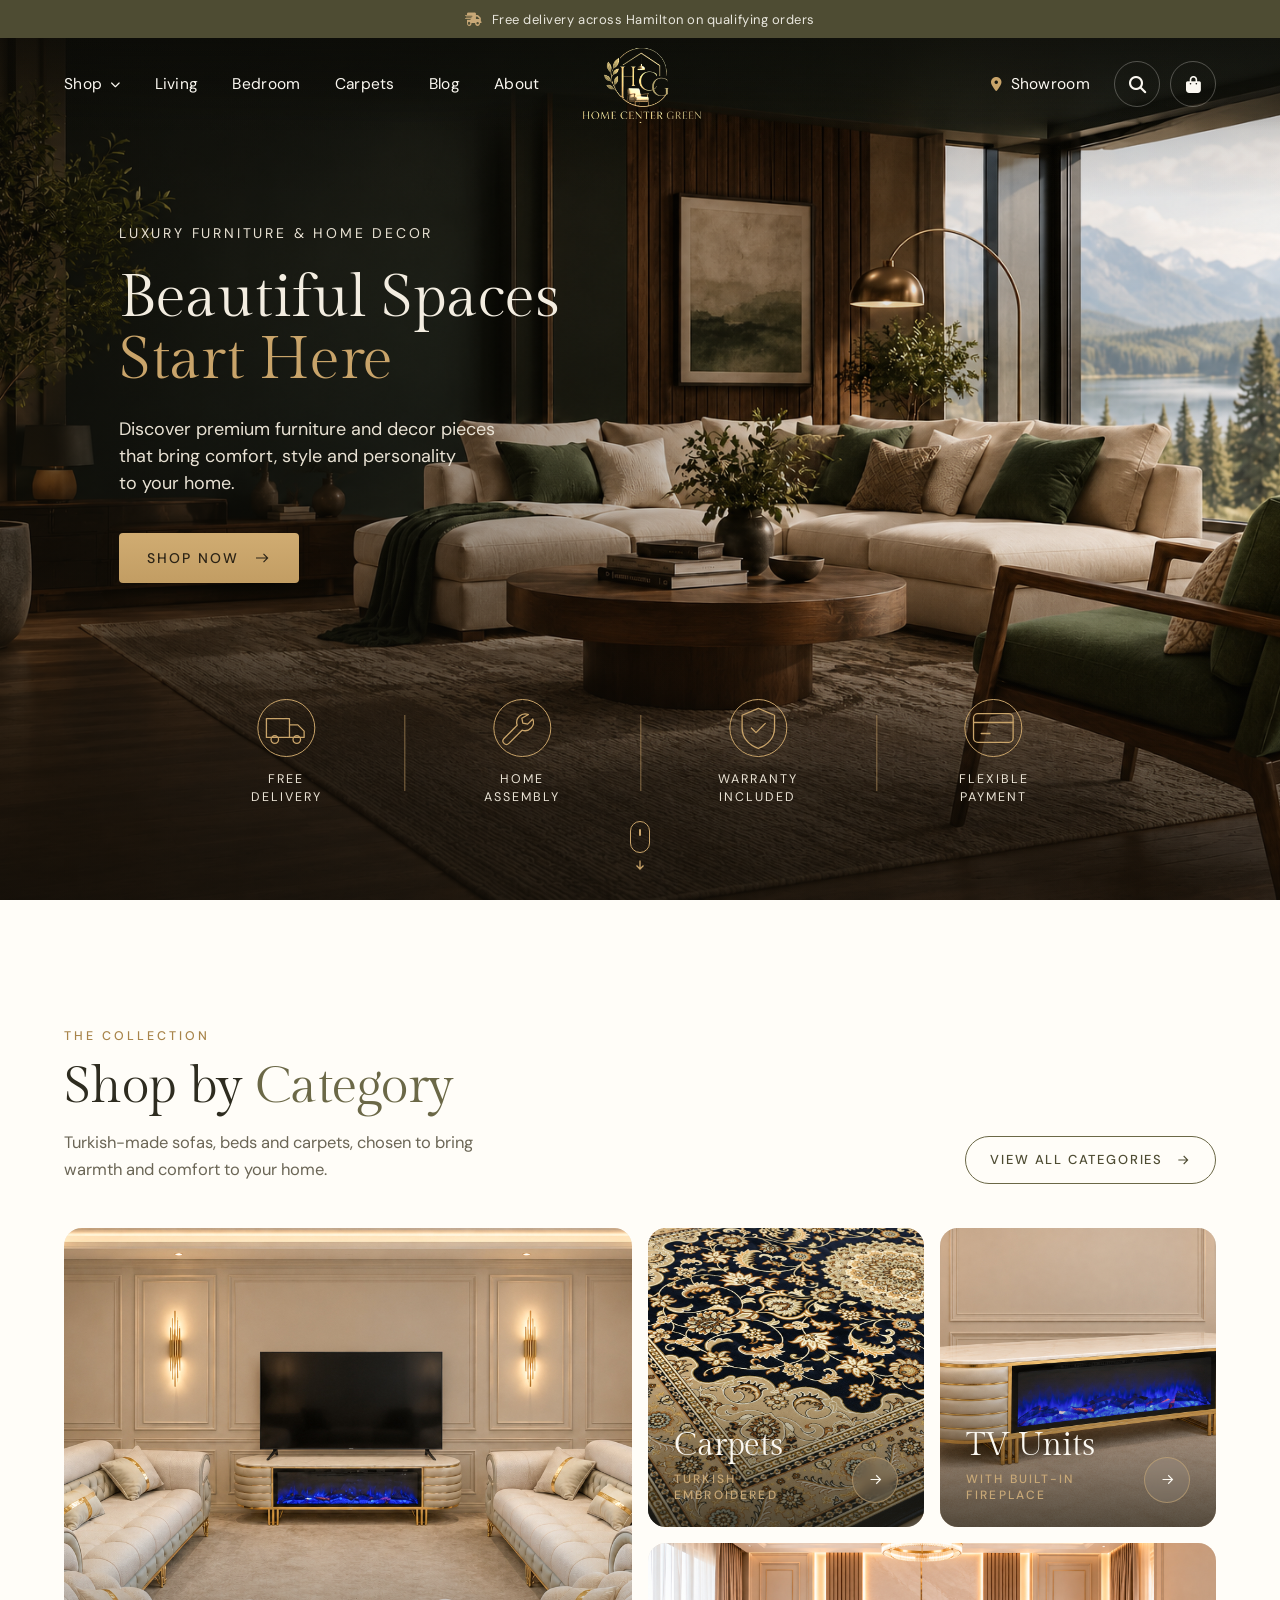
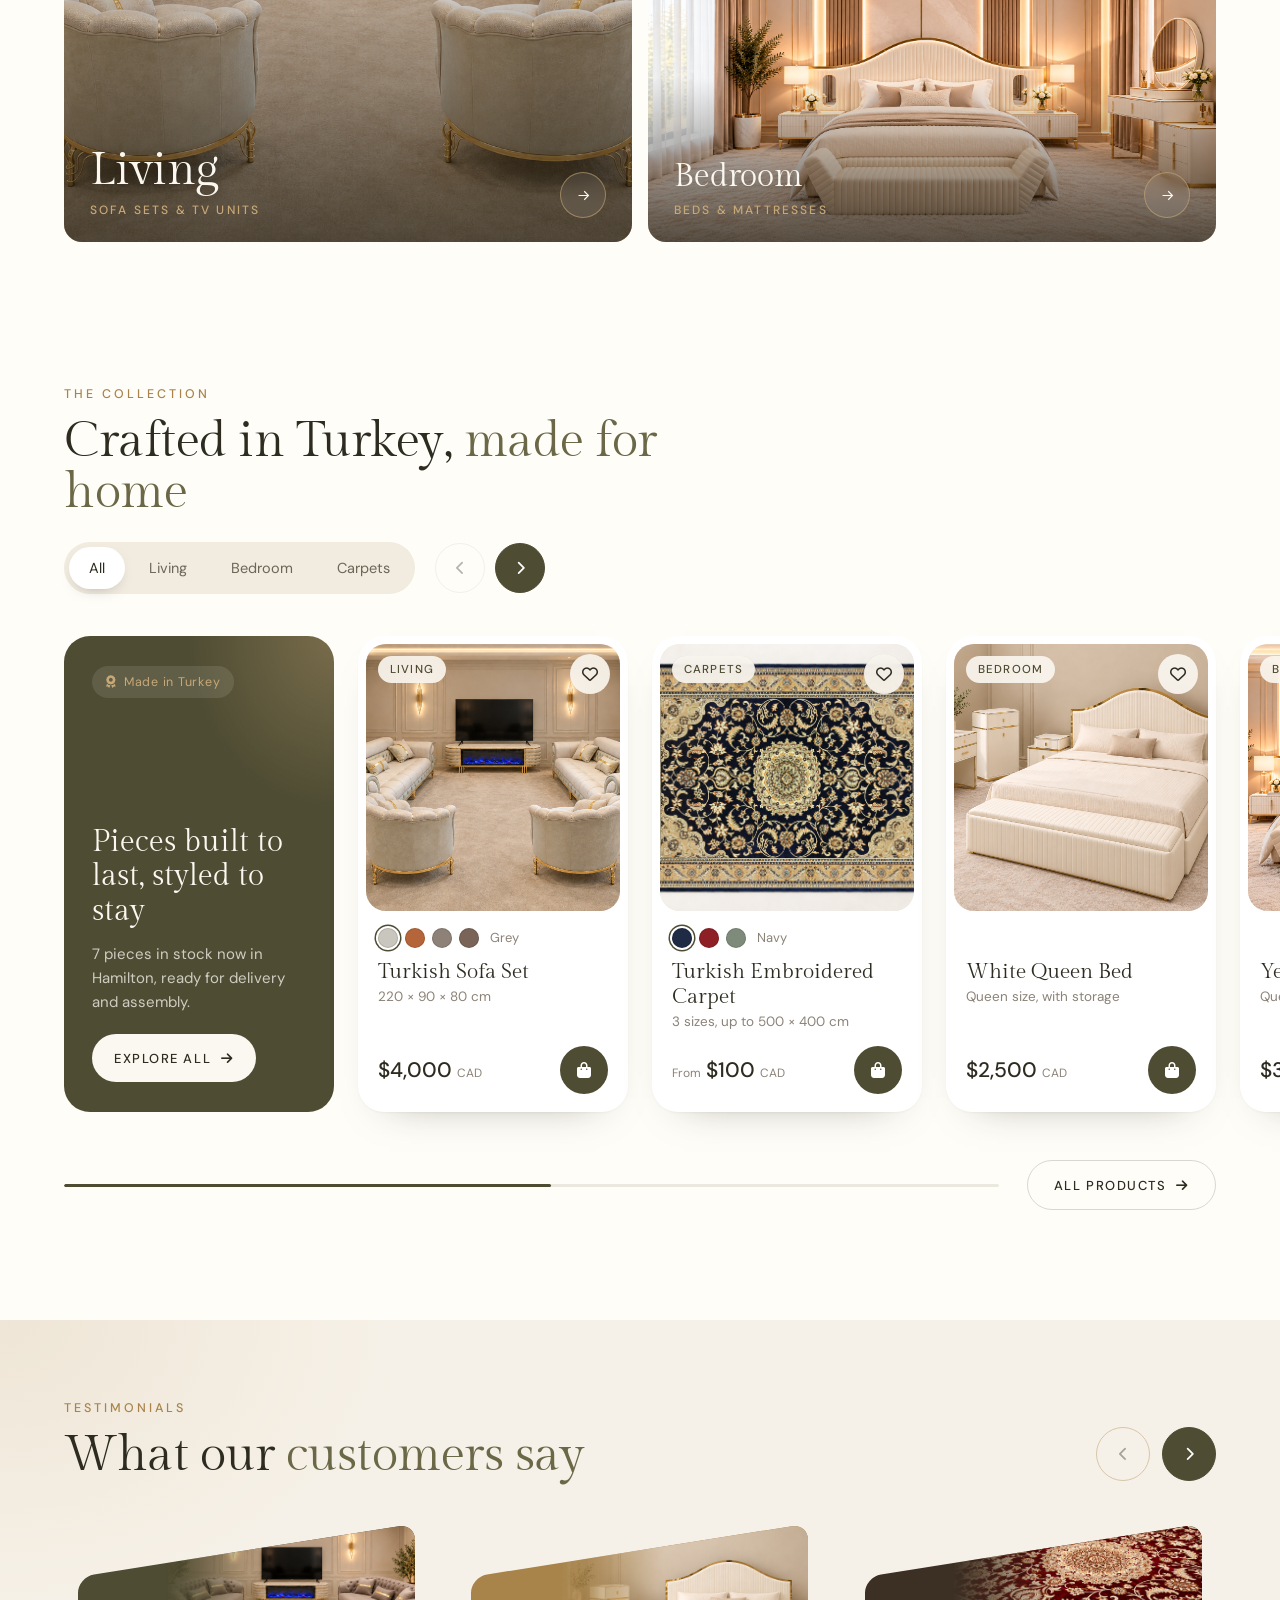
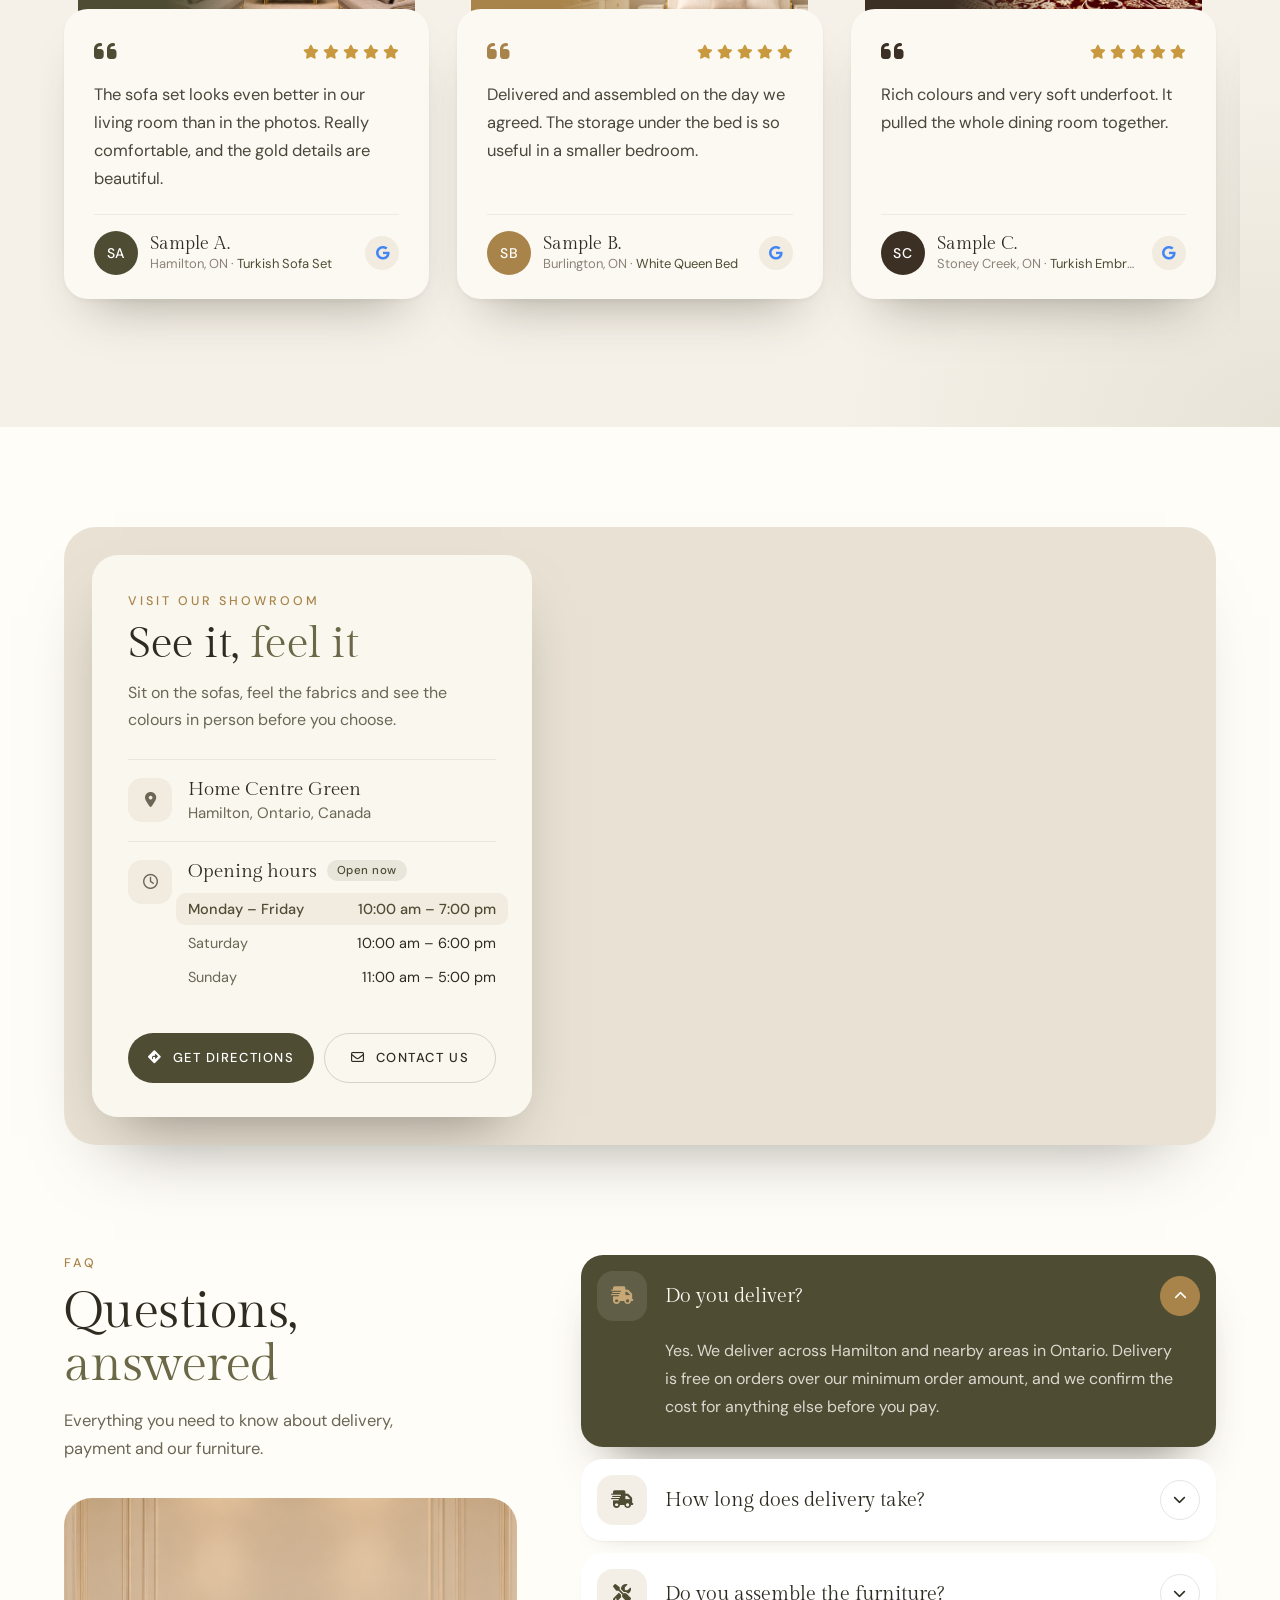
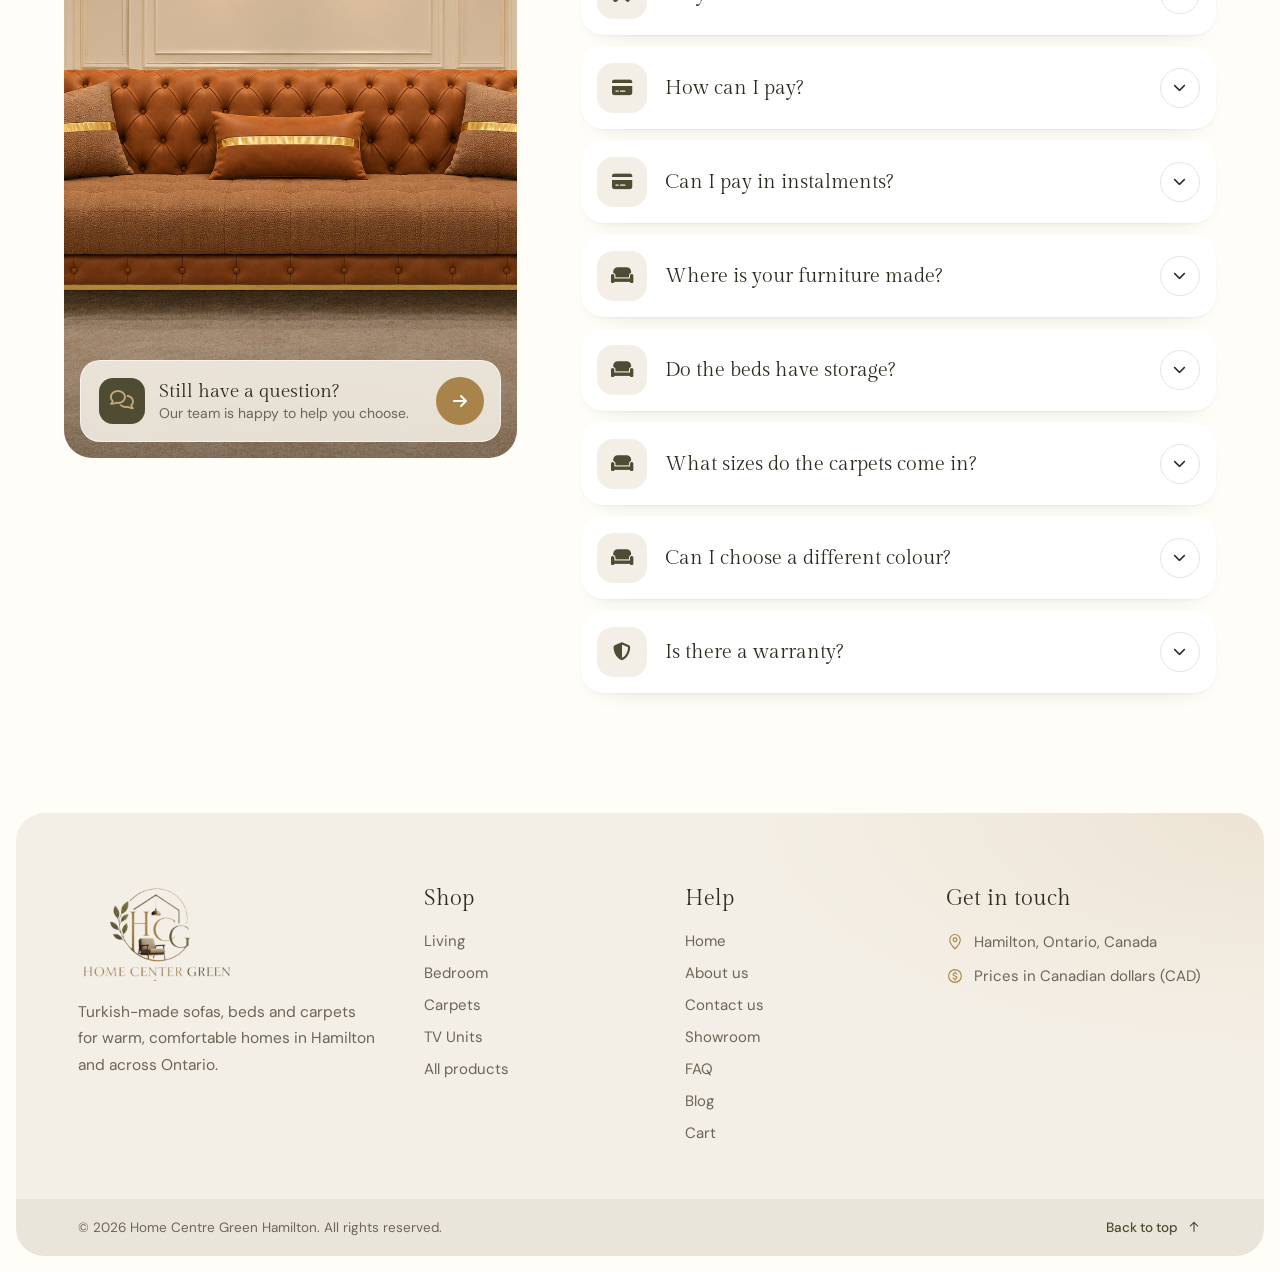
<file: index.html>
<!DOCTYPE html>
<html lang="en">

<head>
    <meta charset="UTF-8">
    <meta name="viewport" content="width=device-width, initial-scale=1.0">
    <title>Home Centre Green Hamilton</title>
    <link rel="icon" type="image/x-icon" href="assets/imgs/fav.png">

    <link rel="preconnect" href="https://fonts.googleapis.com">
    <link rel="preconnect" href="https://fonts.gstatic.com" crossorigin>
    <link
        href="https://fonts.googleapis.com/css2?family=Marcellus&family=Montserrat:wght@400;500;600&family=Roboto+Slab:wght@400&family=Roboto:wght@300&family=Epilogue:wght@300;400;500&family=Tenor+Sans&family=Inter:wght@400;500;600&family=Gilda+Display&family=DM+Sans:wght@400;500&family=Cormorant+Garamond:ital,wght@1,500;1,600&display=swap"
        rel="stylesheet">
    <link rel="stylesheet" href="assets/vendor/fontawesome/css/all.min.css?v=f2a96686">
    <link rel="stylesheet" href="assets/css/master.css?v=1840488e">
</head>

<body>
    <!-- ================= HEADER ================= -->
    <header class="hh-header" id="siteHeader">
        <!-- announcement strip: messages rotate (assets/js/header.js) -->
        <div class="hh-topbar">
            <div class="hh-msgs" aria-live="polite">
                <p class="hh-msg is-active"><i class="fa-solid fa-truck-fast" aria-hidden="true"></i> Free delivery across Hamilton on qualifying orders</p>
                <p class="hh-msg"><i class="fa-solid fa-store" aria-hidden="true"></i> Visit our showroom in Hamilton — <a href="#showroom">get directions</a></p>
                <p class="hh-msg"><i class="fa-regular fa-credit-card" aria-hidden="true"></i> Flexible payment options available</p>
            </div>
        </div>

        <div class="hh-bar">
            <button class="hh-burger" id="menuToggle" aria-label="Open menu" aria-expanded="false" aria-controls="mmenu"><span></span><span></span><span></span></button>

            <nav class="hh-nav hh-nav-left" aria-label="Main">
                <div class="hh-shop">
                    <button type="button" class="hh-link hh-shop-btn" aria-expanded="false" aria-controls="hhMega">Shop <i class="fa-solid fa-chevron-down" aria-hidden="true"></i></button>
                </div>
                <a class="hh-link" href="shop.html?cat=living">Living</a>
                <a class="hh-link" href="shop.html?cat=bedroom">Bedroom</a>
                <a class="hh-link" href="shop.html?cat=carpets">Carpets</a>
                <a class="hh-link" href="blog.html">Blog</a>
                <a class="hh-link" href="about.html">About</a>
            </nav>

            <a href="index.html" class="hh-logo" aria-label="Home Centre Green Hamilton - Home">
                <img src="assets/imgs/logo.png" alt="Home Centre Green Hamilton">
            </a>

            <div class="hh-right">
                <a class="hh-link hh-showroom" href="#showroom"><i class="fa-solid fa-location-dot" aria-hidden="true"></i> Showroom</a>
                <button type="button" class="hh-icon" id="hhSearchBtn" aria-label="Search" aria-expanded="false" aria-controls="hhSearch"><i class="fa-solid fa-magnifying-glass" aria-hidden="true"></i></button>
                <a class="hh-icon hh-cart" href="cart.html" aria-label="Cart"><i class="fa-solid fa-bag-shopping" aria-hidden="true"></i><span class="cart-count" id="cartCount"></span></a>
            </div>
        </div>

        <!-- Shop mega menu -->
        <div class="hh-mega" id="hhMega" hidden>
            <div class="hh-mega-inner">
                <div class="hh-mega-list">
                    <span class="hh-mega-title">Shop by room</span>
                    <a href="shop.html?cat=living"><i class="fa-solid fa-couch" aria-hidden="true"></i> Living</a>
                    <a href="shop.html?cat=bedroom"><i class="fa-solid fa-bed" aria-hidden="true"></i> Bedroom</a>
                    <a href="shop.html?cat=carpets"><i class="fa-solid fa-rug" aria-hidden="true"></i> Carpets</a>
                    <a href="shop.html?cat=tv-units"><i class="fa-solid fa-tv" aria-hidden="true"></i> TV Units</a>
                    <a href="shop.html" class="hh-mega-all">All products <i class="fa-solid fa-arrow-right" aria-hidden="true"></i></a>
                </div>
                <div class="hh-mega-cats">
                    <a href="shop.html?cat=living" class="hh-cat"><img src="assets/imgs/products/sofa-set/grey/1.jpg" alt="" loading="lazy"><span>Living</span></a>
                    <a href="shop.html?cat=bedroom" class="hh-cat"><img src="assets/imgs/products/queen-bed-yellow/1.jpg" alt="" loading="lazy"><span>Bedroom</span></a>
                    <a href="shop.html?cat=carpets" class="hh-cat"><img src="assets/imgs/products/carpet/navy/2.jpg" alt="" loading="lazy"><span>Carpets</span></a>
                    <a href="shop.html?cat=tv-units" class="hh-cat"><img src="assets/imgs/products/tv-fireplace/1.jpg" alt="" loading="lazy"><span>TV Units</span></a>
                </div>
                <a href="product.html?p=D0-0002" class="hh-feature">
                    <img src="assets/imgs/products/sofa-set/rust/2.jpg" alt="" loading="lazy">
                    <span class="hh-feature-body">
                        <small>Featured</small>
                        <strong>Turkish Sofa Set</strong>
                        <span>4 colours · $4,000</span>
                        <em>Shop now <i class="fa-solid fa-arrow-right" aria-hidden="true"></i></em>
                    </span>
                </a>
            </div>
        </div>

        <!-- search panel: live results from the product list -->
        <div class="hh-search" id="hhSearch" hidden>
            <div class="hh-search-inner">
                <label class="hh-search-field">
                    <i class="fa-solid fa-magnifying-glass" aria-hidden="true"></i>
                    <span class="sr-only">Search products</span>
                    <input type="search" id="hhSearchInput" placeholder="Search sofas, beds, carpets…" autocomplete="off">
                    <button type="button" class="hh-search-close" aria-label="Close search"><i class="fa-solid fa-xmark" aria-hidden="true"></i></button>
                </label>
                <div class="hh-search-popular">
                    <span>Popular:</span>
                    <button type="button" data-q="sofa">Sofa set</button>
                    <button type="button" data-q="queen">Queen beds</button>
                    <button type="button" data-q="carpet">Carpets</button>
                    <button type="button" data-q="tv">TV unit</button>
                </div>
                <div class="hh-results" role="list"></div>
            </div>
        </div>
    </header>
    <div class="hh-scrim" id="hhScrim" hidden></div>

    <!-- ================= SIDEBAR (mobile menu) ================= -->
    <div class="mmenu-backdrop" id="menuBackdrop" aria-hidden="true"></div>
    <div class="mmenu" id="mmenu" role="dialog" aria-modal="true" aria-label="Menu" aria-hidden="true">
        <div class="mmenu-top">
            <a href="index.html" class="mmenu-logo"><img src="assets/imgs/logo.png" alt="Home Centre Green Hamilton"></a>
            <button type="button" class="mmenu-close" id="menuClose" aria-label="Close menu"><span></span><span></span></button>
        </div>

        <div class="mmenu-body">
            <!-- page links: the current page gets aria-current from master.js -->
            <nav class="mm-nav" aria-label="Mobile">
                <ol>
                    <li class="mm-in"><a href="index.html" class="mm-link"><span class="mm-ic"><svg viewBox="0 0 24 24" aria-hidden="true"><path d="M4 10.5 12 4l8 6.5V20a1 1 0 0 1-1 1h-4.5v-6h-5v6H5a1 1 0 0 1-1-1z" /></svg></span><span class="mm-name">Home</span><span class="mm-arrow"><svg viewBox="0 0 24 24" aria-hidden="true"><path d="M9 6l6 6-6 6" /></svg></span></a></li>
                    <li class="mm-in"><a href="shop.html" class="mm-link"><span class="mm-ic"><svg viewBox="0 0 24 24" aria-hidden="true"><path d="M5 8h14l-1.2 12H6.2z" /><path d="M9 8V6a3 3 0 0 1 6 0v2" /></svg></span><span class="mm-name">Shop</span><span class="mm-arrow"><svg viewBox="0 0 24 24" aria-hidden="true"><path d="M9 6l6 6-6 6" /></svg></span></a></li>
                    <li class="mm-in"><a href="#showroom" class="mm-link"><span class="mm-ic"><i class="fa-solid fa-location-dot" aria-hidden="true"></i></span><span class="mm-name">Showroom</span><span class="mm-arrow"><svg viewBox="0 0 24 24" aria-hidden="true"><path d="M9 6l6 6-6 6" /></svg></span></a></li>
                    <li class="mm-in"><a href="about.html" class="mm-link"><span class="mm-ic"><i class="fa-solid fa-leaf" aria-hidden="true"></i></span><span class="mm-name">About</span><span class="mm-arrow"><svg viewBox="0 0 24 24" aria-hidden="true"><path d="M9 6l6 6-6 6" /></svg></span></a></li>
                    <li class="mm-in"><a href="#faq" class="mm-link"><span class="mm-ic"><i class="fa-regular fa-circle-question" aria-hidden="true"></i></span><span class="mm-name">FAQ</span><span class="mm-arrow"><svg viewBox="0 0 24 24" aria-hidden="true"><path d="M9 6l6 6-6 6" /></svg></span></a></li>
                    <li class="mm-in"><a href="blog.html" class="mm-link"><span class="mm-ic"><i class="fa-regular fa-newspaper" aria-hidden="true"></i></span><span class="mm-name">Blog</span><span class="mm-arrow"><svg viewBox="0 0 24 24" aria-hidden="true"><path d="M9 6l6 6-6 6" /></svg></span></a></li>
                    <li class="mm-in"><a href="contact.html" class="mm-link"><span class="mm-ic"><svg viewBox="0 0 24 24" aria-hidden="true"><path d="M5 4h4l2 5-2.5 1.5a11 11 0 0 0 5 5L15 13l5 2v4a1 1 0 0 1-1 1A16 16 0 0 1 4 5a1 1 0 0 1 1-1z" /></svg></span><span class="mm-name">Contact</span><span class="mm-arrow"><svg viewBox="0 0 24 24" aria-hidden="true"><path d="M9 6l6 6-6 6" /></svg></span></a></li>
                </ol>
            </nav>

            <!-- featured edit -->
            <a href="shop.html" class="mm-feature mm-in">
                <span class="mm-feature-img" style="background-image:url('assets/imgs/bg.png')"></span>
                <span class="mm-feature-copy">
                    <small>The living edit</small>
                    <strong>Warm woods,<br>soft linens</strong>
                    <span class="mm-feature-cta">Shop the look <svg viewBox="0 0 24 24" aria-hidden="true"><path d="M5 12h14M13 6l6 6-6 6" /></svg></span>
                </span>
            </a>

            <!-- help -->
            <div class="mm-help mm-in">
                <div class="mm-help-text">
                    <strong>Have a question about a piece?</strong>
                    <span>Ask us about sizes, colours or availability.</span>
                </div>
                <a href="contact.html" class="mm-help-btn">Contact us <svg viewBox="0 0 24 24" aria-hidden="true"><path d="M5 12h14M13 6l6 6-6 6" /></svg></a>
            </div>
        </div>
    </div>

    <main>
        <!-- ================= HERO v3 ================= -->
        <section class="hv-hero" id="hvHero" aria-roledescription="carousel" aria-label="Featured">
            <div class="hv-slides">
                <div class="hv-slide is-active">
                    <div class="hv-bg" style="background-image:url('assets/imgs/bg.png')"></div>
                    <div class="hv-content">
                        <p class="hv-eyebrow">Luxury Furniture &amp; Home Decor</p>
                        <h1 class="hv-title"><span>Beautiful Spaces</span><span class="hv-gold">Start Here</span></h1>
                        <p class="hv-desc">Discover premium furniture and decor pieces<br> that bring comfort, style and
                            personality<br> to your home.</p>
                        <a href="shop.html" class="hv-btn">Shop Now <svg viewBox="0 0 24 24" aria-hidden="true">
                                <path d="M4 12h15M14 6.5l5.5 5.5-5.5 5.5" />
                            </svg></a>
                    </div>
                </div>

                <div class="hv-slide hv-light">
                    <div class="hv-bg"
                        style="background-image:url('assets/imgs/products/queen-bed-yellow/1.jpg')">
                    </div>
                    <div class="hv-content">
                        <p class="hv-eyebrow">Turkish Bedroom Collection</p>
                        <h2 class="hv-title"><span>Rest in</span><span class="hv-gold">Pure Comfort</span></h2>
                        <p class="hv-desc">Upholstered queen and single beds<br> with built-in storage.</p>
                        <a href="shop.html?cat=bedroom" class="hv-btn">Shop Bedroom <svg viewBox="0 0 24 24" aria-hidden="true">
                                <path d="M4 12h15M14 6.5l5.5 5.5-5.5 5.5" />
                            </svg></a>
                    </div>
                </div>
            </div>

            <ul class="hv-features">
                <li>
                    <span class="hv-ic"><svg viewBox="1.5 3 21 18" aria-hidden="true">
                            <path d="M2.5 7.5h11v9h-11zM13.5 10.5h4l3 3v3h-7z" /><circle cx="6.5" cy="17.5" r="1.8" /><circle cx="17" cy="17.5" r="1.8" />
                        </svg></span>
                    <span class="hv-label">Free<br>Delivery</span>
                </li>
                <li>
                    <span class="hv-ic"><svg viewBox="3 3 18 18" aria-hidden="true">
                            <path d="M14.5 6.5a3.5 3.5 0 0 0-4.6 4.4L4.5 16.3a1.4 1.4 0 0 0 2 2l5.4-5.4a3.5 3.5 0 0 0 4.4-4.6l-2.1 2.1-2-.4-.4-2z" />
                        </svg></span>
                    <span class="hv-label">Home<br>Assembly</span>
                </li>
                <li>
                    <span class="hv-ic"><svg viewBox="3 2.5 18 19" aria-hidden="true">
                            <path d="M12 3.5l7 3v5.5c0 4.3-2.9 7.4-7 8.8-4.1-1.4-7-4.5-7-8.8V6.5z" /><path d="M9 12l2 2 4-4" />
                        </svg></span>
                    <span class="hv-label">Warranty<br>Included</span>
                </li>
                <li>
                    <span class="hv-ic"><svg viewBox="2 3.5 20 17" aria-hidden="true">
                            <rect x="3" y="5.5" width="18" height="13" rx="2" /><path d="M3 9.5h18M6.5 14.5h4" />
                        </svg></span>
                    <span class="hv-label">Flexible<br>Payment</span>
                </li>
            </ul>

            <a href="#catalog" class="hv-scroll" aria-label="Scroll to content">
                <span class="hv-mouse"></span>
                <svg viewBox="0 0 12 12" aria-hidden="true">
                    <path d="M6 1.5v8M2.5 6.5L6 10l3.5-3.5" />
                </svg>
            </a>
        </section>

        <!-- ================= SHOP BY CATEGORY ================= -->
        <section class="catalog" id="catalog">
            <div class="cat-head">
                <div>
                    <span class="cat-eyebrow">The Collection</span>
                    <h2>Shop by <em>Category</em></h2>
                    <p>Turkish-made sofas, beds and carpets, chosen to bring warmth and comfort to your home.</p>
                </div>
                <a href="shop.html" class="view-all">View all categories <svg viewBox="0 0 24 24" aria-hidden="true">
                        <path d="M5 12h14M13 6l6 6-6 6" />
                    </svg></a>
            </div>
            <div class="bento">
                <a href="shop.html?cat=living" class="tile t-living reveal">
                    <span class="img" style="background-image:url('assets/imgs/products/sofa-set/grey/1.jpg')"></span>
                    <span class="tile-body"><span><span class="tile-name">Living</span><span class="tile-count">Sofa sets &amp; TV units</span></span><span class="tile-go" aria-hidden="true"><svg viewBox="0 0 24 24">
                                <path d="M5 12h14M13 6l6 6-6 6" />
                            </svg></span></span>
                </a>
                <a href="shop.html?cat=carpets" class="tile t-lighting reveal">
                    <span class="img" style="background-image:url('assets/imgs/products/carpet/navy/2.jpg')"></span>
                    <span class="tile-body"><span><span class="tile-name">Carpets</span><span class="tile-count">Turkish embroidered</span></span><span class="tile-go" aria-hidden="true"><svg viewBox="0 0 24 24">
                                <path d="M5 12h14M13 6l6 6-6 6" />
                            </svg></span></span>
                </a>
                <a href="shop.html?cat=tv-units" class="tile t-dining reveal">
                    <span class="img" style="background-image:url('assets/imgs/products/tv-fireplace/1.jpg')"></span>
                    <span class="tile-body"><span><span class="tile-name">TV Units</span><span class="tile-count">With built-in fireplace</span></span><span class="tile-go" aria-hidden="true"><svg viewBox="0 0 24 24">
                                <path d="M5 12h14M13 6l6 6-6 6" />
                            </svg></span></span>
                </a>
                <a href="shop.html?cat=bedroom" class="tile t-bedroom reveal">
                    <span class="img" style="background-image:url('assets/imgs/products/queen-bed-yellow/1.jpg')"></span>
                    <span class="tile-body"><span><span class="tile-name">Bedroom</span><span class="tile-count">Beds &amp; mattresses</span></span><span class="tile-go" aria-hidden="true"><svg viewBox="0 0 24 24">
                                <path d="M5 12h14M13 6l6 6-6 6" />
                            </svg></span></span>
                </a>
            </div>
        </section>

        <!-- ================= PRODUCTS (cards rendered by assets/js/products.js) ================= -->
        <section class="hcg-products" id="featured">
            <div class="pc-head">
                <div>
                    <span class="pc-eyebrow">The Collection</span>
                    <h2>Crafted in Turkey, <em>made for home</em></h2>
                </div>
                <div class="pc-controls">
                    <div class="pc-tabs" role="tablist" aria-label="Filter by room">
                        <button type="button" class="pc-tab" role="tab" aria-selected="true" data-cat="all">All</button>
                        <button type="button" class="pc-tab" role="tab" aria-selected="false" data-cat="living">Living</button>
                        <button type="button" class="pc-tab" role="tab" aria-selected="false" data-cat="bedroom">Bedroom</button>
                        <button type="button" class="pc-tab" role="tab" aria-selected="false" data-cat="carpets">Carpets</button>
                    </div>
                    <div class="pc-arrows">
                        <button type="button" class="pc-prev" aria-label="Previous products"><i class="fa-solid fa-chevron-left" aria-hidden="true"></i></button>
                        <button type="button" class="pc-next" aria-label="Next products"><i class="fa-solid fa-chevron-right" aria-hidden="true"></i></button>
                    </div>
                </div>
            </div>
            <div class="pc-track"></div>
            <div class="pc-bottom">
                <div class="pc-progress" aria-hidden="true"><span></span></div>
                <a href="shop.html" class="pc-all">All products <i class="fa-solid fa-arrow-right" aria-hidden="true"></i></a>
            </div>
        </section>

        <!-- ================= CUSTOMER REVIEWS (filled by assets/js/reviews.js) ================= -->
        <section class="hcg-reviews" id="reviews" hidden>
            <div class="rv-wrap">
                <div class="rv-intro">
                    <div class="rv-titles">
                        <span class="rv-eyebrow">Testimonials</span>
                        <h2>What our <em>customers say</em></h2>
                    </div>
                    <div class="rv-arrows">
                        <button type="button" class="rv-prev" aria-label="Previous reviews"><i class="fa-solid fa-chevron-left" aria-hidden="true"></i></button>
                        <button type="button" class="rv-next" aria-label="Next reviews"><i class="fa-solid fa-chevron-right" aria-hidden="true"></i></button>
                    </div>
                </div>
                <div class="rv-track"></div>
            </div>
        </section>



        <!-- ================= VISIT OUR SHOWROOM ================= -->
        <section class="hcg-visit" id="showroom">
            <div class="vs-map">
                <iframe title="Home Centre Green on Google Maps"
                    src="https://www.google.com/maps/embed?pb=!1m18!1m12!1m3!1d2908.8583958194868!2d-79.84388882529855!3d43.19148198217321!2m3!1f0!2f0!3f0!3m2!1i1024!2i768!4f13.1!3m3!1m2!1s0x882c9b2ff7a672c5%3A0x1bd0aa5d4c8410de!2sHome%20centre%20green!5e0!3m2!1sen!2seg!4v1792586756932!5m2!1sen!2seg"
                    allowfullscreen loading="lazy" referrerpolicy="strict-origin-when-cross-origin"></iframe>
            </div>

            <div class="vs-card">
                <span class="vs-eyebrow">Visit our showroom</span>
                <h2>See it, <em>feel it</em></h2>
                <p class="vs-lead">Sit on the sofas, feel the fabrics and see the colours in person before you choose.</p>

                <!-- TODO: replace with the showroom's exact address -->
                <div class="vs-row">
                    <span class="vs-ic" aria-hidden="true"><i class="fa-solid fa-location-dot"></i></span>
                    <div><strong>Home Centre Green</strong><span>Hamilton, Ontario, Canada</span></div>
                </div>

                <!-- TODO: demo opening hours; data-days uses 0 = Sunday … 6 = Saturday -->
                <div class="vs-row">
                    <span class="vs-ic" aria-hidden="true"><i class="fa-regular fa-clock"></i></span>
                    <div class="vs-hours-wrap">
                        <strong>Opening hours <b class="vs-status" hidden></b></strong>
                        <ul class="vs-hours">
                            <li data-days="1,2,3,4,5" data-open="10:00" data-close="19:00"><span>Monday – Friday</span><span>10:00 am – 7:00 pm</span></li>
                            <li data-days="6" data-open="10:00" data-close="18:00"><span>Saturday</span><span>10:00 am – 6:00 pm</span></li>
                            <li data-days="0" data-open="11:00" data-close="17:00"><span>Sunday</span><span>11:00 am – 5:00 pm</span></li>
                        </ul>
                    </div>
                </div>

                <div class="vs-actions">
                    <a class="vs-btn vs-btn-main" href="https://www.google.com/maps/dir/?api=1&amp;destination=43.19148198217321,-79.84388882529855" target="_blank" rel="noopener"><i class="fa-solid fa-diamond-turn-right" aria-hidden="true"></i> Get directions</a>
                    <a class="vs-btn vs-btn-alt" href="contact.html"><i class="fa-regular fa-envelope" aria-hidden="true"></i> Contact us</a>
                </div>
            </div>
        </section>

        <!-- ================= FAQ (questions in assets/js/faq.js) ================= -->
        <section class="hcg-faq" id="faq">
            <div class="fq-wrap">
                <div class="fq-intro">
                    <span class="fq-eyebrow">FAQ</span>
                    <h2>Questions, <em>answered</em></h2>
                    <p>Everything you need to know about delivery, payment and our furniture.</p>
                </div>

                <div class="fq-list"></div>

                <aside class="fq-visual">
                    <img src="assets/imgs/products/sofa-set/rust/2.jpg" alt="" loading="lazy">
                    <div class="fq-help">
                        <span class="fq-help-icon" aria-hidden="true"><i class="fa-regular fa-comments"></i></span>
                        <div class="fq-help-text">
                            <strong>Still have a question?</strong>
                            <span>Our team is happy to help you choose.</span>
                        </div>
                        <a href="contact.html" class="fq-help-btn" aria-label="Contact us"><i class="fa-solid fa-arrow-right" aria-hidden="true"></i></a>
                    </div>
                </aside>
            </div>
        </section>
    </main>

    <!-- ================= FOOTER (also the #contact target) ================= -->
    <footer class="hcg-footer" id="contact">
        <div class="ft-top">
            <div class="ft-brand">
                <a href="index.html" class="ft-logo"><img src="assets/imgs/logo.png" alt="Home Centre Green Hamilton" loading="lazy"></a>
                <p>Turkish-made sofas, beds and carpets for warm, comfortable homes in Hamilton and across Ontario.</p>
            </div>

            <nav class="ft-col" aria-label="Shop">
                <h3>Shop</h3>
                <a href="shop.html?cat=living">Living</a>
                <a href="shop.html?cat=bedroom">Bedroom</a>
                <a href="shop.html?cat=carpets">Carpets</a>
                <a href="shop.html?cat=tv-units">TV Units</a>
                <a href="shop.html">All products</a>
            </nav>

            <nav class="ft-col" aria-label="Help">
                <h3>Help</h3>
                <a href="index.html">Home</a>
                <a href="about.html">About us</a>
                <a href="contact.html">Contact us</a>
                <a href="#showroom">Showroom</a>
                <a href="#faq">FAQ</a>
                <a href="blog.html">Blog</a>
                <a href="cart.html">Cart</a>
            </nav>

            <div class="ft-col ft-contact">
                <h3>Get in touch</h3>
                <span class="ft-line"><svg viewBox="0 0 24 24" aria-hidden="true"><path d="M12 21s-7-6.5-7-12a7 7 0 0 1 14 0c0 5.5-7 12-7 12z" /><circle cx="12" cy="9" r="2.5" /></svg>Hamilton, Ontario, Canada</span>
                <!-- TODO: add the store's real details, then uncomment:
                <a class="ft-line" href="tel:+1XXXXXXXXXX"><svg viewBox="0 0 24 24" aria-hidden="true"><path d="M5 4h4l2 5-2.5 1.5a11 11 0 0 0 5 5L15 13l5 2v4a1 1 0 0 1-1 1A16 16 0 0 1 4 5a1 1 0 0 1 1-1z" /></svg>+1 (XXX) XXX-XXXX</a>
                <a class="ft-line" href="mailto:hello@example.com"><svg viewBox="0 0 24 24" aria-hidden="true"><rect x="3" y="5" width="18" height="14" rx="2" /><path d="M3 7l9 6 9-6" /></svg>hello@example.com</a>
                <span class="ft-line"><svg viewBox="0 0 24 24" aria-hidden="true"><circle cx="12" cy="12" r="8.5" /><path d="M12 7.5V12l3 2" /></svg>Mon–Sat, 10am – 7pm</span>
                -->
                <span class="ft-line"><svg viewBox="0 0 24 24" aria-hidden="true"><circle cx="12" cy="12" r="8.5" /><path d="M14.5 9.3c-.5-.8-1.4-1.3-2.5-1.3-1.5 0-2.6.8-2.6 2s1.1 1.6 2.6 2 2.6.8 2.6 2-1.1 2-2.6 2c-1.1 0-2-.5-2.5-1.3M12 6.5V8M12 16v1.5" /></svg>Prices in Canadian dollars (CAD)</span>
            </div>
        </div>

        <div class="ft-bottom">
            <p>© <span id="ftYear"></span> Home Centre Green Hamilton. All rights reserved.</p>
            <a href="#hvHero" class="ft-top-btn">Back to top <svg viewBox="0 0 24 24" aria-hidden="true"><path d="M12 19V5M6 11l6-6 6 6" /></svg></a>
        </div>
    </footer>

    <script src="assets/js/catalog.js?v=321325dc"></script>
    <script src="assets/js/products.js?v=1671e81a"></script>
    <script src="assets/js/header.js?v=48c323ec"></script>
    <script src="assets/js/reviews.js?v=9a02d69d"></script>
    <script src="assets/js/faq.js?v=2452b54e"></script>
    <script src="assets/js/showroom.js?v=95acdeb0"></script>
    <script src="assets/js/master.js?v=8d5bb0e3"></script>
</body>

</html>
</file>
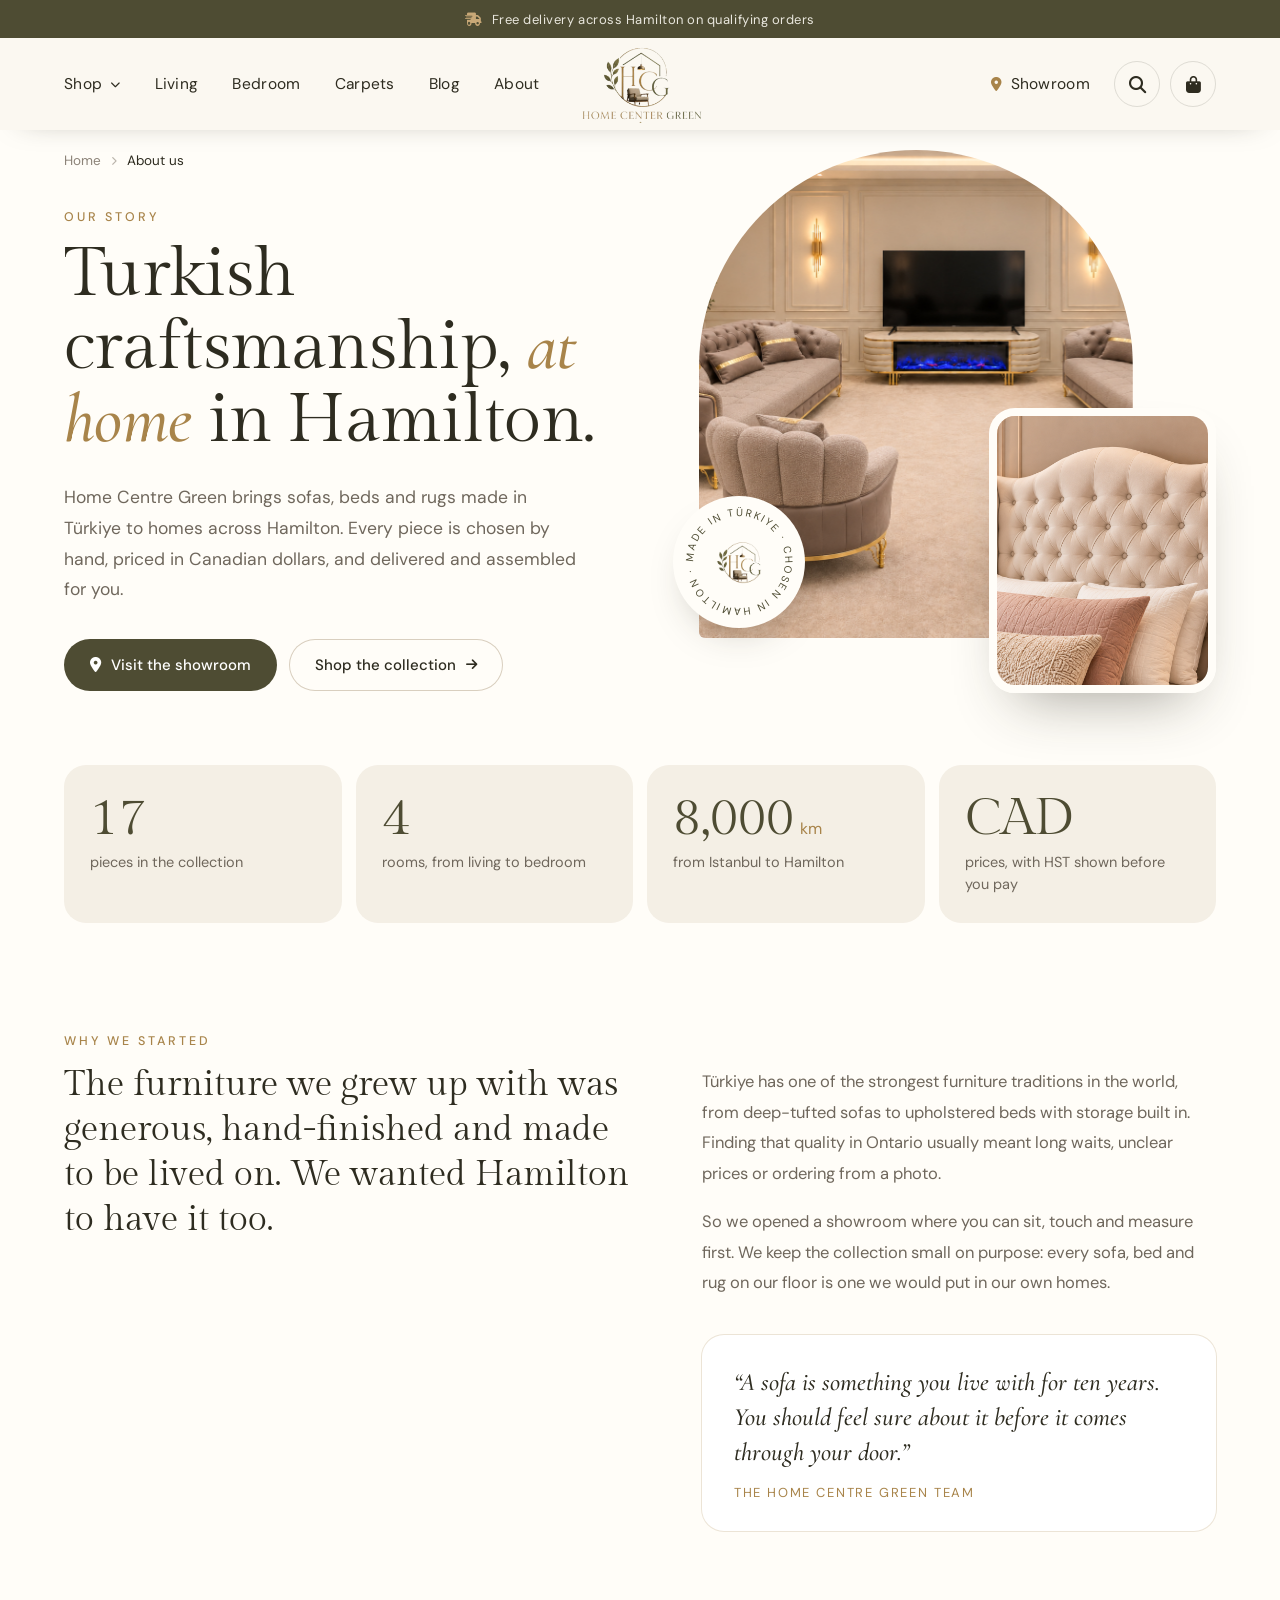
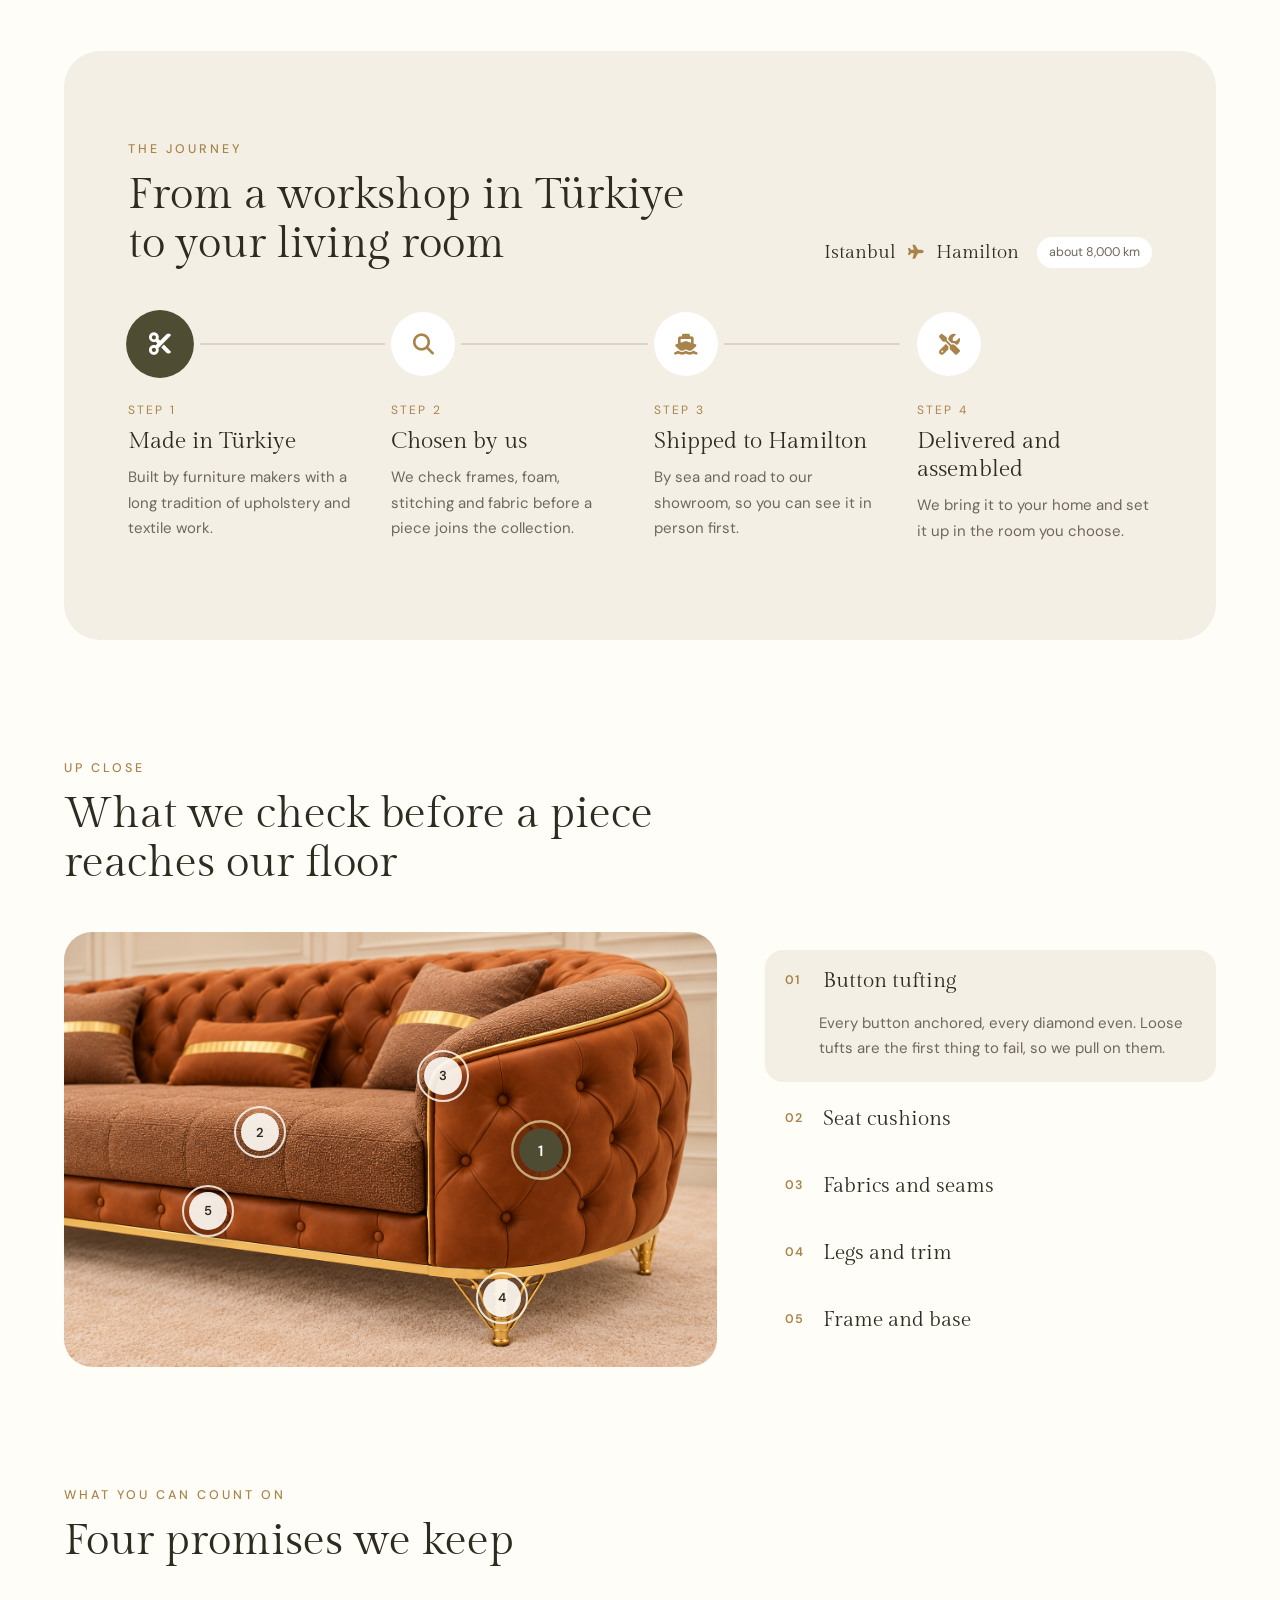
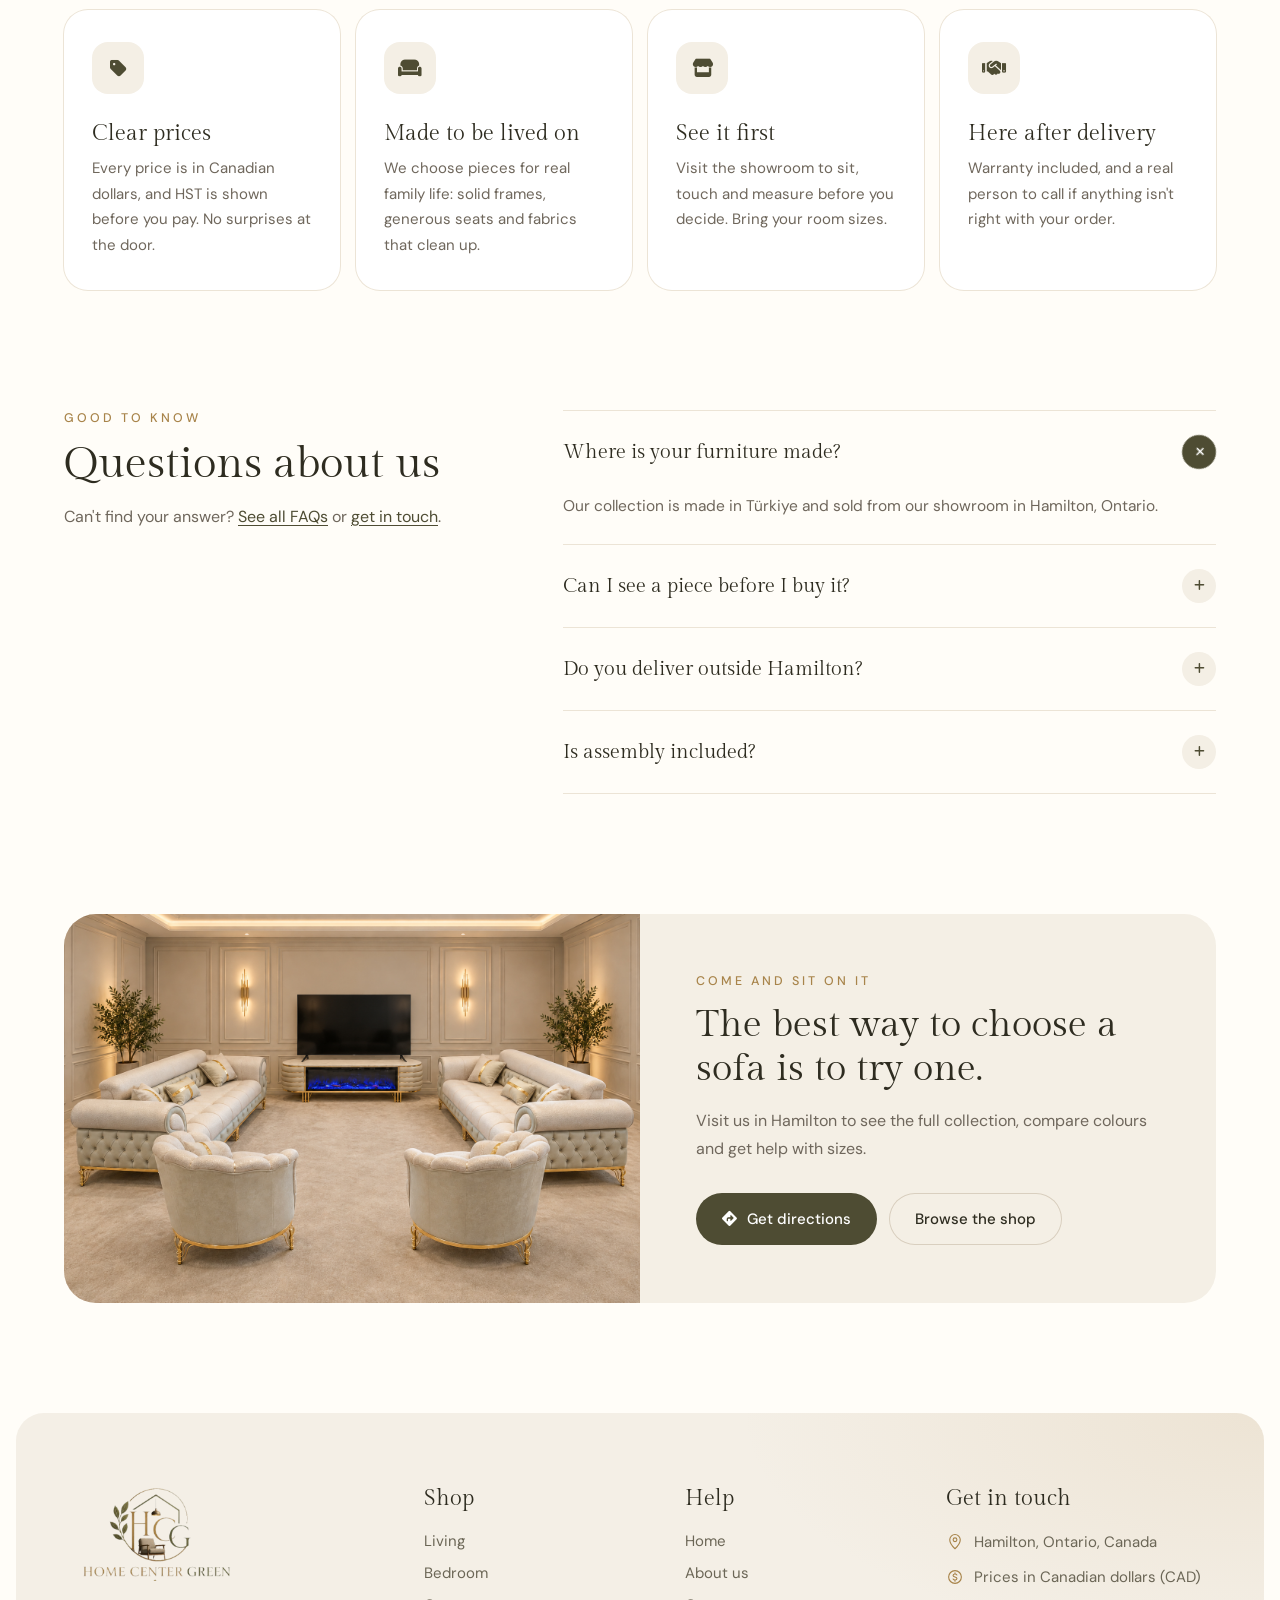
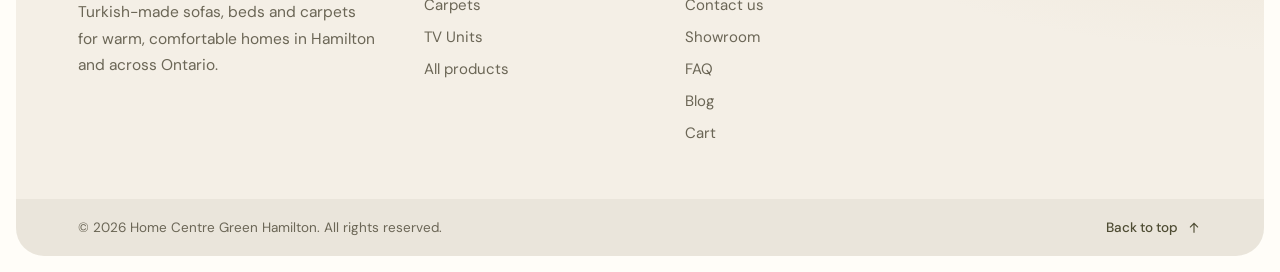
<file: about.html>
<!DOCTYPE html>
<html lang="en">

<head>
    <meta charset="UTF-8">
    <meta name="viewport" content="width=device-width, initial-scale=1.0">
    <title>About Us | Turkish Furniture Store in Hamilton | Home Centre Green</title>
    <meta name="description" content="Meet Home Centre Green, a Turkish furniture store in Hamilton, Ontario. How we choose every sofa, bed and rug, and how delivery and assembly work.">
    <link rel="canonical" href="https://el-mokhtas.github.io/DECOR/about.html">
    <meta property="og:type" content="website">
    <meta property="og:title" content="About Home Centre Green | Turkish Furniture in Hamilton">
    <meta property="og:description" content="Sofas, beds and rugs made in Türkiye, chosen by hand and delivered across Hamilton.">
    <meta property="og:image" content="https://el-mokhtas.github.io/DECOR/assets/imgs/products/sofa-set/taupe/1.jpg">
    <script>document.documentElement.classList.add("js")</script>
    <link rel="icon" type="image/x-icon" href="assets/imgs/fav.png">

    <link rel="preconnect" href="https://fonts.googleapis.com">
    <link rel="preconnect" href="https://fonts.gstatic.com" crossorigin>
    <link
        href="https://fonts.googleapis.com/css2?family=Marcellus&family=Montserrat:wght@400;500;600&family=Roboto+Slab:wght@400&family=Roboto:wght@300&family=Epilogue:wght@300;400;500&family=Tenor+Sans&family=Inter:wght@400;500;600&family=Gilda+Display&family=DM+Sans:wght@400;500&family=Cormorant+Garamond:ital,wght@1,500;1,600&display=swap"
        rel="stylesheet">
    <link rel="stylesheet" href="assets/vendor/fontawesome/css/all.min.css?v=f2a96686">
    <link rel="stylesheet" href="assets/css/master.css?v=1840488e">
    <link rel="stylesheet" href="assets/css/shop.css?v=4e4bff23">
    <link rel="stylesheet" href="assets/css/about.css?v=7c29159a">

    <script type="application/ld+json">
    {
        "@context": "https://schema.org",
        "@graph": [
            {
                "@type": "FurnitureStore",
                "@id": "https://el-mokhtas.github.io/DECOR/#store",
                "name": "Home Centre Green Hamilton",
                "url": "https://el-mokhtas.github.io/DECOR/",
                "logo": "https://el-mokhtas.github.io/DECOR/assets/imgs/logo.png",
                "image": "https://el-mokhtas.github.io/DECOR/assets/imgs/products/sofa-set/taupe/1.jpg",
                "description": "Turkish-made sofas, beds and rugs, sold from a showroom in Hamilton, Ontario, with delivery and assembly.",
                "address": { "@type": "PostalAddress", "addressLocality": "Hamilton", "addressRegion": "ON", "addressCountry": "CA" },
                "areaServed": "Hamilton, Ontario",
                "currenciesAccepted": "CAD"
            },
            {
                "@type": "AboutPage",
                "@id": "https://el-mokhtas.github.io/DECOR/about.html",
                "url": "https://el-mokhtas.github.io/DECOR/about.html",
                "name": "About Home Centre Green",
                "about": { "@id": "https://el-mokhtas.github.io/DECOR/#store" },
                "breadcrumb": {
                    "@type": "BreadcrumbList",
                    "itemListElement": [
                        { "@type": "ListItem", "position": 1, "name": "Home", "item": "https://el-mokhtas.github.io/DECOR/" },
                        { "@type": "ListItem", "position": 2, "name": "About us", "item": "https://el-mokhtas.github.io/DECOR/about.html" }
                    ]
                }
            },
            {
                "@type": "FAQPage",
                "mainEntity": [
                    { "@type": "Question", "name": "Where is your furniture made?", "acceptedAnswer": { "@type": "Answer", "text": "Our collection is made in Türkiye and sold from our showroom in Hamilton, Ontario." } },
                    { "@type": "Question", "name": "Can I see a piece before I buy it?", "acceptedAnswer": { "@type": "Answer", "text": "Yes. Visit the showroom to sit on the sofas, try the mattresses and see the fabrics and colours in person." } },
                    { "@type": "Question", "name": "Do you deliver outside Hamilton?", "acceptedAnswer": { "@type": "Answer", "text": "We deliver across Hamilton and nearby areas. Tell us your address and we will confirm the delivery day and cost." } },
                    { "@type": "Question", "name": "Is assembly included?", "acceptedAnswer": { "@type": "Answer", "text": "Yes. When we deliver, we assemble the piece in the room you choose. Pickup orders are not assembled." } }
                ]
            }
        ]
    }
    </script>
</head>

<body>
    <header class="hh-header is-solid" id="siteHeader">
        <!-- announcement strip: messages rotate (assets/js/header.js) -->
        <div class="hh-topbar">
            <div class="hh-msgs" aria-live="polite">
                <p class="hh-msg is-active"><i class="fa-solid fa-truck-fast" aria-hidden="true"></i> Free delivery across Hamilton on qualifying orders</p>
                <p class="hh-msg"><i class="fa-solid fa-store" aria-hidden="true"></i> Visit our showroom in Hamilton — <a href="index.html#showroom">get directions</a></p>
                <p class="hh-msg"><i class="fa-regular fa-credit-card" aria-hidden="true"></i> Flexible payment options available</p>
            </div>
        </div>

        <div class="hh-bar">
            <button class="hh-burger" id="menuToggle" aria-label="Open menu" aria-expanded="false" aria-controls="mmenu"><span></span><span></span><span></span></button>

            <nav class="hh-nav hh-nav-left" aria-label="Main">
                <div class="hh-shop">
                    <button type="button" class="hh-link hh-shop-btn" aria-expanded="false" aria-controls="hhMega">Shop <i class="fa-solid fa-chevron-down" aria-hidden="true"></i></button>
                </div>
                <a class="hh-link" href="shop.html?cat=living">Living</a>
                <a class="hh-link" href="shop.html?cat=bedroom">Bedroom</a>
                <a class="hh-link" href="shop.html?cat=carpets">Carpets</a>
                <a class="hh-link" href="blog.html">Blog</a>
                <a class="hh-link" href="about.html">About</a>
            </nav>

            <a href="index.html" class="hh-logo" aria-label="Home Centre Green Hamilton - Home">
                <img src="assets/imgs/logo.png" alt="Home Centre Green Hamilton">
            </a>

            <div class="hh-right">
                <a class="hh-link hh-showroom" href="index.html#showroom"><i class="fa-solid fa-location-dot" aria-hidden="true"></i> Showroom</a>
                <button type="button" class="hh-icon" id="hhSearchBtn" aria-label="Search" aria-expanded="false" aria-controls="hhSearch"><i class="fa-solid fa-magnifying-glass" aria-hidden="true"></i></button>
                <a class="hh-icon hh-cart" href="cart.html" aria-label="Cart"><i class="fa-solid fa-bag-shopping" aria-hidden="true"></i><span class="cart-count" id="cartCount"></span></a>
            </div>
        </div>

        <!-- Shop mega menu -->
        <div class="hh-mega" id="hhMega" hidden>
            <div class="hh-mega-inner">
                <div class="hh-mega-list">
                    <span class="hh-mega-title">Shop by room</span>
                    <a href="shop.html?cat=living"><i class="fa-solid fa-couch" aria-hidden="true"></i> Living</a>
                    <a href="shop.html?cat=bedroom"><i class="fa-solid fa-bed" aria-hidden="true"></i> Bedroom</a>
                    <a href="shop.html?cat=carpets"><i class="fa-solid fa-rug" aria-hidden="true"></i> Carpets</a>
                    <a href="shop.html?cat=tv-units"><i class="fa-solid fa-tv" aria-hidden="true"></i> TV Units</a>
                    <a href="shop.html" class="hh-mega-all">All products <i class="fa-solid fa-arrow-right" aria-hidden="true"></i></a>
                </div>
                <div class="hh-mega-cats">
                    <a href="shop.html?cat=living" class="hh-cat"><img src="assets/imgs/products/sofa-set/grey/1.jpg" alt="" loading="lazy"><span>Living</span></a>
                    <a href="shop.html?cat=bedroom" class="hh-cat"><img src="assets/imgs/products/queen-bed-yellow/1.jpg" alt="" loading="lazy"><span>Bedroom</span></a>
                    <a href="shop.html?cat=carpets" class="hh-cat"><img src="assets/imgs/products/carpet/navy/2.jpg" alt="" loading="lazy"><span>Carpets</span></a>
                    <a href="shop.html?cat=tv-units" class="hh-cat"><img src="assets/imgs/products/tv-fireplace/1.jpg" alt="" loading="lazy"><span>TV Units</span></a>
                </div>
                <a href="product.html?p=D0-0002" class="hh-feature">
                    <img src="assets/imgs/products/sofa-set/rust/2.jpg" alt="" loading="lazy">
                    <span class="hh-feature-body">
                        <small>Featured</small>
                        <strong>Turkish Sofa Set</strong>
                        <span>4 colours · $4,000</span>
                        <em>Shop now <i class="fa-solid fa-arrow-right" aria-hidden="true"></i></em>
                    </span>
                </a>
            </div>
        </div>

        <!-- search panel: live results from the product list -->
        <div class="hh-search" id="hhSearch" hidden>
            <div class="hh-search-inner">
                <label class="hh-search-field">
                    <i class="fa-solid fa-magnifying-glass" aria-hidden="true"></i>
                    <span class="sr-only">Search products</span>
                    <input type="search" id="hhSearchInput" placeholder="Search sofas, beds, carpets…" autocomplete="off">
                    <button type="button" class="hh-search-close" aria-label="Close search"><i class="fa-solid fa-xmark" aria-hidden="true"></i></button>
                </label>
                <div class="hh-search-popular">
                    <span>Popular:</span>
                    <button type="button" data-q="sofa">Sofa set</button>
                    <button type="button" data-q="queen">Queen beds</button>
                    <button type="button" data-q="carpet">Carpets</button>
                    <button type="button" data-q="tv">TV unit</button>
                </div>
                <div class="hh-results" role="list"></div>
            </div>
        </div>
    </header>
    <div class="hh-scrim" id="hhScrim" hidden></div>

    <!-- ================= SIDEBAR (mobile menu) ================= -->
    <div class="mmenu-backdrop" id="menuBackdrop" aria-hidden="true"></div>
    <div class="mmenu" id="mmenu" role="dialog" aria-modal="true" aria-label="Menu" aria-hidden="true">
        <div class="mmenu-top">
            <a href="index.html" class="mmenu-logo"><img src="assets/imgs/logo.png" alt="Home Centre Green Hamilton"></a>
            <button type="button" class="mmenu-close" id="menuClose" aria-label="Close menu"><span></span><span></span></button>
        </div>

        <div class="mmenu-body">
            <!-- page links: the current page gets aria-current from master.js -->
            <nav class="mm-nav" aria-label="Mobile">
                <ol>
                    <li class="mm-in"><a href="index.html" class="mm-link"><span class="mm-ic"><svg viewBox="0 0 24 24" aria-hidden="true"><path d="M4 10.5 12 4l8 6.5V20a1 1 0 0 1-1 1h-4.5v-6h-5v6H5a1 1 0 0 1-1-1z" /></svg></span><span class="mm-name">Home</span><span class="mm-arrow"><svg viewBox="0 0 24 24" aria-hidden="true"><path d="M9 6l6 6-6 6" /></svg></span></a></li>
                    <li class="mm-in"><a href="shop.html" class="mm-link"><span class="mm-ic"><svg viewBox="0 0 24 24" aria-hidden="true"><path d="M5 8h14l-1.2 12H6.2z" /><path d="M9 8V6a3 3 0 0 1 6 0v2" /></svg></span><span class="mm-name">Shop</span><span class="mm-arrow"><svg viewBox="0 0 24 24" aria-hidden="true"><path d="M9 6l6 6-6 6" /></svg></span></a></li>
                    <li class="mm-in"><a href="index.html#showroom" class="mm-link"><span class="mm-ic"><i class="fa-solid fa-location-dot" aria-hidden="true"></i></span><span class="mm-name">Showroom</span><span class="mm-arrow"><svg viewBox="0 0 24 24" aria-hidden="true"><path d="M9 6l6 6-6 6" /></svg></span></a></li>
                    <li class="mm-in"><a href="about.html" class="mm-link"><span class="mm-ic"><i class="fa-solid fa-leaf" aria-hidden="true"></i></span><span class="mm-name">About</span><span class="mm-arrow"><svg viewBox="0 0 24 24" aria-hidden="true"><path d="M9 6l6 6-6 6" /></svg></span></a></li>
                    <li class="mm-in"><a href="index.html#faq" class="mm-link"><span class="mm-ic"><i class="fa-regular fa-circle-question" aria-hidden="true"></i></span><span class="mm-name">FAQ</span><span class="mm-arrow"><svg viewBox="0 0 24 24" aria-hidden="true"><path d="M9 6l6 6-6 6" /></svg></span></a></li>
                    <li class="mm-in"><a href="blog.html" class="mm-link"><span class="mm-ic"><i class="fa-regular fa-newspaper" aria-hidden="true"></i></span><span class="mm-name">Blog</span><span class="mm-arrow"><svg viewBox="0 0 24 24" aria-hidden="true"><path d="M9 6l6 6-6 6" /></svg></span></a></li>
                    <li class="mm-in"><a href="contact.html" class="mm-link"><span class="mm-ic"><svg viewBox="0 0 24 24" aria-hidden="true"><path d="M5 4h4l2 5-2.5 1.5a11 11 0 0 0 5 5L15 13l5 2v4a1 1 0 0 1-1 1A16 16 0 0 1 4 5a1 1 0 0 1 1-1z" /></svg></span><span class="mm-name">Contact</span><span class="mm-arrow"><svg viewBox="0 0 24 24" aria-hidden="true"><path d="M9 6l6 6-6 6" /></svg></span></a></li>
                </ol>
            </nav>

            <!-- featured edit -->
            <a href="shop.html" class="mm-feature mm-in">
                <span class="mm-feature-img" style="background-image:url('assets/imgs/bg.png')"></span>
                <span class="mm-feature-copy">
                    <small>The living edit</small>
                    <strong>Warm woods,<br>soft linens</strong>
                    <span class="mm-feature-cta">Shop the look <svg viewBox="0 0 24 24" aria-hidden="true"><path d="M5 12h14M13 6l6 6-6 6" /></svg></span>
                </span>
            </a>

            <!-- help -->
            <div class="mm-help mm-in">
                <div class="mm-help-text">
                    <strong>Have a question about a piece?</strong>
                    <span>Ask us about sizes, colours or availability.</span>
                </div>
                <a href="contact.html" class="mm-help-btn">Contact us <svg viewBox="0 0 24 24" aria-hidden="true"><path d="M5 12h14M13 6l6 6-6 6" /></svg></a>
            </div>
        </div>
    </div>

    <!-- TODO: the story, quote and facts below are demo copy; swap in the store's real story before launch -->
    <main class="ab-page" id="top">

        <!-- ================= HERO ================= -->
        <section class="ab-hero">
            <div class="ab-hero-text">
                <nav class="ab-crumbs" aria-label="Breadcrumb">
                    <a href="index.html">Home</a><i class="fa-solid fa-chevron-right" aria-hidden="true"></i><span aria-current="page">About us</span>
                </nav>
                <span class="ab-eyebrow ab-rv">Our story</span>
                <h1 class="ab-rv">Turkish craftsmanship, <em>at home</em> in Hamilton.</h1>
                <p class="ab-lead ab-rv">Home Centre Green brings sofas, beds and rugs made in Türkiye to homes across Hamilton. Every piece is chosen by hand, priced in Canadian dollars, and delivered and assembled for you.</p>
                <div class="ab-ctas ab-rv">
                    <a href="index.html#showroom" class="ab-btn"><i class="fa-solid fa-location-dot" aria-hidden="true"></i> Visit the showroom</a>
                    <a href="shop.html" class="ab-btn ab-btn-ghost">Shop the collection <i class="fa-solid fa-arrow-right" aria-hidden="true"></i></a>
                </div>
            </div>

            <div class="ab-visual" aria-hidden="true">
                <div class="ab-arch"><img src="assets/imgs/products/sofa-set/taupe/1.jpg" alt=""></div>
                <div class="ab-small"><img src="assets/imgs/products/single-bed/cream/1.jpg" alt=""></div>
                <div class="ab-seal">
                    <svg viewBox="0 0 120 120">
                        <defs><path id="abSealPath" d="M60 60m-46 0a46 46 0 1 1 92 0a46 46 0 1 1-92 0" /></defs>
                        <text><textPath href="#abSealPath">Made in Türkiye · Chosen in Hamilton · </textPath></text>
                    </svg>
                    <img src="assets/imgs/fav.png" alt="">
                </div>
            </div>
        </section>

        <!-- ================= FACTS ================= -->
        <section class="ab-facts" aria-label="At a glance">
            <div class="ab-fact ab-rv"><strong><span data-count="17">17</span></strong><span>pieces in the collection</span></div>
            <div class="ab-fact ab-rv"><strong><span data-count="4">4</span></strong><span>rooms, from living to bedroom</span></div>
            <div class="ab-fact ab-rv"><strong><span data-count="8000">8,000</span><small>km</small></strong><span>from Istanbul to Hamilton</span></div>
            <div class="ab-fact ab-rv"><strong>CAD</strong><span>prices, with HST shown before you pay</span></div>
        </section>

        <!-- ================= STORY ================= -->
        <section class="ab-story">
            <div class="ab-story-head ab-rv">
                <span class="ab-eyebrow">Why we started</span>
                <p class="ab-big">The furniture we grew up with was generous, hand-finished and made to be lived on. We wanted Hamilton to have it too.</p>
            </div>
            <div class="ab-story-body ab-rv">
                <p>Türkiye has one of the strongest furniture traditions in the world, from deep-tufted sofas to upholstered beds with storage built in. Finding that quality in Ontario usually meant long waits, unclear prices or ordering from a photo.</p>
                <p>So we opened a showroom where you can sit, touch and measure first. We keep the collection small on purpose: every sofa, bed and rug on our floor is one we would put in our own homes.</p>
                <blockquote class="ab-quote">
                    <p>“A sofa is something you live with for ten years. You should feel sure about it before it comes through your door.”</p>
                    <cite>The Home Centre Green team</cite>
                </blockquote>
            </div>
        </section>

        <!-- ================= JOURNEY ================= -->
        <section class="ab-journey" id="abJourney">
            <div class="ab-sec-head ab-rv">
                <span class="ab-eyebrow">The journey</span>
                <h2>From a workshop in Türkiye to your living room</h2>
                <p class="ab-route"><span>Istanbul</span><i class="fa-solid fa-plane" aria-hidden="true"></i><span>Hamilton</span><small>about 8,000 km</small></p>
            </div>
            <ol class="ab-steps">
                <li class="ab-step">
                    <span class="ab-step-ic"><i class="fa-solid fa-scissors" aria-hidden="true"></i></span>
                    <small>Step 1</small>
                    <h3>Made in Türkiye</h3>
                    <p>Built by furniture makers with a long tradition of upholstery and textile work.</p>
                </li>
                <li class="ab-step">
                    <span class="ab-step-ic"><i class="fa-solid fa-magnifying-glass" aria-hidden="true"></i></span>
                    <small>Step 2</small>
                    <h3>Chosen by us</h3>
                    <p>We check frames, foam, stitching and fabric before a piece joins the collection.</p>
                </li>
                <li class="ab-step">
                    <span class="ab-step-ic"><i class="fa-solid fa-ship" aria-hidden="true"></i></span>
                    <small>Step 3</small>
                    <h3>Shipped to Hamilton</h3>
                    <p>By sea and road to our showroom, so you can see it in person first.</p>
                </li>
                <li class="ab-step">
                    <span class="ab-step-ic"><i class="fa-solid fa-screwdriver-wrench" aria-hidden="true"></i></span>
                    <small>Step 4</small>
                    <h3>Delivered and assembled</h3>
                    <p>We bring it to your home and set it up in the room you choose.</p>
                </li>
            </ol>
        </section>

        <!-- ================= QUALITY HOTSPOTS ================= -->
        <section class="ab-detail">
            <div class="ab-sec-head ab-rv">
                <span class="ab-eyebrow">Up close</span>
                <h2>What we check before a piece reaches our floor</h2>
            </div>
            <div class="ab-detail-grid">
                <div class="ab-spots ab-rv">
                    <img src="assets/imgs/products/sofa-set/rust/4.jpg" alt="Close-up of the rust sofa: button tufting, textured seat and gold legs" loading="lazy">
                    <button type="button" class="ab-dot" data-i="0" style="left:73%;top:50%" aria-label="Button tufting"><span>1</span></button>
                    <button type="button" class="ab-dot" data-i="1" style="left:30%;top:46%" aria-label="Seat cushions"><span>2</span></button>
                    <button type="button" class="ab-dot" data-i="2" style="left:58%;top:33%" aria-label="Fabrics and seams"><span>3</span></button>
                    <button type="button" class="ab-dot" data-i="3" style="left:67%;top:84%" aria-label="Legs and trim"><span>4</span></button>
                    <button type="button" class="ab-dot" data-i="4" style="left:22%;top:64%" aria-label="Frame and base"><span>5</span></button>
                </div>
                <ol class="ab-checks">
                    <li><button type="button" data-i="0" aria-expanded="true"><b>01</b>Button tufting</button><p>Every button anchored, every diamond even. Loose tufts are the first thing to fail, so we pull on them.</p></li>
                    <li><button type="button" data-i="1" aria-expanded="false"><b>02</b>Seat cushions</button><p>We sit on every model. The foam should spring back and keep its shape, not sink after a few minutes.</p></li>
                    <li><button type="button" data-i="2" aria-expanded="false"><b>03</b>Fabrics and seams</button><p>Textured fabric against smooth upholstery, with seams that run straight and edges that are finished.</p></li>
                    <li><button type="button" data-i="3" aria-expanded="false"><b>04</b>Legs and trim</button><p>Metal legs and trim should be level, firm and finished on every edge, with no sharp corners.</p></li>
                    <li><button type="button" data-i="4" aria-expanded="false"><b>05</b>Frame and base</button><p>No creaks and no wobble. Joints should feel solid when you lean on an arm or sit on the edge.</p></li>
                </ol>
            </div>
        </section>

        <!-- ================= VALUES ================= -->
        <section class="ab-values">
            <div class="ab-sec-head ab-rv">
                <span class="ab-eyebrow">What you can count on</span>
                <h2>Four promises we keep</h2>
            </div>
            <div class="ab-value-grid">
                <article class="ab-value ab-rv">
                    <span class="ab-value-ic"><i class="fa-solid fa-tag" aria-hidden="true"></i></span>
                    <h3>Clear prices</h3>
                    <p>Every price is in Canadian dollars, and HST is shown before you pay. No surprises at the door.</p>
                </article>
                <article class="ab-value ab-rv">
                    <span class="ab-value-ic"><i class="fa-solid fa-couch" aria-hidden="true"></i></span>
                    <h3>Made to be lived on</h3>
                    <p>We choose pieces for real family life: solid frames, generous seats and fabrics that clean up.</p>
                </article>
                <article class="ab-value ab-rv">
                    <span class="ab-value-ic"><i class="fa-solid fa-store" aria-hidden="true"></i></span>
                    <h3>See it first</h3>
                    <p>Visit the showroom to sit, touch and measure before you decide. Bring your room sizes.</p>
                </article>
                <article class="ab-value ab-rv">
                    <span class="ab-value-ic"><i class="fa-solid fa-handshake" aria-hidden="true"></i></span>
                    <h3>Here after delivery</h3>
                    <p>Warranty included, and a real person to call if anything isn't right with your order.</p>
                </article>
            </div>
        </section>

        <!-- ================= FAQ ================= -->
        <section class="ab-faq">
            <div class="ab-sec-head ab-rv">
                <span class="ab-eyebrow">Good to know</span>
                <h2>Questions about us</h2>
                <p>Can't find your answer? <a href="index.html#faq">See all FAQs</a> or <a href="contact.html">get in touch</a>.</p>
            </div>
            <div class="ab-faq-list ab-rv">
                <details open>
                    <summary>Where is your furniture made?<i class="fa-solid fa-plus" aria-hidden="true"></i></summary>
                    <p>Our collection is made in Türkiye and sold from our showroom in Hamilton, Ontario.</p>
                </details>
                <details>
                    <summary>Can I see a piece before I buy it?<i class="fa-solid fa-plus" aria-hidden="true"></i></summary>
                    <p>Yes. Visit the showroom to sit on the sofas, try the mattresses and see the fabrics and colours in person.</p>
                </details>
                <details>
                    <summary>Do you deliver outside Hamilton?<i class="fa-solid fa-plus" aria-hidden="true"></i></summary>
                    <p>We deliver across Hamilton and nearby areas. Tell us your address and we will confirm the delivery day and cost.</p>
                </details>
                <details>
                    <summary>Is assembly included?<i class="fa-solid fa-plus" aria-hidden="true"></i></summary>
                    <p>Yes. When we deliver, we assemble the piece in the room you choose. Pickup orders are not assembled.</p>
                </details>
            </div>
        </section>

        <!-- ================= CTA ================= -->
        <section class="ab-cta ab-rv">
            <div class="ab-cta-img"><img src="assets/imgs/products/sofa-set/grey/1.jpg" alt="The grey sofa set in a bright living room" loading="lazy"></div>
            <div class="ab-cta-text">
                <span class="ab-eyebrow">Come and sit on it</span>
                <h2>The best way to choose a sofa is to try one.</h2>
                <p>Visit us in Hamilton to see the full collection, compare colours and get help with sizes.</p>
                <div class="ab-ctas">
                    <a href="index.html#showroom" class="ab-btn"><i class="fa-solid fa-diamond-turn-right" aria-hidden="true"></i> Get directions</a>
                    <a href="shop.html" class="ab-btn ab-btn-ghost">Browse the shop</a>
                </div>
            </div>
        </section>
    </main>

    <!-- ================= FOOTER (also the #contact target) ================= -->
    <footer class="hcg-footer" id="contact">
        <div class="ft-top">
            <div class="ft-brand">
                <a href="index.html" class="ft-logo"><img src="assets/imgs/logo.png" alt="Home Centre Green Hamilton" loading="lazy"></a>
                <p>Turkish-made sofas, beds and carpets for warm, comfortable homes in Hamilton and across Ontario.</p>
            </div>

            <nav class="ft-col" aria-label="Shop">
                <h3>Shop</h3>
                <a href="shop.html?cat=living">Living</a>
                <a href="shop.html?cat=bedroom">Bedroom</a>
                <a href="shop.html?cat=carpets">Carpets</a>
                <a href="shop.html?cat=tv-units">TV Units</a>
                <a href="shop.html">All products</a>
            </nav>

            <nav class="ft-col" aria-label="Help">
                <h3>Help</h3>
                <a href="index.html">Home</a>
                <a href="about.html">About us</a>
                <a href="contact.html">Contact us</a>
                <a href="index.html#showroom">Showroom</a>
                <a href="index.html#faq">FAQ</a>
                <a href="blog.html">Blog</a>
                <a href="cart.html">Cart</a>
            </nav>

            <div class="ft-col ft-contact">
                <h3>Get in touch</h3>
                <span class="ft-line"><svg viewBox="0 0 24 24" aria-hidden="true"><path d="M12 21s-7-6.5-7-12a7 7 0 0 1 14 0c0 5.5-7 12-7 12z" /><circle cx="12" cy="9" r="2.5" /></svg>Hamilton, Ontario, Canada</span>
                <!-- TODO: add the store's real details, then uncomment:
                <a class="ft-line" href="tel:+1XXXXXXXXXX"><svg viewBox="0 0 24 24" aria-hidden="true"><path d="M5 4h4l2 5-2.5 1.5a11 11 0 0 0 5 5L15 13l5 2v4a1 1 0 0 1-1 1A16 16 0 0 1 4 5a1 1 0 0 1 1-1z" /></svg>+1 (XXX) XXX-XXXX</a>
                <a class="ft-line" href="mailto:hello@example.com"><svg viewBox="0 0 24 24" aria-hidden="true"><rect x="3" y="5" width="18" height="14" rx="2" /><path d="M3 7l9 6 9-6" /></svg>hello@example.com</a>
                <span class="ft-line"><svg viewBox="0 0 24 24" aria-hidden="true"><circle cx="12" cy="12" r="8.5" /><path d="M12 7.5V12l3 2" /></svg>Mon–Sat, 10am – 7pm</span>
                -->
                <span class="ft-line"><svg viewBox="0 0 24 24" aria-hidden="true"><circle cx="12" cy="12" r="8.5" /><path d="M14.5 9.3c-.5-.8-1.4-1.3-2.5-1.3-1.5 0-2.6.8-2.6 2s1.1 1.6 2.6 2 2.6.8 2.6 2-1.1 2-2.6 2c-1.1 0-2-.5-2.5-1.3M12 6.5V8M12 16v1.5" /></svg>Prices in Canadian dollars (CAD)</span>
            </div>
        </div>

        <div class="ft-bottom">
            <p>© <span id="ftYear"></span> Home Centre Green Hamilton. All rights reserved.</p>
            <a href="#top" class="ft-top-btn">Back to top <svg viewBox="0 0 24 24" aria-hidden="true"><path d="M12 19V5M6 11l6-6 6 6" /></svg></a>
        </div>
    </footer>

    <script src="assets/js/catalog.js?v=321325dc"></script>
    <script src="assets/js/header.js?v=48c323ec"></script>
    <script src="assets/js/about.js?v=f07ac259"></script>
    <script src="assets/js/master.js?v=8d5bb0e3"></script>
</body>

</html>
</file>
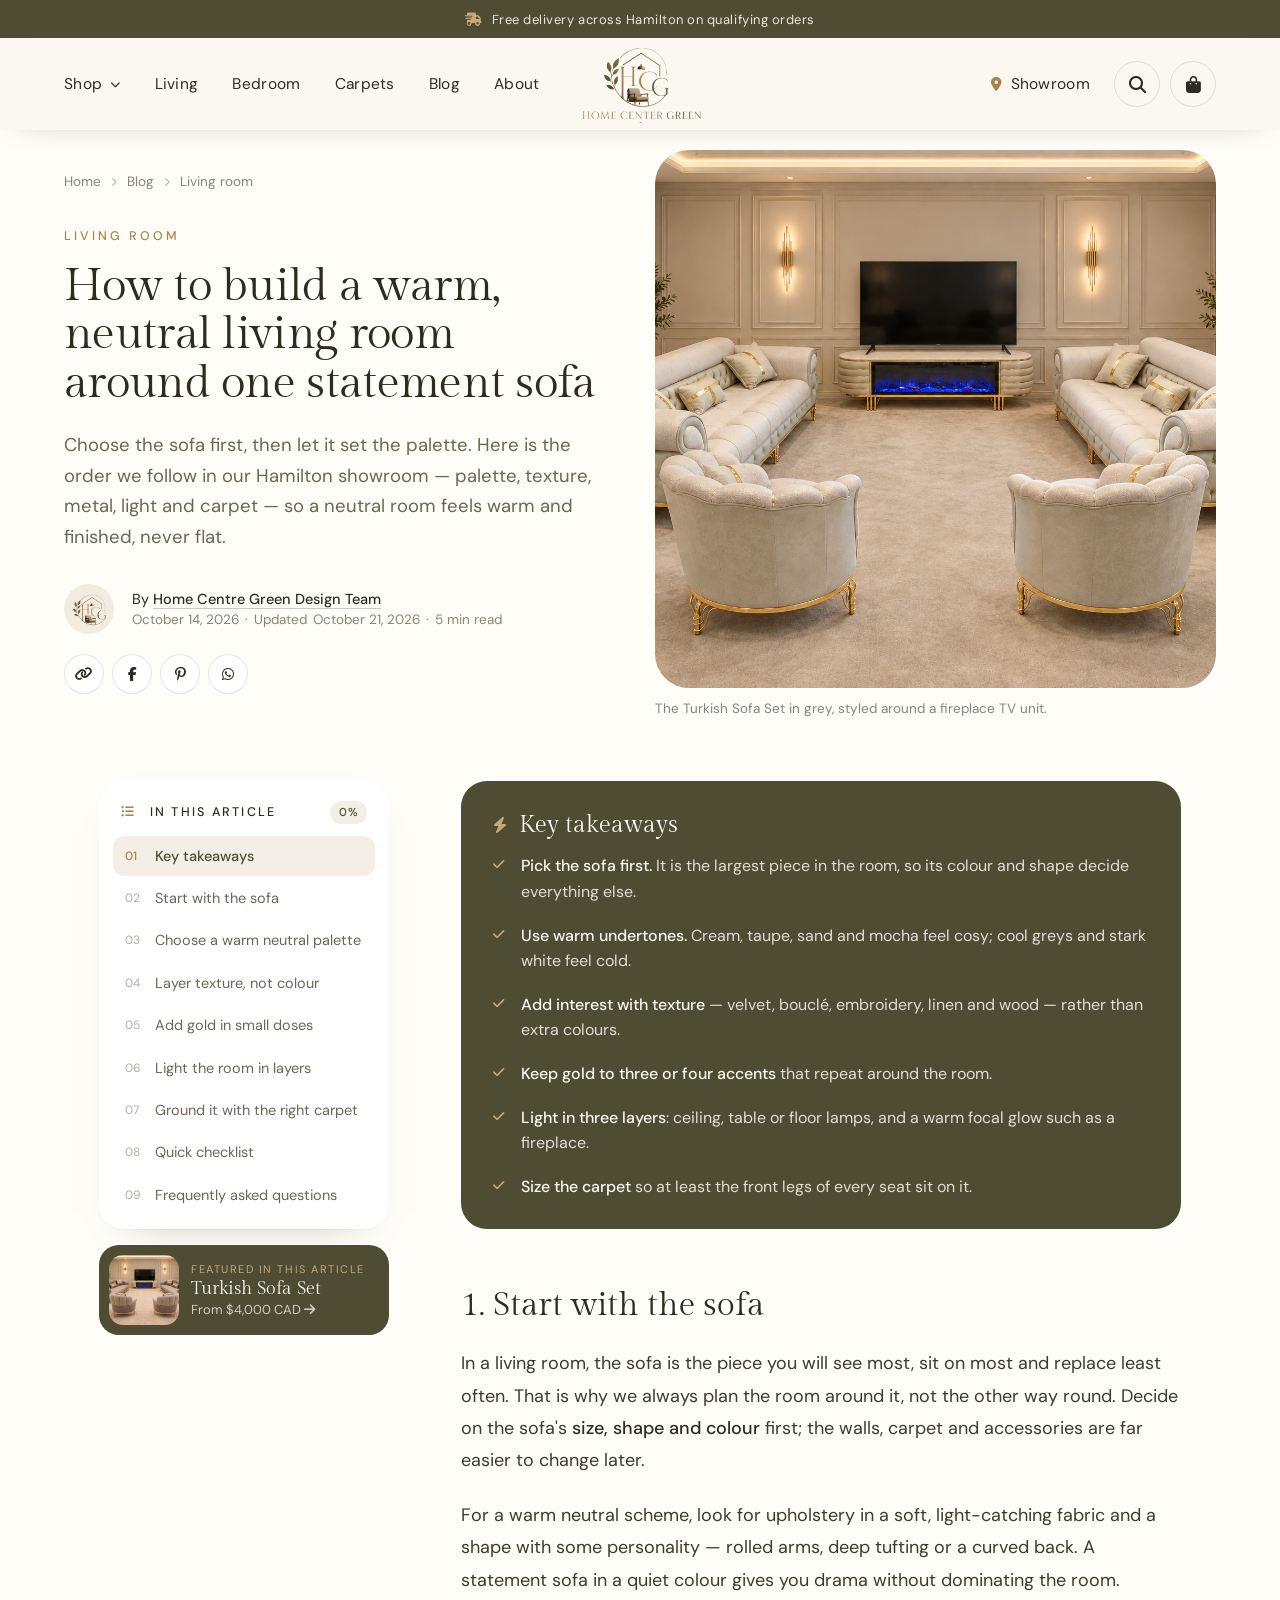
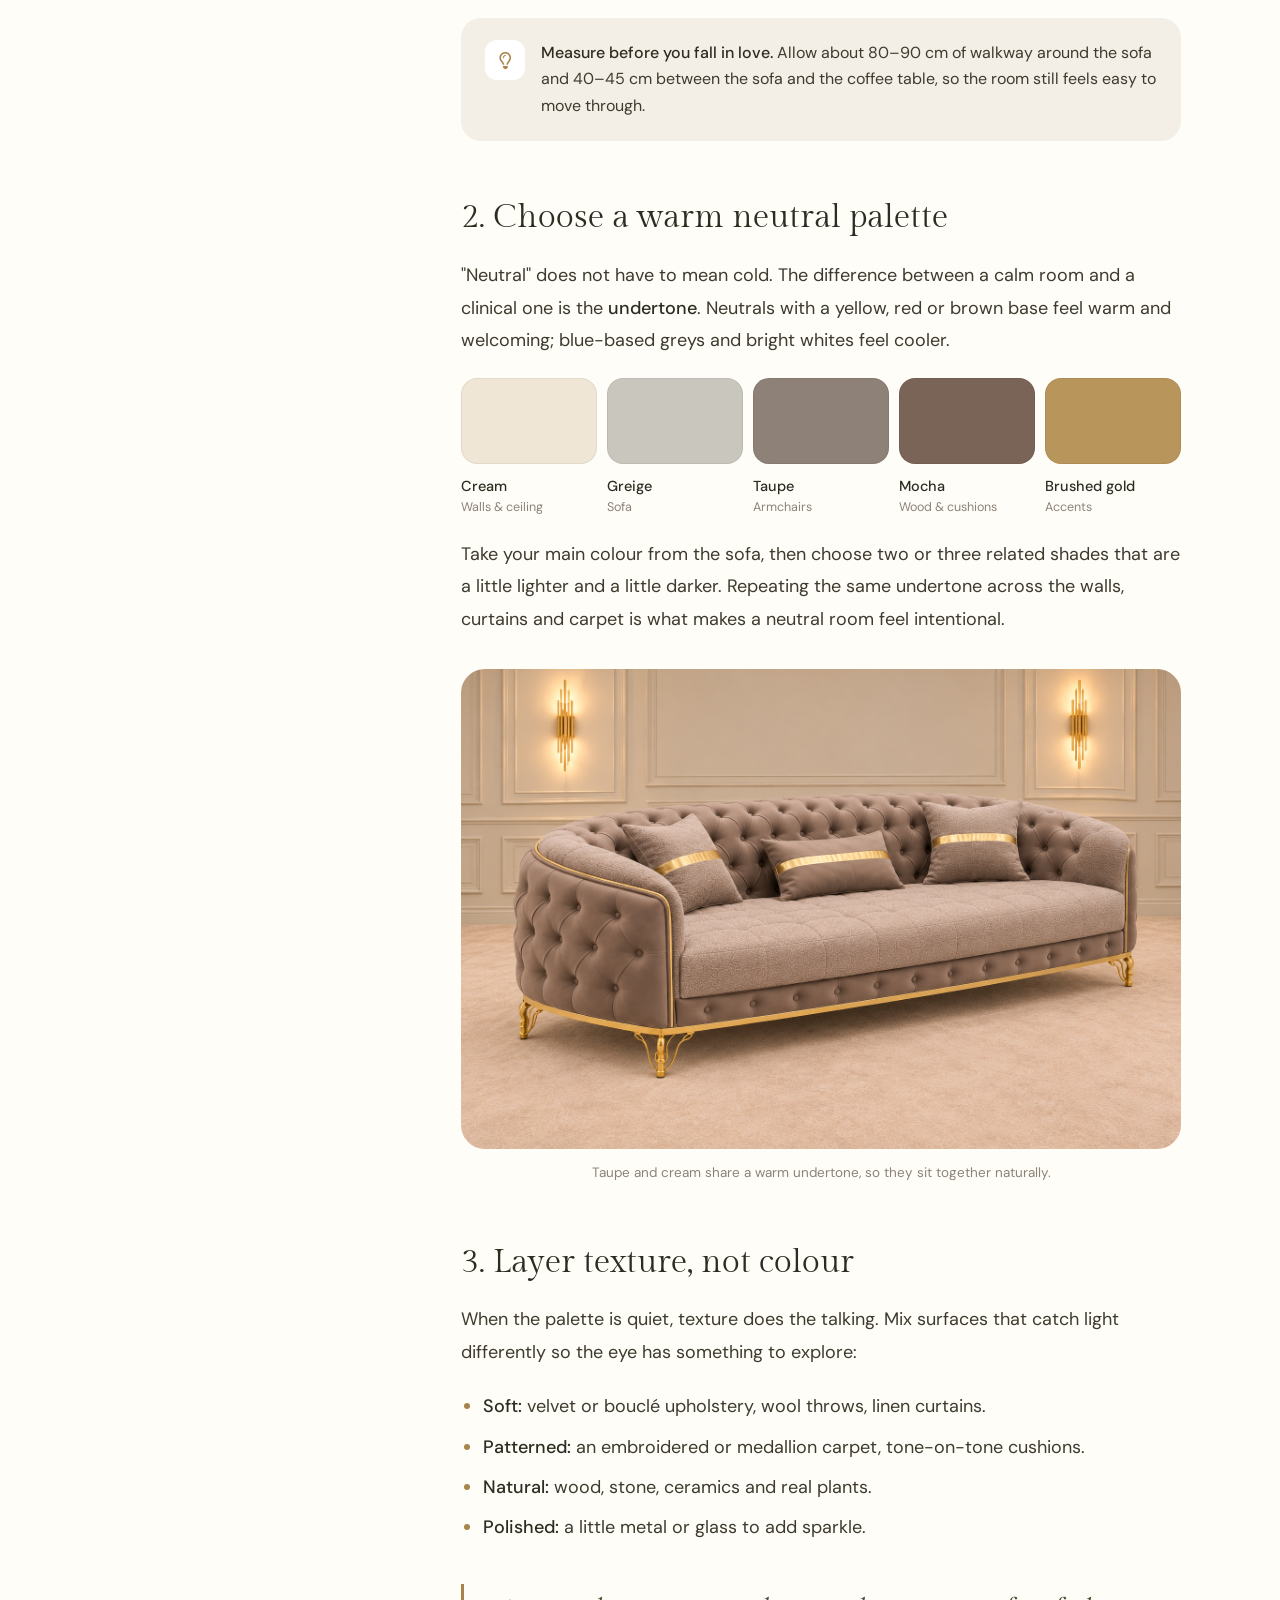
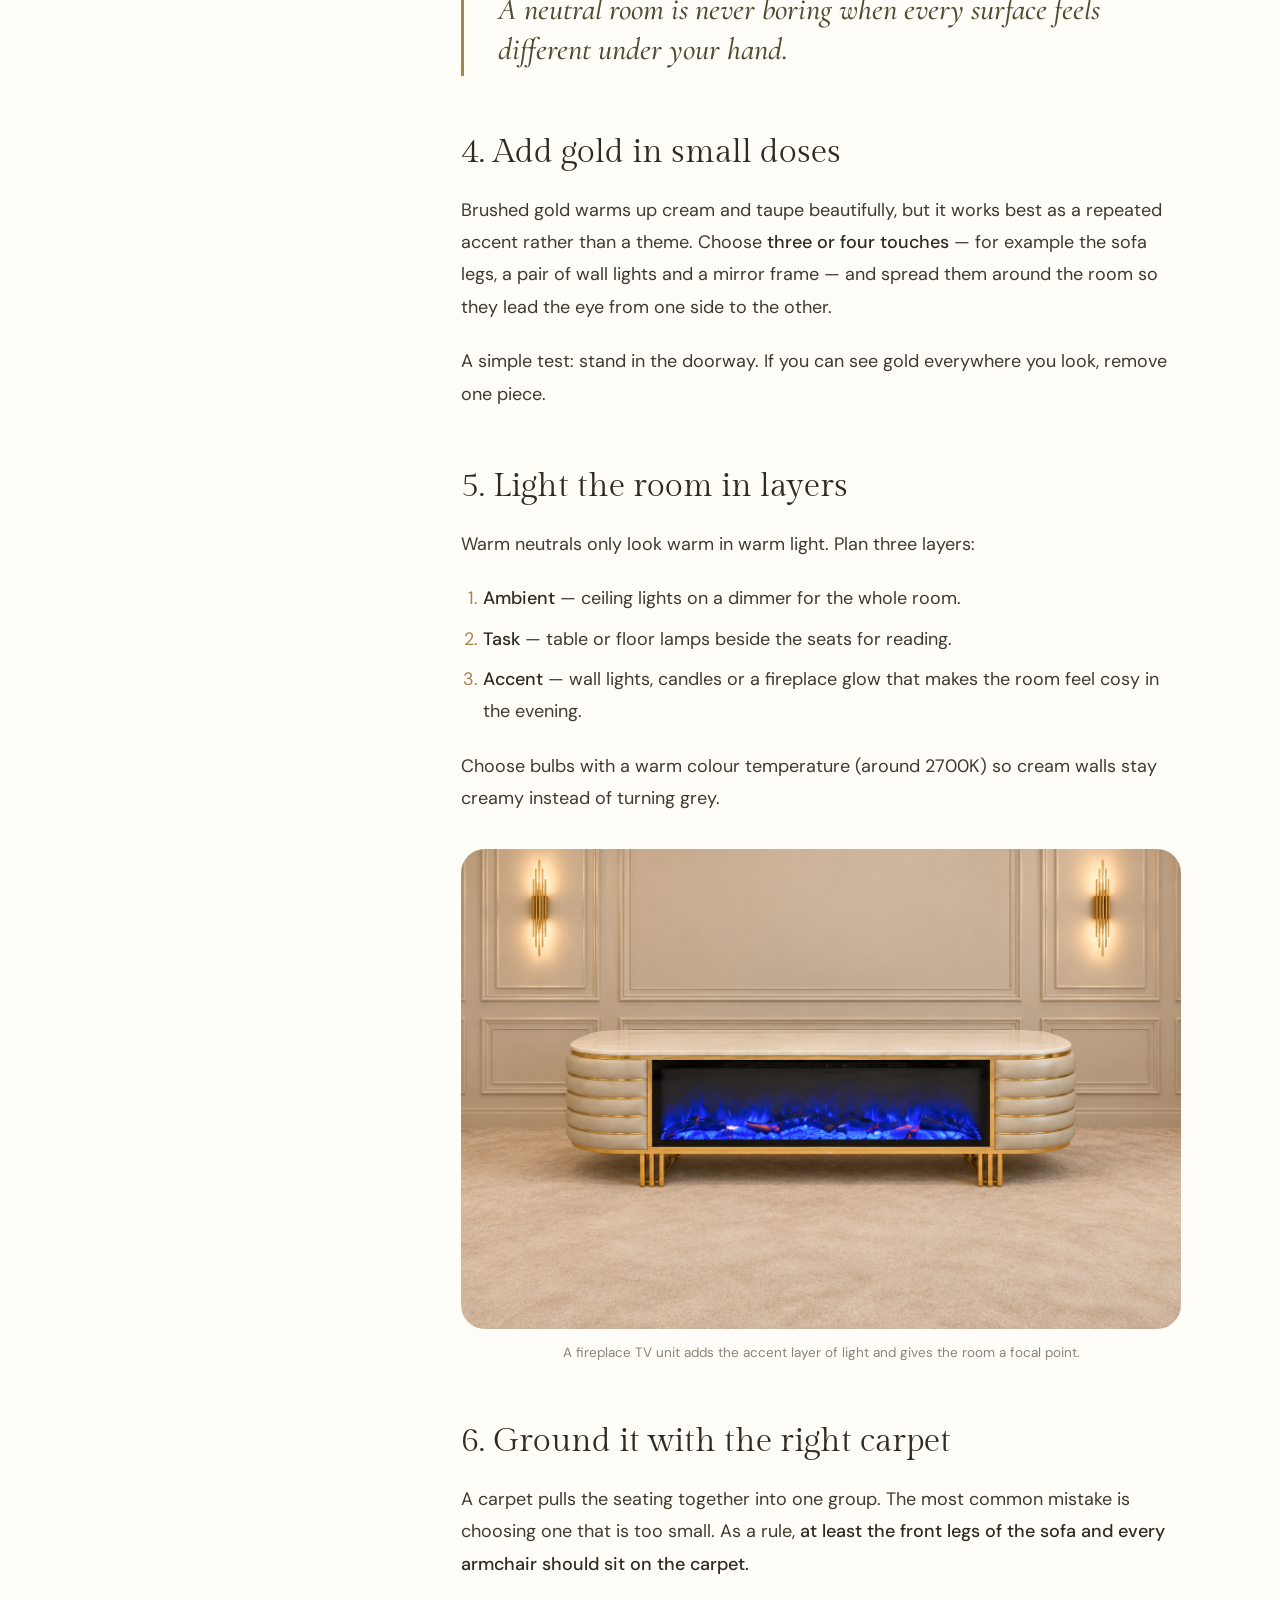
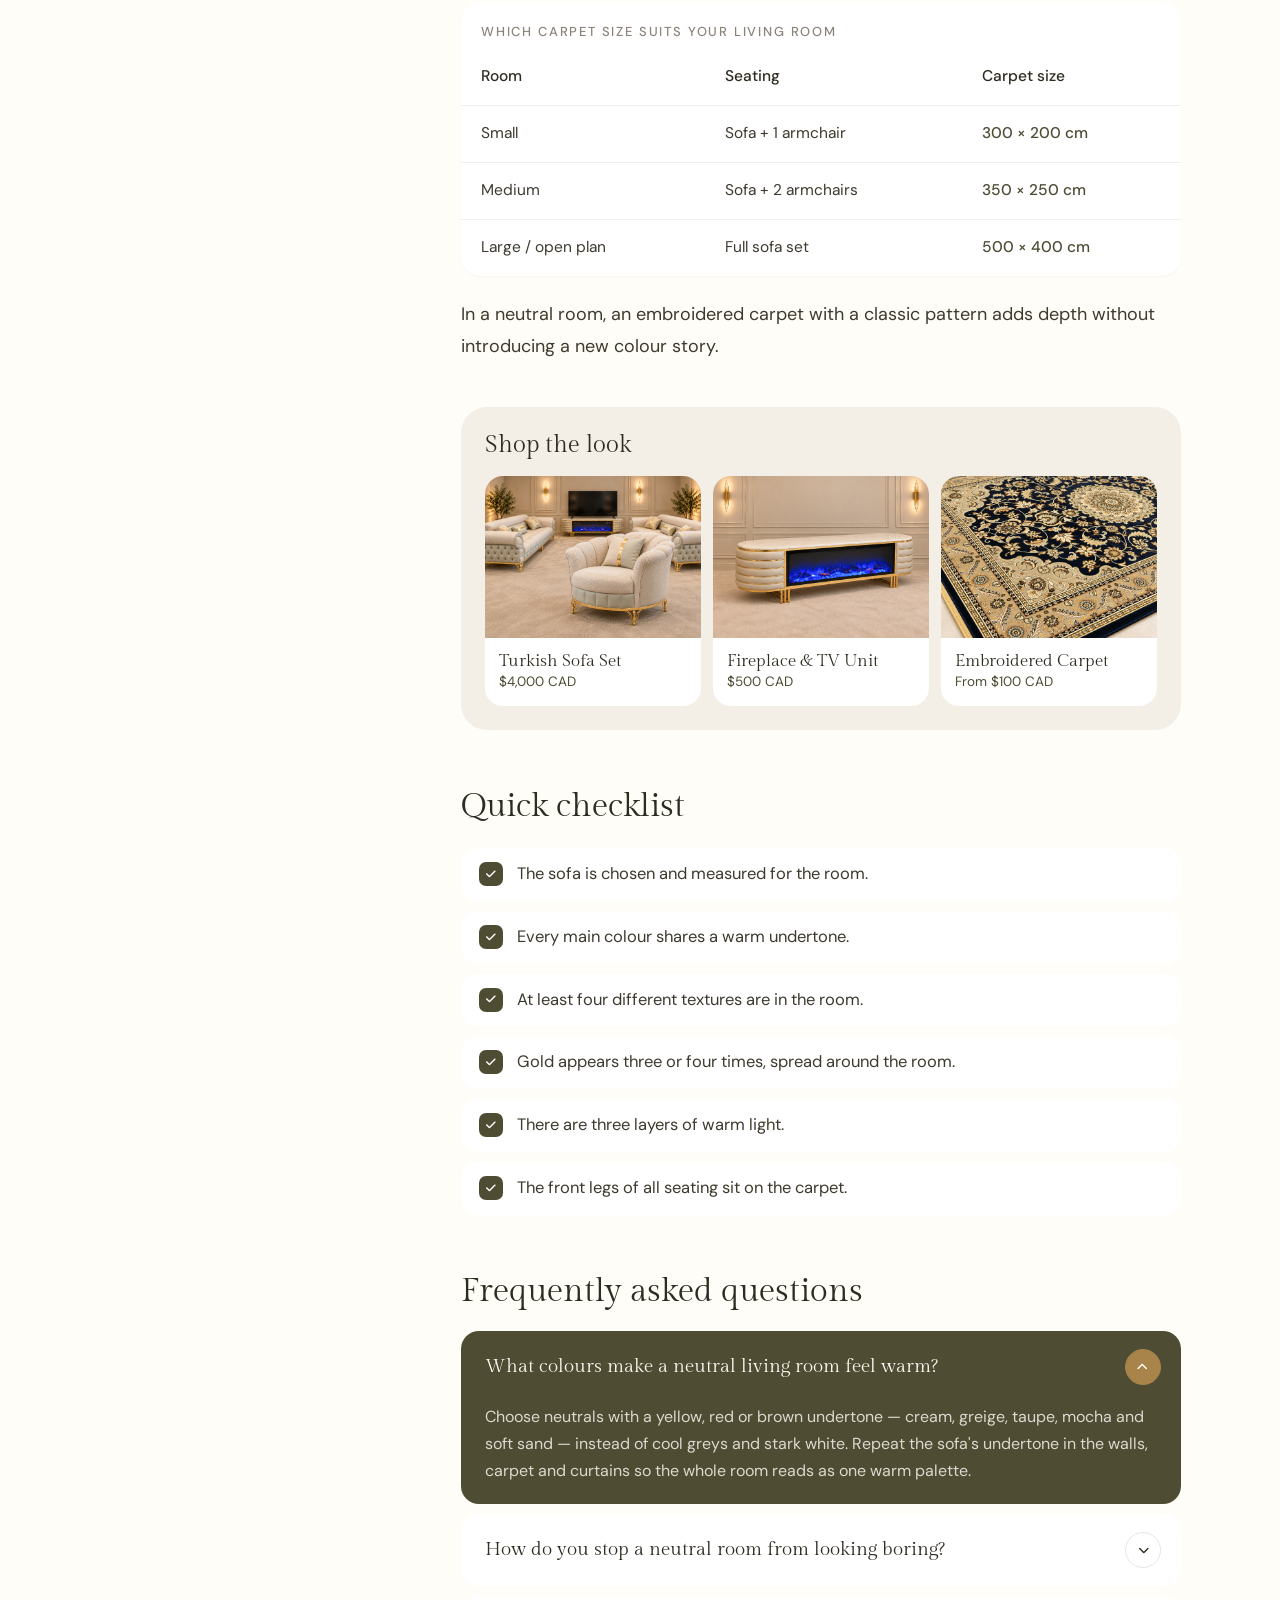
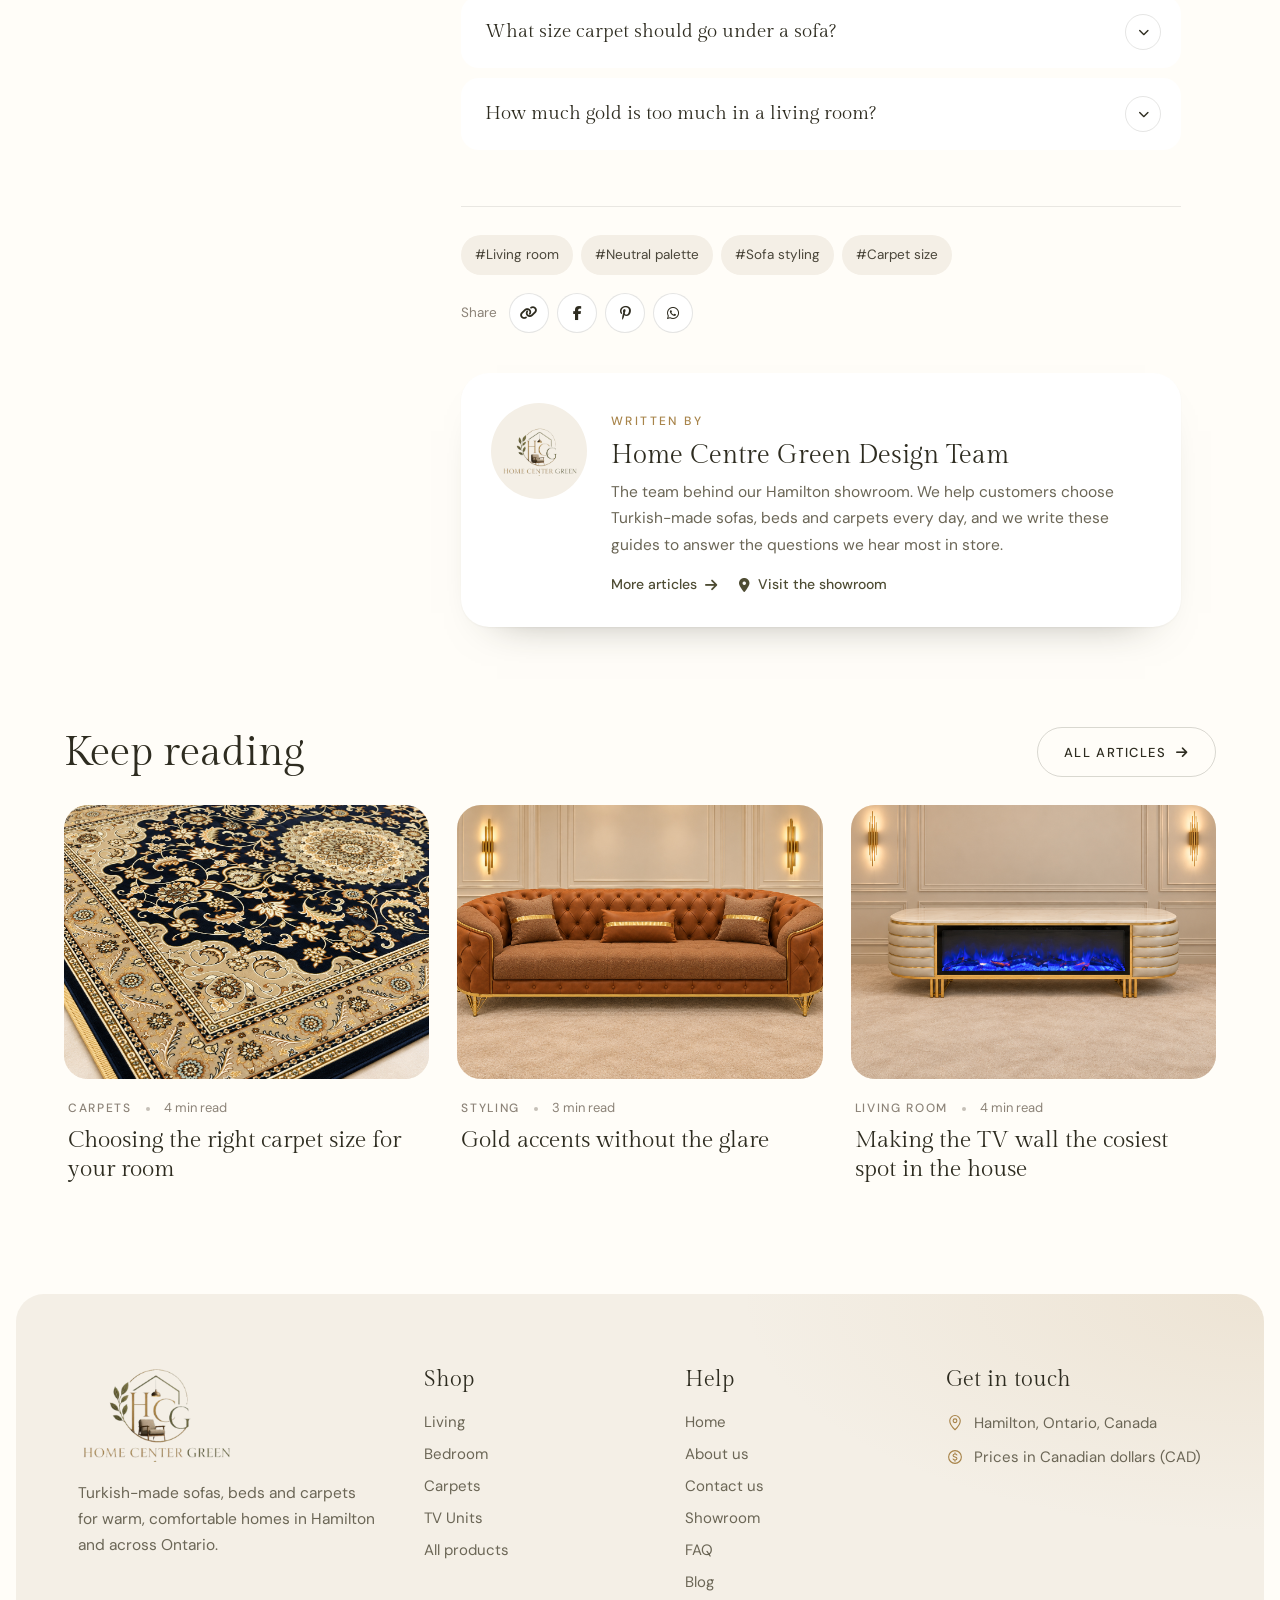
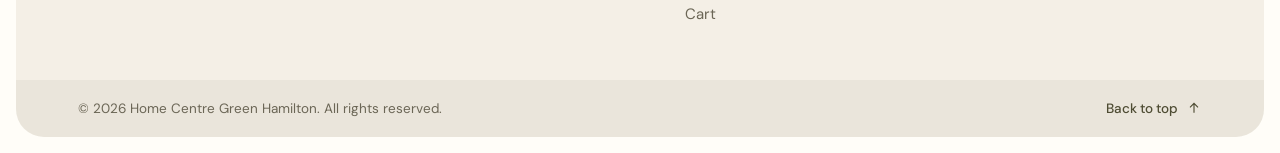
<file: article.html>
<!DOCTYPE html>
<html lang="en-CA">

<head>
    <meta charset="UTF-8">
    <meta name="viewport" content="width=device-width, initial-scale=1.0">

    <!-- ===== SEO ===== -->
    <title>How to Build a Warm, Neutral Living Room Around One Statement Sofa | Home Centre Green</title>
    <meta name="description" content="A step-by-step guide to designing a warm, neutral living room around a statement sofa: choosing a palette, layering texture, using gold accents, lighting and the right carpet size.">
    <meta name="robots" content="index, follow, max-image-preview:large, max-snippet:-1">
    <meta name="author" content="Home Centre Green Design Team">
    <link rel="canonical" href="https://el-mokhtas.github.io/DECOR/article.html">
    <link rel="icon" type="image/x-icon" href="assets/imgs/fav.png">

    <!-- ===== Open Graph / social previews ===== -->
    <meta property="og:type" content="article">
    <meta property="og:site_name" content="Home Centre Green">
    <meta property="og:locale" content="en_CA">
    <meta property="og:title" content="How to Build a Warm, Neutral Living Room Around One Statement Sofa">
    <meta property="og:description" content="Choose the sofa first, then build a warm neutral palette, layer texture, add gold in small doses and finish with layered light and the right carpet.">
    <meta property="og:url" content="https://el-mokhtas.github.io/DECOR/article.html">
    <meta property="og:image" content="https://el-mokhtas.github.io/DECOR/assets/imgs/products/sofa-set/grey/1.jpg">
    <meta property="og:image:alt" content="A cream tufted sofa set with gold legs arranged around a fireplace TV unit">
    <meta property="article:published_time" content="2026-10-14T09:00:00-04:00">
    <meta property="article:modified_time" content="2026-10-21T09:00:00-04:00">
    <meta property="article:section" content="Living room">
    <meta property="article:tag" content="Living room design">
    <meta property="article:tag" content="Neutral palette">
    <meta property="article:tag" content="Sofa styling">
    <meta name="twitter:card" content="summary_large_image">
    <meta name="twitter:title" content="How to Build a Warm, Neutral Living Room Around One Statement Sofa">
    <meta name="twitter:description" content="A step-by-step guide: palette, texture, gold accents, lighting and carpet size.">
    <meta name="twitter:image" content="https://el-mokhtas.github.io/DECOR/assets/imgs/products/sofa-set/grey/1.jpg">

    <!-- ===== Structured data (Google rich results + AI answer engines) ===== -->
    <script type="application/ld+json">
    {
        "@context": "https://schema.org",
        "@graph": [
            {
                "@type": "Organization",
                "@id": "https://el-mokhtas.github.io/DECOR/#organization",
                "name": "Home Centre Green",
                "url": "https://el-mokhtas.github.io/DECOR/",
                "logo": {
                    "@type": "ImageObject",
                    "url": "https://el-mokhtas.github.io/DECOR/assets/imgs/logo.png"
                },
                "address": {
                    "@type": "PostalAddress",
                    "addressLocality": "Hamilton",
                    "addressRegion": "ON",
                    "addressCountry": "CA"
                }
            },
            {
                "@type": "BlogPosting",
                "@id": "https://el-mokhtas.github.io/DECOR/article.html#article",
                "mainEntityOfPage": "https://el-mokhtas.github.io/DECOR/article.html",
                "headline": "How to Build a Warm, Neutral Living Room Around One Statement Sofa",
                "description": "A step-by-step guide to designing a warm, neutral living room around a statement sofa: choosing a palette, layering texture, using gold accents, lighting and the right carpet size.",
                "image": [
                    "https://el-mokhtas.github.io/DECOR/assets/imgs/products/sofa-set/grey/1.jpg",
                    "https://el-mokhtas.github.io/DECOR/assets/imgs/products/sofa-set/grey/2.jpg"
                ],
                "datePublished": "2026-10-14T09:00:00-04:00",
                "dateModified": "2026-10-21T09:00:00-04:00",
                "author": {
                    "@type": "Organization",
                    "name": "Home Centre Green Design Team",
                    "url": "https://el-mokhtas.github.io/DECOR/blog.html"
                },
                "publisher": { "@id": "https://el-mokhtas.github.io/DECOR/#organization" },
                "articleSection": "Living room",
                "keywords": ["living room design", "neutral living room", "statement sofa", "warm neutral palette", "gold accents", "carpet size"],
                "inLanguage": "en-CA",
                "wordCount": 985,
                "timeRequired": "PT5M",
                "speakable": {
                    "@type": "SpeakableSpecification",
                    "cssSelector": ["#summary", ".ar-faq"]
                }
            },
            {
                "@type": "BreadcrumbList",
                "itemListElement": [
                    { "@type": "ListItem", "position": 1, "name": "Home", "item": "https://el-mokhtas.github.io/DECOR/" },
                    { "@type": "ListItem", "position": 2, "name": "Blog", "item": "https://el-mokhtas.github.io/DECOR/blog.html" },
                    { "@type": "ListItem", "position": 3, "name": "Living room", "item": "https://el-mokhtas.github.io/DECOR/blog.html?topic=living" },
                    { "@type": "ListItem", "position": 4, "name": "How to build a warm, neutral living room" }
                ]
            },
            {
                "@type": "FAQPage",
                "mainEntity": [
                    {
                        "@type": "Question",
                        "name": "What colours make a neutral living room feel warm?",
                        "acceptedAnswer": { "@type": "Answer", "text": "Choose neutrals with a yellow, red or brown undertone — cream, greige, taupe, mocha and soft sand — instead of cool greys and stark white. Repeat the sofa's undertone in the walls, carpet and curtains so the whole room reads as one warm palette." }
                    },
                    {
                        "@type": "Question",
                        "name": "How do you stop a neutral room from looking boring?",
                        "acceptedAnswer": { "@type": "Answer", "text": "Use texture instead of colour: mix velvet or bouclé upholstery, a patterned or embroidered carpet, linen curtains and a little metal. Add plants and layered lighting so the room changes through the day." }
                    },
                    {
                        "@type": "Question",
                        "name": "What size carpet should go under a sofa?",
                        "acceptedAnswer": { "@type": "Answer", "text": "The carpet should be wide enough for at least the front legs of the sofa and armchairs to sit on it. In most living rooms that means a carpet slightly wider than the sofa; a 300 × 200 cm carpet suits many medium rooms, and larger seating groups need something bigger." }
                    },
                    {
                        "@type": "Question",
                        "name": "How much gold is too much in a living room?",
                        "acceptedAnswer": { "@type": "Answer", "text": "Keep gold to a few repeated accents — for example sofa legs, a lamp and a mirror or wall light. If you can see gold everywhere you look, remove one piece." }
                    }
                ]
            }
        ]
    }
    </script>

    <link rel="preconnect" href="https://fonts.googleapis.com">
    <link rel="preconnect" href="https://fonts.gstatic.com" crossorigin>
    <link
        href="https://fonts.googleapis.com/css2?family=Marcellus&family=Montserrat:wght@400;500;600&family=Inter:wght@400;500;600&family=Gilda+Display&family=DM+Sans:wght@400;500&family=Cormorant+Garamond:ital,wght@1,500;1,600&display=swap"
        rel="stylesheet">
    <link rel="preload" as="image" href="assets/imgs/products/sofa-set/grey/1.jpg">
    <link rel="stylesheet" href="assets/vendor/fontawesome/css/all.min.css?v=f2a96686">
    <link rel="stylesheet" href="assets/css/master.css?v=1840488e">
    <link rel="stylesheet" href="assets/css/shop.css?v=4e4bff23">
    <link rel="stylesheet" href="assets/css/blog.css?v=a45a9859">
    <link rel="stylesheet" href="assets/css/article.css?v=86667bf9">
</head>

<body>
    <header class="hh-header is-solid" id="siteHeader">
        <!-- announcement strip: messages rotate (assets/js/header.js) -->
        <div class="hh-topbar">
            <div class="hh-msgs" aria-live="polite">
                <p class="hh-msg is-active"><i class="fa-solid fa-truck-fast" aria-hidden="true"></i> Free delivery across Hamilton on qualifying orders</p>
                <p class="hh-msg"><i class="fa-solid fa-store" aria-hidden="true"></i> Visit our showroom in Hamilton — <a href="index.html#showroom">get directions</a></p>
                <p class="hh-msg"><i class="fa-regular fa-credit-card" aria-hidden="true"></i> Flexible payment options available</p>
            </div>
        </div>

        <div class="hh-bar">
            <button class="hh-burger" id="menuToggle" aria-label="Open menu" aria-expanded="false" aria-controls="mmenu"><span></span><span></span><span></span></button>

            <nav class="hh-nav hh-nav-left" aria-label="Main">
                <div class="hh-shop">
                    <button type="button" class="hh-link hh-shop-btn" aria-expanded="false" aria-controls="hhMega">Shop <i class="fa-solid fa-chevron-down" aria-hidden="true"></i></button>
                </div>
                <a class="hh-link" href="shop.html?cat=living">Living</a>
                <a class="hh-link" href="shop.html?cat=bedroom">Bedroom</a>
                <a class="hh-link" href="shop.html?cat=carpets">Carpets</a>
                <a class="hh-link" href="blog.html">Blog</a>
                <a class="hh-link" href="about.html">About</a>
            </nav>

            <a href="index.html" class="hh-logo" aria-label="Home Centre Green Hamilton - Home">
                <img src="assets/imgs/logo.png" alt="Home Centre Green Hamilton">
            </a>

            <div class="hh-right">
                <a class="hh-link hh-showroom" href="index.html#showroom"><i class="fa-solid fa-location-dot" aria-hidden="true"></i> Showroom</a>
                <button type="button" class="hh-icon" id="hhSearchBtn" aria-label="Search" aria-expanded="false" aria-controls="hhSearch"><i class="fa-solid fa-magnifying-glass" aria-hidden="true"></i></button>
                <a class="hh-icon hh-cart" href="cart.html" aria-label="Cart"><i class="fa-solid fa-bag-shopping" aria-hidden="true"></i><span class="cart-count" id="cartCount"></span></a>
            </div>
        </div>

        <!-- Shop mega menu -->
        <div class="hh-mega" id="hhMega" hidden>
            <div class="hh-mega-inner">
                <div class="hh-mega-list">
                    <span class="hh-mega-title">Shop by room</span>
                    <a href="shop.html?cat=living"><i class="fa-solid fa-couch" aria-hidden="true"></i> Living</a>
                    <a href="shop.html?cat=bedroom"><i class="fa-solid fa-bed" aria-hidden="true"></i> Bedroom</a>
                    <a href="shop.html?cat=carpets"><i class="fa-solid fa-rug" aria-hidden="true"></i> Carpets</a>
                    <a href="shop.html?cat=tv-units"><i class="fa-solid fa-tv" aria-hidden="true"></i> TV Units</a>
                    <a href="shop.html" class="hh-mega-all">All products <i class="fa-solid fa-arrow-right" aria-hidden="true"></i></a>
                </div>
                <div class="hh-mega-cats">
                    <a href="shop.html?cat=living" class="hh-cat"><img src="assets/imgs/products/sofa-set/grey/1.jpg" alt="" loading="lazy"><span>Living</span></a>
                    <a href="shop.html?cat=bedroom" class="hh-cat"><img src="assets/imgs/products/queen-bed-yellow/1.jpg" alt="" loading="lazy"><span>Bedroom</span></a>
                    <a href="shop.html?cat=carpets" class="hh-cat"><img src="assets/imgs/products/carpet/navy/2.jpg" alt="" loading="lazy"><span>Carpets</span></a>
                    <a href="shop.html?cat=tv-units" class="hh-cat"><img src="assets/imgs/products/tv-fireplace/1.jpg" alt="" loading="lazy"><span>TV Units</span></a>
                </div>
                <a href="product.html?p=D0-0002" class="hh-feature">
                    <img src="assets/imgs/products/sofa-set/rust/2.jpg" alt="" loading="lazy">
                    <span class="hh-feature-body">
                        <small>Featured</small>
                        <strong>Turkish Sofa Set</strong>
                        <span>4 colours · $4,000</span>
                        <em>Shop now <i class="fa-solid fa-arrow-right" aria-hidden="true"></i></em>
                    </span>
                </a>
            </div>
        </div>

        <!-- search panel: live results from the product list -->
        <div class="hh-search" id="hhSearch" hidden>
            <div class="hh-search-inner">
                <label class="hh-search-field">
                    <i class="fa-solid fa-magnifying-glass" aria-hidden="true"></i>
                    <span class="sr-only">Search products</span>
                    <input type="search" id="hhSearchInput" placeholder="Search sofas, beds, carpets…" autocomplete="off">
                    <button type="button" class="hh-search-close" aria-label="Close search"><i class="fa-solid fa-xmark" aria-hidden="true"></i></button>
                </label>
                <div class="hh-search-popular">
                    <span>Popular:</span>
                    <button type="button" data-q="sofa">Sofa set</button>
                    <button type="button" data-q="queen">Queen beds</button>
                    <button type="button" data-q="carpet">Carpets</button>
                    <button type="button" data-q="tv">TV unit</button>
                </div>
                <div class="hh-results" role="list"></div>
            </div>
        </div>
    </header>
    <div class="hh-scrim" id="hhScrim" hidden></div>

    <!-- ================= SIDEBAR (mobile menu) ================= -->
    <div class="mmenu-backdrop" id="menuBackdrop" aria-hidden="true"></div>
    <div class="mmenu" id="mmenu" role="dialog" aria-modal="true" aria-label="Menu" aria-hidden="true">
        <div class="mmenu-top">
            <a href="index.html" class="mmenu-logo"><img src="assets/imgs/logo.png" alt="Home Centre Green Hamilton"></a>
            <button type="button" class="mmenu-close" id="menuClose" aria-label="Close menu"><span></span><span></span></button>
        </div>

        <div class="mmenu-body">
            <!-- page links: the current page gets aria-current from master.js -->
            <nav class="mm-nav" aria-label="Mobile">
                <ol>
                    <li class="mm-in"><a href="index.html" class="mm-link"><span class="mm-ic"><svg viewBox="0 0 24 24" aria-hidden="true"><path d="M4 10.5 12 4l8 6.5V20a1 1 0 0 1-1 1h-4.5v-6h-5v6H5a1 1 0 0 1-1-1z" /></svg></span><span class="mm-name">Home</span><span class="mm-arrow"><svg viewBox="0 0 24 24" aria-hidden="true"><path d="M9 6l6 6-6 6" /></svg></span></a></li>
                    <li class="mm-in"><a href="shop.html" class="mm-link"><span class="mm-ic"><svg viewBox="0 0 24 24" aria-hidden="true"><path d="M5 8h14l-1.2 12H6.2z" /><path d="M9 8V6a3 3 0 0 1 6 0v2" /></svg></span><span class="mm-name">Shop</span><span class="mm-arrow"><svg viewBox="0 0 24 24" aria-hidden="true"><path d="M9 6l6 6-6 6" /></svg></span></a></li>
                    <li class="mm-in"><a href="index.html#showroom" class="mm-link"><span class="mm-ic"><i class="fa-solid fa-location-dot" aria-hidden="true"></i></span><span class="mm-name">Showroom</span><span class="mm-arrow"><svg viewBox="0 0 24 24" aria-hidden="true"><path d="M9 6l6 6-6 6" /></svg></span></a></li>
                    <li class="mm-in"><a href="about.html" class="mm-link"><span class="mm-ic"><i class="fa-solid fa-leaf" aria-hidden="true"></i></span><span class="mm-name">About</span><span class="mm-arrow"><svg viewBox="0 0 24 24" aria-hidden="true"><path d="M9 6l6 6-6 6" /></svg></span></a></li>
                    <li class="mm-in"><a href="index.html#faq" class="mm-link"><span class="mm-ic"><i class="fa-regular fa-circle-question" aria-hidden="true"></i></span><span class="mm-name">FAQ</span><span class="mm-arrow"><svg viewBox="0 0 24 24" aria-hidden="true"><path d="M9 6l6 6-6 6" /></svg></span></a></li>
                    <li class="mm-in"><a href="blog.html" class="mm-link"><span class="mm-ic"><i class="fa-regular fa-newspaper" aria-hidden="true"></i></span><span class="mm-name">Blog</span><span class="mm-arrow"><svg viewBox="0 0 24 24" aria-hidden="true"><path d="M9 6l6 6-6 6" /></svg></span></a></li>
                    <li class="mm-in"><a href="contact.html" class="mm-link"><span class="mm-ic"><svg viewBox="0 0 24 24" aria-hidden="true"><path d="M5 4h4l2 5-2.5 1.5a11 11 0 0 0 5 5L15 13l5 2v4a1 1 0 0 1-1 1A16 16 0 0 1 4 5a1 1 0 0 1 1-1z" /></svg></span><span class="mm-name">Contact</span><span class="mm-arrow"><svg viewBox="0 0 24 24" aria-hidden="true"><path d="M9 6l6 6-6 6" /></svg></span></a></li>
                </ol>
            </nav>

            <!-- featured edit -->
            <a href="shop.html" class="mm-feature mm-in">
                <span class="mm-feature-img" style="background-image:url('assets/imgs/bg.png')"></span>
                <span class="mm-feature-copy">
                    <small>The living edit</small>
                    <strong>Warm woods,<br>soft linens</strong>
                    <span class="mm-feature-cta">Shop the look <svg viewBox="0 0 24 24" aria-hidden="true"><path d="M5 12h14M13 6l6 6-6 6" /></svg></span>
                </span>
            </a>

            <!-- help -->
            <div class="mm-help mm-in">
                <div class="mm-help-text">
                    <strong>Have a question about a piece?</strong>
                    <span>Ask us about sizes, colours or availability.</span>
                </div>
                <a href="contact.html" class="mm-help-btn">Contact us <svg viewBox="0 0 24 24" aria-hidden="true"><path d="M5 12h14M13 6l6 6-6 6" /></svg></a>
            </div>
        </div>
    </div>

    <div class="ar-progress" aria-hidden="true"><span id="arProgress"></span></div>

    <main class="ar-page" id="top">
        <article class="ar">
            <div class="ar-top">
            <!-- ===== article header ===== -->
            <header class="ar-head">
                <nav class="pd-crumbs" aria-label="Breadcrumb">
                    <a href="index.html">Home</a><i class="fa-solid fa-chevron-right" aria-hidden="true"></i>
                    <a href="blog.html">Blog</a><i class="fa-solid fa-chevron-right" aria-hidden="true"></i>
                    <a href="blog.html?topic=living">Living room</a>
                </nav>

                <a class="ar-topic" href="blog.html?topic=living">Living room</a>
                <h1>How to build a warm, neutral living room around one statement sofa</h1>
                <p class="ar-dek">Choose the sofa first, then let it set the palette. Here is the order we follow in our Hamilton showroom — palette, texture, metal, light and carpet — so a neutral room feels warm and finished, never flat.</p>

                <div class="ar-byline">
                    <span class="ar-avatar" aria-hidden="true"><img src="assets/imgs/fav.png" alt=""></span>
                    <div class="ar-by">
                        <span>By <a href="#author"><span>Home Centre Green Design Team</span></a></span>
                        <span class="ar-dates">
                            <time datetime="2026-10-14">October 14, 2026</time>
                            <span aria-hidden="true">·</span>
                            Updated <time datetime="2026-10-21">October 21, 2026</time>
                            <span aria-hidden="true">·</span>
                            <span>5 min read</span>
                        </span>
                    </div>
                    <div class="ar-share" aria-label="Share this article">
                        <button type="button" data-share="copy" aria-label="Copy link"><i class="fa-solid fa-link" aria-hidden="true"></i></button>
                        <a data-share="facebook" href="#" target="_blank" rel="noopener" aria-label="Share on Facebook"><i class="fa-brands fa-facebook-f" aria-hidden="true"></i></a>
                        <a data-share="pinterest" href="#" target="_blank" rel="noopener" aria-label="Save to Pinterest"><i class="fa-brands fa-pinterest-p" aria-hidden="true"></i></a>
                        <a data-share="whatsapp" href="#" target="_blank" rel="noopener" aria-label="Share on WhatsApp"><i class="fa-brands fa-whatsapp" aria-hidden="true"></i></a>
                    </div>
                </div>
            </header>

            <figure class="ar-hero">
                <img src="assets/imgs/products/sofa-set/grey/1.jpg" width="1536" height="1024"
                    alt="A cream tufted sofa set with gold legs arranged facing a fireplace TV unit in a panelled living room">
                <figcaption>The Turkish Sofa Set in grey, styled around a fireplace TV unit.</figcaption>
            </figure>
            </div>

            <div class="ar-layout">
                <!-- ===== table of contents ===== -->
                <aside class="ar-aside">
                    <nav class="ar-toc" id="arToc" aria-labelledby="arTocTitle">
                        <details open>
                            <summary>
                                <span id="arTocTitle"><i class="fa-solid fa-list-ul" aria-hidden="true"></i> In this article</span>
                                <span class="ar-toc-pct" id="arTocPct">0%</span>
                            </summary>
                            <ol>
                                <li><a href="#summary">Key takeaways</a></li>
                                <li><a href="#start-with-the-sofa">Start with the sofa</a></li>
                                <li><a href="#choose-a-warm-palette">Choose a warm neutral palette</a></li>
                                <li><a href="#layer-texture">Layer texture, not colour</a></li>
                                <li><a href="#gold-accents">Add gold in small doses</a></li>
                                <li><a href="#light-in-layers">Light the room in layers</a></li>
                                <li><a href="#ground-it-with-a-carpet">Ground it with the right carpet</a></li>
                                <li><a href="#checklist">Quick checklist</a></li>
                                <li><a href="#faq">Frequently asked questions</a></li>
                            </ol>
                        </details>
                    </nav>
                    <a class="ar-aside-card" href="product.html?p=D0-0002">
                        <img src="assets/imgs/products/sofa-set/taupe/1.jpg" alt="" loading="lazy">
                        <span><small>Featured in this article</small><b>Turkish Sofa Set</b><em>From $4,000 CAD <i class="fa-solid fa-arrow-right" aria-hidden="true"></i></em></span>
                    </a>
                </aside>

                <!-- ===== article body ===== -->
                <div class="ar-body">
                    <section class="ar-summary" id="summary" aria-labelledby="summaryTitle">
                        <h2 id="summaryTitle"><i class="fa-solid fa-bolt" aria-hidden="true"></i> Key takeaways</h2>
                        <ul>
                            <li><b>Pick the sofa first.</b> It is the largest piece in the room, so its colour and shape decide everything else.</li>
                            <li><b>Use warm undertones.</b> Cream, taupe, sand and mocha feel cosy; cool greys and stark white feel cold.</li>
                            <li><b>Add interest with texture</b> — velvet, bouclé, embroidery, linen and wood — rather than extra colours.</li>
                            <li><b>Keep gold to three or four accents</b> that repeat around the room.</li>
                            <li><b>Light in three layers</b>: ceiling, table or floor lamps, and a warm focal glow such as a fireplace.</li>
                            <li><b>Size the carpet</b> so at least the front legs of every seat sit on it.</li>
                        </ul>
                    </section>

                    <h2 id="start-with-the-sofa">1. Start with the sofa</h2>
                    <p>In a living room, the sofa is the piece you will see most, sit on most and replace least often. That is why we always plan the room around it, not the other way round. Decide on the sofa's <strong>size, shape and colour</strong> first; the walls, carpet and accessories are far easier to change later.</p>
                    <p>For a warm neutral scheme, look for upholstery in a soft, light-catching fabric and a shape with some personality — rolled arms, deep tufting or a curved back. A statement sofa in a quiet colour gives you drama without dominating the room.</p>

                    <aside class="ar-tip">
                        <i class="fa-regular fa-lightbulb" aria-hidden="true"></i>
                        <p><b>Measure before you fall in love.</b> Allow about 80–90 cm of walkway around the sofa and 40–45 cm between the sofa and the coffee table, so the room still feels easy to move through.</p>
                    </aside>

                    <h2 id="choose-a-warm-palette">2. Choose a warm neutral palette</h2>
                    <p>"Neutral" does not have to mean cold. The difference between a calm room and a clinical one is the <strong>undertone</strong>. Neutrals with a yellow, red or brown base feel warm and welcoming; blue-based greys and bright whites feel cooler.</p>

                    <div class="ar-palette" role="list" aria-label="A warm neutral palette">
                        <span role="listitem" style="--c:#EFE6D6"><b>Cream</b>Walls &amp; ceiling</span>
                        <span role="listitem" style="--c:#C9C6BE"><b>Greige</b>Sofa</span>
                        <span role="listitem" style="--c:#8E8178"><b>Taupe</b>Armchairs</span>
                        <span role="listitem" style="--c:#7A6458"><b>Mocha</b>Wood &amp; cushions</span>
                        <span role="listitem" style="--c:#B8955A"><b>Brushed gold</b>Accents</span>
                    </div>

                    <p>Take your main colour from the sofa, then choose two or three related shades that are a little lighter and a little darker. Repeating the same undertone across the walls, curtains and carpet is what makes a neutral room feel intentional.</p>

                    <figure class="ar-figure">
                        <img src="assets/imgs/products/sofa-set/taupe/2.jpg" alt="A taupe tufted sofa with gold trim and textured cushions against a cream panelled wall" loading="lazy" width="1536" height="1024">
                        <figcaption>Taupe and cream share a warm undertone, so they sit together naturally.</figcaption>
                    </figure>

                    <h2 id="layer-texture">3. Layer texture, not colour</h2>
                    <p>When the palette is quiet, texture does the talking. Mix surfaces that catch light differently so the eye has something to explore:</p>
                    <ul>
                        <li><strong>Soft:</strong> velvet or bouclé upholstery, wool throws, linen curtains.</li>
                        <li><strong>Patterned:</strong> an embroidered or medallion carpet, tone-on-tone cushions.</li>
                        <li><strong>Natural:</strong> wood, stone, ceramics and real plants.</li>
                        <li><strong>Polished:</strong> a little metal or glass to add sparkle.</li>
                    </ul>

                    <blockquote class="ar-quote">
                        <p>A neutral room is never boring when every surface feels different under your hand.</p>
                    </blockquote>

                    <h2 id="gold-accents">4. Add gold in small doses</h2>
                    <p>Brushed gold warms up cream and taupe beautifully, but it works best as a repeated accent rather than a theme. Choose <strong>three or four touches</strong> — for example the sofa legs, a pair of wall lights and a mirror frame — and spread them around the room so they lead the eye from one side to the other.</p>
                    <p>A simple test: stand in the doorway. If you can see gold everywhere you look, remove one piece.</p>

                    <h2 id="light-in-layers">5. Light the room in layers</h2>
                    <p>Warm neutrals only look warm in warm light. Plan three layers:</p>
                    <ol>
                        <li><strong>Ambient</strong> — ceiling lights on a dimmer for the whole room.</li>
                        <li><strong>Task</strong> — table or floor lamps beside the seats for reading.</li>
                        <li><strong>Accent</strong> — wall lights, candles or a fireplace glow that makes the room feel cosy in the evening.</li>
                    </ol>
                    <p>Choose bulbs with a warm colour temperature (around 2700K) so cream walls stay creamy instead of turning grey.</p>

                    <figure class="ar-figure">
                        <img src="assets/imgs/products/tv-fireplace/2.jpg" alt="A cream TV unit with a built-in electric fireplace and gold details" loading="lazy" width="1536" height="1024">
                        <figcaption>A fireplace TV unit adds the accent layer of light and gives the room a focal point.</figcaption>
                    </figure>

                    <h2 id="ground-it-with-a-carpet">6. Ground it with the right carpet</h2>
                    <p>A carpet pulls the seating together into one group. The most common mistake is choosing one that is too small. As a rule, <strong>at least the front legs of the sofa and every armchair should sit on the carpet.</strong></p>

                    <div class="ar-table-wrap">
                        <table class="ar-table">
                            <caption>Which carpet size suits your living room</caption>
                            <thead>
                                <tr><th scope="col">Room</th><th scope="col">Seating</th><th scope="col">Carpet size</th></tr>
                            </thead>
                            <tbody>
                                <tr><td>Small</td><td>Sofa + 1 armchair</td><td>300 × 200 cm</td></tr>
                                <tr><td>Medium</td><td>Sofa + 2 armchairs</td><td>350 × 250 cm</td></tr>
                                <tr><td>Large / open plan</td><td>Full sofa set</td><td>500 × 400 cm</td></tr>
                            </tbody>
                        </table>
                    </div>
                    <p>In a neutral room, an embroidered carpet with a classic pattern adds depth without introducing a new colour story.</p>

                    <!-- shop the look -->
                    <section class="ar-shop" aria-labelledby="shopTitle">
                        <h2 id="shopTitle" class="ar-shop-title">Shop the look</h2>
                        <div class="ar-shop-grid">
                            <a href="product.html?p=D0-0002"><img src="assets/imgs/products/sofa-set/grey/5.jpg" alt="" loading="lazy"><span><b>Turkish Sofa Set</b>$4,000 CAD</span></a>
                            <a href="product.html?p=D0-0004"><img src="assets/imgs/products/tv-fireplace/1.jpg" alt="" loading="lazy"><span><b>Fireplace &amp; TV Unit</b>$500 CAD</span></a>
                            <a href="product.html?p=DB-0001"><img src="assets/imgs/products/carpet/navy/2.jpg" alt="" loading="lazy"><span><b>Embroidered Carpet</b>From $100 CAD</span></a>
                        </div>
                    </section>

                    <h2 id="checklist">Quick checklist</h2>
                    <ul class="ar-check">
                        <li>The sofa is chosen and measured for the room.</li>
                        <li>Every main colour shares a warm undertone.</li>
                        <li>At least four different textures are in the room.</li>
                        <li>Gold appears three or four times, spread around the room.</li>
                        <li>There are three layers of warm light.</li>
                        <li>The front legs of all seating sit on the carpet.</li>
                    </ul>

                    <section class="ar-faq" id="faq" aria-labelledby="faqTitle">
                        <h2 id="faqTitle">Frequently asked questions</h2>
                        <details open>
                            <summary>What colours make a neutral living room feel warm?</summary>
                            <p>Choose neutrals with a yellow, red or brown undertone — cream, greige, taupe, mocha and soft sand — instead of cool greys and stark white. Repeat the sofa's undertone in the walls, carpet and curtains so the whole room reads as one warm palette.</p>
                        </details>
                        <details>
                            <summary>How do you stop a neutral room from looking boring?</summary>
                            <p>Use texture instead of colour: mix velvet or bouclé upholstery, a patterned or embroidered carpet, linen curtains and a little metal. Add plants and layered lighting so the room changes through the day.</p>
                        </details>
                        <details>
                            <summary>What size carpet should go under a sofa?</summary>
                            <p>The carpet should be wide enough for at least the front legs of the sofa and armchairs to sit on it. In most living rooms that means a carpet slightly wider than the sofa; a 300 × 200 cm carpet suits many medium rooms, and larger seating groups need something bigger.</p>
                        </details>
                        <details>
                            <summary>How much gold is too much in a living room?</summary>
                            <p>Keep gold to a few repeated accents — for example sofa legs, a lamp and a mirror or wall light. If you can see gold everywhere you look, remove one piece.</p>
                        </details>
                    </section>

                    <footer class="ar-foot">
                        <div class="ar-tags" aria-label="Tags">
                            <a href="blog.html?topic=living">#Living room</a>
                            <a href="blog.html?topic=styling">#Neutral palette</a>
                            <a href="blog.html?topic=styling">#Sofa styling</a>
                            <a href="blog.html?topic=carpets">#Carpet size</a>
                        </div>
                        <div class="ar-share ar-share-end">
                            <span>Share</span>
                            <button type="button" data-share="copy" aria-label="Copy link"><i class="fa-solid fa-link" aria-hidden="true"></i></button>
                            <a data-share="facebook" href="#" target="_blank" rel="noopener" aria-label="Share on Facebook"><i class="fa-brands fa-facebook-f" aria-hidden="true"></i></a>
                            <a data-share="pinterest" href="#" target="_blank" rel="noopener" aria-label="Save to Pinterest"><i class="fa-brands fa-pinterest-p" aria-hidden="true"></i></a>
                            <a data-share="whatsapp" href="#" target="_blank" rel="noopener" aria-label="Share on WhatsApp"><i class="fa-brands fa-whatsapp" aria-hidden="true"></i></a>
                        </div>
                    </footer>

                    <!-- ===== author ===== -->
                    <section class="ar-author" id="author" aria-label="About the author">
                        <span class="ar-author-img"><img src="assets/imgs/logo.png" alt="Home Centre Green logo" loading="lazy"></span>
                        <div>
                            <span class="ar-author-label">Written by</span>
                            <h2 class="ar-author-name">Home Centre Green Design Team</h2>
                            <p>The team behind our Hamilton showroom. We help customers choose Turkish-made sofas, beds and carpets every day, and we write these guides to answer the questions we hear most in store.</p>
                            <div class="ar-author-links">
                                <a href="blog.html">More articles <i class="fa-solid fa-arrow-right" aria-hidden="true"></i></a>
                                <a href="index.html#showroom"><i class="fa-solid fa-location-dot" aria-hidden="true"></i> Visit the showroom</a>
                            </div>
                        </div>
                    </section>
                </div>
            </div>
        </article>

        <!-- ===== keep reading ===== -->
        <section class="ar-more" aria-labelledby="moreTitle">
            <div class="ar-more-head">
                <h2 id="moreTitle">Keep reading</h2>
                <a href="blog.html" class="pc-all">All articles <i class="fa-solid fa-arrow-right" aria-hidden="true"></i></a>
            </div>
            <div class="bl-grid ar-more-grid">
                <article class="bl-card">
                    <a href="blog.html?topic=carpets" class="bl-card-media"><img src="assets/imgs/products/carpet/navy/2.jpg" alt="" loading="lazy"></a>
                    <div class="bl-card-body"><span class="bl-meta"><b>Carpets</b><span>4 min read</span></span>
                        <h3 class="ar-more-title"><a href="blog.html?topic=carpets">Choosing the right carpet size for your room</a></h3></div>
                </article>
                <article class="bl-card">
                    <a href="blog.html?topic=styling" class="bl-card-media"><img src="assets/imgs/products/sofa-set/rust/2.jpg" alt="" loading="lazy"></a>
                    <div class="bl-card-body"><span class="bl-meta"><b>Styling</b><span>3 min read</span></span>
                        <h3 class="ar-more-title"><a href="blog.html?topic=styling">Gold accents without the glare</a></h3></div>
                </article>
                <article class="bl-card">
                    <a href="blog.html?topic=living" class="bl-card-media"><img src="assets/imgs/products/tv-fireplace/2.jpg" alt="" loading="lazy"></a>
                    <div class="bl-card-body"><span class="bl-meta"><b>Living room</b><span>4 min read</span></span>
                        <h3 class="ar-more-title"><a href="blog.html?topic=living">Making the TV wall the cosiest spot in the house</a></h3></div>
                </article>
            </div>
        </section>
    </main>

    <div class="pd-toast" id="arToast" role="status" aria-live="polite"></div>

    <!-- ================= FOOTER (also the #contact target) ================= -->
    <footer class="hcg-footer" id="contact">
        <div class="ft-top">
            <div class="ft-brand">
                <a href="index.html" class="ft-logo"><img src="assets/imgs/logo.png" alt="Home Centre Green Hamilton" loading="lazy"></a>
                <p>Turkish-made sofas, beds and carpets for warm, comfortable homes in Hamilton and across Ontario.</p>
            </div>

            <nav class="ft-col" aria-label="Shop">
                <h3>Shop</h3>
                <a href="shop.html?cat=living">Living</a>
                <a href="shop.html?cat=bedroom">Bedroom</a>
                <a href="shop.html?cat=carpets">Carpets</a>
                <a href="shop.html?cat=tv-units">TV Units</a>
                <a href="shop.html">All products</a>
            </nav>

            <nav class="ft-col" aria-label="Help">
                <h3>Help</h3>
                <a href="index.html">Home</a>
                <a href="about.html">About us</a>
                <a href="contact.html">Contact us</a>
                <a href="index.html#showroom">Showroom</a>
                <a href="index.html#faq">FAQ</a>
                <a href="blog.html">Blog</a>
                <a href="cart.html">Cart</a>
            </nav>

            <div class="ft-col ft-contact">
                <h3>Get in touch</h3>
                <span class="ft-line"><svg viewBox="0 0 24 24" aria-hidden="true"><path d="M12 21s-7-6.5-7-12a7 7 0 0 1 14 0c0 5.5-7 12-7 12z" /><circle cx="12" cy="9" r="2.5" /></svg>Hamilton, Ontario, Canada</span>
                <!-- TODO: add the store's real details, then uncomment:
                <a class="ft-line" href="tel:+1XXXXXXXXXX"><svg viewBox="0 0 24 24" aria-hidden="true"><path d="M5 4h4l2 5-2.5 1.5a11 11 0 0 0 5 5L15 13l5 2v4a1 1 0 0 1-1 1A16 16 0 0 1 4 5a1 1 0 0 1 1-1z" /></svg>+1 (XXX) XXX-XXXX</a>
                <a class="ft-line" href="mailto:hello@example.com"><svg viewBox="0 0 24 24" aria-hidden="true"><rect x="3" y="5" width="18" height="14" rx="2" /><path d="M3 7l9 6 9-6" /></svg>hello@example.com</a>
                <span class="ft-line"><svg viewBox="0 0 24 24" aria-hidden="true"><circle cx="12" cy="12" r="8.5" /><path d="M12 7.5V12l3 2" /></svg>Mon–Sat, 10am – 7pm</span>
                -->
                <span class="ft-line"><svg viewBox="0 0 24 24" aria-hidden="true"><circle cx="12" cy="12" r="8.5" /><path d="M14.5 9.3c-.5-.8-1.4-1.3-2.5-1.3-1.5 0-2.6.8-2.6 2s1.1 1.6 2.6 2 2.6.8 2.6 2-1.1 2-2.6 2c-1.1 0-2-.5-2.5-1.3M12 6.5V8M12 16v1.5" /></svg>Prices in Canadian dollars (CAD)</span>
            </div>
        </div>

        <div class="ft-bottom">
            <p>© <span id="ftYear"></span> Home Centre Green Hamilton. All rights reserved.</p>
            <a href="#top" class="ft-top-btn">Back to top <svg viewBox="0 0 24 24" aria-hidden="true"><path d="M12 19V5M6 11l6-6 6 6" /></svg></a>
        </div>
    </footer>

    <script src="assets/js/catalog.js?v=321325dc"></script>
    <script src="assets/js/header.js?v=48c323ec"></script>
    <script src="assets/js/article.js?v=0f10d9a6"></script>
    <script src="assets/js/master.js?v=8d5bb0e3"></script>
</body>

</html>
</file>
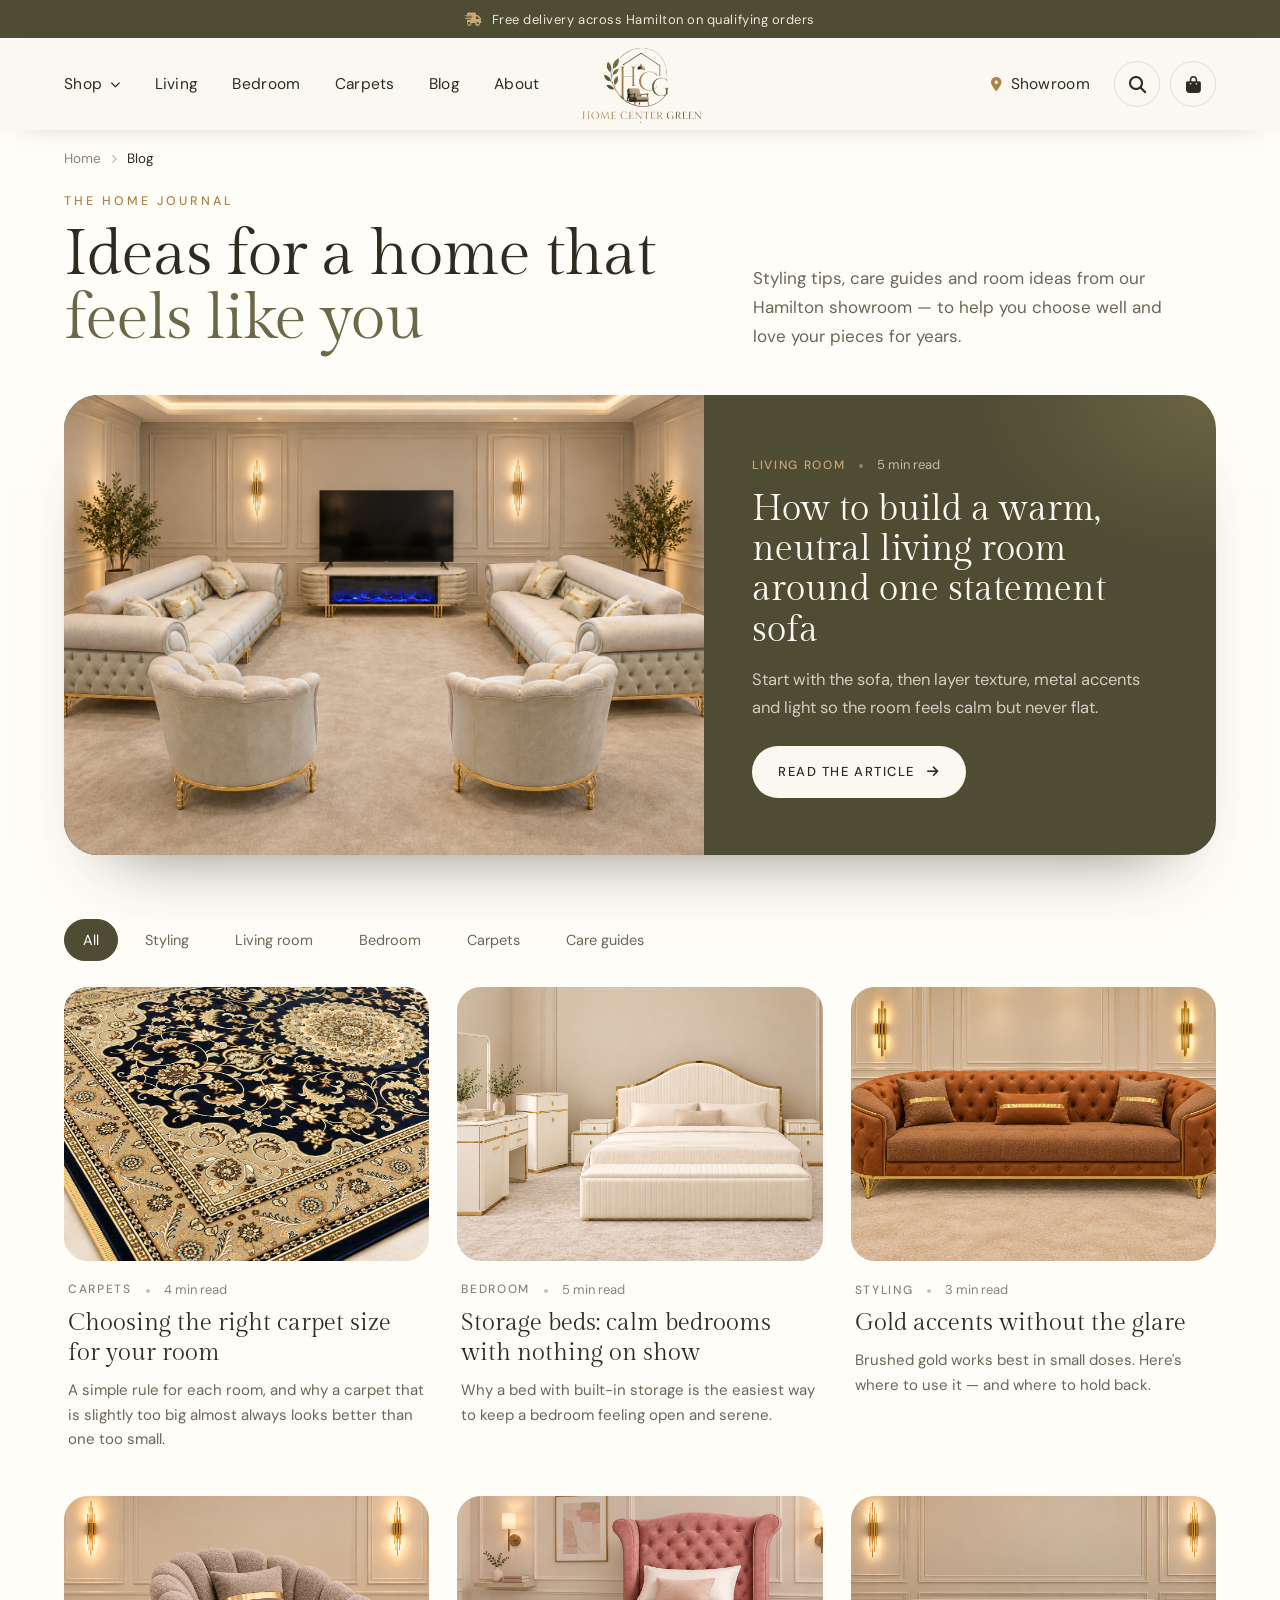
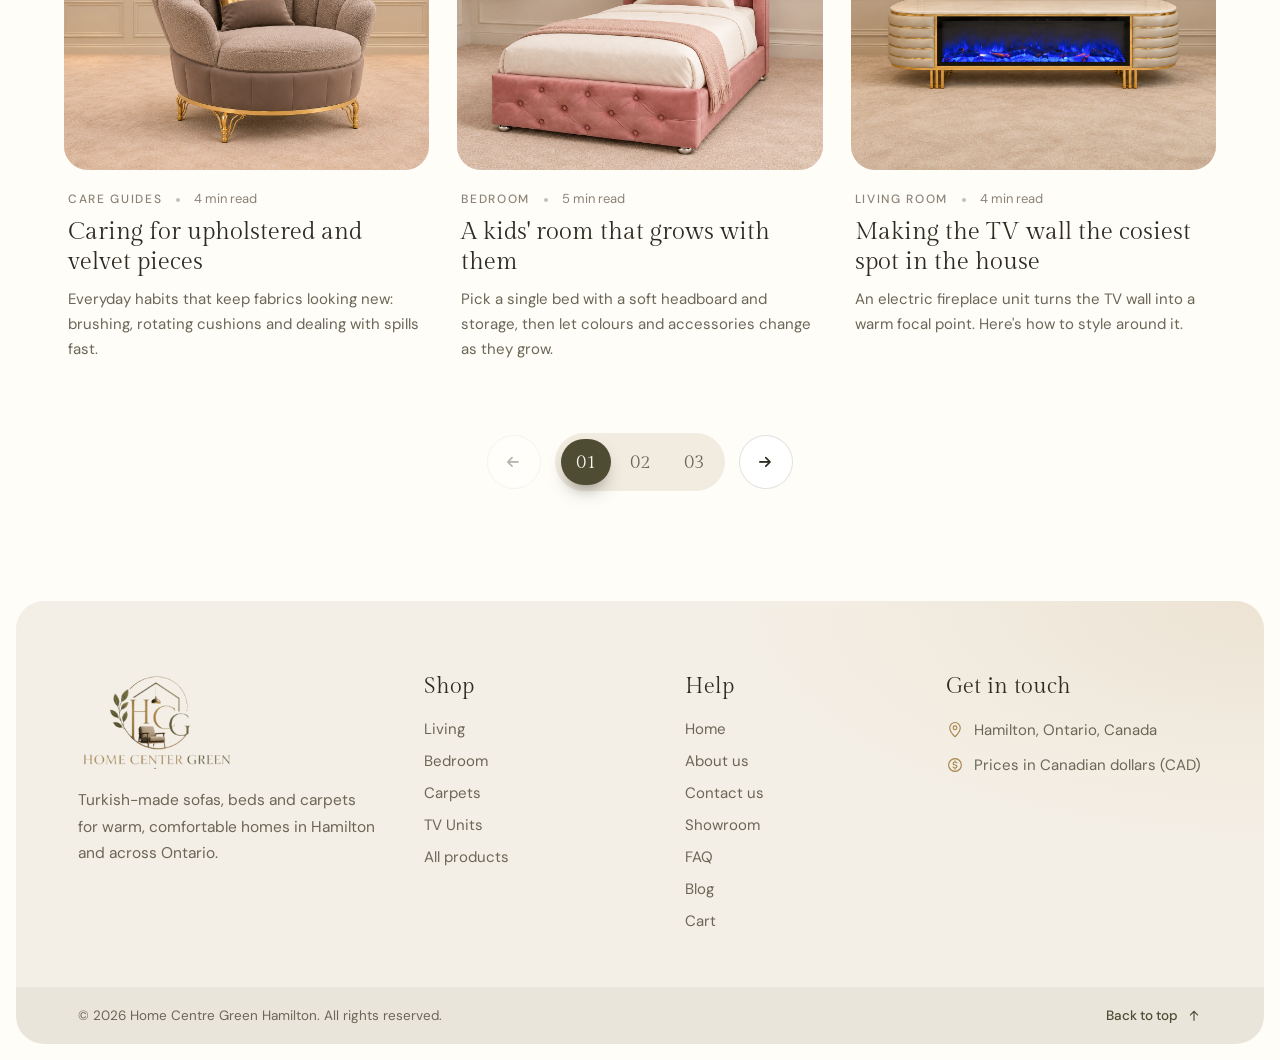
<file: blog.html>
<!DOCTYPE html>
<html lang="en">

<head>
    <meta charset="UTF-8">
    <meta name="viewport" content="width=device-width, initial-scale=1.0">
    <title>Blog | Home Centre Green Hamilton</title>
    <meta name="description" content="Styling ideas, care guides and home inspiration from Home Centre Green in Hamilton, Ontario.">
    <link rel="icon" type="image/x-icon" href="assets/imgs/fav.png">

    <link rel="preconnect" href="https://fonts.googleapis.com">
    <link rel="preconnect" href="https://fonts.gstatic.com" crossorigin>
    <link
        href="https://fonts.googleapis.com/css2?family=Marcellus&family=Montserrat:wght@400;500;600&family=Roboto+Slab:wght@400&family=Roboto:wght@300&family=Epilogue:wght@300;400;500&family=Tenor+Sans&family=Inter:wght@400;500;600&family=Gilda+Display&family=DM+Sans:wght@400;500&family=Cormorant+Garamond:ital,wght@1,500;1,600&display=swap"
        rel="stylesheet">
    <link rel="stylesheet" href="assets/vendor/fontawesome/css/all.min.css?v=f2a96686">
    <link rel="stylesheet" href="assets/css/master.css?v=1840488e">
    <link rel="stylesheet" href="assets/css/shop.css?v=4e4bff23">
    <link rel="stylesheet" href="assets/css/blog.css?v=a45a9859">
</head>

<body>
    <header class="hh-header is-solid" id="siteHeader">
        <!-- announcement strip: messages rotate (assets/js/header.js) -->
        <div class="hh-topbar">
            <div class="hh-msgs" aria-live="polite">
                <p class="hh-msg is-active"><i class="fa-solid fa-truck-fast" aria-hidden="true"></i> Free delivery across Hamilton on qualifying orders</p>
                <p class="hh-msg"><i class="fa-solid fa-store" aria-hidden="true"></i> Visit our showroom in Hamilton — <a href="index.html#showroom">get directions</a></p>
                <p class="hh-msg"><i class="fa-regular fa-credit-card" aria-hidden="true"></i> Flexible payment options available</p>
            </div>
        </div>

        <div class="hh-bar">
            <button class="hh-burger" id="menuToggle" aria-label="Open menu" aria-expanded="false" aria-controls="mmenu"><span></span><span></span><span></span></button>

            <nav class="hh-nav hh-nav-left" aria-label="Main">
                <div class="hh-shop">
                    <button type="button" class="hh-link hh-shop-btn" aria-expanded="false" aria-controls="hhMega">Shop <i class="fa-solid fa-chevron-down" aria-hidden="true"></i></button>
                </div>
                <a class="hh-link" href="shop.html?cat=living">Living</a>
                <a class="hh-link" href="shop.html?cat=bedroom">Bedroom</a>
                <a class="hh-link" href="shop.html?cat=carpets">Carpets</a>
                <a class="hh-link" href="blog.html">Blog</a>
                <a class="hh-link" href="about.html">About</a>
            </nav>

            <a href="index.html" class="hh-logo" aria-label="Home Centre Green Hamilton - Home">
                <img src="assets/imgs/logo.png" alt="Home Centre Green Hamilton">
            </a>

            <div class="hh-right">
                <a class="hh-link hh-showroom" href="index.html#showroom"><i class="fa-solid fa-location-dot" aria-hidden="true"></i> Showroom</a>
                <button type="button" class="hh-icon" id="hhSearchBtn" aria-label="Search" aria-expanded="false" aria-controls="hhSearch"><i class="fa-solid fa-magnifying-glass" aria-hidden="true"></i></button>
                <a class="hh-icon hh-cart" href="cart.html" aria-label="Cart"><i class="fa-solid fa-bag-shopping" aria-hidden="true"></i><span class="cart-count" id="cartCount"></span></a>
            </div>
        </div>

        <!-- Shop mega menu -->
        <div class="hh-mega" id="hhMega" hidden>
            <div class="hh-mega-inner">
                <div class="hh-mega-list">
                    <span class="hh-mega-title">Shop by room</span>
                    <a href="shop.html?cat=living"><i class="fa-solid fa-couch" aria-hidden="true"></i> Living</a>
                    <a href="shop.html?cat=bedroom"><i class="fa-solid fa-bed" aria-hidden="true"></i> Bedroom</a>
                    <a href="shop.html?cat=carpets"><i class="fa-solid fa-rug" aria-hidden="true"></i> Carpets</a>
                    <a href="shop.html?cat=tv-units"><i class="fa-solid fa-tv" aria-hidden="true"></i> TV Units</a>
                    <a href="shop.html" class="hh-mega-all">All products <i class="fa-solid fa-arrow-right" aria-hidden="true"></i></a>
                </div>
                <div class="hh-mega-cats">
                    <a href="shop.html?cat=living" class="hh-cat"><img src="assets/imgs/products/sofa-set/grey/1.jpg" alt="" loading="lazy"><span>Living</span></a>
                    <a href="shop.html?cat=bedroom" class="hh-cat"><img src="assets/imgs/products/queen-bed-yellow/1.jpg" alt="" loading="lazy"><span>Bedroom</span></a>
                    <a href="shop.html?cat=carpets" class="hh-cat"><img src="assets/imgs/products/carpet/navy/2.jpg" alt="" loading="lazy"><span>Carpets</span></a>
                    <a href="shop.html?cat=tv-units" class="hh-cat"><img src="assets/imgs/products/tv-fireplace/1.jpg" alt="" loading="lazy"><span>TV Units</span></a>
                </div>
                <a href="product.html?p=D0-0002" class="hh-feature">
                    <img src="assets/imgs/products/sofa-set/rust/2.jpg" alt="" loading="lazy">
                    <span class="hh-feature-body">
                        <small>Featured</small>
                        <strong>Turkish Sofa Set</strong>
                        <span>4 colours · $4,000</span>
                        <em>Shop now <i class="fa-solid fa-arrow-right" aria-hidden="true"></i></em>
                    </span>
                </a>
            </div>
        </div>

        <!-- search panel: live results from the product list -->
        <div class="hh-search" id="hhSearch" hidden>
            <div class="hh-search-inner">
                <label class="hh-search-field">
                    <i class="fa-solid fa-magnifying-glass" aria-hidden="true"></i>
                    <span class="sr-only">Search products</span>
                    <input type="search" id="hhSearchInput" placeholder="Search sofas, beds, carpets…" autocomplete="off">
                    <button type="button" class="hh-search-close" aria-label="Close search"><i class="fa-solid fa-xmark" aria-hidden="true"></i></button>
                </label>
                <div class="hh-search-popular">
                    <span>Popular:</span>
                    <button type="button" data-q="sofa">Sofa set</button>
                    <button type="button" data-q="queen">Queen beds</button>
                    <button type="button" data-q="carpet">Carpets</button>
                    <button type="button" data-q="tv">TV unit</button>
                </div>
                <div class="hh-results" role="list"></div>
            </div>
        </div>
    </header>
    <div class="hh-scrim" id="hhScrim" hidden></div>

    <!-- ================= SIDEBAR (mobile menu) ================= -->
    <div class="mmenu-backdrop" id="menuBackdrop" aria-hidden="true"></div>
    <div class="mmenu" id="mmenu" role="dialog" aria-modal="true" aria-label="Menu" aria-hidden="true">
        <div class="mmenu-top">
            <a href="index.html" class="mmenu-logo"><img src="assets/imgs/logo.png" alt="Home Centre Green Hamilton"></a>
            <button type="button" class="mmenu-close" id="menuClose" aria-label="Close menu"><span></span><span></span></button>
        </div>

        <div class="mmenu-body">
            <!-- page links: the current page gets aria-current from master.js -->
            <nav class="mm-nav" aria-label="Mobile">
                <ol>
                    <li class="mm-in"><a href="index.html" class="mm-link"><span class="mm-ic"><svg viewBox="0 0 24 24" aria-hidden="true"><path d="M4 10.5 12 4l8 6.5V20a1 1 0 0 1-1 1h-4.5v-6h-5v6H5a1 1 0 0 1-1-1z" /></svg></span><span class="mm-name">Home</span><span class="mm-arrow"><svg viewBox="0 0 24 24" aria-hidden="true"><path d="M9 6l6 6-6 6" /></svg></span></a></li>
                    <li class="mm-in"><a href="shop.html" class="mm-link"><span class="mm-ic"><svg viewBox="0 0 24 24" aria-hidden="true"><path d="M5 8h14l-1.2 12H6.2z" /><path d="M9 8V6a3 3 0 0 1 6 0v2" /></svg></span><span class="mm-name">Shop</span><span class="mm-arrow"><svg viewBox="0 0 24 24" aria-hidden="true"><path d="M9 6l6 6-6 6" /></svg></span></a></li>
                    <li class="mm-in"><a href="index.html#showroom" class="mm-link"><span class="mm-ic"><i class="fa-solid fa-location-dot" aria-hidden="true"></i></span><span class="mm-name">Showroom</span><span class="mm-arrow"><svg viewBox="0 0 24 24" aria-hidden="true"><path d="M9 6l6 6-6 6" /></svg></span></a></li>
                    <li class="mm-in"><a href="about.html" class="mm-link"><span class="mm-ic"><i class="fa-solid fa-leaf" aria-hidden="true"></i></span><span class="mm-name">About</span><span class="mm-arrow"><svg viewBox="0 0 24 24" aria-hidden="true"><path d="M9 6l6 6-6 6" /></svg></span></a></li>
                    <li class="mm-in"><a href="index.html#faq" class="mm-link"><span class="mm-ic"><i class="fa-regular fa-circle-question" aria-hidden="true"></i></span><span class="mm-name">FAQ</span><span class="mm-arrow"><svg viewBox="0 0 24 24" aria-hidden="true"><path d="M9 6l6 6-6 6" /></svg></span></a></li>
                    <li class="mm-in"><a href="blog.html" class="mm-link"><span class="mm-ic"><i class="fa-regular fa-newspaper" aria-hidden="true"></i></span><span class="mm-name">Blog</span><span class="mm-arrow"><svg viewBox="0 0 24 24" aria-hidden="true"><path d="M9 6l6 6-6 6" /></svg></span></a></li>
                    <li class="mm-in"><a href="contact.html" class="mm-link"><span class="mm-ic"><svg viewBox="0 0 24 24" aria-hidden="true"><path d="M5 4h4l2 5-2.5 1.5a11 11 0 0 0 5 5L15 13l5 2v4a1 1 0 0 1-1 1A16 16 0 0 1 4 5a1 1 0 0 1 1-1z" /></svg></span><span class="mm-name">Contact</span><span class="mm-arrow"><svg viewBox="0 0 24 24" aria-hidden="true"><path d="M9 6l6 6-6 6" /></svg></span></a></li>
                </ol>
            </nav>

            <!-- featured edit -->
            <a href="shop.html" class="mm-feature mm-in">
                <span class="mm-feature-img" style="background-image:url('assets/imgs/bg.png')"></span>
                <span class="mm-feature-copy">
                    <small>The living edit</small>
                    <strong>Warm woods,<br>soft linens</strong>
                    <span class="mm-feature-cta">Shop the look <svg viewBox="0 0 24 24" aria-hidden="true"><path d="M5 12h14M13 6l6 6-6 6" /></svg></span>
                </span>
            </a>

            <!-- help -->
            <div class="mm-help mm-in">
                <div class="mm-help-text">
                    <strong>Have a question about a piece?</strong>
                    <span>Ask us about sizes, colours or availability.</span>
                </div>
                <a href="contact.html" class="mm-help-btn">Contact us <svg viewBox="0 0 24 24" aria-hidden="true"><path d="M5 12h14M13 6l6 6-6 6" /></svg></a>
            </div>
        </div>
    </div>

    <main class="bl-page" id="top">
        <!-- ===== intro ===== -->
        <header class="bl-intro">
            <nav class="pd-crumbs bl-crumbs" aria-label="Breadcrumb">
                <a href="index.html">Home</a><i class="fa-solid fa-chevron-right" aria-hidden="true"></i><span aria-current="page">Blog</span>
            </nav>
            <div class="bl-intro-row">
                <div>
                    <span class="bl-eyebrow">The Home Journal</span>
                    <h1>Ideas for a home that <em>feels like you</em></h1>
                </div>
                <p>Styling tips, care guides and room ideas from our Hamilton showroom — to help you choose well and love your pieces for years.</p>
            </div>
        </header>

        <!-- ===== featured article ===== -->
        <section class="bl-featured" id="blFeatured" aria-label="Featured article"></section>

        <!-- ===== topics ===== -->
        <div class="bl-bar">
            <div class="bl-topics" id="blTopics" role="tablist" aria-label="Topics"></div>
        </div>

        <!-- ===== articles ===== -->
        <section class="bl-grid" id="blGrid" aria-live="polite"></section>

        <!-- ===== pagination ===== -->
        <nav class="bl-pager" id="blPager" aria-label="Blog pages"></nav>
    </main>

    <!-- ================= FOOTER (also the #contact target) ================= -->
    <footer class="hcg-footer" id="contact">
        <div class="ft-top">
            <div class="ft-brand">
                <a href="index.html" class="ft-logo"><img src="assets/imgs/logo.png" alt="Home Centre Green Hamilton" loading="lazy"></a>
                <p>Turkish-made sofas, beds and carpets for warm, comfortable homes in Hamilton and across Ontario.</p>
            </div>

            <nav class="ft-col" aria-label="Shop">
                <h3>Shop</h3>
                <a href="shop.html?cat=living">Living</a>
                <a href="shop.html?cat=bedroom">Bedroom</a>
                <a href="shop.html?cat=carpets">Carpets</a>
                <a href="shop.html?cat=tv-units">TV Units</a>
                <a href="shop.html">All products</a>
            </nav>

            <nav class="ft-col" aria-label="Help">
                <h3>Help</h3>
                <a href="index.html">Home</a>
                <a href="about.html">About us</a>
                <a href="contact.html">Contact us</a>
                <a href="index.html#showroom">Showroom</a>
                <a href="index.html#faq">FAQ</a>
                <a href="blog.html">Blog</a>
                <a href="cart.html">Cart</a>
            </nav>

            <div class="ft-col ft-contact">
                <h3>Get in touch</h3>
                <span class="ft-line"><svg viewBox="0 0 24 24" aria-hidden="true"><path d="M12 21s-7-6.5-7-12a7 7 0 0 1 14 0c0 5.5-7 12-7 12z" /><circle cx="12" cy="9" r="2.5" /></svg>Hamilton, Ontario, Canada</span>
                <!-- TODO: add the store's real details, then uncomment:
                <a class="ft-line" href="tel:+1XXXXXXXXXX"><svg viewBox="0 0 24 24" aria-hidden="true"><path d="M5 4h4l2 5-2.5 1.5a11 11 0 0 0 5 5L15 13l5 2v4a1 1 0 0 1-1 1A16 16 0 0 1 4 5a1 1 0 0 1 1-1z" /></svg>+1 (XXX) XXX-XXXX</a>
                <a class="ft-line" href="mailto:hello@example.com"><svg viewBox="0 0 24 24" aria-hidden="true"><rect x="3" y="5" width="18" height="14" rx="2" /><path d="M3 7l9 6 9-6" /></svg>hello@example.com</a>
                <span class="ft-line"><svg viewBox="0 0 24 24" aria-hidden="true"><circle cx="12" cy="12" r="8.5" /><path d="M12 7.5V12l3 2" /></svg>Mon–Sat, 10am – 7pm</span>
                -->
                <span class="ft-line"><svg viewBox="0 0 24 24" aria-hidden="true"><circle cx="12" cy="12" r="8.5" /><path d="M14.5 9.3c-.5-.8-1.4-1.3-2.5-1.3-1.5 0-2.6.8-2.6 2s1.1 1.6 2.6 2 2.6.8 2.6 2-1.1 2-2.6 2c-1.1 0-2-.5-2.5-1.3M12 6.5V8M12 16v1.5" /></svg>Prices in Canadian dollars (CAD)</span>
            </div>
        </div>

        <div class="ft-bottom">
            <p>© <span id="ftYear"></span> Home Centre Green Hamilton. All rights reserved.</p>
            <a href="#top" class="ft-top-btn">Back to top <svg viewBox="0 0 24 24" aria-hidden="true"><path d="M12 19V5M6 11l6-6 6 6" /></svg></a>
        </div>
    </footer>

    <script src="assets/js/catalog.js?v=321325dc"></script>
    <script src="assets/js/header.js?v=48c323ec"></script>
    <script src="assets/js/blog.js?v=7a42e614"></script>
    <script src="assets/js/master.js?v=8d5bb0e3"></script>
</body>

</html>
</file>
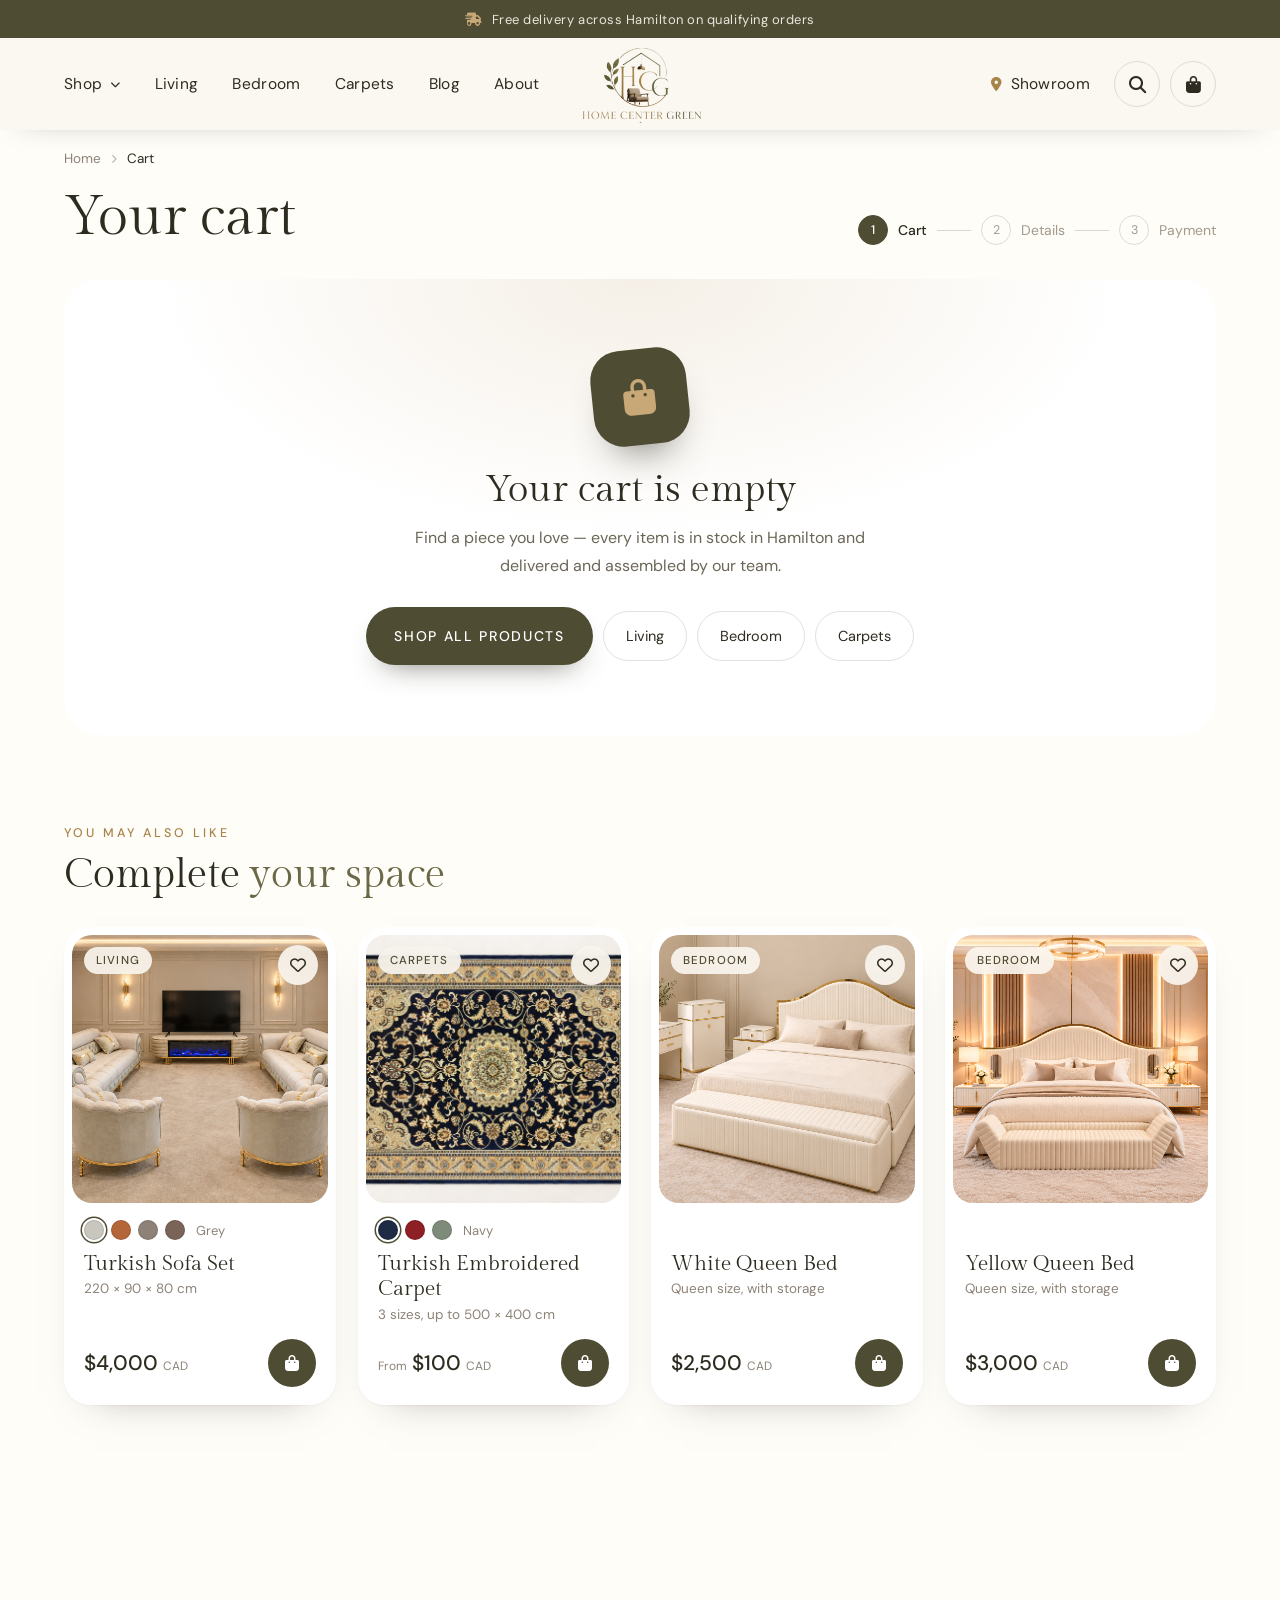
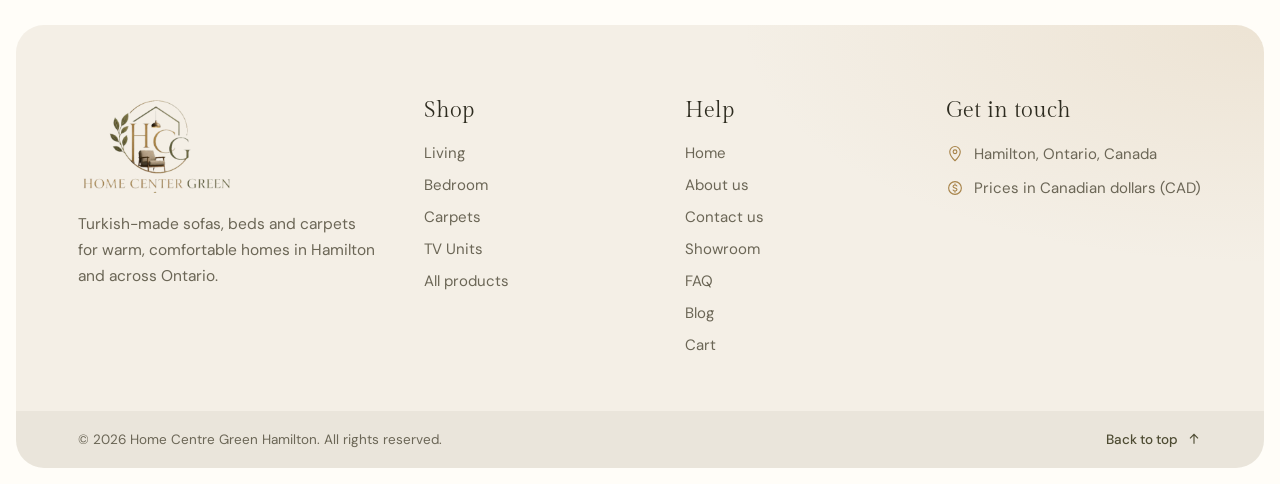
<file: cart.html>
<!DOCTYPE html>
<html lang="en">

<head>
    <meta charset="UTF-8">
    <meta name="viewport" content="width=device-width, initial-scale=1.0">
    <title>Your cart | Home Centre Green Hamilton</title>
    <meta name="description" content="Review the furniture in your cart at Home Centre Green, Hamilton.">
    <meta name="robots" content="noindex, follow">
    <link rel="icon" type="image/x-icon" href="assets/imgs/fav.png">

    <link rel="preconnect" href="https://fonts.googleapis.com">
    <link rel="preconnect" href="https://fonts.gstatic.com" crossorigin>
    <link
        href="https://fonts.googleapis.com/css2?family=Marcellus&family=Montserrat:wght@400;500;600&family=Roboto+Slab:wght@400&family=Roboto:wght@300&family=Epilogue:wght@300;400;500&family=Tenor+Sans&family=Inter:wght@400;500;600&family=Gilda+Display&family=DM+Sans:wght@400;500&family=Cormorant+Garamond:ital,wght@1,500;1,600&display=swap"
        rel="stylesheet">
    <link rel="stylesheet" href="assets/vendor/fontawesome/css/all.min.css?v=f2a96686">
    <link rel="stylesheet" href="assets/css/master.css?v=1840488e">
    <link rel="stylesheet" href="assets/css/shop.css?v=4e4bff23">
    <link rel="stylesheet" href="assets/css/product.css?v=a13a7b62">
    <link rel="stylesheet" href="assets/css/cart.css?v=87eb7d10">
</head>

<body>
    <header class="hh-header is-solid" id="siteHeader">
        <!-- announcement strip: messages rotate (assets/js/header.js) -->
        <div class="hh-topbar">
            <div class="hh-msgs" aria-live="polite">
                <p class="hh-msg is-active"><i class="fa-solid fa-truck-fast" aria-hidden="true"></i> Free delivery across Hamilton on qualifying orders</p>
                <p class="hh-msg"><i class="fa-solid fa-store" aria-hidden="true"></i> Visit our showroom in Hamilton — <a href="index.html#showroom">get directions</a></p>
                <p class="hh-msg"><i class="fa-regular fa-credit-card" aria-hidden="true"></i> Flexible payment options available</p>
            </div>
        </div>

        <div class="hh-bar">
            <button class="hh-burger" id="menuToggle" aria-label="Open menu" aria-expanded="false" aria-controls="mmenu"><span></span><span></span><span></span></button>

            <nav class="hh-nav hh-nav-left" aria-label="Main">
                <div class="hh-shop">
                    <button type="button" class="hh-link hh-shop-btn" aria-expanded="false" aria-controls="hhMega">Shop <i class="fa-solid fa-chevron-down" aria-hidden="true"></i></button>
                </div>
                <a class="hh-link" href="shop.html?cat=living">Living</a>
                <a class="hh-link" href="shop.html?cat=bedroom">Bedroom</a>
                <a class="hh-link" href="shop.html?cat=carpets">Carpets</a>
                <a class="hh-link" href="blog.html">Blog</a>
                <a class="hh-link" href="about.html">About</a>
            </nav>

            <a href="index.html" class="hh-logo" aria-label="Home Centre Green Hamilton - Home">
                <img src="assets/imgs/logo.png" alt="Home Centre Green Hamilton">
            </a>

            <div class="hh-right">
                <a class="hh-link hh-showroom" href="index.html#showroom"><i class="fa-solid fa-location-dot" aria-hidden="true"></i> Showroom</a>
                <button type="button" class="hh-icon" id="hhSearchBtn" aria-label="Search" aria-expanded="false" aria-controls="hhSearch"><i class="fa-solid fa-magnifying-glass" aria-hidden="true"></i></button>
                <a class="hh-icon hh-cart" href="cart.html" aria-label="Cart"><i class="fa-solid fa-bag-shopping" aria-hidden="true"></i><span class="cart-count" id="cartCount"></span></a>
            </div>
        </div>

        <!-- Shop mega menu -->
        <div class="hh-mega" id="hhMega" hidden>
            <div class="hh-mega-inner">
                <div class="hh-mega-list">
                    <span class="hh-mega-title">Shop by room</span>
                    <a href="shop.html?cat=living"><i class="fa-solid fa-couch" aria-hidden="true"></i> Living</a>
                    <a href="shop.html?cat=bedroom"><i class="fa-solid fa-bed" aria-hidden="true"></i> Bedroom</a>
                    <a href="shop.html?cat=carpets"><i class="fa-solid fa-rug" aria-hidden="true"></i> Carpets</a>
                    <a href="shop.html?cat=tv-units"><i class="fa-solid fa-tv" aria-hidden="true"></i> TV Units</a>
                    <a href="shop.html" class="hh-mega-all">All products <i class="fa-solid fa-arrow-right" aria-hidden="true"></i></a>
                </div>
                <div class="hh-mega-cats">
                    <a href="shop.html?cat=living" class="hh-cat"><img src="assets/imgs/products/sofa-set/grey/1.jpg" alt="" loading="lazy"><span>Living</span></a>
                    <a href="shop.html?cat=bedroom" class="hh-cat"><img src="assets/imgs/products/queen-bed-yellow/1.jpg" alt="" loading="lazy"><span>Bedroom</span></a>
                    <a href="shop.html?cat=carpets" class="hh-cat"><img src="assets/imgs/products/carpet/navy/2.jpg" alt="" loading="lazy"><span>Carpets</span></a>
                    <a href="shop.html?cat=tv-units" class="hh-cat"><img src="assets/imgs/products/tv-fireplace/1.jpg" alt="" loading="lazy"><span>TV Units</span></a>
                </div>
                <a href="product.html?p=D0-0002" class="hh-feature">
                    <img src="assets/imgs/products/sofa-set/rust/2.jpg" alt="" loading="lazy">
                    <span class="hh-feature-body">
                        <small>Featured</small>
                        <strong>Turkish Sofa Set</strong>
                        <span>4 colours · $4,000</span>
                        <em>Shop now <i class="fa-solid fa-arrow-right" aria-hidden="true"></i></em>
                    </span>
                </a>
            </div>
        </div>

        <!-- search panel: live results from the product list -->
        <div class="hh-search" id="hhSearch" hidden>
            <div class="hh-search-inner">
                <label class="hh-search-field">
                    <i class="fa-solid fa-magnifying-glass" aria-hidden="true"></i>
                    <span class="sr-only">Search products</span>
                    <input type="search" id="hhSearchInput" placeholder="Search sofas, beds, carpets…" autocomplete="off">
                    <button type="button" class="hh-search-close" aria-label="Close search"><i class="fa-solid fa-xmark" aria-hidden="true"></i></button>
                </label>
                <div class="hh-search-popular">
                    <span>Popular:</span>
                    <button type="button" data-q="sofa">Sofa set</button>
                    <button type="button" data-q="queen">Queen beds</button>
                    <button type="button" data-q="carpet">Carpets</button>
                    <button type="button" data-q="tv">TV unit</button>
                </div>
                <div class="hh-results" role="list"></div>
            </div>
        </div>
    </header>
    <div class="hh-scrim" id="hhScrim" hidden></div>

    <!-- ================= SIDEBAR (mobile menu) ================= -->
    <div class="mmenu-backdrop" id="menuBackdrop" aria-hidden="true"></div>
    <div class="mmenu" id="mmenu" role="dialog" aria-modal="true" aria-label="Menu" aria-hidden="true">
        <div class="mmenu-top">
            <a href="index.html" class="mmenu-logo"><img src="assets/imgs/logo.png" alt="Home Centre Green Hamilton"></a>
            <button type="button" class="mmenu-close" id="menuClose" aria-label="Close menu"><span></span><span></span></button>
        </div>

        <div class="mmenu-body">
            <!-- page links: the current page gets aria-current from master.js -->
            <nav class="mm-nav" aria-label="Mobile">
                <ol>
                    <li class="mm-in"><a href="index.html" class="mm-link"><span class="mm-ic"><svg viewBox="0 0 24 24" aria-hidden="true"><path d="M4 10.5 12 4l8 6.5V20a1 1 0 0 1-1 1h-4.5v-6h-5v6H5a1 1 0 0 1-1-1z" /></svg></span><span class="mm-name">Home</span><span class="mm-arrow"><svg viewBox="0 0 24 24" aria-hidden="true"><path d="M9 6l6 6-6 6" /></svg></span></a></li>
                    <li class="mm-in"><a href="shop.html" class="mm-link"><span class="mm-ic"><svg viewBox="0 0 24 24" aria-hidden="true"><path d="M5 8h14l-1.2 12H6.2z" /><path d="M9 8V6a3 3 0 0 1 6 0v2" /></svg></span><span class="mm-name">Shop</span><span class="mm-arrow"><svg viewBox="0 0 24 24" aria-hidden="true"><path d="M9 6l6 6-6 6" /></svg></span></a></li>
                    <li class="mm-in"><a href="index.html#showroom" class="mm-link"><span class="mm-ic"><i class="fa-solid fa-location-dot" aria-hidden="true"></i></span><span class="mm-name">Showroom</span><span class="mm-arrow"><svg viewBox="0 0 24 24" aria-hidden="true"><path d="M9 6l6 6-6 6" /></svg></span></a></li>
                    <li class="mm-in"><a href="about.html" class="mm-link"><span class="mm-ic"><i class="fa-solid fa-leaf" aria-hidden="true"></i></span><span class="mm-name">About</span><span class="mm-arrow"><svg viewBox="0 0 24 24" aria-hidden="true"><path d="M9 6l6 6-6 6" /></svg></span></a></li>
                    <li class="mm-in"><a href="index.html#faq" class="mm-link"><span class="mm-ic"><i class="fa-regular fa-circle-question" aria-hidden="true"></i></span><span class="mm-name">FAQ</span><span class="mm-arrow"><svg viewBox="0 0 24 24" aria-hidden="true"><path d="M9 6l6 6-6 6" /></svg></span></a></li>
                    <li class="mm-in"><a href="blog.html" class="mm-link"><span class="mm-ic"><i class="fa-regular fa-newspaper" aria-hidden="true"></i></span><span class="mm-name">Blog</span><span class="mm-arrow"><svg viewBox="0 0 24 24" aria-hidden="true"><path d="M9 6l6 6-6 6" /></svg></span></a></li>
                    <li class="mm-in"><a href="contact.html" class="mm-link"><span class="mm-ic"><svg viewBox="0 0 24 24" aria-hidden="true"><path d="M5 4h4l2 5-2.5 1.5a11 11 0 0 0 5 5L15 13l5 2v4a1 1 0 0 1-1 1A16 16 0 0 1 4 5a1 1 0 0 1 1-1z" /></svg></span><span class="mm-name">Contact</span><span class="mm-arrow"><svg viewBox="0 0 24 24" aria-hidden="true"><path d="M9 6l6 6-6 6" /></svg></span></a></li>
                </ol>
            </nav>

            <!-- featured edit -->
            <a href="shop.html" class="mm-feature mm-in">
                <span class="mm-feature-img" style="background-image:url('assets/imgs/bg.png')"></span>
                <span class="mm-feature-copy">
                    <small>The living edit</small>
                    <strong>Warm woods,<br>soft linens</strong>
                    <span class="mm-feature-cta">Shop the look <svg viewBox="0 0 24 24" aria-hidden="true"><path d="M5 12h14M13 6l6 6-6 6" /></svg></span>
                </span>
            </a>

            <!-- help -->
            <div class="mm-help mm-in">
                <div class="mm-help-text">
                    <strong>Have a question about a piece?</strong>
                    <span>Ask us about sizes, colours or availability.</span>
                </div>
                <a href="contact.html" class="mm-help-btn">Contact us <svg viewBox="0 0 24 24" aria-hidden="true"><path d="M5 12h14M13 6l6 6-6 6" /></svg></a>
            </div>
        </div>
    </div>

    <main class="ct-page" id="top">
        <div class="ct-head">
            <nav class="pd-crumbs" aria-label="Breadcrumb">
                <a href="index.html">Home</a><i class="fa-solid fa-chevron-right" aria-hidden="true"></i><span aria-current="page">Cart</span>
            </nav>
            <div class="ct-title-row">
                <h1>Your cart <span id="ctCount"></span></h1>
                <ol class="ct-steps" aria-label="Checkout steps">
                    <li class="is-current" aria-current="step"><span>1</span>Cart</li>
                    <li><span>2</span>Details</li>
                    <li><span>3</span>Payment</li>
                </ol>
            </div>
        </div>

        <!-- filled cart -->
        <div class="ct-layout" id="ctFull" hidden>
            <section class="ct-main" aria-label="Items in your cart">
                <!-- TODO: set the real free-delivery minimum in assets/js/cart.js -->
                <div class="ct-free" id="ctFree">
                    <div class="ct-free-text"><i class="fa-solid fa-truck-fast" aria-hidden="true"></i> <span id="ctFreeText"></span></div>
                    <div class="ct-free-bar" aria-hidden="true"><span id="ctFreeBar"></span></div>
                </div>
                <ul class="ct-list" id="ctList"></ul>
                <div class="ct-actions">
                    <a href="shop.html" class="ct-back"><i class="fa-solid fa-arrow-left" aria-hidden="true"></i> Continue shopping</a>
                    <button type="button" class="ct-clear" id="ctClear"><i class="fa-regular fa-trash-can" aria-hidden="true"></i> Empty cart</button>
                </div>
            </section>

            <aside class="ct-summary" aria-labelledby="ctSumTitle">
                <h2 id="ctSumTitle">Order summary</h2>
                <dl class="ct-lines">
                    <div><dt>Subtotal</dt><dd id="ctSub"></dd></div>
                    <div><dt>Delivery</dt><dd id="ctShip"></dd></div>
                    <div><dt>Assembly</dt><dd class="ct-free-tag">Included</dd></div>
                    <div><dt>Estimated HST (13%)</dt><dd id="ctTax"></dd></div>
                    <div class="ct-discount" id="ctDiscRow" hidden><dt id="ctDiscLabel"></dt><dd id="ctDisc"></dd></div>
                </dl>
                <form class="ct-promo" id="ctPromo">
                    <label class="sr-only" for="ctCode">Promo code</label>
                    <i class="fa-solid fa-tag" aria-hidden="true"></i>
                    <input id="ctCode" type="text" placeholder="Promo code" autocomplete="off">
                    <button type="submit">Apply</button>
                </form>
                <p class="ct-promo-msg" id="ctPromoMsg" role="status"></p>
                <div class="ct-total"><span>Total <small>CAD</small></span><strong id="ctTotal"></strong></div>
                <button type="button" class="ct-checkout" id="ctCheckout"><i class="fa-solid fa-lock" aria-hidden="true"></i> Proceed to checkout</button>
                <div class="ct-pay" aria-label="Payment methods we accept">
                    <i class="fa-brands fa-cc-visa" aria-hidden="true"></i>
                    <i class="fa-brands fa-cc-mastercard" aria-hidden="true"></i>
                    <i class="fa-brands fa-cc-amex" aria-hidden="true"></i>
                    <i class="fa-brands fa-cc-apple-pay" aria-hidden="true"></i>
                    <i class="fa-brands fa-google-pay" aria-hidden="true"></i>
                </div>
                <ul class="ct-perks">
                    <li><i class="fa-solid fa-shield-halved" aria-hidden="true"></i> Secure checkout</li>
                    <li><i class="fa-solid fa-screwdriver-wrench" aria-hidden="true"></i> Delivered &amp; assembled by our team</li>
                    <li><i class="fa-regular fa-credit-card" aria-hidden="true"></i> Flexible payment options</li>
                </ul>
            </aside>
        </div>

        <!-- empty cart -->
        <section class="ct-empty" id="ctEmpty" hidden>
            <span class="ct-empty-icon" aria-hidden="true"><i class="fa-solid fa-bag-shopping"></i></span>
            <h2>Your cart is empty</h2>
            <p>Find a piece you love — every item is in stock in Hamilton and delivered and assembled by our team.</p>
            <div class="ct-empty-links">
                <a href="shop.html" class="ct-checkout">Shop all products</a>
                <a href="shop.html?cat=living">Living</a>
                <a href="shop.html?cat=bedroom">Bedroom</a>
                <a href="shop.html?cat=carpets">Carpets</a>
            </div>
        </section>

        <!-- suggestions -->
        <section class="pd-more ct-more">
            <div class="pd-more-head">
                <div>
                    <span class="pd-eyebrow">You may also like</span>
                    <h2>Complete <em>your space</em></h2>
                </div>
            </div>
            <div class="pd-grid" id="ctSuggest"></div>
        </section>
    </main>

    <!-- mobile: total + checkout always in reach -->
    <div class="ct-bar" id="ctBar" hidden>
        <div><small>Total</small><b id="ctBarTotal"></b></div>
        <button type="button" class="ct-checkout" data-checkout><i class="fa-solid fa-lock" aria-hidden="true"></i> Checkout</button>
    </div>

    <div class="pd-toast ct-toast" id="ctToast" role="status" aria-live="polite"><span id="ctToastText"></span><button type="button" id="ctUndo" hidden>Undo</button></div>

    <!-- ================= FOOTER (also the #contact target) ================= -->
    <footer class="hcg-footer" id="contact">
        <div class="ft-top">
            <div class="ft-brand">
                <a href="index.html" class="ft-logo"><img src="assets/imgs/logo.png" alt="Home Centre Green Hamilton" loading="lazy"></a>
                <p>Turkish-made sofas, beds and carpets for warm, comfortable homes in Hamilton and across Ontario.</p>
            </div>

            <nav class="ft-col" aria-label="Shop">
                <h3>Shop</h3>
                <a href="shop.html?cat=living">Living</a>
                <a href="shop.html?cat=bedroom">Bedroom</a>
                <a href="shop.html?cat=carpets">Carpets</a>
                <a href="shop.html?cat=tv-units">TV Units</a>
                <a href="shop.html">All products</a>
            </nav>

            <nav class="ft-col" aria-label="Help">
                <h3>Help</h3>
                <a href="index.html">Home</a>
                <a href="about.html">About us</a>
                <a href="contact.html">Contact us</a>
                <a href="index.html#showroom">Showroom</a>
                <a href="index.html#faq">FAQ</a>
                <a href="blog.html">Blog</a>
                <a href="cart.html">Cart</a>
            </nav>

            <div class="ft-col ft-contact">
                <h3>Get in touch</h3>
                <span class="ft-line"><svg viewBox="0 0 24 24" aria-hidden="true"><path d="M12 21s-7-6.5-7-12a7 7 0 0 1 14 0c0 5.5-7 12-7 12z" /><circle cx="12" cy="9" r="2.5" /></svg>Hamilton, Ontario, Canada</span>
                <!-- TODO: add the store's real details, then uncomment:
                <a class="ft-line" href="tel:+1XXXXXXXXXX"><svg viewBox="0 0 24 24" aria-hidden="true"><path d="M5 4h4l2 5-2.5 1.5a11 11 0 0 0 5 5L15 13l5 2v4a1 1 0 0 1-1 1A16 16 0 0 1 4 5a1 1 0 0 1 1-1z" /></svg>+1 (XXX) XXX-XXXX</a>
                <a class="ft-line" href="mailto:hello@example.com"><svg viewBox="0 0 24 24" aria-hidden="true"><rect x="3" y="5" width="18" height="14" rx="2" /><path d="M3 7l9 6 9-6" /></svg>hello@example.com</a>
                <span class="ft-line"><svg viewBox="0 0 24 24" aria-hidden="true"><circle cx="12" cy="12" r="8.5" /><path d="M12 7.5V12l3 2" /></svg>Mon–Sat, 10am – 7pm</span>
                -->
                <span class="ft-line"><svg viewBox="0 0 24 24" aria-hidden="true"><circle cx="12" cy="12" r="8.5" /><path d="M14.5 9.3c-.5-.8-1.4-1.3-2.5-1.3-1.5 0-2.6.8-2.6 2s1.1 1.6 2.6 2 2.6.8 2.6 2-1.1 2-2.6 2c-1.1 0-2-.5-2.5-1.3M12 6.5V8M12 16v1.5" /></svg>Prices in Canadian dollars (CAD)</span>
            </div>
        </div>

        <div class="ft-bottom">
            <p>© <span id="ftYear"></span> Home Centre Green Hamilton. All rights reserved.</p>
            <a href="#top" class="ft-top-btn">Back to top <svg viewBox="0 0 24 24" aria-hidden="true"><path d="M12 19V5M6 11l6-6 6 6" /></svg></a>
        </div>
    </footer>

    <script src="assets/js/catalog.js?v=321325dc"></script>
    <script src="assets/js/header.js?v=48c323ec"></script>
    <script src="assets/js/cart.js?v=5863cb39"></script>
    <script src="assets/js/master.js?v=8d5bb0e3"></script>
</body>

</html>
</file>
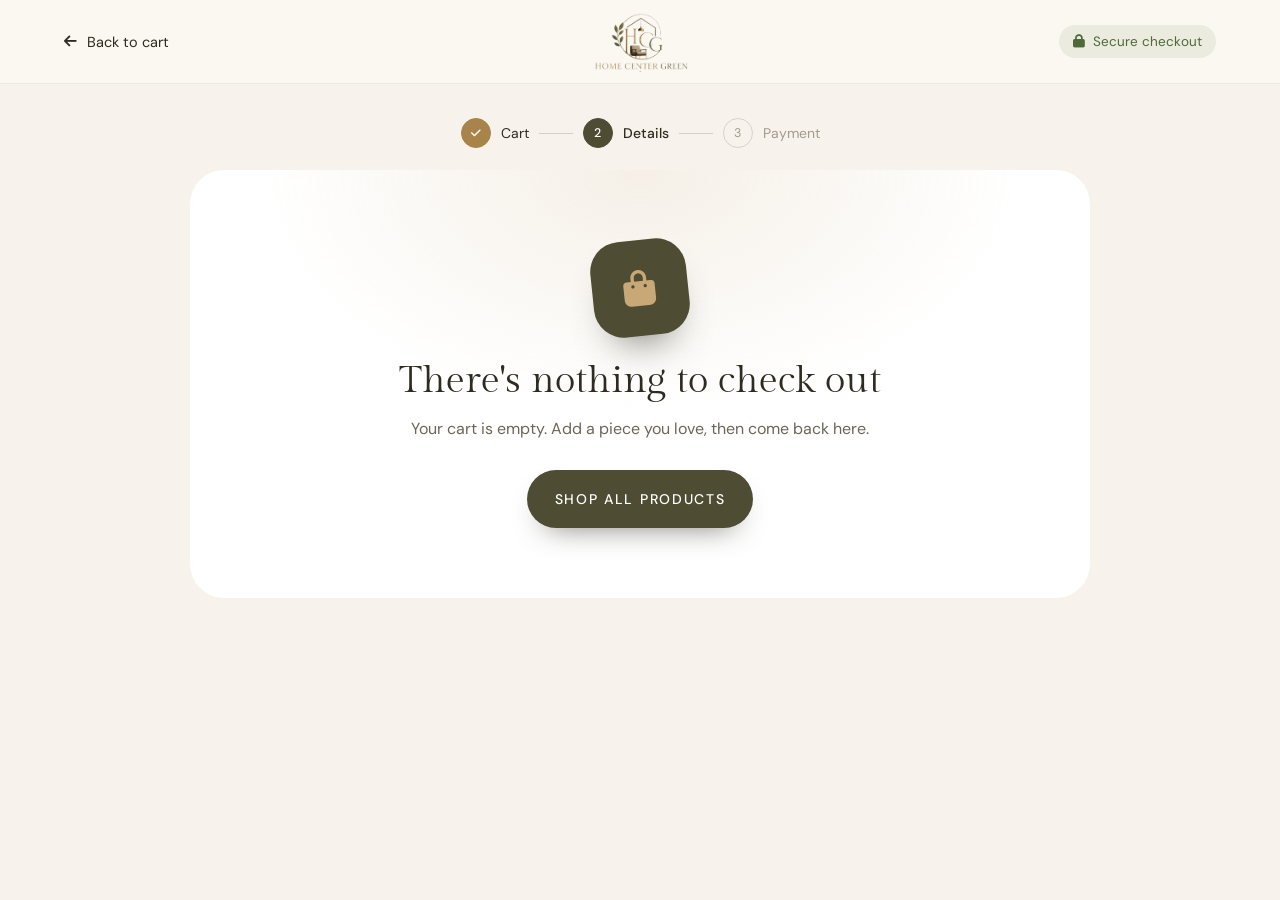
<file: checkout.html>
<!DOCTYPE html>
<html lang="en-CA">

<head>
    <meta charset="UTF-8">
    <meta name="viewport" content="width=device-width, initial-scale=1.0">
    <title>Checkout | Home Centre Green Hamilton</title>
    <meta name="description" content="Secure checkout for Home Centre Green, Hamilton.">
    <meta name="robots" content="noindex, nofollow">
    <link rel="icon" type="image/x-icon" href="assets/imgs/fav.png">

    <link rel="preconnect" href="https://fonts.googleapis.com">
    <link rel="preconnect" href="https://fonts.gstatic.com" crossorigin>
    <link href="https://fonts.googleapis.com/css2?family=Gilda+Display&family=DM+Sans:wght@400;500&display=swap" rel="stylesheet">
    <link rel="stylesheet" href="assets/vendor/fontawesome/css/all.min.css?v=f2a96686">
    <link rel="stylesheet" href="assets/css/master.css?v=1840488e">
    <link rel="stylesheet" href="assets/css/shop.css?v=4e4bff23">
    <link rel="stylesheet" href="assets/css/cart.css?v=87eb7d10">
    <link rel="stylesheet" href="assets/css/checkout.css?v=c5fc6f73">
</head>

<body class="co-body">
    <!-- slim checkout header: fewer distractions while paying -->
    <header class="co-header">
        <a href="cart.html" class="co-back"><i class="fa-solid fa-arrow-left" aria-hidden="true"></i><span>Back to cart</span></a>
        <a href="index.html" class="co-logo" aria-label="Home Centre Green Hamilton - Home"><img src="assets/imgs/logo.png" alt="Home Centre Green Hamilton"></a>
        <span class="co-secure"><i class="fa-solid fa-lock" aria-hidden="true"></i><span>Secure checkout</span></span>
    </header>

    <main class="co-page">
        <ol class="ct-steps co-steps" aria-label="Checkout steps">
            <li class="is-done"><span><i class="fa-solid fa-check" aria-hidden="true"></i></span><a href="cart.html">Cart</a></li>
            <li class="is-current" aria-current="step" id="coStepDetails"><span>2</span>Details</li>
            <li id="coStepPay"><span>3</span>Payment</li>
        </ol>

        <div class="co-demo" role="note"><i class="fa-solid fa-circle-info" aria-hidden="true"></i> Demo checkout — no payment is taken and nothing you type is saved or sent.</div>

        <div class="co-layout" id="coForm">
            <form class="co-main" id="coCheckout" novalidate>
                <!-- 1. contact -->
                <section class="co-card" aria-labelledby="coH1">
                    <h2 id="coH1"><span class="co-num">1</span> Contact</h2>
                    <div class="co-grid">
                        <div class="co-field co-full">
                            <label for="coEmail">Email</label>
                            <input id="coEmail" name="email" type="email" autocomplete="email" required placeholder="you@example.com">
                            <p class="co-err" aria-live="polite"></p>
                        </div>
                        <div class="co-field co-full">
                            <label for="coPhone">Phone <small>— so our delivery team can reach you</small></label>
                            <input id="coPhone" name="phone" type="tel" autocomplete="tel" required placeholder="(905) 555-0123">
                            <p class="co-err" aria-live="polite"></p>
                        </div>
                    </div>
                </section>

                <!-- 2. delivery -->
                <section class="co-card" aria-labelledby="coH2">
                    <h2 id="coH2"><span class="co-num">2</span> Delivery</h2>

                    <div class="co-options" role="radiogroup" aria-label="Delivery method">
                        <label class="co-option">
                            <input type="radio" name="method" value="delivery" checked>
                            <span class="co-option-ic"><i class="fa-solid fa-truck-fast" aria-hidden="true"></i></span>
                            <span class="co-option-text"><b>Delivery &amp; assembly</b><small>Delivered and set up in your home</small></span>
                            <span class="co-option-price" id="coShipLabel"></span>
                        </label>
                        <label class="co-option">
                            <input type="radio" name="method" value="pickup">
                            <span class="co-option-ic"><i class="fa-solid fa-store" aria-hidden="true"></i></span>
                            <span class="co-option-text"><b>Pick up at the showroom</b><small>Hamilton, Ontario</small></span>
                            <span class="co-option-price">Free</span>
                        </label>
                    </div>

                    <div id="coAddress">
                        <div class="co-grid">
                            <div class="co-field">
                                <label for="coFirst">First name</label>
                                <input id="coFirst" name="first" autocomplete="given-name" required>
                                <p class="co-err" aria-live="polite"></p>
                            </div>
                            <div class="co-field">
                                <label for="coLast">Last name</label>
                                <input id="coLast" name="last" autocomplete="family-name" required>
                                <p class="co-err" aria-live="polite"></p>
                            </div>
                            <div class="co-field co-full">
                                <label for="coStreet">Street address</label>
                                <input id="coStreet" name="street" autocomplete="address-line1" required placeholder="123 Main Street East">
                                <p class="co-err" aria-live="polite"></p>
                            </div>
                            <div class="co-field co-full">
                                <label for="coUnit">Apartment, unit, buzzer <small>(optional)</small></label>
                                <input id="coUnit" name="unit" autocomplete="address-line2">
                            </div>
                            <div class="co-field">
                                <label for="coCity">City</label>
                                <input id="coCity" name="city" autocomplete="address-level2" required value="Hamilton">
                                <p class="co-err" aria-live="polite"></p>
                            </div>
                            <div class="co-field co-half">
                                <label for="coProv">Province</label>
                                <select id="coProv" name="province" autocomplete="address-level1">
                                    <option value="ON" selected>Ontario</option>
                                </select>
                            </div>
                            <div class="co-field co-half">
                                <label for="coPostal">Postal code</label>
                                <input id="coPostal" name="postal" autocomplete="postal-code" required placeholder="L8P 1A1" maxlength="7">
                                <p class="co-err" aria-live="polite"></p>
                            </div>
                        </div>

                        <fieldset class="co-days">
                            <legend>Preferred delivery day <small>— we'll call to confirm a time</small></legend>
                            <div class="co-day-list" id="coDays"></div>
                        </fieldset>

                        <div class="co-field co-full">
                            <label for="coNotes">Delivery notes <small>(optional)</small></label>
                            <textarea id="coNotes" name="notes" rows="3" placeholder="Stairs, narrow doorways, parking…"></textarea>
                        </div>
                    </div>
                </section>

                <!-- 3. payment -->
                <section class="co-card" aria-labelledby="coH3" id="coPaySection">
                    <h2 id="coH3"><span class="co-num">3</span> Payment</h2>

                    <div class="co-tabs" role="tablist" aria-label="Payment method">
                        <button type="button" role="tab" aria-selected="true" data-pay="card"><i class="fa-regular fa-credit-card" aria-hidden="true"></i> Card</button>
                        <button type="button" role="tab" aria-selected="false" data-pay="wallet"><i class="fa-brands fa-apple-pay" aria-hidden="true"></i> / <i class="fa-brands fa-google-pay" aria-hidden="true"></i></button>
                        <button type="button" role="tab" aria-selected="false" data-pay="plan"><i class="fa-regular fa-calendar-check" aria-hidden="true"></i> Payment plan</button>
                    </div>

                    <!-- card -->
                    <div class="co-pay" data-panel="card">
                        <div class="co-cardwrap">
                            <div class="co-cc" id="coCC" aria-hidden="true">
                                <div class="co-cc-front">
                                    <div class="co-cc-top"><span class="co-cc-chip"></span><i id="coBrand" class="fa-solid fa-credit-card"></i></div>
                                    <div class="co-cc-num" id="coCCNum">•••• •••• •••• ••••</div>
                                    <div class="co-cc-bottom">
                                        <div><small>Card holder</small><span id="coCCName">YOUR NAME</span></div>
                                        <div><small>Expires</small><span id="coCCExp">MM/YY</span></div>
                                    </div>
                                </div>
                                <div class="co-cc-back">
                                    <span class="co-cc-strip"></span>
                                    <div class="co-cc-cvc"><small>CVC</small><span id="coCCCvc">•••</span></div>
                                </div>
                            </div>

                            <div class="co-grid">
                                <div class="co-field co-full">
                                    <label for="coCardNum">Card number</label>
                                    <div class="co-input-ic"><input id="coCardNum" inputmode="numeric" autocomplete="off" placeholder="1234 5678 9012 3456" maxlength="23"><i class="fa-solid fa-lock" aria-hidden="true"></i></div>
                                    <p class="co-err" aria-live="polite"></p>
                                </div>
                                <div class="co-field co-full">
                                    <label for="coCardName">Name on card</label>
                                    <input id="coCardName" autocomplete="off">
                                    <p class="co-err" aria-live="polite"></p>
                                </div>
                                <div class="co-field">
                                    <label for="coExp">Expiry</label>
                                    <input id="coExp" inputmode="numeric" autocomplete="off" placeholder="MM/YY" maxlength="5">
                                    <p class="co-err" aria-live="polite"></p>
                                </div>
                                <div class="co-field">
                                    <label for="coCvc">CVC</label>
                                    <input id="coCvc" inputmode="numeric" autocomplete="off" placeholder="123" maxlength="4">
                                    <p class="co-err" aria-live="polite"></p>
                                </div>
                            </div>
                        </div>
                        <label class="co-check"><input type="checkbox" id="coSameBilling" checked><span class="sp-box" aria-hidden="true"><i class="fa-solid fa-check"></i></span> Billing address is the same as delivery</label>
                    </div>

                    <div class="co-pay" data-panel="wallet" hidden>
                        <div class="co-info"><i class="fa-solid fa-mobile-screen" aria-hidden="true"></i><p>You'll confirm the payment with Apple Pay or Google Pay on your device after you place the order.</p></div>
                    </div>
                    <div class="co-pay" data-panel="plan" hidden>
                        <div class="co-info"><i class="fa-regular fa-handshake" aria-hidden="true"></i><p>Place your order and our team will call you within one business day to set up a payment plan that suits you. Nothing is charged today.</p></div>
                    </div>
                </section>

                <label class="co-check co-terms"><input type="checkbox" id="coTerms" required><span class="sp-box" aria-hidden="true"><i class="fa-solid fa-check"></i></span> I agree to the terms of sale and delivery.</label>
                <p class="co-err co-terms-err" id="coTermsErr" aria-live="polite"></p>
            </form>

            <!-- summary -->
            <aside class="co-summary" aria-labelledby="coSumTitle">
                <button type="button" class="co-sum-toggle" id="coSumToggle" aria-expanded="false" aria-controls="coSumBody">
                    <span><i class="fa-solid fa-bag-shopping" aria-hidden="true"></i> <span id="coSumLabel">Show order summary</span> <i class="fa-solid fa-chevron-down" aria-hidden="true"></i></span>
                    <b id="coSumTotalTop"></b>
                </button>
                <div class="co-sum-body" id="coSumBody">
                    <h2 id="coSumTitle">Your order</h2>
                    <ul class="co-items" id="coItems"></ul>
                    <dl class="ct-lines">
                        <div><dt>Subtotal</dt><dd id="coSub"></dd></div>
                        <div><dt>Delivery</dt><dd id="coShip"></dd></div>
                        <div><dt>Assembly</dt><dd class="ct-free-tag" id="coAssembly">Included</dd></div>
                        <div><dt>HST (13%)</dt><dd id="coTax"></dd></div>
                    </dl>
                    <div class="ct-total"><span>Total <small>CAD</small></span><strong id="coTotal"></strong></div>
                </div>
                <button type="submit" form="coCheckout" class="ct-checkout co-place" id="coPlace"><i class="fa-solid fa-lock" aria-hidden="true"></i> <span>Place order</span></button>
                <ul class="ct-perks">
                    <li><i class="fa-solid fa-shield-halved" aria-hidden="true"></i> Encrypted, secure payment</li>
                    <li><i class="fa-solid fa-phone" aria-hidden="true"></i> We call before every delivery</li>
                    <li><i class="fa-solid fa-award" aria-hidden="true"></i> Warranty included</li>
                </ul>
            </aside>
        </div>

        <!-- empty cart -->
        <section class="ct-empty co-empty" id="coEmpty" hidden>
            <span class="ct-empty-icon" aria-hidden="true"><i class="fa-solid fa-bag-shopping"></i></span>
            <h2>There's nothing to check out</h2>
            <p>Your cart is empty. Add a piece you love, then come back here.</p>
            <div class="ct-empty-links"><a href="shop.html" class="ct-checkout">Shop all products</a></div>
        </section>

        <!-- confirmation -->
        <section class="co-done" id="coDone" hidden tabindex="-1" aria-labelledby="coDoneTitle">
            <div class="co-done-icon" aria-hidden="true"><i class="fa-solid fa-check"></i></div>
            <span class="co-done-eyebrow">Order placed · Demo</span>
            <h1 id="coDoneTitle">Thank you, <span id="coDoneName"></span></h1>
            <p>Your order <b id="coDoneNum"></b> is confirmed. We'll email <b id="coDoneEmail"></b> and call you to arrange <span id="coDoneWhen"></span>.</p>
            <div class="co-done-steps">
                <div><i class="fa-regular fa-envelope" aria-hidden="true"></i><b>Confirmation email</b><span>Sent in a few minutes</span></div>
                <div><i class="fa-solid fa-phone" aria-hidden="true"></i><b>We call you</b><span>To confirm the time</span></div>
                <div><i class="fa-solid fa-house-chimney" aria-hidden="true"></i><b>Delivered &amp; assembled</b><span>By our own team</span></div>
            </div>
            <div class="ct-empty-links">
                <a href="index.html" class="ct-checkout">Back to home</a>
                <a href="shop.html">Keep shopping</a>
            </div>
        </section>
    </main>

    <script src="assets/js/catalog.js?v=321325dc"></script>
    <script src="assets/js/checkout.js?v=c5446fce"></script>
</body>

</html>
</file>
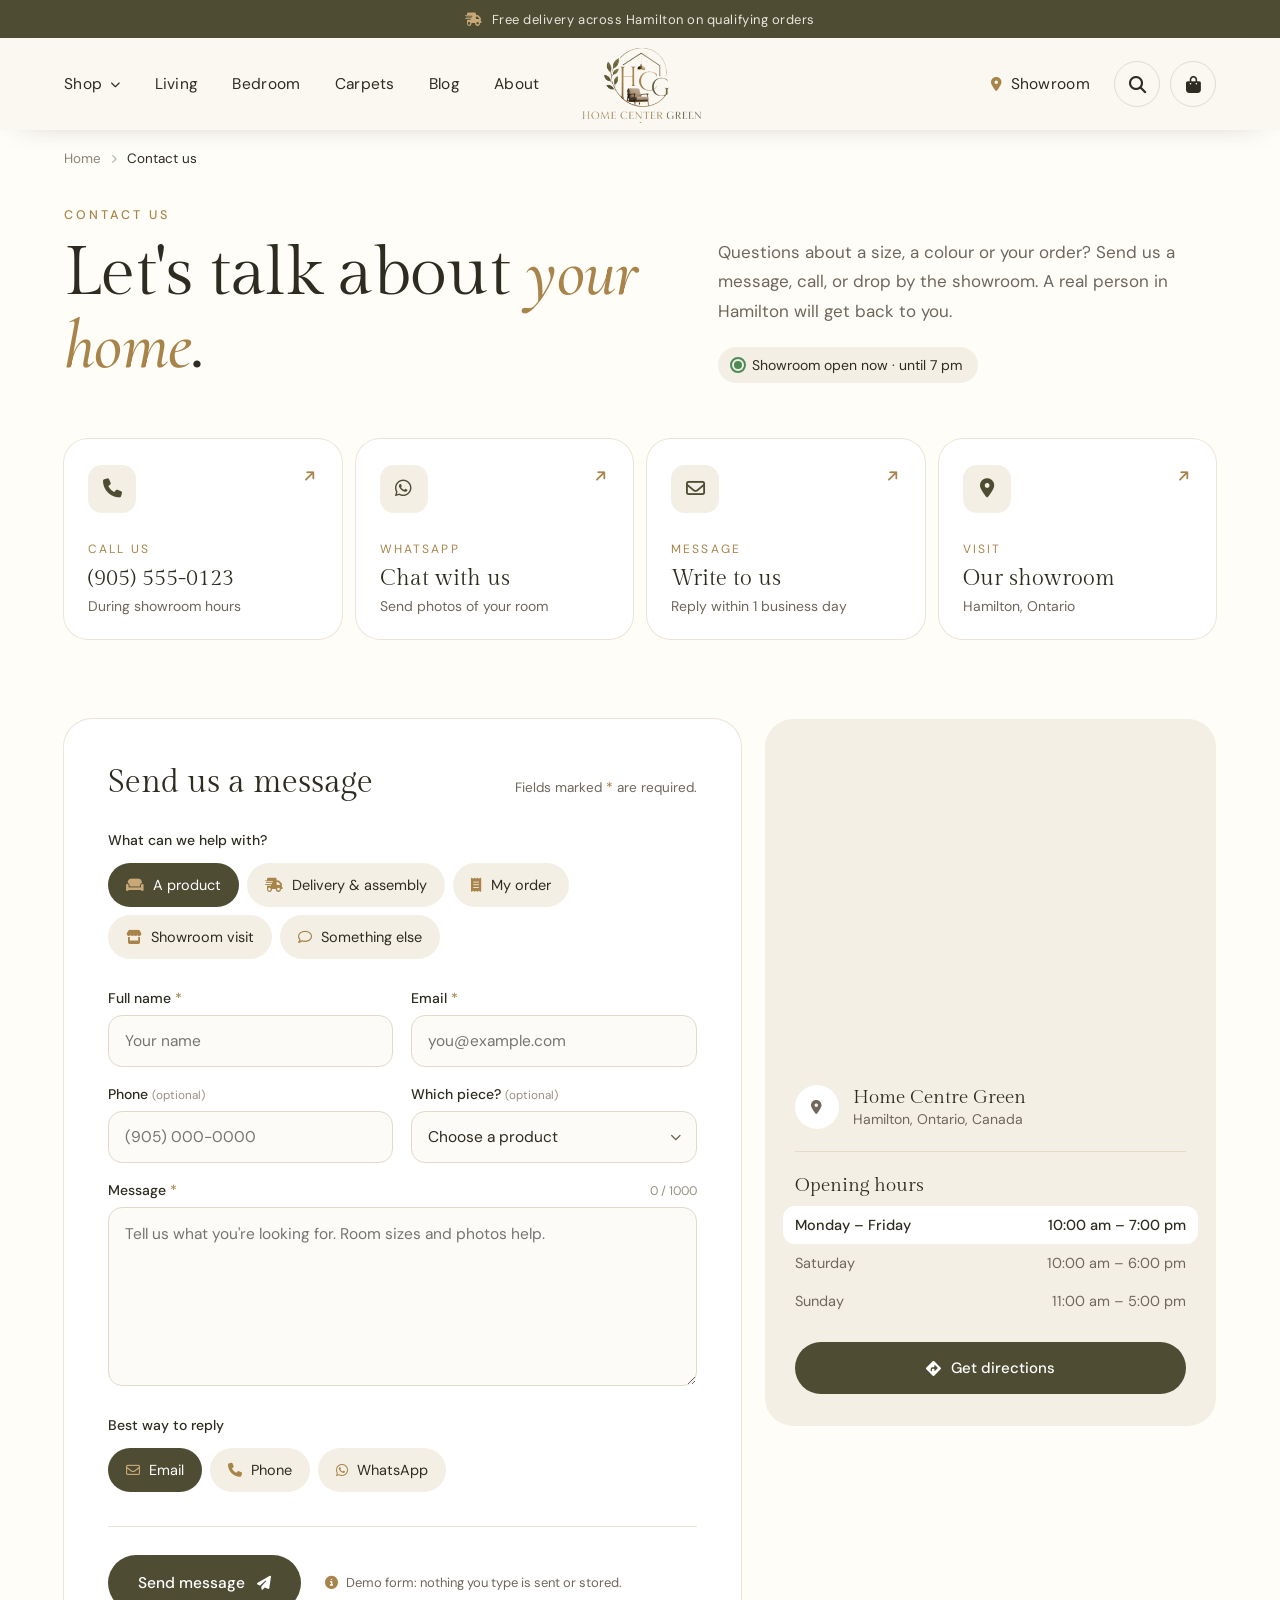
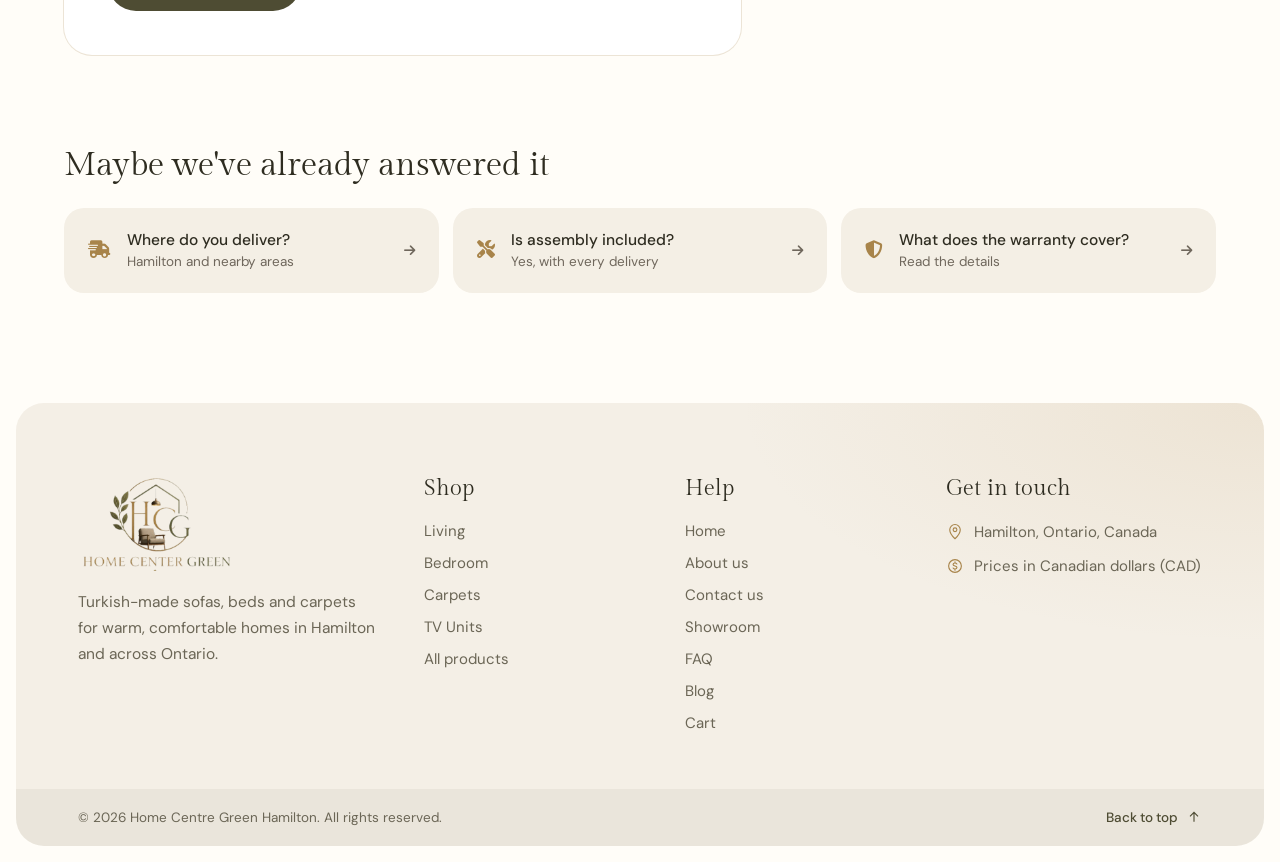
<file: contact.html>
<!DOCTYPE html>
<html lang="en">

<head>
    <meta charset="UTF-8">
    <meta name="viewport" content="width=device-width, initial-scale=1.0">
    <title>Contact Us | Home Centre Green Hamilton Furniture Store</title>
    <meta name="description" content="Contact Home Centre Green in Hamilton, Ontario. Call, WhatsApp or message us about a product, delivery or your order, or visit our furniture showroom.">
    <link rel="canonical" href="https://el-mokhtas.github.io/DECOR/contact.html">
    <meta property="og:type" content="website">
    <meta property="og:title" content="Contact Home Centre Green | Hamilton Furniture Showroom">
    <meta property="og:description" content="Questions about a size, a colour or your order? Message us or visit the showroom in Hamilton.">
    <meta property="og:image" content="https://el-mokhtas.github.io/DECOR/assets/imgs/products/sofa-set/taupe/1.jpg">
        <link rel="icon" type="image/x-icon" href="assets/imgs/fav.png">

    <link rel="preconnect" href="https://fonts.googleapis.com">
    <link rel="preconnect" href="https://fonts.gstatic.com" crossorigin>
    <link
        href="https://fonts.googleapis.com/css2?family=Marcellus&family=Montserrat:wght@400;500;600&family=Roboto+Slab:wght@400&family=Roboto:wght@300&family=Epilogue:wght@300;400;500&family=Tenor+Sans&family=Inter:wght@400;500;600&family=Gilda+Display&family=DM+Sans:wght@400;500&family=Cormorant+Garamond:ital,wght@1,500;1,600&display=swap"
        rel="stylesheet">
    <link rel="stylesheet" href="assets/vendor/fontawesome/css/all.min.css?v=f2a96686">
    <link rel="stylesheet" href="assets/css/master.css?v=1840488e">
    <link rel="stylesheet" href="assets/css/shop.css?v=4e4bff23">
    <link rel="stylesheet" href="assets/css/contact.css?v=3b9c1057">

    <script type="application/ld+json">
    {
        "@context": "https://schema.org",
        "@graph": [
            {
                "@type": "FurnitureStore",
                "@id": "https://el-mokhtas.github.io/DECOR/#store",
                "name": "Home Centre Green Hamilton",
                "url": "https://el-mokhtas.github.io/DECOR/",
                "logo": "https://el-mokhtas.github.io/DECOR/assets/imgs/logo.png",
                "address": { "@type": "PostalAddress", "addressLocality": "Hamilton", "addressRegion": "ON", "addressCountry": "CA" },
                "geo": { "@type": "GeoCoordinates", "latitude": 43.19148198217321, "longitude": -79.84388882529855 },
                "openingHoursSpecification": [
                    { "@type": "OpeningHoursSpecification", "dayOfWeek": ["Monday", "Tuesday", "Wednesday", "Thursday", "Friday"], "opens": "10:00", "closes": "19:00" },
                    { "@type": "OpeningHoursSpecification", "dayOfWeek": "Saturday", "opens": "10:00", "closes": "18:00" },
                    { "@type": "OpeningHoursSpecification", "dayOfWeek": "Sunday", "opens": "11:00", "closes": "17:00" }
                ]
            },
            {
                "@type": "ContactPage",
                "@id": "https://el-mokhtas.github.io/DECOR/contact.html",
                "url": "https://el-mokhtas.github.io/DECOR/contact.html",
                "name": "Contact Home Centre Green",
                "about": { "@id": "https://el-mokhtas.github.io/DECOR/#store" },
                "breadcrumb": {
                    "@type": "BreadcrumbList",
                    "itemListElement": [
                        { "@type": "ListItem", "position": 1, "name": "Home", "item": "https://el-mokhtas.github.io/DECOR/" },
                        { "@type": "ListItem", "position": 2, "name": "Contact us", "item": "https://el-mokhtas.github.io/DECOR/contact.html" }
                    ]
                }
            }
        ]
    }
    </script>
</head>

<body>
    <header class="hh-header is-solid" id="siteHeader">
        <!-- announcement strip: messages rotate (assets/js/header.js) -->
        <div class="hh-topbar">
            <div class="hh-msgs" aria-live="polite">
                <p class="hh-msg is-active"><i class="fa-solid fa-truck-fast" aria-hidden="true"></i> Free delivery across Hamilton on qualifying orders</p>
                <p class="hh-msg"><i class="fa-solid fa-store" aria-hidden="true"></i> Visit our showroom in Hamilton — <a href="index.html#showroom">get directions</a></p>
                <p class="hh-msg"><i class="fa-regular fa-credit-card" aria-hidden="true"></i> Flexible payment options available</p>
            </div>
        </div>

        <div class="hh-bar">
            <button class="hh-burger" id="menuToggle" aria-label="Open menu" aria-expanded="false" aria-controls="mmenu"><span></span><span></span><span></span></button>

            <nav class="hh-nav hh-nav-left" aria-label="Main">
                <div class="hh-shop">
                    <button type="button" class="hh-link hh-shop-btn" aria-expanded="false" aria-controls="hhMega">Shop <i class="fa-solid fa-chevron-down" aria-hidden="true"></i></button>
                </div>
                <a class="hh-link" href="shop.html?cat=living">Living</a>
                <a class="hh-link" href="shop.html?cat=bedroom">Bedroom</a>
                <a class="hh-link" href="shop.html?cat=carpets">Carpets</a>
                <a class="hh-link" href="blog.html">Blog</a>
                <a class="hh-link" href="about.html">About</a>
            </nav>

            <a href="index.html" class="hh-logo" aria-label="Home Centre Green Hamilton - Home">
                <img src="assets/imgs/logo.png" alt="Home Centre Green Hamilton">
            </a>

            <div class="hh-right">
                <a class="hh-link hh-showroom" href="index.html#showroom"><i class="fa-solid fa-location-dot" aria-hidden="true"></i> Showroom</a>
                <button type="button" class="hh-icon" id="hhSearchBtn" aria-label="Search" aria-expanded="false" aria-controls="hhSearch"><i class="fa-solid fa-magnifying-glass" aria-hidden="true"></i></button>
                <a class="hh-icon hh-cart" href="cart.html" aria-label="Cart"><i class="fa-solid fa-bag-shopping" aria-hidden="true"></i><span class="cart-count" id="cartCount"></span></a>
            </div>
        </div>

        <!-- Shop mega menu -->
        <div class="hh-mega" id="hhMega" hidden>
            <div class="hh-mega-inner">
                <div class="hh-mega-list">
                    <span class="hh-mega-title">Shop by room</span>
                    <a href="shop.html?cat=living"><i class="fa-solid fa-couch" aria-hidden="true"></i> Living</a>
                    <a href="shop.html?cat=bedroom"><i class="fa-solid fa-bed" aria-hidden="true"></i> Bedroom</a>
                    <a href="shop.html?cat=carpets"><i class="fa-solid fa-rug" aria-hidden="true"></i> Carpets</a>
                    <a href="shop.html?cat=tv-units"><i class="fa-solid fa-tv" aria-hidden="true"></i> TV Units</a>
                    <a href="shop.html" class="hh-mega-all">All products <i class="fa-solid fa-arrow-right" aria-hidden="true"></i></a>
                </div>
                <div class="hh-mega-cats">
                    <a href="shop.html?cat=living" class="hh-cat"><img src="assets/imgs/products/sofa-set/grey/1.jpg" alt="" loading="lazy"><span>Living</span></a>
                    <a href="shop.html?cat=bedroom" class="hh-cat"><img src="assets/imgs/products/queen-bed-yellow/1.jpg" alt="" loading="lazy"><span>Bedroom</span></a>
                    <a href="shop.html?cat=carpets" class="hh-cat"><img src="assets/imgs/products/carpet/navy/2.jpg" alt="" loading="lazy"><span>Carpets</span></a>
                    <a href="shop.html?cat=tv-units" class="hh-cat"><img src="assets/imgs/products/tv-fireplace/1.jpg" alt="" loading="lazy"><span>TV Units</span></a>
                </div>
                <a href="product.html?p=D0-0002" class="hh-feature">
                    <img src="assets/imgs/products/sofa-set/rust/2.jpg" alt="" loading="lazy">
                    <span class="hh-feature-body">
                        <small>Featured</small>
                        <strong>Turkish Sofa Set</strong>
                        <span>4 colours · $4,000</span>
                        <em>Shop now <i class="fa-solid fa-arrow-right" aria-hidden="true"></i></em>
                    </span>
                </a>
            </div>
        </div>

        <!-- search panel: live results from the product list -->
        <div class="hh-search" id="hhSearch" hidden>
            <div class="hh-search-inner">
                <label class="hh-search-field">
                    <i class="fa-solid fa-magnifying-glass" aria-hidden="true"></i>
                    <span class="sr-only">Search products</span>
                    <input type="search" id="hhSearchInput" placeholder="Search sofas, beds, carpets…" autocomplete="off">
                    <button type="button" class="hh-search-close" aria-label="Close search"><i class="fa-solid fa-xmark" aria-hidden="true"></i></button>
                </label>
                <div class="hh-search-popular">
                    <span>Popular:</span>
                    <button type="button" data-q="sofa">Sofa set</button>
                    <button type="button" data-q="queen">Queen beds</button>
                    <button type="button" data-q="carpet">Carpets</button>
                    <button type="button" data-q="tv">TV unit</button>
                </div>
                <div class="hh-results" role="list"></div>
            </div>
        </div>
    </header>
    <div class="hh-scrim" id="hhScrim" hidden></div>

    <!-- ================= SIDEBAR (mobile menu) ================= -->
    <div class="mmenu-backdrop" id="menuBackdrop" aria-hidden="true"></div>
    <div class="mmenu" id="mmenu" role="dialog" aria-modal="true" aria-label="Menu" aria-hidden="true">
        <div class="mmenu-top">
            <a href="index.html" class="mmenu-logo"><img src="assets/imgs/logo.png" alt="Home Centre Green Hamilton"></a>
            <button type="button" class="mmenu-close" id="menuClose" aria-label="Close menu"><span></span><span></span></button>
        </div>

        <div class="mmenu-body">
            <!-- page links: the current page gets aria-current from master.js -->
            <nav class="mm-nav" aria-label="Mobile">
                <ol>
                    <li class="mm-in"><a href="index.html" class="mm-link"><span class="mm-ic"><svg viewBox="0 0 24 24" aria-hidden="true"><path d="M4 10.5 12 4l8 6.5V20a1 1 0 0 1-1 1h-4.5v-6h-5v6H5a1 1 0 0 1-1-1z" /></svg></span><span class="mm-name">Home</span><span class="mm-arrow"><svg viewBox="0 0 24 24" aria-hidden="true"><path d="M9 6l6 6-6 6" /></svg></span></a></li>
                    <li class="mm-in"><a href="shop.html" class="mm-link"><span class="mm-ic"><svg viewBox="0 0 24 24" aria-hidden="true"><path d="M5 8h14l-1.2 12H6.2z" /><path d="M9 8V6a3 3 0 0 1 6 0v2" /></svg></span><span class="mm-name">Shop</span><span class="mm-arrow"><svg viewBox="0 0 24 24" aria-hidden="true"><path d="M9 6l6 6-6 6" /></svg></span></a></li>
                    <li class="mm-in"><a href="index.html#showroom" class="mm-link"><span class="mm-ic"><i class="fa-solid fa-location-dot" aria-hidden="true"></i></span><span class="mm-name">Showroom</span><span class="mm-arrow"><svg viewBox="0 0 24 24" aria-hidden="true"><path d="M9 6l6 6-6 6" /></svg></span></a></li>
                    <li class="mm-in"><a href="about.html" class="mm-link"><span class="mm-ic"><i class="fa-solid fa-leaf" aria-hidden="true"></i></span><span class="mm-name">About</span><span class="mm-arrow"><svg viewBox="0 0 24 24" aria-hidden="true"><path d="M9 6l6 6-6 6" /></svg></span></a></li>
                    <li class="mm-in"><a href="index.html#faq" class="mm-link"><span class="mm-ic"><i class="fa-regular fa-circle-question" aria-hidden="true"></i></span><span class="mm-name">FAQ</span><span class="mm-arrow"><svg viewBox="0 0 24 24" aria-hidden="true"><path d="M9 6l6 6-6 6" /></svg></span></a></li>
                    <li class="mm-in"><a href="blog.html" class="mm-link"><span class="mm-ic"><i class="fa-regular fa-newspaper" aria-hidden="true"></i></span><span class="mm-name">Blog</span><span class="mm-arrow"><svg viewBox="0 0 24 24" aria-hidden="true"><path d="M9 6l6 6-6 6" /></svg></span></a></li>
                    <li class="mm-in"><a href="contact.html" class="mm-link"><span class="mm-ic"><svg viewBox="0 0 24 24" aria-hidden="true"><path d="M5 4h4l2 5-2.5 1.5a11 11 0 0 0 5 5L15 13l5 2v4a1 1 0 0 1-1 1A16 16 0 0 1 4 5a1 1 0 0 1 1-1z" /></svg></span><span class="mm-name">Contact</span><span class="mm-arrow"><svg viewBox="0 0 24 24" aria-hidden="true"><path d="M9 6l6 6-6 6" /></svg></span></a></li>
                </ol>
            </nav>

            <!-- featured edit -->
            <a href="shop.html" class="mm-feature mm-in">
                <span class="mm-feature-img" style="background-image:url('assets/imgs/bg.png')"></span>
                <span class="mm-feature-copy">
                    <small>The living edit</small>
                    <strong>Warm woods,<br>soft linens</strong>
                    <span class="mm-feature-cta">Shop the look <svg viewBox="0 0 24 24" aria-hidden="true"><path d="M5 12h14M13 6l6 6-6 6" /></svg></span>
                </span>
            </a>

            <!-- help -->
            <div class="mm-help mm-in">
                <div class="mm-help-text">
                    <strong>Have a question about a piece?</strong>
                    <span>Ask us about sizes, colours or availability.</span>
                </div>
                <a href="contact.html" class="mm-help-btn">Contact us <svg viewBox="0 0 24 24" aria-hidden="true"><path d="M5 12h14M13 6l6 6-6 6" /></svg></a>
            </div>
        </div>
    </div>

    <!-- TODO: (905) 555-0123 is a placeholder number; swap in the store's real phone and WhatsApp before launch -->
    <main class="cu-page" id="top">

        <!-- ================= HERO ================= -->
        <section class="cu-hero">
            <nav class="cu-crumbs" aria-label="Breadcrumb">
                <a href="index.html">Home</a><i class="fa-solid fa-chevron-right" aria-hidden="true"></i><span aria-current="page">Contact us</span>
            </nav>
            <div class="cu-hero-row">
                <div>
                    <span class="cu-eyebrow">Contact us</span>
                    <h1>Let's talk about <em>your home</em>.</h1>
                </div>
                <div class="cu-hero-side">
                    <p>Questions about a size, a colour or your order? Send us a message, call, or drop by the showroom. A real person in Hamilton will get back to you.</p>
                    <span class="cu-status" id="cuStatus" hidden><i aria-hidden="true"></i><span></span></span>
                </div>
            </div>

            <div class="cu-ways">
                <a class="cu-way" href="tel:+19055550123">
                    <span class="cu-way-ic"><i class="fa-solid fa-phone" aria-hidden="true"></i></span>
                    <small>Call us</small>
                    <strong>(905) 555-0123</strong>
                    <span>During showroom hours</span>
                    <i class="fa-solid fa-arrow-right cu-way-go" aria-hidden="true"></i>
                </a>
                <a class="cu-way" href="https://wa.me/19055550123" target="_blank" rel="noopener">
                    <span class="cu-way-ic"><i class="fa-brands fa-whatsapp" aria-hidden="true"></i></span>
                    <small>WhatsApp</small>
                    <strong>Chat with us</strong>
                    <span>Send photos of your room</span>
                    <i class="fa-solid fa-arrow-right cu-way-go" aria-hidden="true"></i>
                </a>
                <a class="cu-way" href="#cuForm">
                    <span class="cu-way-ic"><i class="fa-regular fa-envelope" aria-hidden="true"></i></span>
                    <small>Message</small>
                    <strong>Write to us</strong>
                    <span>Reply within 1 business day</span>
                    <i class="fa-solid fa-arrow-right cu-way-go" aria-hidden="true"></i>
                </a>
                <a class="cu-way" href="https://www.google.com/maps/dir/?api=1&amp;destination=43.19148198217321,-79.84388882529855" target="_blank" rel="noopener">
                    <span class="cu-way-ic"><i class="fa-solid fa-location-dot" aria-hidden="true"></i></span>
                    <small>Visit</small>
                    <strong>Our showroom</strong>
                    <span>Hamilton, Ontario</span>
                    <i class="fa-solid fa-arrow-right cu-way-go" aria-hidden="true"></i>
                </a>
            </div>
        </section>

        <!-- ================= FORM + SHOWROOM ================= -->
        <section class="cu-main">
            <div class="cu-card" id="cuForm">
                <!-- demo only: the form checks the fields and shows a thank-you; nothing is sent or stored -->
                <form class="cu-form" id="cuSend" novalidate>
                    <div class="cu-form-head">
                        <h2>Send us a message</h2>
                        <p>Fields marked <b>*</b> are required.</p>
                    </div>

                    <fieldset class="cu-topics">
                        <legend>What can we help with?</legend>
                        <label><input type="radio" name="topic" value="product" checked><span><i class="fa-solid fa-couch" aria-hidden="true"></i> A product</span></label>
                        <label><input type="radio" name="topic" value="delivery"><span><i class="fa-solid fa-truck-fast" aria-hidden="true"></i> Delivery &amp; assembly</span></label>
                        <label><input type="radio" name="topic" value="order"><span><i class="fa-solid fa-receipt" aria-hidden="true"></i> My order</span></label>
                        <label><input type="radio" name="topic" value="visit"><span><i class="fa-solid fa-store" aria-hidden="true"></i> Showroom visit</span></label>
                        <label><input type="radio" name="topic" value="other"><span><i class="fa-regular fa-comment" aria-hidden="true"></i> Something else</span></label>
                    </fieldset>

                    <div class="cu-grid">
                        <div class="cu-field">
                            <label for="cuName">Full name <b>*</b></label>
                            <input id="cuName" type="text" autocomplete="name" placeholder="Your name">
                            <span class="cu-err" aria-live="polite"></span>
                        </div>
                        <div class="cu-field">
                            <label for="cuEmail">Email <b>*</b></label>
                            <input id="cuEmail" type="email" autocomplete="email" placeholder="you@example.com">
                            <span class="cu-err" aria-live="polite"></span>
                        </div>
                        <div class="cu-field">
                            <label for="cuPhone">Phone <small>(optional)</small></label>
                            <input id="cuPhone" type="tel" autocomplete="tel" placeholder="(905) 000-0000">
                            <span class="cu-err" aria-live="polite"></span>
                        </div>

                        <!-- the extra field changes with the topic -->
                        <div class="cu-field" data-for="product">
                            <label for="cuProduct">Which piece? <small>(optional)</small></label>
                            <div class="cu-select"><select id="cuProduct"><option value="">Choose a product</option></select><i class="fa-solid fa-chevron-down" aria-hidden="true"></i></div>
                            <span class="cu-err"></span>
                        </div>
                        <div class="cu-field" data-for="order" hidden>
                            <label for="cuOrder">Order number <b>*</b></label>
                            <input id="cuOrder" type="text" placeholder="#HCG-123456">
                            <span class="cu-err" aria-live="polite"></span>
                        </div>
                        <div class="cu-field" data-for="visit" hidden>
                            <label for="cuDay">Preferred day <small>(optional)</small></label>
                            <div class="cu-select"><select id="cuDay"></select><i class="fa-solid fa-chevron-down" aria-hidden="true"></i></div>
                            <span class="cu-err"></span>
                        </div>
                        <div class="cu-field" data-for="delivery" hidden>
                            <label for="cuPostal">Postal code <small>(optional)</small></label>
                            <input id="cuPostal" type="text" autocomplete="postal-code" placeholder="L8P 1A1">
                            <span class="cu-err" aria-live="polite"></span>
                        </div>
                        <div class="cu-field" data-for="other" hidden>
                            <label for="cuSubject">Subject <small>(optional)</small></label>
                            <input id="cuSubject" type="text" placeholder="What's it about?">
                            <span class="cu-err"></span>
                        </div>

                        <div class="cu-field cu-wide">
                            <label for="cuMsg">Message <b>*</b></label>
                            <textarea id="cuMsg" rows="6" maxlength="1000" placeholder="Tell us what you're looking for. Room sizes and photos help."></textarea>
                            <span class="cu-err" aria-live="polite"></span>
                            <span class="cu-count" id="cuCount">0 / 1000</span>
                        </div>
                    </div>

                    <fieldset class="cu-reply">
                        <legend>Best way to reply</legend>
                        <label><input type="radio" name="reply" value="email" checked><span><i class="fa-regular fa-envelope" aria-hidden="true"></i> Email</span></label>
                        <label><input type="radio" name="reply" value="phone"><span><i class="fa-solid fa-phone" aria-hidden="true"></i> Phone</span></label>
                        <label><input type="radio" name="reply" value="whatsapp"><span><i class="fa-brands fa-whatsapp" aria-hidden="true"></i> WhatsApp</span></label>
                    </fieldset>

                    <div class="cu-send-row">
                        <button type="submit" class="cu-send" id="cuSubmit"><span>Send message</span><i class="fa-solid fa-paper-plane" aria-hidden="true"></i></button>
                        <p class="cu-note"><i class="fa-solid fa-circle-info" aria-hidden="true"></i> Demo form: nothing you type is sent or stored.</p>
                    </div>
                </form>

                <!-- thank-you state -->
                <div class="cu-done" id="cuDone" hidden tabindex="-1">
                    <span class="cu-done-ic"><i class="fa-solid fa-check" aria-hidden="true"></i></span>
                    <h2>Thanks, <span id="cuDoneName"></span>. Your message is in.</h2>
                    <p>Reference <b id="cuDoneRef"></b>. We usually reply within one business day by <b id="cuDoneBy"></b>.</p>
                    <div class="cu-done-actions">
                        <button type="button" class="cu-send" id="cuAgain"><span>Send another message</span></button>
                        <a href="shop.html" class="cu-ghost">Keep browsing</a>
                    </div>
                </div>
            </div>

            <aside class="cu-side">
                <div class="cu-map">
                    <iframe title="Home Centre Green on Google Maps"
                        src="https://www.google.com/maps/embed?pb=!1m18!1m12!1m3!1d2908.8583958194868!2d-79.84388882529855!3d43.19148198217321!2m3!1f0!2f0!3f0!3m2!1i1024!2i768!4f13.1!3m3!1m2!1s0x882c9b2ff7a672c5%3A0x1bd0aa5d4c8410de!2sHome%20centre%20green!5e0!3m2!1sen!2seg!4v1792586756932!5m2!1sen!2seg"
                        allowfullscreen loading="lazy" referrerpolicy="strict-origin-when-cross-origin"></iframe>
                </div>
                <div class="cu-side-body">
                    <!-- TODO: replace with the showroom's exact address -->
                    <div class="cu-addr">
                        <span class="cu-side-ic"><i class="fa-solid fa-location-dot" aria-hidden="true"></i></span>
                        <div><strong>Home Centre Green</strong><span>Hamilton, Ontario, Canada</span></div>
                    </div>
                    <!-- TODO: demo opening hours (same as the homepage); data-days uses 0 = Sunday … 6 = Saturday -->
                    <h3>Opening hours</h3>
                    <ul class="cu-hours" id="cuHours">
                        <li data-days="1,2,3,4,5" data-open="10:00" data-close="19:00"><span>Monday – Friday</span><span>10:00 am – 7:00 pm</span></li>
                        <li data-days="6" data-open="10:00" data-close="18:00"><span>Saturday</span><span>10:00 am – 6:00 pm</span></li>
                        <li data-days="0" data-open="11:00" data-close="17:00"><span>Sunday</span><span>11:00 am – 5:00 pm</span></li>
                    </ul>
                    <a class="cu-dir" href="https://www.google.com/maps/dir/?api=1&amp;destination=43.19148198217321,-79.84388882529855" target="_blank" rel="noopener"><i class="fa-solid fa-diamond-turn-right" aria-hidden="true"></i> Get directions</a>
                </div>
            </aside>
        </section>

        <!-- ================= QUICK ANSWERS ================= -->
        <section class="cu-quick">
            <h2>Maybe we've already answered it</h2>
            <div class="cu-quick-row">
                <a href="index.html#faq"><i class="fa-solid fa-truck-fast" aria-hidden="true"></i><span><strong>Where do you deliver?</strong><small>Hamilton and nearby areas</small></span><i class="fa-solid fa-arrow-right" aria-hidden="true"></i></a>
                <a href="index.html#faq"><i class="fa-solid fa-screwdriver-wrench" aria-hidden="true"></i><span><strong>Is assembly included?</strong><small>Yes, with every delivery</small></span><i class="fa-solid fa-arrow-right" aria-hidden="true"></i></a>
                <a href="index.html#faq"><i class="fa-solid fa-shield-halved" aria-hidden="true"></i><span><strong>What does the warranty cover?</strong><small>Read the details</small></span><i class="fa-solid fa-arrow-right" aria-hidden="true"></i></a>
            </div>
        </section>
    </main>

    <!-- ================= FOOTER (also the #contact target) ================= -->
    <footer class="hcg-footer" id="contact">
        <div class="ft-top">
            <div class="ft-brand">
                <a href="index.html" class="ft-logo"><img src="assets/imgs/logo.png" alt="Home Centre Green Hamilton" loading="lazy"></a>
                <p>Turkish-made sofas, beds and carpets for warm, comfortable homes in Hamilton and across Ontario.</p>
            </div>

            <nav class="ft-col" aria-label="Shop">
                <h3>Shop</h3>
                <a href="shop.html?cat=living">Living</a>
                <a href="shop.html?cat=bedroom">Bedroom</a>
                <a href="shop.html?cat=carpets">Carpets</a>
                <a href="shop.html?cat=tv-units">TV Units</a>
                <a href="shop.html">All products</a>
            </nav>

            <nav class="ft-col" aria-label="Help">
                <h3>Help</h3>
                <a href="index.html">Home</a>
                <a href="about.html">About us</a>
                <a href="contact.html">Contact us</a>
                <a href="index.html#showroom">Showroom</a>
                <a href="index.html#faq">FAQ</a>
                <a href="blog.html">Blog</a>
                <a href="cart.html">Cart</a>
            </nav>

            <div class="ft-col ft-contact">
                <h3>Get in touch</h3>
                <span class="ft-line"><svg viewBox="0 0 24 24" aria-hidden="true"><path d="M12 21s-7-6.5-7-12a7 7 0 0 1 14 0c0 5.5-7 12-7 12z" /><circle cx="12" cy="9" r="2.5" /></svg>Hamilton, Ontario, Canada</span>
                <!-- TODO: add the store's real details, then uncomment:
                <a class="ft-line" href="tel:+1XXXXXXXXXX"><svg viewBox="0 0 24 24" aria-hidden="true"><path d="M5 4h4l2 5-2.5 1.5a11 11 0 0 0 5 5L15 13l5 2v4a1 1 0 0 1-1 1A16 16 0 0 1 4 5a1 1 0 0 1 1-1z" /></svg>+1 (XXX) XXX-XXXX</a>
                <a class="ft-line" href="mailto:hello@example.com"><svg viewBox="0 0 24 24" aria-hidden="true"><rect x="3" y="5" width="18" height="14" rx="2" /><path d="M3 7l9 6 9-6" /></svg>hello@example.com</a>
                <span class="ft-line"><svg viewBox="0 0 24 24" aria-hidden="true"><circle cx="12" cy="12" r="8.5" /><path d="M12 7.5V12l3 2" /></svg>Mon–Sat, 10am – 7pm</span>
                -->
                <span class="ft-line"><svg viewBox="0 0 24 24" aria-hidden="true"><circle cx="12" cy="12" r="8.5" /><path d="M14.5 9.3c-.5-.8-1.4-1.3-2.5-1.3-1.5 0-2.6.8-2.6 2s1.1 1.6 2.6 2 2.6.8 2.6 2-1.1 2-2.6 2c-1.1 0-2-.5-2.5-1.3M12 6.5V8M12 16v1.5" /></svg>Prices in Canadian dollars (CAD)</span>
            </div>
        </div>

        <div class="ft-bottom">
            <p>© <span id="ftYear"></span> Home Centre Green Hamilton. All rights reserved.</p>
            <a href="#top" class="ft-top-btn">Back to top <svg viewBox="0 0 24 24" aria-hidden="true"><path d="M12 19V5M6 11l6-6 6 6" /></svg></a>
        </div>
    </footer>

    <script src="assets/js/catalog.js?v=321325dc"></script>
    <script src="assets/js/header.js?v=48c323ec"></script>
    <script src="assets/js/contact.js?v=b35f057e"></script>
    <script src="assets/js/master.js?v=8d5bb0e3"></script>
</body>

</html>
</file>
<file: assets/css/master.css>
:root {
    --header-bg: #222222;
    --gold: #C0AD91;
    --cream: #FFFDF8;
    --white: #ffffff;
    --dropdown-bg: #ffffff;
    --dropdown-text: #33373D;

    /* ===== Brand palette (from logo.png) ===== */
    --brand-olive: #6B6847;      /* "G" + GREEN + leaves */
    --brand-olive-d: #4E4C33;    /* hover / deep olive */
    --brand-gold: #A8844A;       /* "H", house line, lamp */
    --brand-gold-l: #C8A877;     /* gold for text on dark images */
    --brand-sand: #B49C84;       /* chair / soft taupe */
    --brand-brown: #3C3024;      /* chair legs — darkest ink */
    --brand-ink: #2E2C20;        /* body text on light */
    --brand-cream: #FBF8F1;      /* header / light surfaces */
}

* {
    margin: 0;
    padding: 0;
    box-sizing: border-box
}

body {
    background: var(--cream);
    font-family: -apple-system, BlinkMacSystemFont, "Segoe UI", Roboto, "Helvetica Neue", Arial, sans-serif;
    color: #333
}

a {
    text-decoration: none;
    color: inherit
}

:root {
    --ease: cubic-bezier(.22, .61, .36, 1);
    --hdr-h: 96px;
    --hdr-h-s: 72px
}

/* ================= HEADER — announcement strip + centred logo bar ================= */
.hh-header {
    --hh-ink: var(--brand-cream);
    --hh-accent: #C9A46A;
    position: fixed;
    top: 0;
    left: 0;
    right: 0;
    z-index: 95;
    font-family: "DM Sans", "Montserrat", sans-serif;
    transition: transform .5s var(--ease)
}

.hh-header.hide:not(.has-panel) {
    transform: translateY(-100%)
}

/* announcement strip */
.hh-topbar {
    height: 38px;
    overflow: hidden;
    background: var(--brand-olive-d);
    color: rgba(251, 248, 241, .9);
    transition: height .45s var(--ease)
}

.hh-msgs {
    position: relative;
    height: 38px
}

.hh-msg {
    position: absolute;
    inset: 0;
    display: flex;
    align-items: center;
    justify-content: center;
    gap: 10px;
    padding: 0 16px;
    font-size: 13px;
    letter-spacing: .04em;
    white-space: nowrap;
    opacity: 0;
    transform: translateY(8px);
    transition: opacity .5s var(--ease), transform .5s var(--ease)
}

.hh-msg.is-active {
    opacity: 1;
    transform: none
}

.hh-msg i {
    color: var(--brand-gold-l)
}

.hh-msg a {
    color: var(--brand-gold-l);
    text-decoration: underline;
    text-underline-offset: 3px
}

/* main bar: nav left, logo centre, actions right */
.hh-bar {
    position: relative;
    display: grid;
    grid-template-columns: 1fr auto 1fr;
    align-items: center;
    gap: 24px;
    height: 92px;
    padding: 0 5%;
    background: linear-gradient(180deg, rgba(10, 10, 6, .5) 0%, rgba(10, 10, 6, 0) 100%);
    transition: height .45s var(--ease), background .45s var(--ease), box-shadow .45s var(--ease)
}

.hh-nav {
    display: flex;
    align-items: center;
    gap: 34px
}

.hh-link {
    position: relative;
    display: inline-flex;
    align-items: center;
    gap: 8px;
    padding: 8px 0;
    border: 0;
    background: none;
    font: inherit;
    font-size: 15.5px;
    letter-spacing: .02em;
    color: var(--hh-ink);
    cursor: pointer;
    transition: color .3s
}

.hh-link::after {
    content: "";
    position: absolute;
    left: 50%;
    right: 50%;
    bottom: 0;
    height: 1.5px;
    background: var(--hh-accent);
    transition: left .35s var(--ease), right .35s var(--ease)
}

.hh-link:hover,
.hh-shop-btn[aria-expanded="true"] {
    color: var(--hh-accent)
}

.hh-link:hover::after,
.hh-shop-btn[aria-expanded="true"]::after {
    left: 0;
    right: 0
}

.hh-shop-btn i {
    font-size: 10px;
    transition: transform .35s var(--ease)
}

.hh-shop-btn[aria-expanded="true"] i {
    transform: rotate(180deg)
}

.hh-logo {
    display: block;
    justify-self: center
}

.hh-logo img {
    display: block;
    height: 78px;
    width: auto;
    filter: sepia(.55) saturate(1.25) brightness(1.55);
    transition: height .45s var(--ease), filter .45s var(--ease)
}

.hh-right {
    justify-self: end;
    display: flex;
    align-items: center;
    gap: 10px
}

.hh-showroom {
    margin-right: 14px
}

.hh-showroom i {
    font-size: 14px;
    color: var(--hh-accent)
}

.hh-icon {
    position: relative;
    width: 46px;
    height: 46px;
    border-radius: 50%;
    border: 1px solid rgba(251, 248, 241, .28);
    background: transparent;
    display: grid;
    place-items: center;
    color: var(--hh-ink);
    font-size: 17px;
    cursor: pointer;
    transition: background .3s, color .3s, border-color .3s
}

.hh-icon:hover,
.hh-icon[aria-expanded="true"] {
    background: var(--hh-accent);
    border-color: var(--hh-accent);
    color: #1E1A10
}

.hh-cart .cart-count {
    position: absolute;
    top: -3px;
    right: -3px;
    min-width: 20px;
    height: 20px;
    padding: 0 5px;
    border-radius: 999px;
    background: var(--hh-accent);
    color: #1E1A10;
    font-size: 11px;
    font-weight: 600;
    line-height: 20px;
    text-align: center
}

.hh-cart .cart-count:empty {
    display: none
}

.hh-burger {
    display: none;
    width: 46px;
    height: 46px;
    padding: 0 12px;
    border: 0;
    background: none;
    cursor: pointer;
    flex-direction: column;
    justify-content: center;
    gap: 5px
}

.hh-burger span {
    display: block;
    height: 1.6px;
    border-radius: 2px;
    background: var(--hh-ink);
    transition: width .3s var(--ease), background .3s
}

.hh-burger span:nth-child(2) {
    width: 70%
}

.hh-burger:hover span:nth-child(2) {
    width: 100%
}

/* solid state: after scrolling, or while a panel is open */
.hh-header.scrolled,
.hh-header.has-panel {
    --hh-ink: var(--brand-ink);
    --hh-accent: var(--brand-gold)
}

.hh-header.scrolled .hh-topbar {
    height: 0
}

.hh-header.scrolled .hh-bar,
.hh-header.has-panel .hh-bar {
    background: rgba(251, 248, 241, .94);
    -webkit-backdrop-filter: blur(14px);
    backdrop-filter: blur(14px);
    box-shadow: 0 10px 30px -22px rgba(46, 44, 32, .5)
}

.hh-header.has-panel .hh-bar {
    background: var(--brand-cream);
    box-shadow: none
}

.hh-header.scrolled .hh-bar {
    height: 74px
}

.hh-header.scrolled .hh-logo img,
.hh-header.has-panel .hh-logo img {
    filter: none
}

.hh-header.scrolled .hh-logo img {
    height: 60px
}

.hh-header.scrolled .hh-icon,
.hh-header.has-panel .hh-icon {
    border-color: rgba(46, 44, 32, .14)
}

.hh-header.scrolled .hh-icon:hover,
.hh-header.has-panel .hh-icon:hover,
.hh-header.has-panel .hh-icon[aria-expanded="true"] {
    color: #fff
}

.hh-header.scrolled .hh-cart .cart-count,
.hh-header.has-panel .hh-cart .cart-count {
    color: #fff
}

/* dim the page behind an open panel */
.hh-scrim {
    position: fixed;
    inset: 0;
    z-index: 90;
    background: rgba(30, 28, 20, .35);
    -webkit-backdrop-filter: blur(2px);
    backdrop-filter: blur(2px);
    animation: hhFade .3s var(--ease)
}

.hh-scrim[hidden] {
    display: none
}

@keyframes hhFade {
    from {
        opacity: 0
    }
}

@keyframes hhDrop {
    from {
        opacity: 0;
        transform: translateY(-10px)
    }
}

/* ---- Shop mega menu ---- */
.hh-mega,
.hh-search {
    position: absolute;
    left: 0;
    right: 0;
    top: 100%;
    background: var(--brand-cream);
    border-radius: 0 0 30px 30px;
    box-shadow: 0 40px 60px -40px rgba(46, 44, 32, .55);
    animation: hhDrop .35s var(--ease)
}

.hh-mega[hidden],
.hh-search[hidden] {
    display: none
}

.hh-mega-inner {
    display: grid;
    grid-template-columns: 220px minmax(0, 1fr) 300px;
    gap: 36px;
    padding: 34px 5% 40px
}

.hh-mega-list {
    display: flex;
    flex-direction: column;
    gap: 4px
}

.hh-mega-title {
    margin-bottom: 10px;
    font-size: 12px;
    font-weight: 500;
    letter-spacing: .22em;
    text-transform: uppercase;
    color: var(--brand-gold)
}

.hh-mega-list a {
    display: flex;
    align-items: center;
    gap: 14px;
    padding: 10px 12px;
    margin: 0 -12px;
    border-radius: 12px;
    font-family: "Gilda Display", "Marcellus", serif;
    font-size: 19px;
    color: var(--brand-ink);
    transition: background .3s, color .3s, padding .3s var(--ease)
}

.hh-mega-list a i {
    width: 22px;
    font-size: 15px;
    color: var(--brand-gold);
    text-align: center
}

.hh-mega-list a:hover {
    background: #F1EBE0;
    padding-left: 18px
}

.hh-mega-list .hh-mega-all {
    margin-top: 10px;
    font-family: "DM Sans", sans-serif;
    font-size: 14px;
    font-weight: 500;
    color: var(--brand-olive-d)
}

.hh-mega-list .hh-mega-all i {
    order: 2;
    width: auto;
    font-size: 12px;
    color: inherit
}

.hh-mega-cats {
    display: grid;
    grid-template-columns: repeat(4, minmax(0, 1fr));
    gap: 14px
}

.hh-cat {
    position: relative;
    display: block;
    aspect-ratio: 3 / 4;
    border-radius: 20px;
    overflow: hidden;
    isolation: isolate
}

.hh-cat img {
    position: absolute;
    inset: 0;
    z-index: -2;
    width: 100%;
    height: 100%;
    object-fit: cover;
    transition: transform 1s var(--ease)
}

.hh-cat::after {
    content: "";
    position: absolute;
    inset: 0;
    z-index: -1;
    background: linear-gradient(180deg, rgba(20, 18, 12, 0) 50%, rgba(20, 18, 12, .6) 100%)
}

.hh-cat:hover img {
    transform: scale(1.07)
}

.hh-cat span {
    position: absolute;
    left: 16px;
    bottom: 14px;
    font-family: "Gilda Display", "Marcellus", serif;
    font-size: 21px;
    color: #fff
}

.hh-feature {
    position: relative;
    display: flex;
    flex-direction: column;
    border-radius: 22px;
    overflow: hidden;
    background: var(--brand-olive-d);
    color: var(--brand-cream)
}

.hh-feature img {
    width: 100%;
    height: 170px;
    object-fit: cover;
    transition: transform 1s var(--ease)
}

.hh-feature:hover img {
    transform: scale(1.05)
}

.hh-feature-body {
    display: flex;
    flex-direction: column;
    gap: 4px;
    padding: 18px 20px 20px
}

.hh-feature small {
    font-size: 11px;
    font-weight: 500;
    letter-spacing: .2em;
    text-transform: uppercase;
    color: var(--brand-gold-l)
}

.hh-feature strong {
    font-family: "Gilda Display", "Marcellus", serif;
    font-weight: 400;
    font-size: 22px
}

.hh-feature-body > span {
    font-size: 14px;
    color: rgba(251, 248, 241, .75)
}

.hh-feature em {
    display: inline-flex;
    align-items: center;
    gap: 8px;
    margin-top: 10px;
    font-style: normal;
    font-size: 13px;
    font-weight: 500;
    letter-spacing: .12em;
    text-transform: uppercase;
    color: var(--brand-gold-l)
}

.hh-feature em i {
    transition: transform .3s var(--ease)
}

.hh-feature:hover em i {
    transform: translateX(4px)
}

/* ---- search panel ---- */
.hh-search-inner {
    max-width: 860px;
    margin: 0 auto;
    padding: 30px 5% 34px
}

.hh-search-field {
    display: flex;
    align-items: center;
    gap: 14px;
    height: 62px;
    padding: 0 10px 0 24px;
    border-radius: 999px;
    background: #fff;
    border: 1px solid rgba(46, 44, 32, .1);
    color: #A39A8E;
    font-size: 17px;
    transition: border-color .3s, box-shadow .3s
}

.hh-search-field:focus-within {
    border-color: var(--brand-gold);
    box-shadow: 0 0 0 4px rgba(168, 132, 74, .12)
}

.hh-search-field input {
    flex: 1;
    min-width: 0;
    border: 0;
    outline: 0;
    background: none;
    font: inherit;
    font-size: 17px;
    color: var(--brand-ink)
}

.hh-search-field input::-webkit-search-cancel-button {
    display: none
}

.hh-search-close {
    width: 44px;
    height: 44px;
    border-radius: 50%;
    border: 0;
    background: #F1EBE0;
    color: var(--brand-ink);
    font-size: 16px;
    cursor: pointer;
    transition: background .3s, color .3s
}

.hh-search-close:hover {
    background: var(--brand-olive-d);
    color: #fff
}

.hh-search-popular {
    display: flex;
    flex-wrap: wrap;
    align-items: center;
    gap: 8px;
    margin-top: 16px;
    font-size: 13.5px;
    color: #8C8378
}

.hh-search-popular button {
    padding: 7px 14px;
    border-radius: 999px;
    border: 1px solid rgba(46, 44, 32, .12);
    background: transparent;
    font: inherit;
    color: var(--brand-ink);
    cursor: pointer;
    transition: background .3s, border-color .3s, color .3s
}

.hh-search-popular button:hover {
    background: var(--brand-olive-d);
    border-color: var(--brand-olive-d);
    color: #fff
}

.hh-results {
    display: grid;
    gap: 8px;
    margin-top: 18px
}

.hh-results:empty {
    display: none
}

.hh-result {
    display: flex;
    align-items: center;
    gap: 16px;
    padding: 10px 18px 10px 10px;
    border-radius: 18px;
    background: #fff;
    transition: transform .3s var(--ease), box-shadow .3s
}

.hh-result:hover {
    transform: translateX(4px);
    box-shadow: 0 12px 26px -20px rgba(46, 44, 32, .5)
}

.hh-result img {
    width: 72px;
    height: 56px;
    border-radius: 12px;
    object-fit: cover
}

.hh-result span {
    flex: 1;
    min-width: 0;
    display: flex;
    flex-direction: column
}

.hh-result strong {
    font-family: "Gilda Display", "Marcellus", serif;
    font-weight: 400;
    font-size: 18px;
    color: var(--brand-ink)
}

.hh-result small {
    font-size: 13px;
    color: #8C8378;
    white-space: nowrap;
    overflow: hidden;
    text-overflow: ellipsis
}

.hh-result em {
    font-style: normal;
    font-weight: 500;
    color: var(--brand-olive-d);
    white-space: nowrap
}

.hh-noresult {
    padding: 18px;
    border-radius: 16px;
    background: #fff;
    text-align: center;
    font-size: 15px;
    color: #8C8378
}

/* hero text sits below the taller header */
.hv-hero .hv-content {
    top: 150px
}

/* ---- tablet & mobile: burger left, logo centre, search + cart right ---- */
@media (max-width:1180px) {
    .hh-nav-left .hh-link:not(.hh-shop-btn) {
        display: none
    }
}

@media (max-width:1024px) {
    .hh-nav,
    .hh-showroom {
        display: none
    }

    .hh-burger {
        display: flex
    }

    .hh-bar {
        grid-template-columns: 1fr auto 1fr;
        height: 78px;
        padding: 0 4%
    }

    .hh-burger {
        justify-self: start
    }

    .hh-logo img {
        height: 62px
    }

    .hh-header.scrolled .hh-bar {
        height: 66px
    }

    .hh-header.scrolled .hh-logo img {
        height: 50px
    }

    .hh-icon {
        width: 42px;
        height: 42px;
        font-size: 16px
    }

    .hh-mega {
        display: none
    }

    .hv-hero .hv-content {
        top: 130px
    }
}

@media (max-width:767px) {
    .hh-topbar,
    .hh-msgs {
        height: 34px
    }

    .hh-msg {
        font-size: 12px;
        gap: 8px
    }

    .hh-bar {
        height: 70px;
        gap: 8px
    }

    .hh-logo img {
        height: 54px
    }

    .hh-right {
        gap: 6px
    }

    .hh-icon {
        width: 40px;
        height: 40px;
        border-color: transparent
    }

    .hh-search {
        border-radius: 0 0 24px 24px
    }

    .hh-search-inner {
        padding: 20px 16px 24px
    }

    .hh-search-field {
        height: 54px;
        padding-left: 18px
    }

    .hv-hero .hv-content {
        top: 112px
    }
}

/* ================= MOBILE MENU — floating light panel that slides in from the left ================= */
body.menu-open {
    overflow: hidden
}

.mmenu-backdrop {
    position: fixed;
    inset: 0;
    z-index: 98;
    background: rgba(46, 44, 32, .32);
    backdrop-filter: blur(4px);
    -webkit-backdrop-filter: blur(4px);
    opacity: 0;
    visibility: hidden;
    transition: opacity .5s var(--ease), visibility 0s linear .5s
}

body.menu-open .mmenu-backdrop {
    opacity: 1;
    visibility: visible;
    transition: opacity .5s var(--ease), visibility 0s
}

.mmenu {
    --ink: var(--brand-ink);
    --muted: #8C8378;
    --line: rgba(107, 104, 71, .13);
    --slide: cubic-bezier(.32, .72, 0, 1);
    position: fixed;
    top: 10px;
    left: 10px;
    bottom: 10px;
    z-index: 99;
    width: min(380px, calc(100% - 64px));
    display: flex;
    flex-direction: column;
    border-radius: 28px;
    background:
        radial-gradient(120% 50% at 100% 0%, rgba(200, 168, 119, .14), transparent 60%),
        var(--brand-cream);
    box-shadow: 0 30px 60px -20px rgba(46, 44, 32, .45), 0 0 0 1px rgba(255, 255, 255, .6) inset;
    color: var(--ink);
    overflow-y: auto;
    overscroll-behavior: contain;
    scrollbar-width: none;
    transform: translateX(calc(-100% - 24px));
    visibility: hidden;
    transition: transform .6s var(--slide), visibility 0s linear .6s;
}

.mmenu::-webkit-scrollbar {
    display: none
}

body.menu-open .mmenu {
    transform: none;
    visibility: visible;
    transition: transform .6s var(--slide), visibility 0s
}

/* top bar */
.mmenu-top {
    position: sticky;
    top: 0;
    z-index: 3;
    display: flex;
    align-items: center;
    justify-content: space-between;
    height: 76px;
    padding: 0 14px 0 20px;
    background: rgba(251, 248, 241, .92);
    backdrop-filter: blur(10px);
    -webkit-backdrop-filter: blur(10px);
    border-bottom: 1px solid var(--line)
}

.mmenu-logo img {
    display: block;
    height: 54px;
    width: auto
}

.mmenu-close {
    position: relative;
    width: 44px;
    height: 44px;
    border-radius: 50%;
    border: 1px solid var(--line);
    background: #fff;
    cursor: pointer;
    transition: transform .5s var(--ease), border-color .3s, background .3s
}

.mmenu-close span {
    position: absolute;
    left: 14px;
    right: 14px;
    top: 21px;
    height: 1.4px;
    background: var(--ink);
    transition: transform .5s var(--ease) .3s
}

body.menu-open .mmenu-close span:nth-child(1) {
    transform: rotate(45deg)
}

body.menu-open .mmenu-close span:nth-child(2) {
    transform: rotate(-45deg)
}

.mmenu-close:hover {
    transform: rotate(90deg);
    border-color: var(--brand-gold)
}

.mmenu-body {
    flex: 1;
    display: flex;
    flex-direction: column;
    gap: 18px;
    padding: 16px 16px 16px;
    font-family: "DM Sans", "Montserrat", sans-serif
}

/* page links: rounded cards with an icon tile, label and chevron */
.mm-nav ol {
    list-style: none;
    display: grid;
    gap: 10px
}

.mm-link {
    position: relative;
    display: flex;
    align-items: center;
    gap: 14px;
    min-height: 56px;
    padding: 9px 14px 9px 10px;
    border-radius: 14px;
    border: 1px solid rgba(46, 44, 32, .08);
    background: #fff;
    color: var(--ink);
    overflow: hidden;
    -webkit-tap-highlight-color: transparent;
    transition: background .3s, border-color .3s, box-shadow .3s, transform .2s
}

.mm-ic {
    flex: none;
    width: 36px;
    height: 36px;
    border-radius: 10px;
    display: grid;
    place-items: center;
    background: #F4EFE7;
    color: #6E6559;
    transition: background .3s, color .3s
}

.mm-ic i {
    font-size: 16px
}

.mm-ic svg {
    width: 18px;
    height: 18px;
    fill: none;
    stroke: currentColor;
    stroke-width: 1.6;
    stroke-linecap: round;
    stroke-linejoin: round
}

.mm-name {
    flex: 1;
    font-family: "Inter", "DM Sans", sans-serif;
    font-size: 15.5px;
    font-weight: 500;
    color: #4A4238;
    transition: color .3s
}

.mm-arrow {
    flex: none;
    display: grid;
    place-items: center;
    color: #A39A8E;
    transition: color .3s, transform .3s var(--ease)
}

.mm-arrow svg {
    width: 15px;
    height: 15px;
    fill: none;
    stroke: currentColor;
    stroke-width: 2;
    stroke-linecap: round;
    stroke-linejoin: round
}

.mm-link:hover {
    border-color: rgba(168, 132, 74, .35);
    box-shadow: 0 6px 16px -10px rgba(46, 44, 32, .3)
}

.mm-link:hover .mm-ic {
    background: #EDE5D7;
    color: var(--brand-olive-d)
}

.mm-link:hover .mm-arrow {
    color: var(--brand-gold);
    transform: translateX(2px)
}

.mm-link:active {
    transform: scale(.985)
}

/* active page: tinted card, gold edge on the left, filled olive icon tile */
.mm-link[aria-current] {
    background: #F1F0EA;
    border-color: transparent;
    box-shadow: 0 2px 6px -2px rgba(46, 44, 32, .12)
}

.mm-link[aria-current]::before {
    content: "";
    position: absolute;
    left: 0;
    top: 0;
    bottom: 0;
    width: 3px;
    background: var(--brand-gold)
}

.mm-link[aria-current] .mm-ic {
    background: var(--brand-olive);
    color: #fff
}

.mm-link[aria-current] .mm-name {
    color: var(--brand-olive-d)
}

.mm-link[aria-current] .mm-arrow {
    color: var(--brand-olive-d)
}


/* featured banner */
.mm-feature {
    position: relative;
    display: block;
    height: 170px;
    border-radius: 22px;
    overflow: hidden;
    isolation: isolate
}

.mm-feature-img {
    position: absolute;
    inset: 0;
    z-index: -2;
    background: center/cover no-repeat;
    transition: transform 1.2s var(--ease)
}

.mm-feature:hover .mm-feature-img {
    transform: scale(1.06)
}

.mm-feature::before {
    content: "";
    position: absolute;
    inset: 0;
    z-index: -1;
    background: linear-gradient(90deg, rgba(251, 248, 241, .96) 0%, rgba(251, 248, 241, .82) 45%, rgba(251, 248, 241, 0) 80%)
}

.mm-feature-copy {
    display: flex;
    flex-direction: column;
    justify-content: center;
    height: 100%;
    padding: 0 22px;
    gap: 6px
}

.mm-feature small {
    font-size: 11px;
    letter-spacing: 2px;
    text-transform: uppercase;
    color: var(--brand-gold)
}

.mm-feature strong {
    font-family: "Gilda Display", "Tenor Sans", serif;
    font-weight: 400;
    font-size: 24px;
    line-height: 1.1;
    color: var(--ink)
}

.mm-feature-cta {
    display: inline-flex;
    align-items: center;
    gap: 6px;
    margin-top: 4px;
    font-size: 13px;
    color: var(--brand-olive-d)
}

.mm-feature-cta svg,
.mm-help-btn svg {
    width: 15px;
    height: 15px;
    fill: none;
    stroke: currentColor;
    stroke-width: 1.6;
    transition: transform .35s var(--ease)
}

.mm-feature:hover .mm-feature-cta svg,
.mm-help-btn:hover svg {
    transform: translateX(4px)
}

/* help card */
.mm-help {
    margin-top: auto;
    display: grid;
    gap: 14px;
    padding: 20px;
    border-radius: 22px;
    background: #fff;
    border: 1px solid rgba(168, 132, 74, .35)
}

.mm-help-text strong {
    display: block;
    font-family: "Gilda Display", "Tenor Sans", serif;
    font-weight: 400;
    font-size: 19px;
    color: var(--ink)
}

.mm-help-text span {
    font-size: 13.5px;
    color: var(--muted)
}

.mm-help-btn {
    display: flex;
    align-items: center;
    justify-content: center;
    gap: 10px;
    height: 50px;
    border-radius: 999px;
    background: var(--brand-olive);
    color: #fff;
    font-size: 12px;
    font-weight: 500;
    letter-spacing: 1.8px;
    text-transform: uppercase;
    transition: background .3s
}

.mm-help-btn:hover {
    background: var(--brand-gold)
}

/* entrance: blocks rise in one after another after the circle opens */
.mm-in {
    opacity: 0;
    transform: translateX(-28px);
    transition: opacity .6s var(--ease), transform .7s var(--ease)
}

body.menu-open .mm-in {
    opacity: 1;
    transform: none
}

body.menu-open .mm-nav li:nth-child(1) { transition-delay: 0.12s }
body.menu-open .mm-nav li:nth-child(2) { transition-delay: 0.16s }
body.menu-open .mm-nav li:nth-child(3) { transition-delay: 0.20s }
body.menu-open .mm-nav li:nth-child(4) { transition-delay: 0.24s }
body.menu-open .mm-nav li:nth-child(5) { transition-delay: 0.28s }
body.menu-open .mm-nav li:nth-child(6) { transition-delay: 0.32s }
body.menu-open .mm-feature.mm-in { transition-delay: .38s }
body.menu-open .mm-help.mm-in { transition-delay: .44s }

@media (prefers-reduced-motion:reduce) {

    .mmenu,
    .mmenu *,
    .mmenu-backdrop {
        transition: none !important
    }
}


/* ================= SHOP BY CATEGORY — bento grid ================= */
.catalog {
    padding: 128px 5% 48px
}

.cat-head {
    display: flex;
    align-items: flex-end;
    justify-content: space-between;
    gap: 24px;
    margin-bottom: 44px
}

.cat-eyebrow {
    display: block;
    margin-bottom: 16px;
    font-family: "DM Sans", "Montserrat", sans-serif;
    font-size: 12.5px;
    font-weight: 500;
    letter-spacing: .24em;
    text-transform: uppercase;
    color: var(--brand-gold)
}

.cat-head h2 {
    font-family: "Gilda Display", "Marcellus", serif;
    font-weight: 400;
    font-size: clamp(38px, 4vw, 58px);
    line-height: 1.04;
    letter-spacing: -.01em;
    color: var(--brand-ink)
}

.cat-head h2 em {
    font-style: normal;
    color: var(--brand-olive)
}

.cat-head p {
    max-width: 460px;
    margin-top: 16px;
    font-family: "DM Sans", "Montserrat", sans-serif;
    font-size: 16.5px;
    line-height: 1.65;
    color: #6B6656
}

.view-all {
    display: inline-flex;
    align-items: center;
    gap: 12px;
    height: 48px;
    padding: 0 24px;
    border: 1px solid var(--brand-olive);
    border-radius: 999px;
    font-family: "DM Sans", "Montserrat", sans-serif;
    font-size: 13px;
    font-weight: 500;
    letter-spacing: .14em;
    text-transform: uppercase;
    color: var(--brand-olive-d);
    transition: background .35s var(--ease), color .35s, border-color .35s
}

.view-all svg {
    width: 16px;
    height: 16px;
    fill: none;
    stroke: currentColor;
    stroke-width: 1.6;
    transition: transform .4s var(--ease)
}

.view-all:hover {
    background: var(--brand-olive);
    border-color: var(--brand-olive);
    color: #fff
}

.view-all:hover svg {
    transform: translateX(4px)
}

.bento {
    display: grid;
    grid-template-columns: repeat(4, minmax(0, 1fr));
    grid-template-rows: repeat(2, minmax(0, 1fr));
    gap: 16px;
    height: clamp(560px, 48vw, 720px)
}

.tile {
    position: relative;
    display: block;
    overflow: hidden;
    border-radius: 18px;
    background: #EDE6DA;
    isolation: isolate;
    color: #fff
}

.tile.t-living {
    grid-column: 1/3;
    grid-row: 1/3
}

.tile.t-lighting {
    grid-column: 3/4;
    grid-row: 1/2
}

.tile.t-dining {
    grid-column: 4/5;
    grid-row: 1/2
}

.tile.t-bedroom {
    grid-column: 3/5;
    grid-row: 2/3
}

.tile .img {
    position: absolute;
    inset: 0;
    z-index: -2;
    background-size: cover;
    background-position: center;
    transform: scale(1.02);
    transition: transform 1.2s var(--ease)
}

.tile::after {
    content: "";
    position: absolute;
    inset: 0;
    z-index: -1;
    background: linear-gradient(180deg, rgba(34, 31, 21, 0) 45%, rgba(34, 31, 21, .72) 100%);
    transition: background .5s var(--ease)
}

.tile:hover .img {
    transform: scale(1.08)
}

.tile:hover::after {
    background: linear-gradient(180deg, rgba(34, 31, 21, .12) 20%, rgba(34, 31, 21, .78) 100%)
}

.tile-body {
    position: absolute;
    left: 26px;
    right: 26px;
    bottom: 24px;
    display: flex;
    align-items: flex-end;
    justify-content: space-between;
    gap: 16px
}

.tile-name {
    font-family: "Gilda Display", "Marcellus", serif;
    color: var(--brand-cream);
    font-size: 32px;
    line-height: 1.05;
    letter-spacing: -.005em;
    text-shadow: 0 2px 18px rgba(0, 0, 0, .25)
}

.t-living .tile-name {
    font-size: clamp(40px, 3.6vw, 58px)
}

.tile-count {
    display: block;
    margin-top: 8px;
    font-family: "DM Sans", "Montserrat", sans-serif;
    font-size: 12px;
    font-weight: 500;
    letter-spacing: .18em;
    text-transform: uppercase;
    color: var(--brand-gold-l)
}

.tile-go {
    flex: none;
    width: 46px;
    height: 46px;
    border-radius: 50%;
    border: 1px solid rgba(200, 168, 119, .6);
    color: var(--brand-cream);
    display: flex;
    align-items: center;
    justify-content: center;
    -webkit-backdrop-filter: blur(6px);
    backdrop-filter: blur(6px);
    background: rgba(255, 255, 255, .08);
    transition: background .4s var(--ease), border-color .4s, color .4s, transform .5s var(--ease)
}

.tile-go svg {
    width: 17px;
    height: 17px;
    fill: none;
    stroke: currentColor;
    stroke-width: 1.6;
    transition: transform .5s var(--ease)
}

.tile:hover .tile-go {
    background: var(--brand-gold-l);
    border-color: var(--brand-gold-l);
    color: var(--brand-ink)
}

.tile:hover .tile-go svg {
    transform: rotate(-45deg)
}

.bento .reveal:nth-child(2) {
    transition-delay: .1s
}

.bento .reveal:nth-child(3) {
    transition-delay: .2s
}

.bento .reveal:nth-child(4) {
    transition-delay: .3s
}

/* ================= PRODUCTS — collection slider ================= */
.hcg-products {
    padding: 96px 0 110px
}

.pc-head {
    display: flex;
    align-items: flex-end;
    justify-content: space-between;
    gap: 24px 40px;
    flex-wrap: wrap;
    padding: 0 5%;
    margin-bottom: 36px
}

.pc-eyebrow {
    display: block;
    margin-bottom: 14px;
    font-family: "DM Sans", "Montserrat", sans-serif;
    font-size: 12.5px;
    font-weight: 500;
    letter-spacing: .24em;
    text-transform: uppercase;
    color: var(--brand-gold)
}

.pc-head h2 {
    max-width: 640px;
    font-family: "Gilda Display", "Marcellus", serif;
    font-weight: 400;
    font-size: clamp(36px, 3.8vw, 56px);
    line-height: 1.05;
    letter-spacing: -.01em;
    color: var(--brand-ink)
}

.pc-head h2 em {
    font-style: normal;
    color: var(--brand-olive)
}

.pc-controls {
    display: flex;
    align-items: center;
    gap: 20px
}

/* room tabs: segmented pill */
.pc-tabs {
    display: flex;
    gap: 4px;
    padding: 5px;
    border-radius: 999px;
    background: #F1EBE0
}

.pc-tab {
    height: 42px;
    padding: 0 20px;
    border: 0;
    border-radius: 999px;
    background: transparent;
    font-family: "DM Sans", "Montserrat", sans-serif;
    font-size: 14.5px;
    color: #6B6656;
    cursor: pointer;
    transition: background .35s var(--ease), color .35s, box-shadow .35s
}

.pc-tab:hover {
    color: var(--brand-ink)
}

.pc-tab[aria-selected="true"] {
    background: #fff;
    color: var(--brand-ink);
    box-shadow: 0 6px 16px -10px rgba(46, 44, 32, .5)
}

.pc-arrows {
    display: flex;
    gap: 10px
}

.pc-arrows button {
    width: 50px;
    height: 50px;
    border-radius: 50%;
    display: grid;
    place-items: center;
    font-size: 14px;
    cursor: pointer;
    transition: background .3s, color .3s, border-color .3s, opacity .3s
}

.pc-prev {
    border: 1.5px solid rgba(46, 44, 32, .18);
    background: transparent;
    color: var(--brand-ink)
}

.pc-next {
    border: 1.5px solid var(--brand-olive-d);
    background: var(--brand-olive-d);
    color: #fff
}

.pc-arrows button:hover:not(:disabled) {
    background: var(--brand-gold);
    border-color: var(--brand-gold);
    color: #fff
}

.pc-arrows button:disabled {
    opacity: .35;
    cursor: default
}

/* track */
.pc-track {
    display: grid;
    grid-auto-flow: column;
    grid-auto-columns: calc((90vw - 72px) / 4);
    gap: 24px;
    padding: 6px 5% 40px;
    margin-bottom: -28px;
    scroll-padding-inline: 5%;
    overflow-x: auto;
    scroll-snap-type: x mandatory;
    scrollbar-width: none
}

.pc-track::-webkit-scrollbar {
    display: none
}

.pc-track > [hidden] {
    display: none
}

/* editorial first card */
.pc-intro {
    scroll-snap-align: start;
    display: flex;
    flex-direction: column;
    justify-content: flex-end;
    gap: 14px;
    padding: 30px 28px;
    border-radius: 26px;
    background:
        radial-gradient(90% 60% at 100% 0%, rgba(200, 168, 119, .35), transparent 60%),
        var(--brand-olive-d);
    color: var(--brand-cream);
    font-family: "DM Sans", "Montserrat", sans-serif
}

.pc-intro-tag {
    align-self: flex-start;
    display: inline-flex;
    align-items: center;
    gap: 8px;
    margin-bottom: auto;
    padding: 8px 14px;
    border-radius: 999px;
    background: rgba(251, 248, 241, .1);
    font-size: 12.5px;
    letter-spacing: .06em;
    color: var(--brand-gold-l)
}

.pc-intro h3 {
    font-family: "Gilda Display", "Marcellus", serif;
    font-weight: 400;
    font-size: 30px;
    line-height: 1.15
}

.pc-intro p {
    font-size: 15px;
    line-height: 1.6;
    color: rgba(251, 248, 241, .75)
}

.pc-intro-btn {
    align-self: flex-start;
    display: inline-flex;
    align-items: center;
    gap: 10px;
    margin-top: 6px;
    height: 48px;
    padding: 0 22px;
    border-radius: 999px;
    background: var(--brand-cream);
    color: var(--brand-ink);
    font-size: 13px;
    font-weight: 500;
    letter-spacing: .12em;
    text-transform: uppercase;
    transition: background .3s, color .3s
}

.pc-intro-btn:hover {
    background: var(--brand-gold);
    color: #fff
}

/* product card */
.pc-card {
    scroll-snap-align: start;
    display: flex;
    flex-direction: column;
    border-radius: 26px;
    background: #fff;
    box-shadow: 0 1px 2px rgba(46, 44, 32, .04), 0 18px 40px -32px rgba(46, 44, 32, .5);
    transition: transform .45s var(--ease), box-shadow .45s var(--ease)
}

.pc-card:hover {
    transform: translateY(-6px);
    box-shadow: 0 1px 2px rgba(46, 44, 32, .04), 0 30px 50px -32px rgba(46, 44, 32, .6)
}

.pc-media {
    position: relative;
    margin: 8px 8px 0;
    aspect-ratio: 4 / 4.2;
    border-radius: 20px;
    overflow: hidden;
    background: #F1EBE0
}

.pc-link {
    position: absolute;
    inset: 0
}

.pc-img {
    position: absolute;
    inset: 0;
    width: 100%;
    height: 100%;
    object-fit: cover;
    transition: opacity .6s var(--ease), transform 1.2s var(--ease)
}

.pc-img-alt {
    opacity: 0
}

.pc-card:hover .pc-img {
    transform: scale(1.05)
}

.pc-card:hover .pc-img-alt {
    opacity: 1
}

.pc-tag {
    position: absolute;
    top: 12px;
    left: 12px;
    padding: 6px 12px;
    border-radius: 999px;
    background: rgba(251, 248, 241, .9);
    -webkit-backdrop-filter: blur(8px);
    backdrop-filter: blur(8px);
    font-family: "DM Sans", sans-serif;
    font-size: 11.5px;
    font-weight: 500;
    letter-spacing: .1em;
    text-transform: uppercase;
    color: var(--brand-olive-d);
    pointer-events: none
}

.pc-wish {
    position: absolute;
    top: 10px;
    right: 10px;
    width: 40px;
    height: 40px;
    border: 0;
    border-radius: 50%;
    display: grid;
    place-items: center;
    background: rgba(251, 248, 241, .9);
    -webkit-backdrop-filter: blur(8px);
    backdrop-filter: blur(8px);
    color: var(--brand-ink);
    font-size: 16px;
    cursor: pointer;
    transition: transform .3s var(--ease), color .3s
}

.pc-wish:hover {
    transform: scale(1.1)
}

.pc-wish.is-on {
    color: #B4533A
}

.pc-wish.is-on i {
    animation: pcPop .4s var(--ease)
}

@keyframes pcPop {
    50% {
        transform: scale(1.35)
    }
}

.pc-body {
    flex: 1;
    display: flex;
    flex-direction: column;
    padding: 16px 20px 18px;
    font-family: "DM Sans", "Montserrat", sans-serif
}

.pc-swatches {
    display: flex;
    align-items: center;
    gap: 7px;
    min-height: 22px;
    margin-bottom: 10px
}

.pc-swatch {
    width: 20px;
    height: 20px;
    padding: 0;
    border: 0;
    border-radius: 50%;
    background: var(--c);
    box-shadow: inset 0 0 0 1px rgba(0, 0, 0, .12);
    cursor: pointer;
    transition: transform .25s var(--ease), box-shadow .25s
}

.pc-swatch:hover {
    transform: scale(1.12)
}

.pc-swatch[aria-checked="true"] {
    box-shadow: inset 0 0 0 1px rgba(0, 0, 0, .12), 0 0 0 2px #fff, 0 0 0 3.5px var(--brand-olive-d)
}

.pc-colour-name {
    margin-left: 4px;
    font-size: 13px;
    color: #8C8378
}

.pc-name {
    font-family: "Gilda Display", "Marcellus", serif;
    font-weight: 400;
    font-size: 21px;
    line-height: 1.2;
    color: var(--brand-ink)
}

.pc-name a {
    transition: color .3s
}

.pc-name a:hover {
    color: var(--brand-olive)
}

.pc-meta {
    margin-top: 4px;
    font-size: 13.5px;
    color: #8C8378
}

.pc-foot {
    display: flex;
    align-items: center;
    justify-content: space-between;
    gap: 12px;
    margin-top: auto;
    padding-top: 16px
}

.pc-price {
    display: flex;
    align-items: baseline;
    gap: 5px;
    font-size: 21px;
    font-weight: 500;
    color: var(--brand-ink)
}

.pc-price small {
    font-size: 12px;
    font-weight: 400;
    color: #8C8378
}

.pc-add {
    position: relative;
    flex: none;
    width: 48px;
    height: 48px;
    border: 0;
    border-radius: 50%;
    display: grid;
    place-items: center;
    background: var(--brand-olive-d);
    color: #fff;
    font-size: 16px;
    cursor: pointer;
    transition: background .3s, transform .3s var(--ease)
}

.pc-add i {
    grid-area: 1 / 1;
    transition: opacity .3s, transform .4s var(--ease)
}

.pc-add .fa-check {
    opacity: 0;
    transform: scale(.4)
}

.pc-add:hover {
    background: var(--brand-gold);
    transform: scale(1.06)
}

.pc-add.done {
    background: var(--brand-gold)
}

.pc-add.done .fa-bag-shopping {
    opacity: 0;
    transform: scale(.4)
}

.pc-add.done .fa-check {
    opacity: 1;
    transform: none
}

/* bottom: progress + all products */
.pc-bottom {
    display: flex;
    align-items: center;
    gap: 28px;
    padding: 36px 5% 0
}

.pc-progress {
    flex: 1;
    height: 3px;
    border-radius: 3px;
    background: rgba(107, 104, 71, .14);
    overflow: hidden
}

.pc-progress span {
    display: block;
    height: 100%;
    border-radius: 3px;
    background: var(--brand-olive-d);
    transition: transform .2s linear, width .3s
}

.pc-all {
    display: inline-flex;
    align-items: center;
    gap: 10px;
    height: 50px;
    padding: 0 26px;
    border-radius: 999px;
    border: 1px solid rgba(46, 44, 32, .18);
    font-family: "DM Sans", "Montserrat", sans-serif;
    font-size: 13px;
    font-weight: 500;
    letter-spacing: .12em;
    text-transform: uppercase;
    color: var(--brand-ink);
    transition: background .3s, color .3s, border-color .3s
}

.pc-all:hover {
    background: var(--brand-olive-d);
    border-color: var(--brand-olive-d);
    color: #fff
}

@media (max-width:1180px) {
    .pc-track {
        grid-auto-columns: calc((90vw - 48px) / 3)
    }
}

@media (max-width:860px) {
    .pc-track {
        grid-auto-columns: calc((90vw - 24px) / 2)
    }
}

@media (max-width:767px) {
    .hcg-products {
        padding: 64px 0 80px
    }

    .pc-head {
        flex-direction: column;
        align-items: flex-start;
        margin-bottom: 24px
    }

    .pc-controls {
        width: 100%
    }

    .pc-tabs {
        flex: 1;
        overflow-x: auto;
        scrollbar-width: none
    }

    .pc-tab {
        flex: 1;
        padding: 0 12px;
        font-size: 14px
    }

    .pc-arrows {
        display: none
    }

    .pc-track {
        grid-auto-columns: 78%;
        gap: 14px
    }

    .pc-intro h3 {
        font-size: 26px
    }

    .pc-bottom {
        flex-direction: column;
        align-items: stretch;
        gap: 22px;
        padding-top: 28px
    }

    .pc-all {
        justify-content: center
    }
}

/* header cart count pops when something is added */
#cartCount.bump {
    animation: cartBump .5s var(--ease)
}

@keyframes cartBump {
    40% {
        transform: scale(1.4)
    }
}

/* ================= CUSTOMER REVIEWS ================= */
.sr-only {
    position: absolute;
    width: 1px;
    height: 1px;
    overflow: hidden;
    clip: rect(0 0 0 0);
    white-space: nowrap
}

.hcg-reviews {
    position: relative;
    overflow: hidden;
    padding: 80px 0 110px;
    background:
        radial-gradient(50% 70% at 100% 100%, rgba(107, 104, 71, .10), transparent 70%),
        radial-gradient(45% 60% at 0% 0%, rgba(200, 168, 119, .16), transparent 70%),
        #F6F1E8
}

.hcg-reviews[hidden] {
    display: none
}

.rv-wrap {
    padding: 0 5%
}

/* header row: title left, arrows right */
.rv-intro {
    display: flex;
    align-items: flex-end;
    justify-content: space-between;
    gap: 24px;
    margin-bottom: 28px
}

.rv-eyebrow {
    display: block;
    margin-bottom: 14px;
    font-family: "DM Sans", "Montserrat", sans-serif;
    font-size: 12.5px;
    font-weight: 500;
    letter-spacing: .24em;
    text-transform: uppercase;
    color: var(--brand-gold)
}

.rv-intro h2 {
    font-family: "Gilda Display", "Marcellus", serif;
    font-weight: 400;
    font-size: clamp(36px, 3.8vw, 54px);
    line-height: 1.05;
    letter-spacing: -.01em;
    color: var(--brand-ink)
}

.rv-intro h2 em {
    font-style: normal;
    color: var(--brand-olive)
}

/* arrows: outline gold + filled olive */
.rv-arrows {
    flex: none;
    display: flex;
    gap: 12px
}

.rv-arrows button {
    width: 54px;
    height: 54px;
    border-radius: 50%;
    display: grid;
    place-items: center;
    font-size: 14px;
    cursor: pointer;
    transition: background .3s, color .3s, border-color .3s, opacity .3s, transform .3s var(--ease)
}

.rv-prev {
    border: 1.5px solid var(--brand-gold);
    background: transparent;
    color: var(--brand-ink)
}

.rv-next {
    border: 1.5px solid var(--brand-olive-d);
    background: var(--brand-olive-d);
    color: #fff
}

.rv-arrows button:hover:not(:disabled) {
    transform: scale(1.06)
}

.rv-prev:hover:not(:disabled) {
    background: var(--brand-gold);
    color: #fff
}

.rv-next:hover:not(:disabled) {
    background: var(--brand-gold);
    border-color: var(--brand-gold)
}

.rv-arrows button:disabled {
    opacity: .4;
    cursor: default
}

/* track */
.rv-track {
    display: grid;
    grid-auto-flow: column;
    grid-auto-columns: calc((100% - 56px) / 3);
    gap: 28px;
    padding: 4px 24px 70px;
    margin: 0 -24px -52px;
    scroll-padding-inline: 24px;
    overflow-x: auto;
    scroll-snap-type: x mandatory;
    scrollbar-width: none;
    cursor: grab;
    user-select: none
}

.rv-track::-webkit-scrollbar {
    display: none
}

.rv-track.is-dragging {
    cursor: grabbing;
    scroll-snap-type: none
}

.rv-stars {
    display: inline-flex;
    gap: 4px;
    color: #C9993F
}

.rv-stars i {
    font-size: 14px
}

.rv-stars .fa-regular {
    color: #D9CDB8
}

.rv-card {
    position: relative;
    scroll-snap-align: start;
    display: flex;
    flex-direction: column;
    margin: 0;
    padding-top: 96px
}

/* photo strip: slanted top like a wedge, kept inside the card's width,
   with rounded corners (a skewed rounded box) instead of a sharp point */
.rv-photo {
    position: absolute;
    top: 64px;
    left: 14px;
    right: 14px;
    height: 130px;
    border-radius: 16px;
    background: var(--accent);
    overflow: hidden;
    transform: skewY(-9deg);
    transform-origin: 0 0
}

.rv-photo img {
    position: absolute;
    top: -30%;
    right: 0;
    width: 74%;
    height: 160%;
    object-fit: cover;
    pointer-events: none;
    transform: skewY(9deg);
    -webkit-mask-image: linear-gradient(90deg, transparent 0%, #000 42%);
    mask-image: linear-gradient(90deg, transparent 0%, #000 42%);
    transition: scale 1.2s var(--ease)
}

.rv-card:hover .rv-photo img {
    scale: 1.06
}

.rv-panel {
    position: relative;
    flex: 1;
    display: flex;
    flex-direction: column;
    gap: 14px;
    padding: 30px 30px 24px;
    border-radius: 24px;
    background: #FCF9F3;
    box-shadow: 0 2px 4px rgba(46, 44, 32, .04), 0 30px 50px -28px rgba(46, 44, 32, .4);
    transition: transform .45s var(--ease), box-shadow .45s var(--ease)
}

.rv-card:hover .rv-panel {
    transform: translateY(-4px);
    box-shadow: 0 2px 4px rgba(46, 44, 32, .04), 0 38px 60px -28px rgba(46, 44, 32, .5)
}

.rv-panel-top {
    display: flex;
    align-items: center;
    justify-content: space-between
}

.rv-quote {
    font-size: 26px;
    color: var(--accent)
}

.rv-card blockquote {
    flex: 1;
    margin: 2px 0 6px;
    font-family: "DM Sans", "Montserrat", sans-serif;
    font-size: 16.5px;
    line-height: 1.7;
    color: #4A463A
}

.rv-card figcaption {
    display: flex;
    align-items: center;
    gap: 12px;
    padding-top: 16px;
    border-top: 1px solid rgba(46, 44, 32, .07);
    font-family: "DM Sans", "Montserrat", sans-serif
}

.rv-avatar {
    flex: none;
    width: 44px;
    height: 44px;
    border-radius: 50%;
    display: grid;
    place-items: center;
    background: var(--accent);
    color: #fff;
    font-size: 14px;
    font-weight: 500;
    letter-spacing: .04em
}

.rv-who {
    flex: 1;
    min-width: 0;
    display: flex;
    flex-direction: column;
    gap: 1px
}

.rv-who b {
    font-family: "Gilda Display", "Marcellus", serif;
    font-size: 18px;
    font-weight: 400;
    color: var(--brand-ink)
}

.rv-who small {
    font-size: 13px;
    color: #8C8378;
    white-space: nowrap;
    overflow: hidden;
    text-overflow: ellipsis
}

.rv-who small a {
    color: var(--brand-olive-d);
    transition: color .3s
}

.rv-who small a:hover {
    color: var(--brand-gold)
}

.rv-source {
    flex: none;
    width: 34px;
    height: 34px;
    border-radius: 50%;
    display: grid;
    place-items: center;
    background: #F1EBE0;
    font-size: 14px;
    color: #4285F4
}

@media (max-width:1024px) {
    .rv-track {
        grid-auto-columns: calc((100% - 28px) / 2)
    }
}

@media (max-width:767px) {
    .hcg-reviews {
        padding: 56px 0 72px
    }

    .rv-wrap {
        padding: 0
    }

    .rv-intro {
        padding: 0 5%;
        margin-bottom: 20px
    }

    .rv-arrows {
        display: none
    }

    .rv-track {
        grid-auto-columns: 84%;
        gap: 16px;
        padding: 4px 5% 70px;
        margin: 0 0 -52px;
        scroll-padding-inline: 5%
    }

    .rv-card {
        padding-top: 84px
    }

    .rv-photo {
        top: 54px;
        height: 110px;
        left: 12px;
        right: 12px
    }

    .rv-panel {
        padding: 24px 22px 20px;
        border-radius: 22px
    }

    .rv-card blockquote {
        font-size: 16px
    }
}

/* ================= VISIT OUR SHOWROOM ================= */
.hcg-visit {
    position: relative;
    margin: 100px 5% 0;
    min-height: 600px;
    border-radius: 32px;
    overflow: hidden;
    background: #E9E2D4;
    box-shadow: 0 40px 70px -50px rgba(46, 44, 32, .55)
}

/* map fills the block, softened to sit with the brand colours */
.vs-map {
    position: absolute;
    inset: 0
}

.vs-map iframe {
    width: 100%;
    height: 100%;
    border: 0;
    filter: grayscale(.35) sepia(.18) saturate(.9) contrast(.96);
    transition: filter .6s var(--ease)
}

.hcg-visit:hover .vs-map iframe {
    filter: none
}

/* floating info card */
.vs-card {
    position: relative;
    z-index: 1;
    width: min(440px, 100%);
    margin: 28px;
    padding: 38px 36px 34px;
    border-radius: 26px;
    background: rgba(251, 248, 241, .94);
    -webkit-backdrop-filter: blur(16px);
    backdrop-filter: blur(16px);
    box-shadow: 0 30px 60px -30px rgba(46, 44, 32, .55);
    font-family: "DM Sans", "Montserrat", sans-serif
}

.vs-eyebrow {
    display: block;
    margin-bottom: 12px;
    font-size: 12.5px;
    font-weight: 500;
    letter-spacing: .24em;
    text-transform: uppercase;
    color: var(--brand-gold)
}

.vs-card h2 {
    font-family: "Gilda Display", "Marcellus", serif;
    font-weight: 400;
    font-size: clamp(36px, 3.4vw, 48px);
    line-height: 1.05;
    letter-spacing: -.01em;
    color: var(--brand-ink)
}

.vs-card h2 em {
    font-style: normal;
    color: var(--brand-olive)
}

.vs-lead {
    margin: 14px 0 26px;
    font-size: 16px;
    line-height: 1.65;
    color: #6B6656
}

.vs-row {
    display: flex;
    gap: 16px;
    padding: 18px 0;
    border-top: 1px solid rgba(46, 44, 32, .08)
}

.vs-ic {
    flex: none;
    width: 44px;
    height: 44px;
    border-radius: 14px;
    display: grid;
    place-items: center;
    background: #F1EBE0;
    color: var(--brand-olive-d);
    font-size: 17px
}

.vs-row > div {
    flex: 1;
    min-width: 0;
    display: flex;
    flex-direction: column;
    gap: 3px
}

.vs-row strong {
    display: flex;
    align-items: center;
    gap: 10px;
    font-family: "Gilda Display", "Marcellus", serif;
    font-weight: 400;
    font-size: 19px;
    color: var(--brand-ink)
}

.vs-row span {
    font-size: 15px;
    color: #6B6656
}

.vs-status {
    padding: 3px 10px;
    border-radius: 999px;
    background: rgba(163, 84, 58, .1);
    color: #A3543A;
    font-family: "DM Sans", sans-serif;
    font-size: 11.5px;
    font-weight: 500;
    letter-spacing: .04em
}

.vs-status.is-open {
    background: rgba(78, 76, 51, .1);
    color: var(--brand-olive-d)
}

.vs-status[hidden] {
    display: none
}

.vs-hours {
    list-style: none;
    margin-top: 8px;
    display: grid;
    gap: 2px
}

.vs-hours li {
    display: flex;
    justify-content: space-between;
    gap: 12px;
    padding: 7px 12px;
    margin: 0 -12px;
    border-radius: 10px
}

.vs-hours li span {
    font-size: 14.5px;
    white-space: nowrap
}

.vs-hours li span:last-child {
    color: var(--brand-ink)
}

.vs-hours li.is-today {
    background: #F1EBE0
}

.vs-hours li.is-today span {
    color: var(--brand-olive-d);
    font-weight: 500
}

.vs-actions {
    display: flex;
    flex-wrap: wrap;
    gap: 10px;
    margin-top: 22px
}

.vs-btn {
    flex: 1;
    display: inline-flex;
    align-items: center;
    justify-content: center;
    gap: 10px;
    height: 50px;
    padding: 0 20px;
    border-radius: 999px;
    font-size: 13px;
    font-weight: 500;
    letter-spacing: .12em;
    text-transform: uppercase;
    white-space: nowrap;
    transition: background .3s, color .3s, border-color .3s, transform .3s var(--ease)
}

.vs-btn-main {
    background: var(--brand-olive-d);
    color: #fff
}

.vs-btn-main:hover {
    background: var(--brand-gold);
    transform: translateY(-2px)
}

.vs-btn-alt {
    border: 1px solid rgba(46, 44, 32, .18);
    color: var(--brand-ink)
}

.vs-btn-alt:hover {
    border-color: var(--brand-olive-d);
    background: var(--brand-olive-d);
    color: #fff
}

@media (max-width:767px) {
    .hcg-visit {
        margin: 72px 10px 0;
        min-height: 0;
        border-radius: 24px;
        background: transparent;
        box-shadow: none;
        overflow: visible
    }

    /* map on top, card overlapping its bottom edge */
    .vs-map {
        position: relative;
        height: 300px;
        border-radius: 24px;
        overflow: hidden;
        background: #E9E2D4
    }

    .vs-card {
        width: auto;
        margin: -48px 10px 0;
        padding: 28px 22px 24px;
        background: #FCF9F3
    }

    .vs-actions {
        flex-direction: column
    }

    .vs-btn {
        flex: none;
        width: 100%
    }

    .vs-row {
        gap: 12px
    }

    .vs-ic {
        width: 40px;
        height: 40px
    }

    .vs-hours li {
        padding: 7px 8px;
        margin: 0 -8px
    }

    .vs-hours li span {
        font-size: 13.5px
    }
}

/* ================= FAQ ================= */
.hcg-faq {
    padding: 110px 5% 120px
}

/* desktop: heading + room photo on the left, questions on the right */
.fq-wrap {
    display: grid;
    grid-template-columns: minmax(0, 5fr) minmax(0, 7fr);
    grid-template-areas:
        "intro list"
        "visual list";
    grid-template-rows: auto 1fr;
    gap: 36px 64px
}

.fq-intro {
    grid-area: intro
}

.fq-list {
    grid-area: list
}

.fq-visual {
    grid-area: visual
}

.fq-eyebrow {
    display: block;
    margin-bottom: 14px;
    font-family: "DM Sans", "Montserrat", sans-serif;
    font-size: 12.5px;
    font-weight: 500;
    letter-spacing: .24em;
    text-transform: uppercase;
    color: var(--brand-gold)
}

.fq-intro h2 {
    font-family: "Gilda Display", "Marcellus", serif;
    font-weight: 400;
    font-size: clamp(38px, 4vw, 58px);
    line-height: 1.04;
    letter-spacing: -.01em;
    color: var(--brand-ink)
}

.fq-intro h2 em {
    font-style: normal;
    color: var(--brand-olive)
}

.fq-intro p {
    max-width: 360px;
    margin-top: 16px;
    font-family: "DM Sans", "Montserrat", sans-serif;
    font-size: 16.5px;
    line-height: 1.65;
    color: #6B6656
}

/* room photo with a glass "still have a question" card */
.fq-visual {
    position: sticky;
    top: 110px;
    align-self: start;
    aspect-ratio: 4 / 5;
    max-height: 560px;
    width: 100%;
    border-radius: 28px;
    overflow: hidden;
    isolation: isolate
}

.fq-visual img {
    position: absolute;
    inset: 0;
    z-index: -2;
    width: 100%;
    height: 100%;
    object-fit: cover;
    transition: transform 1.4s var(--ease)
}

.fq-visual:hover img {
    transform: scale(1.04)
}

.fq-visual::after {
    content: "";
    position: absolute;
    inset: 0;
    z-index: -1;
    background: linear-gradient(180deg, rgba(20, 18, 12, 0) 45%, rgba(20, 18, 12, .45) 100%)
}

.fq-help {
    position: absolute;
    left: 16px;
    right: 16px;
    bottom: 16px;
    display: flex;
    align-items: center;
    gap: 14px;
    padding: 16px 16px 16px 18px;
    border-radius: 20px;
    background: rgba(251, 248, 241, .82);
    border: 1px solid rgba(255, 255, 255, .6);
    -webkit-backdrop-filter: blur(14px) saturate(130%);
    backdrop-filter: blur(14px) saturate(130%);
    font-family: "DM Sans", "Montserrat", sans-serif
}

.fq-help-icon {
    flex: none;
    width: 46px;
    height: 46px;
    border-radius: 14px;
    display: grid;
    place-items: center;
    background: var(--brand-olive-d);
    color: var(--brand-gold-l);
    font-size: 19px
}

.fq-help-text {
    flex: 1;
    min-width: 0;
    display: flex;
    flex-direction: column;
    gap: 2px
}

.fq-help-text strong {
    font-family: "Gilda Display", "Marcellus", serif;
    font-weight: 400;
    font-size: 19px;
    color: var(--brand-ink)
}

.fq-help-text span {
    font-size: 14px;
    color: #6B6656
}

.fq-help-btn {
    flex: none;
    width: 48px;
    height: 48px;
    border-radius: 50%;
    display: grid;
    place-items: center;
    background: var(--brand-gold);
    color: #fff;
    font-size: 16px;
    transition: background .3s, transform .35s var(--ease)
}

.fq-help-btn:hover {
    background: var(--brand-olive-d);
    transform: rotate(-45deg)
}

/* accordion */
.fq-list {
    display: flex;
    flex-direction: column;
    gap: 12px
}

.fq-item {
    border-radius: 22px;
    background: #fff;
    box-shadow: 0 1px 2px rgba(46, 44, 32, .04), 0 10px 26px -22px rgba(46, 44, 32, .4);
    transition: background .5s var(--ease), box-shadow .5s var(--ease), transform .35s var(--ease)
}

.fq-item:not(.is-open):hover {
    transform: translateY(-2px);
    box-shadow: 0 1px 2px rgba(46, 44, 32, .04), 0 18px 34px -22px rgba(46, 44, 32, .45)
}

.fq-item h3 {
    margin: 0;
    font: inherit
}

.fq-q {
    width: 100%;
    display: flex;
    align-items: center;
    gap: 18px;
    padding: 16px 16px 16px 16px;
    border: 0;
    background: none;
    text-align: left;
    cursor: pointer;
    -webkit-tap-highlight-color: transparent
}

.fq-ic {
    flex: none;
    width: 50px;
    height: 50px;
    border-radius: 16px;
    display: grid;
    place-items: center;
    background: #F4EFE6;
    color: var(--brand-olive-d);
    font-size: 18px;
    transition: background .5s var(--ease), color .5s var(--ease)
}

.fq-text {
    flex: 1;
    font-family: "Gilda Display", "Marcellus", serif;
    font-size: 20px;
    line-height: 1.3;
    color: var(--brand-ink);
    transition: color .5s var(--ease)
}

.fq-toggle {
    flex: none;
    width: 40px;
    height: 40px;
    border-radius: 50%;
    display: grid;
    place-items: center;
    border: 1px solid rgba(46, 44, 32, .12);
    color: var(--brand-ink);
    font-size: 13px;
    transition: transform .5s var(--ease), background .5s var(--ease), color .5s var(--ease), border-color .5s var(--ease)
}

.fq-a {
    display: grid;
    grid-template-rows: 0fr;
    transition: grid-template-rows .5s var(--ease)
}

.fq-a > div {
    overflow: hidden
}

.fq-a p {
    padding: 0 30px 26px 84px;
    font-family: "DM Sans", "Montserrat", sans-serif;
    font-size: 16px;
    line-height: 1.75;
    color: rgba(251, 248, 241, .82);
    opacity: 0;
    transform: translateY(-6px);
    transition: opacity .4s var(--ease), transform .5s var(--ease)
}

/* open: the card turns deep olive so the answer stands out */
.fq-item.is-open {
    background: var(--brand-olive-d);
    box-shadow: 0 30px 50px -30px rgba(46, 44, 32, .7)
}

.fq-item.is-open .fq-ic {
    background: rgba(251, 248, 241, .1);
    color: var(--brand-gold-l)
}

.fq-item.is-open .fq-text {
    color: var(--brand-cream)
}

.fq-item.is-open .fq-toggle {
    transform: rotate(180deg);
    background: var(--brand-gold);
    border-color: var(--brand-gold);
    color: #fff
}

.fq-item.is-open .fq-a {
    grid-template-rows: 1fr
}

.fq-item.is-open .fq-a p {
    opacity: 1;
    transform: none;
    transition-delay: .1s
}

@media (max-width:1024px) {
    .fq-wrap {
        grid-template-columns: minmax(0, 1fr);
        grid-template-areas:
            "intro"
            "list"
            "visual";
        grid-template-rows: auto;
        gap: 32px
    }

    .fq-visual {
        position: relative;
        top: auto;
        aspect-ratio: 16 / 10;
        max-height: none
    }
}

@media (max-width:767px) {
    .hcg-faq {
        padding: 72px 5% 80px
    }

    .fq-q {
        gap: 14px;
        padding: 12px
    }

    .fq-ic {
        width: 42px;
        height: 42px;
        border-radius: 13px;
        font-size: 16px
    }

    .fq-text {
        font-size: 17.5px
    }

    .fq-toggle {
        width: 36px;
        height: 36px
    }

    .fq-a p {
        padding: 0 20px 20px 68px;
        font-size: 15.5px
    }

    .fq-visual {
        aspect-ratio: 4 / 5;
        border-radius: 24px
    }

    .fq-help {
        left: 12px;
        right: 12px;
        bottom: 12px;
        padding: 14px
    }

    .fq-help-icon {
        display: none
    }
}

/* ================= FOOTER — light ================= */
.hcg-footer {
    scroll-margin-top: 80px;
    margin: 0 16px 16px;
    border-radius: 28px;
    background:
        radial-gradient(70% 90% at 100% 0%, rgba(200, 168, 119, .16), transparent 60%),
        #F4EFE6;
    font-family: "DM Sans", "Montserrat", sans-serif;
    color: #6B6656;
    overflow: hidden
}

.ft-top {
    display: grid;
    grid-template-columns: 1.4fr 1fr 1fr 1.2fr;
    gap: 48px;
    padding: 72px 5% 56px
}

.ft-logo img {
    display: block;
    height: 96px;
    width: auto;
    margin-bottom: 18px
}

.ft-brand p {
    max-width: 320px;
    font-size: 15.5px;
    line-height: 1.7
}

.ft-col {
    display: flex;
    flex-direction: column;
    align-items: flex-start;
    gap: 12px
}

.ft-col h3 {
    margin-bottom: 8px;
    font-family: "Gilda Display", "Marcellus", serif;
    font-weight: 400;
    font-size: 22px;
    color: var(--brand-ink)
}

.ft-col a {
    font-size: 15px;
    color: #6B6656;
    transition: color .3s, transform .35s var(--ease)
}

.ft-col a:hover {
    color: var(--brand-olive-d);
    transform: translateX(4px)
}

.ft-line {
    display: inline-flex;
    align-items: flex-start;
    gap: 10px;
    font-size: 15px;
    line-height: 1.5
}

.ft-line svg {
    flex: none;
    width: 18px;
    height: 18px;
    margin-top: 2px;
    fill: none;
    stroke: var(--brand-gold);
    stroke-width: 1.5;
    stroke-linecap: round;
    stroke-linejoin: round
}

.ft-bottom {
    display: flex;
    align-items: center;
    justify-content: space-between;
    gap: 16px;
    padding: 20px 5%;
    background: rgba(107, 104, 71, .07);
    font-size: 13.5px
}

.ft-top-btn {
    display: inline-flex;
    align-items: center;
    gap: 8px;
    font-weight: 500;
    color: var(--brand-olive-d);
    transition: color .3s
}

.ft-top-btn svg {
    width: 16px;
    height: 16px;
    fill: none;
    stroke: currentColor;
    stroke-width: 1.7;
    transition: transform .35s var(--ease)
}

.ft-top-btn:hover {
    color: var(--brand-gold)
}

.ft-top-btn:hover svg {
    transform: translateY(-3px)
}

@media (max-width:1024px) {
    .ft-top {
        grid-template-columns: 1fr 1fr;
        gap: 40px 32px
    }
}

@media (max-width:767px) {
    .hcg-footer {
        margin: 0 10px 10px;
        border-radius: 22px
    }

    .ft-top {
        grid-template-columns: 1fr 1fr;
        gap: 36px 20px;
        padding: 48px 22px 40px
    }

    .ft-brand,
    .ft-contact {
        grid-column: 1 / -1
    }

    .ft-logo img {
        height: 80px
    }

    .ft-bottom {
        flex-direction: column-reverse;
        align-items: flex-start;
        gap: 12px;
        padding: 18px 22px
    }
}

/* ================= ABOUT — designer's mood board ================= */
.mb {
    --mb-bg: #F6F1E8;
    --mb-ink: #2B2A20;
    --mb-text: #6B6655;
    --mb-gold: #A8844A;
    position: relative;
    overflow: hidden;
    padding: 150px 6% 160px;
    background: var(--mb-bg);
    color: var(--mb-ink)
}

.mb-wrap {
    display: grid;
    grid-template-columns: minmax(0, .82fr) minmax(0, 1.18fr);
    align-items: center;
    gap: clamp(56px, 7vw, 110px);
    max-width: 1320px;
    margin: 0 auto
}

/* ---- copy ---- */
.mb-eyebrow {
    margin-bottom: 22px;
    font-family: "DM Sans", "Montserrat", sans-serif;
    font-size: 13px;
    letter-spacing: .24em;
    text-transform: uppercase;
    color: var(--mb-gold)
}

.mb-title {
    font-family: "Gilda Display", "Marcellus", serif;
    font-weight: 400;
    font-size: clamp(40px, 4.4vw, 66px);
    line-height: 1.06;
    color: var(--mb-ink)
}

.mb-title span {
    display: block;
    color: var(--mb-gold)
}

.mb-lead {
    max-width: 440px;
    margin-top: 26px;
    font-family: "DM Sans", "Montserrat", sans-serif;
    font-size: 17px;
    line-height: 1.75;
    color: var(--mb-text)
}

.mb-steps {
    display: flex;
    flex-wrap: wrap;
    align-items: center;
    gap: 6px 18px;
    margin-top: 34px;
    padding-top: 26px;
    border-top: 1px solid rgba(168, 132, 74, .3);
    max-width: 440px;
    font-family: "Gilda Display", serif;
    font-size: 24px;
    color: var(--mb-ink)
}

.mb-steps span+span::before {
    content: "";
    display: inline-block;
    width: 5px;
    height: 5px;
    margin: 0 18px 0 0;
    border-radius: 50%;
    background: var(--mb-gold);
    vertical-align: middle
}

.mb-ctas {
    display: flex;
    flex-wrap: wrap;
    align-items: center;
    gap: 18px 32px;
    margin-top: 42px
}

.mb-btn {
    display: inline-flex;
    align-items: center;
    gap: 14px;
    height: 50px;
    padding: 0 28px;
    border-radius: 4px;
    background: linear-gradient(180deg, #D0AC72 0%, #C29D63 100%);
    color: #2B2316;
    font-family: "DM Sans", "Montserrat", sans-serif;
    font-size: 14px;
    font-weight: 500;
    letter-spacing: .14em;
    text-transform: uppercase;
    white-space: nowrap;
    transition: background .3s, color .3s, gap .3s var(--ease)
}

.mb-btn svg {
    width: 18px;
    height: 18px;
    fill: none;
    stroke: currentColor;
    stroke-width: 1.5
}

.mb-btn:hover {
    background: var(--mb-ink);
    color: #F6F1E8;
    gap: 20px
}

.mb-link {
    padding: 6px 0;
    border-bottom: 1px solid var(--mb-gold);
    font-family: "DM Sans", "Montserrat", sans-serif;
    font-size: 14px;
    letter-spacing: .14em;
    text-transform: uppercase;
    color: var(--mb-ink);
    transition: color .3s
}

.mb-link:hover {
    color: var(--mb-gold)
}

/* ---- the board ---- */
.mb-board {
    position: relative;
    aspect-ratio: 1 / .9
}

.mb-item {
    position: absolute;
    margin: 0;
    will-change: transform
}

.mb-photo img {
    display: block;
    width: 100%;
    height: 100%;
    object-fit: cover;
    border-radius: 3px;
    background: #E6DECF;
    box-shadow: 0 26px 50px rgba(70, 56, 34, .16)
}

/* masking tape */
.mb-photo.taped::before {
    content: "";
    position: absolute;
    z-index: 2;
    top: -12px;
    left: 50%;
    width: 86px;
    height: 24px;
    margin-left: -43px;
    background: rgba(232, 220, 196, .82);
    box-shadow: 0 1px 2px rgba(0, 0, 0, .06);
    transform: rotate(-3deg)
}

.mb-photo figcaption {
    margin-top: 12px;
    font-family: "DM Sans", "Montserrat", sans-serif;
    font-size: 10.5px;
    letter-spacing: .2em;
    text-transform: uppercase;
    color: var(--mb-text)
}

.mb-room { left: 0; top: 7%; width: 56%; aspect-ratio: 4/5 }
.mb-room img { height: 100% }
.mb-detail { right: 2%; top: 0; width: 40%; aspect-ratio: 4/3 }
.mb-light { right: 8%; top: 41%; width: 27%; aspect-ratio: 3/4 }
.mb-room, .mb-detail, .mb-light { display: flex; flex-direction: column }
.mb-light figcaption { text-align: right }
.mb-room img, .mb-detail img, .mb-light img { flex: 1; min-height: 0 }

/* paint-chip palette card */
.mb-palette {
    left: 47%;
    bottom: 1%;
    width: 158px;
    padding: 10px 10px 12px;
    background: #fff;
    border-radius: 3px;
    box-shadow: 0 22px 44px rgba(70, 56, 34, .18);
    transform: rotate(-5deg)
}

.mb-palette ul {
    list-style: none;
    margin: 0;
    padding: 0
}

.mb-palette li {
    display: flex;
    align-items: flex-end;
    justify-content: space-between;
    height: 46px;
    padding: 6px 8px;
    font-family: "DM Sans", "Montserrat", sans-serif;
    font-size: 10px;
    letter-spacing: .14em;
    text-transform: uppercase
}

.mb-palette li small {
    font-size: 9px;
    letter-spacing: .06em;
    opacity: .75
}

.mb-palette p {
    margin: 10px 2px 0;
    font-family: "Gilda Display", serif;
    font-size: 15px;
    color: var(--mb-ink)
}

/* entrance */
.mb-board .mb-item {
    opacity: 0;
    transition: opacity 1s var(--ease)
}

.mb.is-in .mb-board .mb-item { opacity: 1 }
.mb.is-in .mb-detail { transition-delay: .15s }
.mb.is-in .mb-light { transition-delay: .3s }
.mb.is-in .mb-palette { transition-delay: .45s }

@media (max-width:1024px) {
    .mb { padding: 110px 6% 120px }
    .mb-wrap { grid-template-columns: minmax(0, 1fr); gap: 64px }
    .mb-board { max-width: 640px; width: 100%; justify-self: center }
}

@media (max-width:767px) {
    .mb { padding: 80px 5% 90px }
    .mb-lead { font-size: 15px }
    .mb-steps { font-size: 20px }
    .mb-btn { height: 46px; padding: 0 22px; font-size: 13px }
    .mb-link { font-size: 13px }
    .mb-board { aspect-ratio: 1 / 1.08 }
    .mb-room { width: 60%; top: 4% }
    .mb-detail { width: 44%; right: 0 }
    .mb-light { width: 34%; right: 2%; top: 40% }
    .mb-palette { width: 116px; left: 40%; padding: 7px 7px 9px }
    .mb-palette li { height: 34px; font-size: 8.5px; padding: 4px 6px }
    .mb-palette li small { display: none }
    .mb-palette p { font-size: 12px; margin-top: 7px }
    .mb-photo figcaption { font-size: 9px; margin-top: 8px }
    .mb-photo.taped::before { width: 60px; height: 18px; margin-left: -30px; top: -9px }
}

@media (prefers-reduced-motion:reduce) {
    .mb-board .mb-item { opacity: 1; transition: none }
}

.btn-outline {
    display: inline-block;
    align-self: flex-start;
    font-family: "Epilogue", sans-serif;
    font-size: 16px;
    font-weight: 400;
    line-height: 1.2;
    text-transform: capitalize;
    color: #1B1B1B;
    border: 1px solid #1B1B1B;
    border-radius: 15px;
    padding: 20px 40px;
    white-space: nowrap;
    transition: background .3s, color .3s;
}

.btn-outline:hover {
    background: #1B1B1B;
    color: #F7F4EB
}

/* ================= FULL-SERVICE FURNITURE ================= */
.service {
    display: flex;
    align-items: stretch;
    min-height: 570px;
    margin-top: 12vw;
    padding: 0 3%
}

.service-media {
    flex: 0 1 50%;
    position: relative;
    overflow: hidden
}

.service-media .layer {
    position: absolute;
    inset: 0;
    background-size: cover;
    background-position: center;
    will-change: transform;
    transform: scale(1);
}

.service-text {
    flex: 0 1 50%;
    display: flex;
    flex-direction: column;
    justify-content: center;
    align-items: flex-start;
    gap: 20px;
    padding: 0 8%;
}

.eyebrow {
    display: flex;
    flex-direction: column;
    align-items: center;
    gap: 8px
}

.eyebrow .dot {
    width: 6px;
    height: 6px;
    border-radius: 50%;
    background: #1B1B1B
}

.eyebrow span:last-child {
    font-family: "Epilogue", sans-serif;
    font-size: 18px;
    line-height: 1.3;
    letter-spacing: -0.5px;
    text-transform: capitalize;
    color: #1B1B1B;
}

.service-title {
    font-family: Optima, "Tenor Sans", sans-serif;
    font-weight: 200;
    font-size: 44px;
    line-height: 1.2;
    letter-spacing: -1.5px;
    color: #1B1B1B;
}

.service-text p {
    font-family: "Epilogue", sans-serif;
    font-size: 16px;
    font-weight: 200;
    line-height: 1.5;
    color: #3E3E3E
}

.service-text .btn-outline {
    border-radius: 11px;
    line-height: 1.1
}

/* ================= SERVICES v2 — interactive list + swapping image ================= */
.services {
    display: grid;
    grid-template-columns: minmax(0, 1fr) minmax(0, 1.05fr);
    align-items: start;
    gap: 90px;
    padding: 110px 5% 40px
}

.services-title {
    font-family: Optima, "Tenor Sans", serif;
    font-weight: 400;
    font-size: clamp(36px, 4vw, 58px);
    line-height: 1.05;
    letter-spacing: -.6px;
    color: #1B1B1B
}

.services-sub {
    margin-top: 14px;
    font-family: "Montserrat", sans-serif;
    font-size: 15px;
    color: #6B655E
}

.svc-list {
    margin-top: 36px;
    border-top: 1px solid rgba(27, 27, 27, .12)
}

.svc {
    position: relative;
    display: block;
    width: 100%;
    padding: 24px 64px 24px 0;
    border: 0;
    border-bottom: 1px solid rgba(27, 27, 27, .12);
    background: none;
    text-align: left;
    cursor: pointer;
    isolation: isolate
}

.svc::before {
    content: "";
    position: absolute;
    inset: 0 -18px;
    z-index: -1;
    border-radius: 16px;
    background: #F3EDE3;
    opacity: 0;
    transform: scale(.98);
    transition: opacity .4s var(--ease), transform .4s var(--ease)
}

.svc.is-active::before {
    opacity: 1;
    transform: none
}

.svc h3 {
    font-family: Optima, "Tenor Sans", serif;
    font-weight: 400;
    font-size: 26px;
    line-height: 1.15;
    color: #1B1B1B;
    transition: color .3s
}

.svc p {
    max-height: 0;
    overflow: hidden;
    opacity: 0;
    margin-top: 0;
    max-width: 470px;
    font-family: "Montserrat", sans-serif;
    font-size: 14.5px;
    line-height: 1.75;
    color: #5F5952;
    transition: max-height .5s var(--ease), opacity .4s, margin-top .4s
}

.svc.is-active p {
    max-height: 160px;
    opacity: 1;
    margin-top: 12px
}

.svc .svc-ic {
    position: absolute;
    right: 0;
    top: 22px;
    width: 40px;
    height: 40px;
    border-radius: 12px;
    border: 1px solid rgba(27, 27, 27, .12);
    display: flex;
    align-items: center;
    justify-content: center;
    color: #1B1B1B;
    background: #fff;
    transition: all .35s var(--ease)
}

.svc .svc-ic svg {
    width: 16px;
    height: 16px;
    fill: none;
    stroke: currentColor;
    stroke-width: 1.6;
    transition: transform .45s var(--ease)
}

.svc.is-active .svc-ic {
    background: #1B1B1B;
    border-color: #1B1B1B;
    color: var(--gold)
}

.svc.is-active .svc-ic svg {
    transform: rotate(-45deg)
}

.svc:not(.is-active):hover h3 {
    color: #9C8462
}

.services-media {
    position: sticky;
    top: 110px;
    overflow: hidden;
    border-radius: 22px;
    width: 100%;
    height: min(640px, 78vh);
    background: #E9E3D9
}

.services-media img {
    position: absolute;
    inset: 0;
    width: 100%;
    height: 100%;
    object-fit: cover;
    opacity: 0;
    transform: scale(1.06);
    transition: opacity .8s var(--ease), transform 1.4s var(--ease)
}

.services-media img.is-active {
    opacity: 1;
    transform: scale(1)
}

.svc-tag {
    position: absolute;
    left: 18px;
    bottom: 18px;
    z-index: 2;
    display: inline-flex;
    align-items: center;
    gap: 10px;
    padding: 10px 16px;
    border-radius: 40px;
    background: rgba(255, 255, 255, .88);
    -webkit-backdrop-filter: blur(8px);
    backdrop-filter: blur(8px);
    font-family: "Montserrat", sans-serif;
    font-size: 12.5px;
    font-weight: 500;
    color: #1B1B1B
}

.svc-tag::before {
    content: "";
    width: 7px;
    height: 7px;
    border-radius: 50%;
    background: var(--gold)
}

/* ================= TESTIMONIALS v2 — image + quote slider ================= */
.reviews {
    display: grid;
    grid-template-columns: minmax(0, 1fr) minmax(0, 1fr);
    align-items: center;
    gap: 90px;
    padding: 110px 5% 40px
}

.rev-media {
    position: relative;
    overflow: hidden;
    border-radius: 22px;
    aspect-ratio: 5/6;
    max-height: 720px;
    background: #E9E3D9
}

.rev-media img {
    width: 100%;
    height: 100%;
    object-fit: cover;
    transform: scale(1.03);
    transition: transform 1.4s var(--ease)
}

.reviews:hover .rev-media img {
    transform: scale(1.07)
}

.rev-body {
    max-width: 560px
}

.rev-body h2 {
    font-family: Optima, "Tenor Sans", serif;
    font-weight: 400;
    font-size: clamp(34px, 3.6vw, 52px);
    line-height: 1.06;
    letter-spacing: -.5px;
    color: #1B1B1B
}

.rev-body h2 em {
    font-style: normal;
    color: #9C8462
}

.stars {
    display: flex;
    gap: 4px;
    margin-top: 22px;
    color: var(--gold)
}

.stars svg {
    width: 16px;
    height: 16px;
    fill: currentColor
}

.rev-slider {
    position: relative;
    margin-top: 34px;
    padding-top: 78px;
    border-top: 1px solid rgba(27, 27, 27, .1)
}

.rev-slider::before {
    content: "\201C";
    position: absolute;
    left: -4px;
    top: 22px;
    font-family: Optima, "Tenor Sans", serif;
    font-size: 110px;
    line-height: .8;
    color: rgba(192, 173, 145, .5);
    pointer-events: none
}

.rev-slides {
    display: grid
}

.rev {
    grid-area: 1/1;
    opacity: 0;
    visibility: hidden;
    transform: translateY(14px);
    transition: opacity .7s var(--ease), transform .7s var(--ease), visibility .7s
}

.rev.is-active {
    opacity: 1;
    visibility: visible;
    transform: none
}

.rev blockquote {
    position: relative;
    font-family: Optima, "Tenor Sans", serif;
    font-size: clamp(20px, 1.8vw, 25px);
    line-height: 1.55;
    color: #1B1B1B
}

.rev-person {
    display: flex;
    align-items: center;
    gap: 14px;
    margin-top: 28px
}

.avatar {
    flex: none;
    width: 48px;
    height: 48px;
    border-radius: 50%;
    background: #1B1B1B;
    color: var(--gold);
    display: flex;
    align-items: center;
    justify-content: center;
    font-family: "Montserrat", sans-serif;
    font-weight: 600;
    font-size: 14px;
    letter-spacing: .5px
}

.rev-person cite {
    display: block;
    font-style: normal;
    font-family: "Montserrat", sans-serif;
    font-weight: 500;
    font-size: 15px;
    color: #1B1B1B
}

.rev-person small {
    display: block;
    margin-top: 2px;
    font-family: "Montserrat", sans-serif;
    font-size: 12px;
    color: #8C8378
}

.rev-nav {
    display: flex;
    align-items: center;
    gap: 18px;
    margin-top: 38px
}

.rev-nav .btns {
    display: flex;
    gap: 10px
}

.rev-nav button.arr {
    width: 48px;
    height: 48px;
    border-radius: 14px;
    border: 1px solid rgba(27, 27, 27, .12);
    background: #fff;
    color: #1B1B1B;
    cursor: pointer;
    display: flex;
    align-items: center;
    justify-content: center;
    transition: all .3s
}

.rev-nav button.arr:hover {
    background: #1B1B1B;
    border-color: #1B1B1B;
    color: #fff
}

.rev-nav button.arr svg {
    width: 17px;
    height: 17px;
    fill: none;
    stroke: currentColor;
    stroke-width: 1.6
}

.rev-dots {
    display: flex;
    gap: 8px;
    margin-left: 6px
}

.rev-dots button {
    width: 8px;
    height: 8px;
    border-radius: 8px;
    border: 0;
    padding: 0;
    background: rgba(27, 27, 27, .18);
    cursor: pointer;
    transition: width .35s var(--ease), background .3s
}

.rev-dots button.active {
    width: 28px;
    background: #1B1B1B
}

/* ================= CONTACT v2 ================= */
.contact2 {
    padding: 110px 5% 120px
}

.contact2-wrap {
    display: grid;
    grid-template-columns: minmax(0, .9fr) minmax(0, 1.1fr);
    gap: 70px;
    align-items: start
}

.contact2-title {
    font-family: Optima, "Tenor Sans", serif;
    font-weight: 400;
    font-size: clamp(38px, 4.2vw, 60px);
    line-height: 1.04;
    letter-spacing: -.6px;
    color: #1B1B1B
}

.contact2-title em {
    font-style: normal;
    color: #9C8462
}

.contact2-lead {
    max-width: 430px;
    margin-top: 22px;
    font-family: "Montserrat", sans-serif;
    font-size: 16px;
    line-height: 1.8;
    color: #5F5952
}

.c-list {
    display: grid;
    gap: 12px;
    margin-top: 38px;
    max-width: 430px
}

.c-item {
    display: flex;
    align-items: center;
    gap: 16px;
    padding: 16px 18px;
    border-radius: 16px;
    background: #fff;
    border: 1px solid rgba(27, 27, 27, .07);
    transition: border-color .35s, transform .35s var(--ease), box-shadow .35s
}

a.c-item:hover {
    border-color: rgba(192, 173, 145, .7);
    transform: translateY(-2px);
    box-shadow: 0 12px 26px rgba(27, 27, 27, .06)
}

.c-item .ic {
    flex: none;
    width: 44px;
    height: 44px;
    border-radius: 12px;
    background: #F3EDE3;
    color: #9C8462;
    display: flex;
    align-items: center;
    justify-content: center
}

.c-item .ic svg {
    width: 18px;
    height: 18px;
    fill: none;
    stroke: currentColor;
    stroke-width: 1.6
}

.c-item small {
    display: block;
    margin-bottom: 3px;
    font-family: "Montserrat", sans-serif;
    font-size: 10px;
    font-weight: 500;
    letter-spacing: 2px;
    text-transform: uppercase;
    color: #8C8378
}

.c-item b {
    font-family: "Montserrat", sans-serif;
    font-weight: 500;
    font-size: 15px;
    color: #1B1B1B
}

.c-item .go {
    margin-left: auto;
    color: #B3AA9E;
    transition: transform .35s var(--ease), color .3s
}

.c-item .go svg {
    width: 16px;
    height: 16px;
    fill: none;
    stroke: currentColor;
    stroke-width: 1.6
}

a.c-item:hover .go {
    color: #1B1B1B;
    transform: translateX(3px)
}

/* form card */
.c-card {
    padding: 40px;
    border-radius: 24px;
    background: #fff;
    border: 1px solid rgba(27, 27, 27, .06);
    box-shadow: 0 2px 4px rgba(27, 27, 27, .03), 0 24px 60px rgba(27, 27, 27, .07)
}

.c-card h3 {
    font-family: Optima, "Tenor Sans", serif;
    font-weight: 400;
    font-size: 26px;
    color: #1B1B1B
}

.c-card .sub {
    margin-top: 6px;
    font-family: "Montserrat", sans-serif;
    font-size: 13.5px;
    color: #8C8378
}

.c-form {
    display: grid;
    grid-template-columns: 1fr 1fr;
    gap: 14px;
    margin-top: 28px
}

.c-field {
    position: relative
}

.c-field.full {
    grid-column: 1/-1
}

.c-field input,
.c-field textarea {
    width: 100%;
    padding: 24px 16px 10px;
    border: 1px solid rgba(27, 27, 27, .1);
    border-radius: 14px;
    background: #FAF7F2;
    outline: none;
    font-family: "Montserrat", sans-serif;
    font-size: 15px;
    color: #1B1B1B;
    transition: border-color .3s, background .3s, box-shadow .3s;
}

.c-field textarea {
    min-height: 130px;
    resize: vertical
}

.c-field label {
    position: absolute;
    left: 17px;
    top: 18px;
    font-family: "Montserrat", sans-serif;
    font-size: 14.5px;
    color: #8C8378;
    pointer-events: none;
    transition: all .25s var(--ease)
}

.c-field input:focus,
.c-field textarea:focus {
    background: #fff;
    border-color: var(--gold);
    box-shadow: 0 0 0 4px rgba(192, 173, 145, .18)
}

.c-field input:focus+label,
.c-field input:not(:placeholder-shown)+label,
.c-field textarea:focus+label,
.c-field textarea:not(:placeholder-shown)+label {
    top: 8px;
    font-size: 10.5px;
    letter-spacing: 1.4px;
    text-transform: uppercase;
    color: #9C8462
}

.c-field.invalid input {
    border-color: #C0392B;
    box-shadow: 0 0 0 4px rgba(192, 57, 43, .1)
}

.c-topics {
    grid-column: 1/-1;
    border: 0;
    margin: 4px 0 2px;
    padding: 0
}

.c-topics legend {
    margin-bottom: 10px;
    font-family: "Montserrat", sans-serif;
    font-size: 10.5px;
    font-weight: 500;
    letter-spacing: 1.6px;
    text-transform: uppercase;
    color: #8C8378
}

.chips {
    display: flex;
    flex-wrap: wrap;
    gap: 8px
}

.chip input {
    position: absolute;
    opacity: 0;
    pointer-events: none
}

.chip span {
    display: inline-block;
    padding: 10px 16px;
    border-radius: 40px;
    border: 1px solid rgba(27, 27, 27, .12);
    background: #fff;
    cursor: pointer;
    font-family: "Montserrat", sans-serif;
    font-size: 13px;
    color: #1B1B1B;
    transition: all .25s
}

.chip span:hover {
    border-color: #1B1B1B
}

.chip input:checked+span {
    background: #1B1B1B;
    border-color: #1B1B1B;
    color: #fff
}

.chip input:focus-visible+span {
    box-shadow: 0 0 0 3px rgba(192, 173, 145, .45)
}

.c-submit {
    grid-column: 1/-1;
    display: flex;
    align-items: center;
    justify-content: space-between;
    gap: 14px;
    width: 100%;
    margin-top: 8px;
    padding: 12px 12px 12px 26px;
    border: 0;
    border-radius: 14px;
    background: #1B1B1B;
    color: #fff;
    cursor: pointer;
    font-family: "Montserrat", sans-serif;
    font-size: 12.5px;
    font-weight: 500;
    letter-spacing: 1.8px;
    text-transform: uppercase;
    transition: background .35s, transform .35s var(--ease)
}

.c-submit .ic {
    width: 42px;
    height: 42px;
    border-radius: 10px;
    background: var(--gold);
    color: #1B1B1B;
    display: flex;
    align-items: center;
    justify-content: center;
    transition: transform .4s var(--ease)
}

.c-submit svg {
    width: 16px;
    height: 16px;
    fill: none;
    stroke: currentColor;
    stroke-width: 1.7
}

.c-submit:hover {
    background: #000;
    transform: translateY(-2px)
}

.c-submit:hover .ic {
    transform: translateX(3px)
}

.c-msg {
    grid-column: 1/-1;
    min-height: 1.2em;
    font-family: "Montserrat", sans-serif;
    font-size: 13.5px;
    color: #C0392B
}

.c-msg.ok {
    color: #2E7D4F
}

/* ================= FOOTER v2 ================= */
.site-footer {
    position: relative;
    overflow: hidden;
    margin-top: 60px;
    background: #161616;
    color: #fff;
    border-radius: 28px 28px 0 0;
    font-family: "Montserrat", sans-serif
}

.site-footer a {
    transition: color .3s
}

.btn-gold-r {
    flex: none;
    display: inline-flex;
    align-items: center;
    gap: 14px;
    padding: 12px 12px 12px 26px;
    border-radius: 14px;
    background: var(--gold);
    color: #1B1B1B;
    font-size: 12.5px;
    font-weight: 600;
    letter-spacing: 1.8px;
    text-transform: uppercase;
    transition: background .35s, transform .35s var(--ease);
}

.btn-gold-r .ic {
    width: 40px;
    height: 40px;
    border-radius: 10px;
    background: #1B1B1B;
    color: #fff;
    display: flex;
    align-items: center;
    justify-content: center;
    transition: transform .4s var(--ease)
}

.btn-gold-r svg {
    width: 15px;
    height: 15px;
    fill: none;
    stroke: currentColor;
    stroke-width: 1.7
}

.btn-gold-r:hover {
    background: #fff;
    transform: translateY(-2px)
}

.btn-gold-r:hover .ic {
    transform: translateX(3px)
}

/* columns */
.f-grid {
    display: grid;
    grid-template-columns: 1.7fr 1fr 1fr 1.25fr;
    gap: 56px;
    padding: 80px 5% 64px
}

.f-brand img {
    width: 110px;
    height: 96px;
    object-fit: contain;
    margin: -10px 0 14px -8px
}

.f-title {
    max-width: 420px;
    font-family: Optima, "Tenor Sans", serif;
    font-weight: 400;
    font-size: clamp(28px, 2.6vw, 38px);
    line-height: 1.12;
    letter-spacing: -.3px;
    color: #fff
}

.f-title em {
    font-style: normal;
    color: var(--gold)
}

.f-brand p {
    max-width: 380px;
    margin-top: 16px;
    font-size: 14px;
    line-height: 1.8;
    color: rgba(255, 255, 255, .58)
}

.f-brand .btn-gold-r {
    margin-top: 28px
}

.f-social {
    display: flex;
    gap: 10px;
    margin-top: 26px
}

.f-social a {
    width: 42px;
    height: 42px;
    border-radius: 12px;
    border: 1px solid rgba(255, 255, 255, .14);
    display: flex;
    align-items: center;
    justify-content: center;
    color: #fff;
    transition: all .3s
}

.f-social a:hover {
    background: var(--gold);
    border-color: var(--gold);
    color: #1B1B1B
}

.f-social svg {
    width: 15px;
    height: 15px;
    fill: currentColor
}

.f-col h4 {
    margin-bottom: 20px;
    font-size: 11px;
    font-weight: 600;
    letter-spacing: 2.4px;
    text-transform: uppercase;
    color: var(--gold)
}

.f-col ul {
    list-style: none;
    display: grid;
    gap: 12px
}

.f-col li a {
    position: relative;
    display: inline-block;
    font-size: 15px;
    color: rgba(255, 255, 255, .82)
}

.f-col li a::after {
    content: "";
    position: absolute;
    left: 0;
    bottom: -3px;
    width: 100%;
    height: 1px;
    background: var(--gold);
    transform: scaleX(0);
    transform-origin: right;
    transition: transform .35s var(--ease)
}

.f-col li a:hover {
    color: #fff
}

.f-col li a:hover::after {
    transform: scaleX(1);
    transform-origin: left
}

.f-contact-item {
    display: flex;
    gap: 14px;
    align-items: flex-start;
    margin-bottom: 18px
}

.f-contact-item .ic {
    flex: none;
    width: 36px;
    height: 36px;
    border-radius: 10px;
    background: rgba(255, 255, 255, .06);
    display: flex;
    align-items: center;
    justify-content: center;
    color: var(--gold)
}

.f-contact-item .ic svg {
    width: 15px;
    height: 15px;
    fill: none;
    stroke: currentColor;
    stroke-width: 1.6
}

.f-contact-item small {
    display: block;
    margin-bottom: 3px;
    font-size: 10px;
    letter-spacing: 2px;
    text-transform: uppercase;
    color: rgba(255, 255, 255, .45)
}

.f-contact-item a,
.f-contact-item span {
    font-size: 15px;
    color: rgba(255, 255, 255, .88)
}

.f-contact-item a:hover {
    color: var(--gold)
}

/* bottom bar */
.f-bottom {
    position: relative;
    display: flex;
    align-items: center;
    justify-content: space-between;
    gap: 20px;
    padding: 22px 5%;
    border-top: 1px solid rgba(255, 255, 255, .1);
    background: #161616;
    font-size: 12.5px;
    color: rgba(255, 255, 255, .5)
}

.f-legal {
    display: flex;
    gap: 22px
}

.f-legal a:hover {
    color: #fff
}

.to-top {
    display: inline-flex;
    align-items: center;
    gap: 10px;
    background: none;
    border: 0;
    cursor: pointer;
    color: rgba(255, 255, 255, .75);
    font: 500 11px/1 "Montserrat", sans-serif;
    letter-spacing: 2px;
    text-transform: uppercase
}

.to-top span {
    width: 36px;
    height: 36px;
    border-radius: 50%;
    border: 1px solid rgba(255, 255, 255, .2);
    display: flex;
    align-items: center;
    justify-content: center;
    transition: all .3s
}

.to-top svg {
    width: 14px;
    height: 14px;
    fill: none;
    stroke: currentColor;
    stroke-width: 1.6;
    transition: transform .35s var(--ease)
}

.to-top:hover {
    color: #fff
}

.to-top:hover span {
    background: var(--gold);
    border-color: var(--gold);
    color: #1B1B1B
}

.to-top:hover svg {
    transform: translateY(-2px)
}

/* scroll reveal (like Elementor's entrance animation) */
.reveal-right {
    opacity: 0;
    transform: translateX(60px);
    transition: opacity .9s ease, transform .9s ease
}

.reveal-right.in {
    opacity: 1;
    transform: none
}

.reveal {
    opacity: 0;
    transform: translateY(40px);
    transition: opacity .9s ease, transform .9s ease
}

.reveal.in {
    opacity: 1;
    transform: none
}

/* ================= RESPONSIVE ================= */
@media (max-width:1240px) {
    .main-nav>ul {
        gap: 0 24px
    }

    .header-inner {
        gap: 22px
    }

    .btn-consult {
        padding: 11px 16px;
        letter-spacing: .8px
    }
}

@media (max-width:1024px) {
    :root {
        --hdr-h: 84px;
        --hdr-h-s: 66px
    }

    .catalog {
        padding: 90px 5% 30px
    }

    .bento {
        height: auto;
        grid-template-columns: repeat(2, minmax(0, 1fr));
        grid-template-rows: none;
        grid-auto-rows: 230px
    }

    .tile.t-living {
        grid-column: 1/3;
        grid-row: span 2
    }

    .tile.t-lighting,
    .tile.t-dining {
        grid-column: auto;
        grid-row: auto
    }

    .tile.t-bedroom {
        grid-column: 1/3;
        grid-row: auto
    }

    .main-nav,
    .btn-consult {
        display: none
    }

    .header-actions {
        margin-left: auto
    }

    .menu-toggle {
        display: block
    }

    .logo img {
        height: 64px
    }

    .site-header.scrolled .logo img {
        height: 50px
    }

    .service {
        min-height: 0;
        margin-top: 20%
    }

    .service-text {
        gap: 15px;
        padding: 0 0 0 3%
    }

    .eyebrow span:last-child {
        font-size: 16px
    }

    .service-title {
        font-size: 32px
    }

    .service-text p {
        font-size: 14px
    }

    .services {
        grid-template-columns: minmax(0, 1fr);
        gap: 40px;
        padding: 90px 5% 30px
    }

    .services-media {
        position: relative;
        top: 0;
        order: -1;
        height: auto;
        aspect-ratio: 16/10
    }

    .reviews {
        grid-template-columns: minmax(0, 1fr);
        gap: 48px;
        padding: 90px 5% 30px
    }

    .rev-media {
        aspect-ratio: 16/11
    }

    .rev-body {
        max-width: none
    }

    .contact2 {
        padding: 90px 5% 90px
    }

    .contact2-wrap {
        grid-template-columns: minmax(0, 1fr);
        gap: 44px
    }

    .f-grid {
        grid-template-columns: 1fr 1fr;
        gap: 44px 30px;
        padding: 56px 5% 50px
    }

    .f-brand {
        grid-column: 1/-1
    }
}

@media (max-width:767px) {
    .header-inner {
        padding: 0 4% 0 5%;
        gap: 12px
    }

    .catalog {
        padding: 70px 5% 20px
    }

    .cat-head {
        flex-direction: column;
        align-items: flex-start;
        gap: 20px;
        margin-bottom: 28px
    }

    .cat-eyebrow {
        margin-bottom: 12px;
        font-size: 11.5px
    }

    .cat-head p {
        font-size: 15px
    }

    .view-all {
        height: 44px;
        padding: 0 20px;
        font-size: 12px
    }

    .bento {
        gap: 10px;
        grid-auto-rows: 200px
    }

    .tile {
        border-radius: 14px
    }

    .bento {
        grid-auto-rows: 180px
    }

    .tile-body {
        left: 16px;
        right: 16px;
        bottom: 16px
    }

    .tile-name {
        font-size: 22px
    }

    .t-living .tile-name {
        font-size: 34px
    }

    .tile-count {
        font-size: 10.5px;
        letter-spacing: .14em
    }

    .tile-go {
        width: 38px;
        height: 38px
    }

    :root {
        --hdr-h: 74px;
        --hdr-h-s: 62px
    }

    .logo img {
        height: 56px
    }

    .site-header.scrolled .logo img {
        height: 46px
    }

    .icon-btn.account {
        display: none
    }

    .btn-outline {
        font-size: 14px
    }

    .service {
        flex-direction: column-reverse;
        margin-top: 35%;
        padding: 0 5%
    }

    .service-media {
        flex-basis: auto;
        min-height: 239px;
        margin-top: 10%
    }

    .service-text {
        flex-basis: auto;
        padding: 0
    }

    .eyebrow {
        align-items: flex-start
    }

    .eyebrow .dot {
        display: none
    }

    .eyebrow span:last-child {
        font-size: 14px
    }

    .service-title {
        font-size: 26px
    }

    .services {
        padding: 70px 5% 20px;
        gap: 30px
    }

    .services-media {
        aspect-ratio: 4/3;
        border-radius: 18px
    }

    .svc {
        padding: 20px 56px 20px 0
    }

    .svc::before {
        inset: 0 -10px
    }

    .svc h3 {
        font-size: 21px
    }

    .svc .svc-ic {
        top: 16px;
        width: 36px;
        height: 36px
    }

    .svc p {
        font-size: 14px
    }

    .reviews {
        padding: 70px 5% 20px;
        gap: 36px
    }

    .rev-media {
        aspect-ratio: 4/3;
        border-radius: 18px
    }

    .rev-slider {
        margin-top: 26px;
        padding-top: 66px
    }

    .rev-slider::before {
        font-size: 90px;
        top: 18px
    }

    .contact2 {
        padding: 70px 5% 70px
    }

    .contact2-lead {
        font-size: 14.5px
    }

    .c-card {
        padding: 26px 18px;
        border-radius: 20px
    }

    .c-form {
        grid-template-columns: 1fr
    }

    .site-footer {
        border-radius: 22px 22px 0 0
    }

    .f-title {
        font-size: 28px
    }

    .f-grid {
        padding: 56px 6% 40px;
        gap: 36px 20px
    }

    .f-contacts {
        grid-column: 1/-1
    }

    .f-col li a {
        font-size: 14px
    }

    .f-bottom {
        flex-direction: column-reverse;
        align-items: flex-start;
        gap: 16px;
        padding: 20px 6% 26px
    }

    .f-legal {
        gap: 16px;
        flex-wrap: wrap
    }
}

/* =====================================================================
   HERO v3 — slider (luxury furniture & home decor design)
   reference canvas 1536 × 1024
   ===================================================================== */
.hv-hero {
    --hv-gold: #C9A46A;
    --hv-gold-d: #B8935A;
    --hv-cream: #F3EDE1;
    --hv-text: #E9E2D4;
    position: relative;
    height: 100vh;
    height: 100svh;
    min-height: 790px;
    max-height: 1100px;
    overflow: hidden;
    background: #14150F;
    color: var(--hv-cream)
}

.hv-slides,
.hv-slide {
    position: absolute;
    inset: 0
}

.hv-slide {
    opacity: 0;
    visibility: hidden;
    transition: opacity 1.2s var(--ease), visibility 1.2s
}

.hv-slide.is-active {
    opacity: 1;
    visibility: visible
}

.hv-bg {
    position: absolute;
    inset: 0;
    background-size: cover;
    background-position: center;
    transform: scale(1.08);
    transition: transform 8s linear
}

.hv-slide.is-active .hv-bg {
    transform: scale(1)
}

/* darkening: strong on the left (text side) + top + bottom (features) */
.hv-slide::after {
    content: "";
    position: absolute;
    inset: 0;
    background:
        linear-gradient(90deg, rgba(12, 11, 7, .58) 0%, rgba(12, 11, 7, .42) 30%, rgba(12, 11, 7, .12) 62%, rgba(12, 11, 7, .02) 100%),
        linear-gradient(180deg, rgba(12, 11, 7, .42) 0%, rgba(12, 11, 7, 0) 22%, rgba(12, 11, 7, 0) 60%, rgba(12, 11, 7, .62) 100%)
}

/* brighter photos need a deeper wash behind the text */
.hv-slide.hv-light::after {
    background:
        linear-gradient(90deg, rgba(12, 11, 7, .78) 0%, rgba(12, 11, 7, .6) 32%, rgba(12, 11, 7, .18) 62%, rgba(12, 11, 7, .04) 100%),
        linear-gradient(180deg, rgba(12, 11, 7, .5) 0%, rgba(12, 11, 7, 0) 22%, rgba(12, 11, 7, 0) 58%, rgba(12, 11, 7, .7) 100%)
}

/* ---- text ---- */
.hv-content {
    position: absolute;
    z-index: 2;
    left: 9.3%;
    right: 40%;
    /* always sits between the header and the features row — vertically centred */
    top: 116px;
    bottom: calc(10.4% + 150px);
    display: flex;
    flex-direction: column;
    justify-content: center;
    align-items: flex-start
}

.hv-eyebrow {
    display: flex;
    align-items: center;
    gap: 14px;
    margin-bottom: 26px;
    font-family: "DM Sans", "Montserrat", sans-serif;
    font-size: 14px;
    font-weight: 400;
    letter-spacing: .2em;
    text-transform: uppercase;
    color: var(--hv-text)
}

.hv-title {
    font-family: "Gilda Display", "Marcellus", serif;
    font-weight: 400;
    font-size: clamp(40px, min(4.65vw, 7.4vh), 76px);
    line-height: 1.04;
    letter-spacing: -.005em;
    color: var(--hv-cream);
    margin: 0 0 24px
}

.hv-title span {
    display: block;
    white-space: nowrap
}

.hv-title .hv-gold {
    color: var(--hv-gold)
}

.hv-desc {
    max-width: 440px;
    /* same height on every slide so the button never jumps */
    min-height: 4.56em;
    margin: 0 0 clamp(26px, 3.9vh, 40px);
    font-family: "DM Sans", "Montserrat", sans-serif;
    font-size: 18px;
    font-weight: 400;
    line-height: 1.52;
    color: var(--hv-text)
}

.hv-btn {
    display: inline-flex;
    align-items: center;
    gap: 14px;
    height: 50px;
    padding: 0 28px;
    border-radius: 4px;
    background: linear-gradient(180deg, #D0AC72 0%, #C29D63 100%);
    color: #2B2316;
    font-family: "DM Sans", "Montserrat", sans-serif;
    font-size: 14px;
    font-weight: 500;
    letter-spacing: .14em;
    text-transform: uppercase;
    white-space: nowrap;
    box-shadow: 0 8px 22px rgba(0, 0, 0, .18);
    transition: background .3s, gap .3s var(--ease), transform .3s var(--ease)
}

.hv-btn svg {
    width: 18px;
    height: 18px;
    fill: none;
    stroke: currentColor;
    stroke-width: 1.5
}

.hv-btn:hover {
    background: var(--hv-cream);
    gap: 20px
}

/* text entrance per slide */
.hv-eyebrow,
.hv-title span,
.hv-desc,
.hv-btn {
    opacity: 0;
    transform: translateY(22px);
    transition: opacity .9s var(--ease), transform .9s var(--ease), background .3s, gap .3s var(--ease)
}

.hv-slide.is-active .hv-eyebrow,
.hv-slide.is-active .hv-title span,
.hv-slide.is-active .hv-desc,
.hv-slide.is-active .hv-btn {
    opacity: 1;
    transform: none
}

.hv-slide.is-active .hv-eyebrow { transition-delay: .3s, .3s, 0s, 0s }
.hv-slide.is-active .hv-title span:nth-child(1) { transition-delay: .42s, .42s, 0s, 0s }
.hv-slide.is-active .hv-title span:nth-child(2) { transition-delay: .54s, .54s, 0s, 0s }
.hv-slide.is-active .hv-desc { transition-delay: .68s, .68s, 0s, 0s }
.hv-slide.is-active .hv-btn { transition-delay: .82s, .82s, 0s, 0s }

/* ---- features bar ---- */
.hv-features {
    position: absolute;
    z-index: 3;
    left: 50%;
    bottom: 10.4%;
    transform: translateX(-50%);
    width: min(73.7vw, 1132px);
    display: grid;
    grid-template-columns: repeat(4, minmax(0, 1fr));
    list-style: none;
    margin: 0;
    padding: 0
}

.hv-features li {
    position: relative;
    display: flex;
    flex-direction: column;
    align-items: center;
    text-align: center
}

.hv-features li+li::before {
    content: "";
    position: absolute;
    left: 0;
    top: 50%;
    width: 1px;
    height: 76px;
    transform: translateY(-50%);
    background: rgba(201, 164, 106, .6)
}

.hv-ic {
    display: flex;
    align-items: center;
    justify-content: center;
    width: 58px;
    height: 58px;
    border-radius: 50%;
    border: 1.5px solid var(--hv-gold);
    color: var(--hv-gold)
}

.hv-ic svg {
    width: 44px;
    height: 44px;
    fill: none;
    stroke: currentColor;
    stroke-width: 1.3px;
    stroke-linecap: round;
    stroke-linejoin: round
}

.hv-ic svg * {
    vector-effect: non-scaling-stroke
}

.hv-label {
    margin-top: 14px;
    font-family: "DM Sans", "Montserrat", sans-serif;
    font-size: 12.5px;
    font-weight: 400;
    line-height: 1.4;
    letter-spacing: .16em;
    text-transform: uppercase;
    color: var(--hv-text)
}

/* ---- scroll mouse ---- */
.hv-scroll {
    position: absolute;
    z-index: 3;
    left: 50%;
    bottom: 3.2%;
    transform: translateX(-50%);
    display: flex;
    flex-direction: column;
    align-items: center;
    gap: 6px;
    color: var(--hv-gold)
}

.hv-mouse {
    position: relative;
    width: 20px;
    height: 32px;
    border: 1.5px solid currentColor;
    border-radius: 11px
}

.hv-mouse::after {
    content: "";
    position: absolute;
    left: 50%;
    top: 7px;
    width: 2px;
    height: 7px;
    margin-left: -1px;
    border-radius: 2px;
    background: currentColor;
    animation: hvWheel 1.8s var(--ease) infinite
}

@keyframes hvWheel {
    0% { opacity: 0; transform: translateY(-3px) }
    30% { opacity: 1 }
    100% { opacity: 0; transform: translateY(8px) }
}

.hv-scroll svg {
    width: 12px;
    height: 12px;
    fill: none;
    stroke: currentColor;
    stroke-width: 1.3
}

/* ---- responsive ---- */
@media (max-width:1240px) {
    .hv-content { left: 7%; right: 34% }
    .hv-features { width: 84vw }
}

@media (max-width:1024px) {
    .hv-content { left: 6%; right: 6%; top: 96px; bottom: calc(11% + 140px) }
    .hv-title span { white-space: normal }
    .hv-desc { font-size: 17px }
    .hv-features { width: 92vw; bottom: 11% }
    .hv-ic { width: 52px; height: 52px }
    .hv-ic svg { width: 38px; height: 38px }
    .hv-label { font-size: 11px; letter-spacing: .13em }
}

@media (max-width:767px) {
    .hv-hero { min-height: 720px }
    .hv-slide::after {
        background:
            linear-gradient(90deg, rgba(12, 11, 7, .62) 0%, rgba(12, 11, 7, .38) 100%),
            linear-gradient(180deg, rgba(12, 11, 7, .4) 0%, rgba(12, 11, 7, 0) 25%, rgba(12, 11, 7, 0) 50%, rgba(12, 11, 7, .75) 100%)
    }
    .hv-bg { background-position: 38% center }
    .hv-content { top: 80px; bottom: 200px }
    .hv-eyebrow { font-size: 11px; letter-spacing: .16em; gap: 10px; margin-bottom: 18px }
    .hv-title { font-size: 42px; margin-bottom: 20px }
    .hv-desc { font-size: 15px; margin-bottom: 28px; max-width: 340px; min-height: 0 }
    .hv-desc br { display: none }
    .hv-btn { height: 46px; padding: 0 22px; font-size: 13px }
    .hv-features { width: 94vw; bottom: 84px }
    .hv-features li+li::before { height: 54px }
    .hv-ic { width: 42px; height: 42px; border-width: 1.2px }
    .hv-ic svg { width: 32px; height: 32px }
    .hv-label { margin-top: 10px; font-size: 8.5px; letter-spacing: .1em }
    .hv-scroll { bottom: 18px }
}

@media (prefers-reduced-motion:reduce) {
    .hv-bg, .hv-slide, .hv-eyebrow, .hv-title span, .hv-desc, .hv-btn { transition: none !important }
    .hv-mouse::after { animation: none }
}
</file>
<file: assets/css/shop.css>
/* =========================================================
   Shop page (shop.html) — banner, room cards, filters,
   product grid and quick view. Product cards reuse .pc-* from master.css.
   ========================================================= */

/* header is solid on this page (no dark hero behind it) */
.hh-header.is-solid {
    --hh-ink: var(--brand-ink);
    --hh-accent: var(--brand-gold)
}

.hh-header.is-solid .hh-bar {
    background: rgba(251, 248, 241, .96);
    -webkit-backdrop-filter: blur(14px);
    backdrop-filter: blur(14px);
    box-shadow: 0 10px 30px -24px rgba(46, 44, 32, .5)
}

.hh-header.is-solid .hh-logo img {
    filter: none
}

.hh-header.is-solid .hh-icon {
    border-color: rgba(46, 44, 32, .14)
}

.hh-header.is-solid .hh-icon:hover,
.hh-header.is-solid .hh-cart .cart-count {
    color: #fff
}

body.sp-lock {
    overflow: hidden
}

.shop-page {
    padding-top: 130px;
    font-family: "DM Sans", "Montserrat", sans-serif
}

/* ---------- banner ---------- */
.sp-hero {
    position: relative;
    margin: 0 16px;
    min-height: 300px;
    display: flex;
    align-items: flex-end;
    border-radius: 32px;
    overflow: hidden;
    isolation: isolate
}

.sp-hero-bg {
    position: absolute;
    inset: 0;
    z-index: -2;
    width: 100%;
    height: 100%;
    object-fit: cover;
    object-position: center 60%
}

.sp-hero::after {
    content: "";
    position: absolute;
    inset: 0;
    z-index: -1;
    background:
        linear-gradient(90deg, rgba(20, 18, 12, .72) 0%, rgba(20, 18, 12, .35) 55%, rgba(20, 18, 12, .1) 100%)
}

.sp-hero-inner {
    padding: 48px calc(5% - 16px) 44px;
    color: var(--brand-cream)
}

.sp-crumbs {
    display: flex;
    align-items: center;
    gap: 10px;
    margin-bottom: 16px;
    font-size: 13.5px;
    color: rgba(251, 248, 241, .75)
}

.sp-crumbs a {
    transition: color .3s
}

.sp-crumbs a:hover {
    color: var(--brand-gold-l)
}

.sp-crumbs i {
    font-size: 9px;
    opacity: .7
}

.sp-crumbs #spCrumbCat {
    display: inline-flex;
    align-items: center;
    gap: 10px;
    color: var(--brand-gold-l)
}

.sp-crumbs #spCrumbCat[hidden] {
    display: none
}

.sp-hero h1 {
    font-family: "Gilda Display", "Marcellus", serif;
    font-weight: 400;
    font-size: clamp(42px, 5vw, 72px);
    line-height: 1;
    letter-spacing: -.01em
}

.sp-hero p {
    margin-top: 12px;
    font-size: 17px;
    color: rgba(251, 248, 241, .8)
}

/* ---------- room cards ---------- */
.sp-rooms {
    display: flex;
    gap: 14px;
    padding: 28px 5% 8px;
    overflow-x: auto;
    scrollbar-width: none
}

.sp-rooms::-webkit-scrollbar {
    display: none
}

.sp-room {
    flex: none;
    display: flex;
    align-items: center;
    gap: 14px;
    padding: 8px 22px 8px 8px;
    border: 1px solid rgba(46, 44, 32, .08);
    border-radius: 999px;
    background: #fff;
    font: inherit;
    font-size: 15.5px;
    color: var(--brand-ink);
    text-align: left;
    cursor: pointer;
    transition: border-color .3s, box-shadow .3s, background .3s, color .3s
}

.sp-room > span:last-child {
    display: flex;
    flex-direction: column;
    line-height: 1.2
}

.sp-room small {
    font-size: 12.5px;
    color: #8C8378
}

.sp-room-img {
    width: 52px;
    height: 52px;
    border-radius: 50%;
    overflow: hidden;
    display: grid;
    place-items: center;
    background: #F1EBE0
}

.sp-room-img img {
    width: 100%;
    height: 100%;
    object-fit: cover;
    transition: transform .6s var(--ease)
}

.sp-room-all {
    color: var(--brand-olive-d);
    font-size: 18px
}

.sp-room:hover {
    border-color: var(--brand-gold);
    box-shadow: 0 12px 24px -18px rgba(46, 44, 32, .45)
}

.sp-room:hover img {
    transform: scale(1.1)
}

.sp-room.is-active {
    background: var(--brand-olive-d);
    border-color: var(--brand-olive-d);
    color: var(--brand-cream)
}

.sp-room.is-active small {
    color: rgba(251, 248, 241, .65)
}

/* ---------- layout ---------- */
.sp-layout {
    display: grid;
    grid-template-columns: 270px minmax(0, 1fr);
    gap: 40px;
    padding: 28px 5% 110px;
    align-items: start
}

/* ---------- filters (sidebar) ---------- */
.sp-filters {
    position: sticky;
    top: 104px;
    display: flex;
    flex-direction: column;
    border-radius: 24px;
    background: #fff;
    box-shadow: 0 1px 2px rgba(46, 44, 32, .04), 0 18px 40px -34px rgba(46, 44, 32, .5)
}

.sp-filters-head {
    display: flex;
    align-items: center;
    justify-content: space-between;
    padding: 20px 22px 6px
}

.sp-filters-head strong {
    display: flex;
    align-items: center;
    gap: 10px;
    font-family: "Gilda Display", "Marcellus", serif;
    font-weight: 400;
    font-size: 22px;
    color: var(--brand-ink)
}

.sp-filters-head strong i {
    font-size: 15px;
    color: var(--brand-gold)
}

.sp-filters-close {
    display: none
}

.sp-filters-body {
    padding: 0 22px 8px
}

.sp-group {
    border-bottom: 1px solid rgba(46, 44, 32, .07)
}

.sp-group:last-child {
    border-bottom: 0
}

.sp-group summary {
    display: flex;
    align-items: center;
    justify-content: space-between;
    padding: 18px 0 14px;
    list-style: none;
    cursor: pointer;
    font-size: 13px;
    font-weight: 500;
    letter-spacing: .16em;
    text-transform: uppercase;
    color: var(--brand-ink)
}

.sp-group summary::-webkit-details-marker {
    display: none
}

.sp-group summary i {
    font-size: 11px;
    color: #A39A8E;
    transition: transform .3s var(--ease)
}

.sp-group:not([open]) summary i {
    transform: rotate(-90deg)
}

/* room checkboxes */
.sp-checks {
    display: grid;
    gap: 4px;
    padding-bottom: 16px
}

.sp-check {
    display: flex;
    align-items: center;
    gap: 12px;
    padding: 8px 10px;
    margin: 0 -10px;
    border-radius: 12px;
    font-size: 15px;
    color: #4A463A;
    cursor: pointer;
    transition: background .25s
}

.sp-check:hover {
    background: #F7F3EC
}

.sp-check input {
    position: absolute;
    opacity: 0;
    pointer-events: none
}

.sp-box {
    width: 20px;
    height: 20px;
    border-radius: 6px;
    border: 1.5px solid rgba(46, 44, 32, .25);
    display: grid;
    place-items: center;
    color: transparent;
    font-size: 11px;
    transition: background .25s, border-color .25s, color .25s
}

.sp-check input:checked + .sp-box {
    background: var(--brand-olive-d);
    border-color: var(--brand-olive-d);
    color: #fff
}

.sp-check input:focus-visible + .sp-box {
    outline: 2px solid var(--brand-gold);
    outline-offset: 2px
}

.sp-check-icon {
    width: 18px;
    font-size: 14px;
    color: var(--brand-gold);
    text-align: center
}

.sp-check small {
    margin-left: auto;
    font-size: 12.5px;
    color: #A39A8E
}

/* price range */
.sp-price {
    padding: 6px 0 20px
}

.sp-range {
    --lo: 0%;
    --hi: 100%;
    position: relative;
    height: 22px
}

.sp-range::before,
.sp-range-fill {
    content: "";
    position: absolute;
    top: 50%;
    height: 4px;
    border-radius: 4px;
    transform: translateY(-50%)
}

.sp-range::before {
    left: 0;
    right: 0;
    background: #EDE6DA
}

.sp-range-fill {
    left: var(--lo);
    right: calc(100% - var(--hi));
    background: var(--brand-olive-d)
}

.sp-range input {
    position: absolute;
    inset: 0;
    width: 100%;
    margin: 0;
    background: none;
    pointer-events: none;
    -webkit-appearance: none;
    appearance: none
}

.sp-range input::-webkit-slider-thumb {
    -webkit-appearance: none;
    width: 22px;
    height: 22px;
    border-radius: 50%;
    background: #fff;
    border: 2px solid var(--brand-olive-d);
    box-shadow: 0 4px 10px -4px rgba(46, 44, 32, .5);
    cursor: grab;
    pointer-events: auto
}

.sp-range input::-moz-range-thumb {
    width: 18px;
    height: 18px;
    border-radius: 50%;
    background: #fff;
    border: 2px solid var(--brand-olive-d);
    cursor: grab;
    pointer-events: auto
}

.sp-range input::-moz-range-track {
    background: none
}

.sp-price-vals {
    display: flex;
    justify-content: space-between;
    margin-top: 12px
}

.sp-price-vals span {
    padding: 6px 12px;
    border-radius: 10px;
    background: #F7F3EC;
    font-size: 14px;
    font-weight: 500;
    color: var(--brand-ink)
}

/* colours */
.sp-colours {
    display: flex;
    flex-wrap: wrap;
    gap: 8px;
    padding-bottom: 20px
}

.sp-colour {
    display: inline-flex;
    align-items: center;
    gap: 8px;
    height: 36px;
    padding: 0 12px 0 6px;
    border: 1px solid rgba(46, 44, 32, .1);
    border-radius: 999px;
    background: #fff;
    font: inherit;
    font-size: 13.5px;
    color: #4A463A;
    cursor: pointer;
    transition: border-color .25s, background .25s, color .25s
}

.sp-colour span {
    width: 24px;
    height: 24px;
    border-radius: 50%;
    background: var(--c);
    box-shadow: inset 0 0 0 1px rgba(0, 0, 0, .12)
}

.sp-colour:hover {
    border-color: var(--brand-gold)
}

.sp-colour[aria-pressed="true"] {
    border-color: var(--brand-olive-d);
    background: var(--brand-olive-d);
    color: #fff
}

.sp-filters-foot {
    display: none
}

/* ---------- toolbar ---------- */
.sp-toolbar {
    display: flex;
    align-items: center;
    gap: 16px;
    margin-bottom: 14px
}

.sp-filter-btn {
    display: none
}

.sp-count {
    font-size: 15px;
    color: #6B6656
}

.sp-count b {
    font-family: "Gilda Display", "Marcellus", serif;
    font-size: 22px;
    font-weight: 400;
    color: var(--brand-ink)
}

.sp-tools {
    display: flex;
    align-items: center;
    gap: 10px;
    margin-left: auto
}

.sp-sort {
    position: relative;
    display: flex;
    align-items: center
}

.sp-sort i {
    position: absolute;
    left: 16px;
    font-size: 13px;
    color: var(--brand-gold);
    pointer-events: none
}

.sp-sort select {
    height: 46px;
    padding: 0 40px 0 40px;
    border: 1px solid rgba(46, 44, 32, .12);
    border-radius: 999px;
    background: #fff url("data:image/svg+xml,%3Csvg xmlns='http://www.w3.org/2000/svg' viewBox='0 0 24 24' fill='none' stroke='%232E2C20' stroke-width='2' stroke-linecap='round' stroke-linejoin='round'%3E%3Cpath d='M6 9l6 6 6-6'/%3E%3C/svg%3E") right 16px center / 14px no-repeat;
    font: inherit;
    font-size: 14.5px;
    color: var(--brand-ink);
    cursor: pointer;
    -webkit-appearance: none;
    appearance: none
}

.sp-sort select:focus-visible {
    outline: 2px solid var(--brand-gold);
    outline-offset: 2px
}

.sp-view {
    display: flex;
    padding: 4px;
    border-radius: 999px;
    background: #F1EBE0
}

.sp-view button {
    width: 38px;
    height: 38px;
    border: 0;
    border-radius: 50%;
    background: transparent;
    color: #8C8378;
    font-size: 14px;
    cursor: pointer;
    transition: background .3s, color .3s
}

.sp-view button[aria-pressed="true"] {
    background: #fff;
    color: var(--brand-ink);
    box-shadow: 0 6px 14px -10px rgba(46, 44, 32, .5)
}

/* active filter chips */
.sp-chips {
    display: flex;
    flex-wrap: wrap;
    gap: 8px;
    margin-bottom: 22px
}

.sp-chips:empty {
    display: none
}

.sp-chip {
    display: inline-flex;
    align-items: center;
    gap: 8px;
    height: 36px;
    padding: 0 14px;
    border: 0;
    border-radius: 999px;
    background: #F1EBE0;
    font: inherit;
    font-size: 13.5px;
    color: var(--brand-ink);
    cursor: pointer;
    transition: background .25s, color .25s
}

.sp-chip i {
    font-size: 11px;
    color: #8C8378
}

.sp-chip:hover {
    background: var(--brand-olive-d);
    color: #fff
}

.sp-chip:hover i {
    color: #fff
}

.sp-chip-clear {
    border: 0;
    background: none;
    font: inherit;
    font-size: 13.5px;
    font-weight: 500;
    color: var(--brand-olive-d);
    text-decoration: underline;
    text-underline-offset: 4px;
    cursor: pointer
}

/* ---------- grid ---------- */
.sp-grid {
    display: grid;
    grid-template-columns: repeat(3, minmax(0, 1fr));
    gap: 26px 22px
}

.sp-grid[data-view="2"] {
    grid-template-columns: repeat(2, minmax(0, 1fr))
}

.sp-grid[data-view="2"] .pc-media {
    aspect-ratio: 4 / 3.2
}

.sp-grid .pc-card {
    animation: spIn .5s var(--ease) both
}

.sp-grid .pc-card:nth-child(2) { animation-delay: .05s }
.sp-grid .pc-card:nth-child(3) { animation-delay: .1s }
.sp-grid .pc-card:nth-child(5) { animation-delay: .15s }
.sp-grid .pc-card:nth-child(6) { animation-delay: .2s }
.sp-grid .pc-card:nth-child(7) { animation-delay: .25s }
.sp-grid .pc-card:nth-child(8) { animation-delay: .3s }

@keyframes spIn {
    from {
        opacity: 0;
        transform: translateY(16px)
    }
}

/* quick view pill on the photo */
.sp-quick {
    position: absolute;
    left: 50%;
    bottom: 14px;
    display: inline-flex;
    align-items: center;
    gap: 8px;
    height: 42px;
    padding: 0 20px;
    border: 0;
    border-radius: 999px;
    background: rgba(251, 248, 241, .92);
    -webkit-backdrop-filter: blur(10px);
    backdrop-filter: blur(10px);
    font: inherit;
    font-size: 13.5px;
    font-weight: 500;
    color: var(--brand-ink);
    white-space: nowrap;
    cursor: pointer;
    opacity: 0;
    transform: translate(-50%, 10px);
    transition: opacity .35s var(--ease), transform .35s var(--ease), background .3s, color .3s
}

.pc-card:hover .sp-quick,
.sp-quick:focus-visible {
    opacity: 1;
    transform: translate(-50%, 0)
}

.sp-quick:hover {
    background: var(--brand-olive-d);
    color: #fff
}

@media (hover: none) {
    .sp-quick {
        opacity: 1;
        transform: translate(-50%, 0)
    }
}

/* showroom promo tile inside the grid */
.sp-promo {
    position: relative;
    display: flex;
    align-items: flex-end;
    min-height: 100%;
    border-radius: 26px;
    overflow: hidden;
    isolation: isolate;
    color: var(--brand-cream)
}

.sp-promo img {
    position: absolute;
    inset: 0;
    z-index: -2;
    width: 100%;
    height: 100%;
    object-fit: cover;
    transition: transform 1.2s var(--ease)
}

.sp-promo::after {
    content: "";
    position: absolute;
    inset: 0;
    z-index: -1;
    background: linear-gradient(180deg, rgba(46, 44, 32, .15) 0%, rgba(46, 44, 32, .85) 100%)
}

.sp-promo:hover img {
    transform: scale(1.05)
}

.sp-promo-body {
    display: flex;
    flex-direction: column;
    gap: 8px;
    padding: 26px
}

.sp-promo-tag {
    align-self: flex-start;
    display: inline-flex;
    align-items: center;
    gap: 8px;
    padding: 6px 12px;
    border-radius: 999px;
    background: rgba(251, 248, 241, .16);
    -webkit-backdrop-filter: blur(8px);
    backdrop-filter: blur(8px);
    font-size: 12px;
    letter-spacing: .06em;
    color: var(--brand-gold-l)
}

.sp-promo strong {
    font-family: "Gilda Display", "Marcellus", serif;
    font-weight: 400;
    font-size: 28px;
    line-height: 1.15
}

.sp-promo-body > span:not(.sp-promo-tag) {
    font-size: 15px;
    line-height: 1.55;
    color: rgba(251, 248, 241, .8)
}

.sp-promo em {
    display: inline-flex;
    align-items: center;
    gap: 8px;
    margin-top: 6px;
    font-style: normal;
    font-size: 13px;
    font-weight: 500;
    letter-spacing: .12em;
    text-transform: uppercase;
    color: var(--brand-gold-l)
}

/* empty state */
.sp-empty {
    display: flex;
    flex-direction: column;
    align-items: center;
    gap: 10px;
    padding: 64px 24px;
    border-radius: 26px;
    background: #fff;
    text-align: center
}

.sp-empty[hidden] {
    display: none
}

.sp-empty-icon {
    width: 70px;
    height: 70px;
    border-radius: 22px;
    display: grid;
    place-items: center;
    margin-bottom: 8px;
    background: #F1EBE0;
    color: var(--brand-olive-d);
    font-size: 26px
}

.sp-empty h2 {
    font-family: "Gilda Display", "Marcellus", serif;
    font-weight: 400;
    font-size: 28px;
    color: var(--brand-ink)
}

.sp-empty p {
    color: #8C8378
}

.sp-show {
    margin-top: 10px;
    height: 50px;
    padding: 0 28px;
    border: 0;
    border-radius: 999px;
    background: var(--brand-olive-d);
    font: inherit;
    font-size: 13px;
    font-weight: 500;
    letter-spacing: .12em;
    text-transform: uppercase;
    color: #fff;
    cursor: pointer;
    transition: background .3s
}

.sp-show:hover {
    background: var(--brand-gold)
}

/* ---------- quick view ---------- */
.qv {
    position: fixed;
    inset: 0;
    z-index: 120;
    display: grid;
    grid-template-columns: minmax(0, 1fr);
    place-items: center;
    padding: 24px
}

.qv[hidden] {
    display: none
}

.qv-scrim {
    position: absolute;
    inset: 0;
    background: rgba(30, 28, 20, .5);
    -webkit-backdrop-filter: blur(4px);
    backdrop-filter: blur(4px);
    opacity: 0;
    transition: opacity .3s var(--ease)
}

.qv-panel {
    position: relative;
    display: grid;
    grid-template-columns: minmax(0, 1.15fr) minmax(0, 1fr);
    width: min(1120px, 100%);
    max-height: calc(100vh - 48px);
    border-radius: 30px;
    background: var(--brand-cream);
    overflow: hidden;
    box-shadow: 0 40px 80px -30px rgba(0, 0, 0, .5);
    opacity: 0;
    transform: translateY(24px) scale(.98);
    transition: opacity .35s var(--ease), transform .45s var(--ease)
}

.qv.is-open .qv-scrim,
.qv.is-open .qv-panel {
    opacity: 1
}

.qv.is-open .qv-panel {
    transform: none
}

.qv-close {
    position: absolute;
    top: 16px;
    right: 16px;
    z-index: 3;
    width: 44px;
    height: 44px;
    border: 0;
    border-radius: 50%;
    background: #fff;
    color: var(--brand-ink);
    font-size: 17px;
    cursor: pointer;
    box-shadow: 0 8px 20px -12px rgba(0, 0, 0, .4);
    transition: transform .35s var(--ease), background .3s, color .3s
}

.qv-close:hover {
    transform: rotate(90deg);
    background: var(--brand-olive-d);
    color: #fff
}

.qv-gallery {
    display: flex;
    flex-direction: column;
    gap: 10px;
    padding: 14px;
    min-height: 0
}

.qv-main {
    position: relative;
    flex: 1;
    min-height: 320px;
    border-radius: 22px;
    overflow: hidden;
    background: #EDE6DA
}

.qv-main img {
    position: absolute;
    inset: 0;
    width: 100%;
    height: 100%;
    object-fit: cover;
    animation: hhFade .4s var(--ease)
}

.qv-nav {
    position: absolute;
    top: 50%;
    width: 44px;
    height: 44px;
    border: 0;
    border-radius: 50%;
    background: rgba(251, 248, 241, .9);
    -webkit-backdrop-filter: blur(8px);
    backdrop-filter: blur(8px);
    color: var(--brand-ink);
    font-size: 14px;
    cursor: pointer;
    transform: translateY(-50%);
    transition: background .3s, color .3s
}

.qv-nav:hover {
    background: var(--brand-olive-d);
    color: #fff
}

.qv-nav[hidden] {
    display: none
}

.qv-prev {
    left: 14px
}

.qv-next {
    right: 14px
}

.qv-counter {
    position: absolute;
    left: 14px;
    bottom: 14px;
    padding: 5px 12px;
    border-radius: 999px;
    background: rgba(30, 28, 20, .55);
    color: #fff;
    font-size: 12.5px;
    letter-spacing: .06em
}

.qv-thumbs {
    display: flex;
    gap: 8px;
    overflow-x: auto;
    scrollbar-width: none
}

.qv-thumbs[hidden] {
    display: none
}

.qv-thumbs button {
    flex: none;
    width: 76px;
    height: 58px;
    padding: 0;
    border: 2px solid transparent;
    border-radius: 12px;
    overflow: hidden;
    background: none;
    cursor: pointer;
    opacity: .65;
    transition: opacity .25s, border-color .25s
}

.qv-thumbs button[aria-current="true"] {
    border-color: var(--brand-olive-d);
    opacity: 1
}

.qv-thumbs img {
    width: 100%;
    height: 100%;
    object-fit: cover
}

.qv-info {
    display: flex;
    flex-direction: column;
    gap: 14px;
    padding: 44px 40px 34px 24px;
    overflow-y: auto
}

.qv-cat {
    font-size: 12.5px;
    font-weight: 500;
    letter-spacing: .22em;
    text-transform: uppercase;
    color: var(--brand-gold)
}

.qv-info h2 {
    font-family: "Gilda Display", "Marcellus", serif;
    font-weight: 400;
    font-size: clamp(30px, 3vw, 40px);
    line-height: 1.1;
    color: var(--brand-ink)
}

.qv-price {
    font-size: 26px;
    font-weight: 500;
    color: var(--brand-olive-d)
}

.qv-price small {
    font-size: 13px;
    font-weight: 400;
    color: #8C8378
}

.qv-desc {
    font-size: 15.5px;
    line-height: 1.7;
    color: #6B6656
}

.qv-field {
    display: flex;
    flex-direction: column;
    gap: 10px
}

.qv-field[hidden] {
    display: none
}

.qv-label {
    font-size: 13.5px;
    color: #8C8378
}

.qv-label b {
    font-weight: 500;
    color: var(--brand-ink)
}

.qv-swatches {
    display: flex;
    gap: 10px
}

.qv-swatch {
    width: 34px;
    height: 34px;
    padding: 0;
    border: 0;
    border-radius: 50%;
    background: var(--c);
    box-shadow: inset 0 0 0 1px rgba(0, 0, 0, .12);
    cursor: pointer;
    transition: transform .25s var(--ease), box-shadow .25s
}

.qv-swatch:hover {
    transform: scale(1.08)
}

.qv-swatch[aria-checked="true"] {
    box-shadow: inset 0 0 0 1px rgba(0, 0, 0, .12), 0 0 0 3px var(--brand-cream), 0 0 0 4.5px var(--brand-olive-d)
}

.qv-sizes {
    display: flex;
    flex-wrap: wrap;
    gap: 8px
}

.qv-size {
    display: flex;
    flex-direction: column;
    align-items: flex-start;
    gap: 2px;
    padding: 10px 16px;
    border: 1px solid rgba(46, 44, 32, .14);
    border-radius: 14px;
    background: #fff;
    font: inherit;
    font-size: 14.5px;
    color: var(--brand-ink);
    cursor: pointer;
    transition: border-color .25s, background .25s, color .25s
}

.qv-size small {
    font-size: 12.5px;
    color: #8C8378
}

.qv-size:hover {
    border-color: var(--brand-gold)
}

.qv-size[aria-checked="true"] {
    border-color: var(--brand-olive-d);
    background: var(--brand-olive-d);
    color: #fff
}

.qv-size[aria-checked="true"] small {
    color: rgba(255, 255, 255, .7)
}

.qv-meta {
    display: flex;
    align-items: center;
    gap: 8px;
    font-size: 13.5px;
    color: #8C8378
}

.qv-meta i {
    color: var(--brand-gold)
}

.qv-buy {
    display: flex;
    gap: 10px;
    margin-top: 6px
}

.qv-qty {
    display: flex;
    align-items: center;
    height: 54px;
    padding: 0 6px;
    border: 1px solid rgba(46, 44, 32, .14);
    border-radius: 999px;
    background: #fff
}

.qv-qty button {
    width: 40px;
    height: 40px;
    border: 0;
    border-radius: 50%;
    background: none;
    color: var(--brand-ink);
    font-size: 12px;
    cursor: pointer;
    transition: background .25s
}

.qv-qty button:hover {
    background: #F1EBE0
}

.qv-qty output {
    min-width: 26px;
    text-align: center;
    font-size: 16px;
    font-weight: 500
}

.qv-add {
    flex: 1;
    display: inline-flex;
    align-items: center;
    justify-content: center;
    gap: 10px;
    height: 54px;
    border: 0;
    border-radius: 999px;
    background: var(--brand-olive-d);
    font: inherit;
    font-size: 13.5px;
    font-weight: 500;
    letter-spacing: .12em;
    text-transform: uppercase;
    color: #fff;
    cursor: pointer;
    transition: background .3s
}

.qv-add:hover,
.qv-add.done {
    background: var(--brand-gold)
}

.qv-wish {
    flex: none;
    width: 54px;
    height: 54px;
    border: 1px solid rgba(46, 44, 32, .14);
    border-radius: 50%;
    background: #fff;
    color: var(--brand-ink);
    font-size: 18px;
    cursor: pointer;
    transition: border-color .3s, color .3s
}

.qv-wish:hover {
    border-color: #B4533A
}

.qv-wish.is-on {
    color: #B4533A;
    border-color: #B4533A
}

.qv-perks {
    list-style: none;
    display: grid;
    gap: 10px;
    margin-top: 8px;
    padding: 18px;
    border-radius: 18px;
    background: #F4EFE6
}

.qv-perks li {
    display: flex;
    align-items: center;
    gap: 12px;
    font-size: 14px;
    color: #4A463A
}

.qv-perks i {
    width: 18px;
    color: var(--brand-olive-d);
    text-align: center
}

/* ---------- responsive ---------- */
@media (max-width:1180px) {
    .sp-layout {
        grid-template-columns: 240px minmax(0, 1fr);
        gap: 28px
    }

    .sp-grid {
        grid-template-columns: repeat(2, minmax(0, 1fr))
    }

    .sp-view {
        display: none
    }
}

@media (max-width:1024px) {
    .shop-page {
        padding-top: 120px
    }

    .sp-layout {
        grid-template-columns: minmax(0, 1fr)
    }

    /* filters become a bottom sheet */
    .sp-filters {
        position: fixed;
        top: auto;
        left: 0;
        right: 0;
        bottom: 0;
        z-index: 110;
        max-height: 86vh;
        border-radius: 28px 28px 0 0;
        transform: translateY(105%);
        transition: transform .5s cubic-bezier(.32, .72, 0, 1)
    }

    .sp-filters.is-open {
        transform: none
    }

    .sp-filters-head {
        padding: 22px 22px 8px
    }

    .sp-filters-close {
        display: grid;
        place-items: center;
        width: 42px;
        height: 42px;
        border: 0;
        border-radius: 50%;
        background: #F1EBE0;
        color: var(--brand-ink);
        font-size: 16px;
        cursor: pointer
    }

    .sp-filters-body {
        overflow-y: auto
    }

    .sp-filters-foot {
        display: flex;
        gap: 10px;
        padding: 14px 22px 22px;
        border-top: 1px solid rgba(46, 44, 32, .07)
    }

    .sp-filters-foot .sp-show {
        flex: 1;
        margin: 0
    }

    .sp-clear {
        height: 50px;
        padding: 0 20px;
        border: 1px solid rgba(46, 44, 32, .14);
        border-radius: 999px;
        background: none;
        font: inherit;
        font-size: 14px;
        color: var(--brand-ink);
        cursor: pointer
    }

    .sp-filters-scrim {
        position: fixed;
        inset: 0;
        z-index: 105;
        background: rgba(30, 28, 20, .45);
        animation: hhFade .3s var(--ease)
    }

    .sp-filters-scrim[hidden] {
        display: none
    }

    .sp-filter-btn {
        display: inline-flex;
        align-items: center;
        gap: 10px;
        height: 46px;
        padding: 0 18px;
        border: 1px solid rgba(46, 44, 32, .12);
        border-radius: 999px;
        background: #fff;
        font: inherit;
        font-size: 14.5px;
        color: var(--brand-ink);
        cursor: pointer
    }

    .sp-filter-btn i {
        color: var(--brand-gold)
    }

    .sp-filter-btn b {
        min-width: 20px;
        height: 20px;
        padding: 0 5px;
        border-radius: 999px;
        background: var(--brand-olive-d);
        color: #fff;
        font-size: 11px;
        line-height: 20px;
        text-align: center
    }

    .sp-filter-btn b[hidden] {
        display: none
    }

    .qv-panel {
        grid-template-columns: minmax(0, 1fr);
        overflow-y: auto
    }

    .qv-main {
        flex: none;
        aspect-ratio: 4 / 3;
        min-height: 0
    }

    .qv-info {
        padding: 10px 24px 28px;
        overflow: visible
    }
}

@media (max-width:767px) {
    .shop-page {
        padding-top: 112px
    }

    .sp-hero {
        margin: 0 10px;
        min-height: 230px;
        border-radius: 24px
    }

    .sp-hero-inner {
        padding: 30px 22px
    }

    .sp-hero p {
        font-size: 15.5px
    }

    .sp-rooms {
        gap: 10px;
        padding-top: 20px
    }

    .sp-room {
        padding-right: 16px;
        font-size: 14.5px
    }

    .sp-room-img {
        width: 44px;
        height: 44px
    }

    .sp-layout {
        padding: 18px 5% 80px
    }

    .sp-toolbar {
        flex-wrap: wrap;
        gap: 10px
    }

    .sp-count {
        order: 3;
        width: 100%
    }

    .sp-tools {
        margin-left: auto
    }

    .sp-sort select {
        height: 46px;
        padding: 0 34px 0 36px;
        font-size: 14px
    }

    .sp-grid,
    .sp-grid[data-view="2"] {
        grid-template-columns: minmax(0, 1fr);
        gap: 20px
    }

    .sp-promo {
        min-height: 320px
    }

    .qv {
        padding: 0;
        place-items: end stretch
    }

    .qv-panel {
        max-height: 92vh;
        border-radius: 26px 26px 0 0;
        transform: translateY(60px)
    }

    .qv-gallery {
        padding: 10px 10px 0
    }

    /* keep the close button reachable while the sheet scrolls */
    .qv-close {
        position: fixed;
        top: calc(8vh + 18px);
        right: 18px
    }

    .qv-info {
        padding: 6px 20px 24px
    }

    .qv-buy {
        flex-wrap: wrap
    }

    .qv-add {
        order: 3;
        flex-basis: 100%
    }

    .qv-qty {
        flex: 1;
        justify-content: space-between
    }
}
</file>
<file: assets/css/about.css>
/* =========================================================
   About page (about.html) — builds on master.css
   ========================================================= */
.ab-page {
    --ab-line: #ECE4D6;
    --ab-soft: #F4EFE5;
    --ab-muted: #6F675C;
    padding: 0 0 110px;
    font-family: "DM Sans", "Montserrat", sans-serif;
    color: var(--brand-ink);
    overflow-x: clip
}

.ab-page section {
    max-width: 1320px;
    margin: 0 auto;
    padding-left: 5%;
    padding-right: 5%
}

.ab-eyebrow {
    display: block;
    margin-bottom: 14px;
    font-size: 12.5px;
    font-weight: 500;
    letter-spacing: .24em;
    text-transform: uppercase;
    color: var(--brand-gold)
}

.ab-page h1,
.ab-page h2,
.ab-page h3 {
    font-family: "Gilda Display", serif;
    font-weight: 400;
    color: var(--brand-ink)
}

.ab-sec-head {
    max-width: 640px;
    margin-bottom: 44px
}

.ab-sec-head h2 {
    font-size: clamp(30px, 3.4vw, 44px);
    line-height: 1.12
}

.ab-sec-head p {
    margin-top: 14px;
    color: var(--ab-muted);
    line-height: 1.7
}

.ab-sec-head a {
    color: var(--brand-olive-d);
    text-decoration: underline;
    text-underline-offset: 3px
}

/* scroll reveal (about.js adds .is-in) */
.js .ab-rv {
    opacity: 0;
    transform: translateY(26px);
    transition: opacity .9s var(--ease), transform .9s var(--ease)
}

.js .ab-rv.is-in {
    opacity: 1;
    transform: none
}

/* ---------- buttons ---------- */
.ab-ctas {
    display: flex;
    flex-wrap: wrap;
    gap: 12px
}

.ab-btn {
    display: inline-flex;
    align-items: center;
    gap: 10px;
    height: 52px;
    padding: 0 26px;
    border-radius: 999px;
    background: var(--brand-olive-d);
    color: #fff;
    font-size: 15px;
    font-weight: 500;
    transition: background .3s, color .3s, transform .3s var(--ease)
}

.ab-btn:hover {
    background: var(--brand-ink);
    transform: translateY(-2px)
}

.ab-btn-ghost {
    background: transparent;
    color: var(--brand-ink);
    box-shadow: inset 0 0 0 1px #D9CFBF
}

.ab-btn-ghost:hover {
    background: var(--brand-ink);
    color: #fff
}

.ab-btn-ghost i {
    font-size: 13px;
    transition: transform .3s var(--ease)
}

.ab-btn-ghost:hover i {
    transform: translateX(4px)
}

/* ---------- hero ---------- */
.ab-page .ab-hero {
    display: grid;
    grid-template-columns: minmax(0, 1.05fr) minmax(0, .95fr);
    gap: 64px;
    align-items: center;
    padding-top: 150px;
    padding-bottom: 72px
}

.ab-crumbs {
    display: flex;
    align-items: center;
    gap: 10px;
    margin: 0 0 40px;
    font-size: 13.5px;
    color: #8C8378
}

.ab-crumbs a:hover {
    color: var(--brand-olive-d)
}

.ab-crumbs i {
    font-size: 9px;
    opacity: .6
}

.ab-crumbs span {
    color: var(--brand-ink)
}

.ab-hero h1 {
    font-size: clamp(40px, 5.4vw, 74px);
    line-height: 1.04;
    letter-spacing: -.01em
}

.ab-hero h1 em {
    font-family: "Cormorant Garamond", serif;
    font-style: italic;
    font-weight: 500;
    color: var(--brand-gold)
}

.ab-lead {
    max-width: 520px;
    margin: 26px 0 34px;
    font-size: 17.5px;
    line-height: 1.75;
    color: var(--ab-muted)
}

.ab-hero .ab-rv:nth-child(3) { transition-delay: .08s }
.ab-hero .ab-rv:nth-child(4) { transition-delay: .16s }
.ab-hero .ab-rv:nth-child(5) { transition-delay: .24s }

.ab-visual {
    position: relative;
    aspect-ratio: 1 / 1.05
}

.ab-arch,
.ab-small {
    position: absolute;
    overflow: hidden
}

.ab-arch img,
.ab-small img {
    width: 100%;
    height: 100%;
    object-fit: cover
}

.ab-arch {
    inset: 0 16% 10% 0;
    border-radius: 999px 999px 28px 28px;
    animation: abRise 1.2s var(--ease) both
}

.ab-arch img {
    object-position: 38% 50%;
    animation: abZoom 1.8s var(--ease) both
}

.ab-small {
    right: 0;
    bottom: 0;
    width: 44%;
    aspect-ratio: 4 / 5;
    border: 8px solid var(--cream);
    border-radius: 26px;
    box-shadow: 0 30px 60px -28px rgba(46, 44, 32, .45);
    animation: abRise 1.2s .25s var(--ease) both
}

.ab-seal {
    position: absolute;
    left: -5%;
    bottom: 12%;
    display: grid;
    place-items: center;
    width: 132px;
    height: 132px;
    border-radius: 50%;
    background: var(--cream);
    box-shadow: 0 18px 40px -20px rgba(46, 44, 32, .35);
    animation: abPop .9s .6s var(--ease) both
}

.ab-seal svg {
    position: absolute;
    inset: 6px;
    width: calc(100% - 12px);
    height: calc(100% - 12px);
    animation: abSpin 22s linear infinite
}

.ab-seal text {
    font-size: 10.4px;
    letter-spacing: .2em;
    text-transform: uppercase;
    fill: var(--brand-olive-d);
    font-family: "DM Sans", sans-serif
}

.ab-seal img {
    width: 46px;
    height: 46px;
    object-fit: contain
}

@keyframes abRise {
    from { opacity: 0; transform: translateY(40px) }
}

@keyframes abZoom {
    from { transform: scale(1.15) }
}

@keyframes abPop {
    from { opacity: 0; transform: scale(.6) }
}

@keyframes abSpin {
    to { transform: rotate(360deg) }
}

/* ---------- facts ---------- */
.ab-page .ab-facts {
    display: grid;
    grid-template-columns: repeat(4, minmax(0, 1fr));
    gap: 14px;
    padding-bottom: 110px
}

.ab-fact {
    display: flex;
    flex-direction: column;
    gap: 8px;
    padding: 28px 26px;
    border-radius: 22px;
    background: var(--ab-soft)
}

.ab-fact:nth-child(2) { transition-delay: .08s }
.ab-fact:nth-child(3) { transition-delay: .16s }
.ab-fact:nth-child(4) { transition-delay: .24s }

.ab-fact strong {
    font-family: "Gilda Display", serif;
    font-weight: 400;
    font-size: clamp(38px, 4vw, 54px);
    line-height: 1;
    color: var(--brand-olive-d)
}

.ab-fact small {
    margin-left: 6px;
    font-family: "DM Sans", sans-serif;
    font-size: 16px;
    color: var(--brand-gold)
}

.ab-fact > span {
    font-size: 14.5px;
    line-height: 1.5;
    color: var(--ab-muted)
}

/* ---------- story ---------- */
.ab-page .ab-story {
    display: grid;
    grid-template-columns: minmax(0, 1.1fr) minmax(0, 1fr);
    gap: 72px;
    padding-bottom: 120px
}

.ab-big {
    font-family: "Gilda Display", serif;
    font-size: clamp(26px, 2.7vw, 38px);
    line-height: 1.3;
    color: var(--brand-ink)
}

.ab-story-body {
    padding-top: 34px;
    transition-delay: .12s
}

.ab-story-body > p {
    font-size: 16.5px;
    line-height: 1.85;
    color: var(--ab-muted)
}

.ab-story-body > p + p {
    margin-top: 18px
}

.ab-quote {
    margin-top: 36px;
    padding: 30px 32px;
    border-radius: 22px;
    background: #fff;
    box-shadow: 0 0 0 1px var(--ab-line)
}

.ab-quote p {
    font-family: "Cormorant Garamond", serif;
    font-style: italic;
    font-weight: 500;
    font-size: 25px;
    line-height: 1.4;
    color: var(--brand-ink)
}

.ab-quote cite {
    display: block;
    margin-top: 14px;
    font-style: normal;
    font-size: 13px;
    letter-spacing: .14em;
    text-transform: uppercase;
    color: var(--brand-gold)
}

/* ---------- journey ---------- */
.ab-page .ab-journey {
    position: relative;
    padding-top: 90px;
    padding-bottom: 96px;
    border-radius: 36px;
    background: var(--ab-soft);
    max-width: calc(1320px - 10%);
    width: 90%
}

.ab-journey .ab-sec-head {
    max-width: none;
    display: grid;
    grid-template-columns: minmax(0, 1fr) auto;
    column-gap: 40px;
    align-items: end
}

.ab-journey .ab-sec-head .ab-eyebrow {
    grid-column: 1 / -1
}

.ab-journey .ab-sec-head h2 {
    max-width: 560px
}

.ab-route {
    display: flex;
    align-items: center;
    gap: 12px;
    margin: 0 !important;
    font-family: "Gilda Display", serif;
    font-size: 19px;
    color: var(--brand-ink) !important;
    white-space: nowrap
}

.ab-route i {
    font-size: 14px;
    color: var(--brand-gold)
}

.ab-route small {
    margin-left: 6px;
    padding: 5px 12px;
    border-radius: 999px;
    background: #fff;
    font-family: "DM Sans", sans-serif;
    font-size: 12.5px;
    color: var(--ab-muted)
}

.ab-steps {
    --fill: 0;
    position: relative;
    display: grid;
    grid-template-columns: repeat(4, minmax(0, 1fr));
    gap: 28px;
    list-style: none
}

/* track behind the icons; the gold part grows with scroll */
.ab-steps::before,
.ab-steps::after {
    content: "";
    position: absolute;
    top: 31px;
    left: 32px;
    right: calc(25% - 4px);
    height: 2px;
    border-radius: 2px;
    background: #DDD3C2
}

.ab-steps::after {
    right: auto;
    width: calc((75% - 36px) * var(--fill));
    background: var(--brand-gold)
}

.ab-step {
    position: relative;
    z-index: 1
}

.ab-step-ic {
    display: grid;
    place-items: center;
    width: 64px;
    height: 64px;
    margin-bottom: 22px;
    border-radius: 50%;
    background: #fff;
    color: var(--brand-gold);
    font-size: 21px;
    box-shadow: 0 0 0 6px var(--ab-soft);
    transition: background .5s var(--ease), color .5s var(--ease), transform .5s var(--ease)
}

.ab-step.is-on .ab-step-ic {
    background: var(--brand-olive-d);
    color: #fff;
    transform: scale(1.06)
}

.ab-step small {
    font-size: 12px;
    letter-spacing: .18em;
    text-transform: uppercase;
    color: var(--brand-gold)
}

.ab-step h3 {
    margin: 8px 0 10px;
    font-size: 23px
}

.ab-step p {
    font-size: 15px;
    line-height: 1.7;
    color: var(--ab-muted)
}

/* ---------- quality hotspots ---------- */
.ab-page .ab-detail {
    padding-top: 120px;
    padding-bottom: 120px
}

.ab-detail-grid {
    display: grid;
    grid-template-columns: minmax(0, 1.45fr) minmax(0, 1fr);
    gap: 48px;
    align-items: center
}

.ab-spots {
    position: relative;
    overflow: hidden;
    border-radius: 28px;
    aspect-ratio: 3 / 2
}

.ab-spots img {
    width: 100%;
    height: 100%;
    object-fit: cover
}

.ab-dot {
    position: absolute;
    display: grid;
    place-items: center;
    width: 38px;
    height: 38px;
    margin: -19px 0 0 -19px;
    border: 0;
    border-radius: 50%;
    background: rgba(251, 248, 241, .92);
    color: var(--brand-ink);
    font: 600 13px "DM Sans", sans-serif;
    cursor: pointer;
    box-shadow: 0 6px 18px rgba(0, 0, 0, .25);
    transition: background .3s, color .3s, transform .3s var(--ease)
}

.ab-dot::before {
    content: "";
    position: absolute;
    inset: -7px;
    border-radius: 50%;
    border: 2px solid rgba(251, 248, 241, .85);
    animation: abPulse 2.2s var(--ease) infinite
}

.ab-dot:hover {
    transform: scale(1.1)
}

.ab-dot.is-on {
    background: var(--brand-olive-d);
    color: #fff;
    transform: scale(1.15)
}

.ab-dot.is-on::before {
    border-color: var(--brand-gold-l)
}

@keyframes abPulse {
    0% { transform: scale(.8); opacity: 1 }
    100% { transform: scale(1.5); opacity: 0 }
}

.ab-checks {
    list-style: none
}

.ab-checks li {
    border-radius: 18px;
    transition: background .4s var(--ease)
}

.ab-checks li + li {
    margin-top: 6px
}

.ab-checks li.is-on {
    background: var(--ab-soft)
}

.ab-checks button {
    display: flex;
    align-items: center;
    gap: 16px;
    width: 100%;
    padding: 18px 20px;
    border: 0;
    background: none;
    font: 400 21px "Gilda Display", serif;
    color: var(--brand-ink);
    text-align: left;
    cursor: pointer
}

.ab-checks b {
    min-width: 22px;
    font: 600 12.5px "DM Sans", sans-serif;
    letter-spacing: .08em;
    color: var(--brand-gold)
}

.ab-checks p {
    overflow: hidden;
    padding: 0 20px 0 54px;
    font-size: 15px;
    line-height: 1.7;
    color: var(--ab-muted);
    max-height: 0;
    transition: max-height .5s var(--ease), padding .5s var(--ease)
}

.ab-checks li.is-on p {
    max-height: 160px;
    padding-bottom: 20px
}

/* ---------- values ---------- */
.ab-page .ab-values {
    padding-bottom: 120px
}

.ab-value-grid {
    display: grid;
    grid-template-columns: repeat(4, minmax(0, 1fr));
    gap: 16px
}

.ab-value {
    padding: 32px 28px;
    border-radius: 24px;
    background: #fff;
    box-shadow: 0 0 0 1px var(--ab-line);
    transition: opacity .9s var(--ease), transform .9s var(--ease), box-shadow .4s var(--ease)
}

.ab-value:nth-child(2) { transition-delay: .08s }
.ab-value:nth-child(3) { transition-delay: .16s }
.ab-value:nth-child(4) { transition-delay: .24s }

.ab-value:hover {
    box-shadow: 0 0 0 1px var(--ab-line), 0 26px 50px -30px rgba(46, 44, 32, .35)
}

.ab-value-ic {
    display: grid;
    place-items: center;
    width: 52px;
    height: 52px;
    margin-bottom: 26px;
    border-radius: 16px;
    background: var(--ab-soft);
    color: var(--brand-olive-d);
    font-size: 19px;
    transition: background .4s, color .4s
}

.ab-value:hover .ab-value-ic {
    background: var(--brand-olive-d);
    color: #fff
}

.ab-value h3 {
    margin-bottom: 10px;
    font-size: 22px
}

.ab-value p {
    font-size: 15px;
    line-height: 1.7;
    color: var(--ab-muted)
}

/* ---------- faq ---------- */
.ab-page .ab-faq {
    display: grid;
    grid-template-columns: minmax(0, .8fr) minmax(0, 1.2fr);
    gap: 64px;
    padding-bottom: 120px
}

.ab-faq-list details {
    border-bottom: 1px solid var(--ab-line)
}

.ab-faq-list details:first-child {
    border-top: 1px solid var(--ab-line)
}

.ab-faq-list summary {
    display: flex;
    align-items: center;
    justify-content: space-between;
    gap: 20px;
    padding: 24px 0;
    font-family: "Gilda Display", serif;
    font-size: 20px;
    cursor: pointer;
    list-style: none
}

.ab-faq-list summary::-webkit-details-marker {
    display: none
}

.ab-faq-list summary i {
    flex: none;
    display: grid;
    place-items: center;
    width: 34px;
    height: 34px;
    border-radius: 50%;
    background: var(--ab-soft);
    font-size: 12px;
    color: var(--brand-olive-d);
    transition: transform .4s var(--ease), background .4s, color .4s
}

.ab-faq-list details[open] summary i {
    transform: rotate(45deg);
    background: var(--brand-olive-d);
    color: #fff
}

.ab-faq-list details p {
    padding: 0 54px 24px 0;
    font-size: 15.5px;
    line-height: 1.75;
    color: var(--ab-muted)
}

/* ---------- cta ---------- */
.ab-page .ab-cta {
    display: grid;
    grid-template-columns: minmax(0, 1fr) minmax(0, 1fr);
    align-items: stretch;
    gap: 0;
    max-width: calc(1320px - 10%);
    width: 90%;
    padding: 0;
    overflow: hidden;
    border-radius: 32px;
    background: var(--ab-soft)
}

.ab-cta-img {
    min-height: 380px
}

.ab-cta-img img {
    width: 100%;
    height: 100%;
    object-fit: cover
}

.ab-cta-text {
    align-self: center;
    padding: 56px
}

.ab-cta h2 {
    font-size: clamp(28px, 3vw, 40px);
    line-height: 1.15
}

.ab-cta-text p {
    margin: 16px 0 30px;
    font-size: 16px;
    line-height: 1.75;
    color: var(--ab-muted)
}

/* ---------- responsive ---------- */
@media (max-width: 1100px) {
    .ab-value-grid {
        grid-template-columns: repeat(2, minmax(0, 1fr))
    }

    .ab-detail-grid {
        grid-template-columns: minmax(0, 1fr)
    }
}

@media (max-width: 900px) {
    .ab-page .ab-hero {
        grid-template-columns: minmax(0, 1fr);
        gap: 48px;
        padding-top: 112px
    }

    .ab-crumbs {
        margin-bottom: 28px
    }

    .ab-visual {
        width: min(100%, 520px);
        margin: 0 auto
    }

    .ab-page .ab-facts {
        grid-template-columns: repeat(2, minmax(0, 1fr));
        padding-bottom: 80px
    }

    .ab-page .ab-story,
    .ab-page .ab-faq {
        grid-template-columns: minmax(0, 1fr);
        gap: 28px;
        padding-bottom: 88px
    }

    .ab-story-body {
        padding-top: 0
    }

    .ab-journey .ab-sec-head {
        grid-template-columns: minmax(0, 1fr)
    }

    .ab-route {
        margin-top: 18px !important;
        flex-wrap: wrap
    }

    /* steps go vertical with the track on the left */
    .ab-steps {
        grid-template-columns: minmax(0, 1fr);
        gap: 34px
    }

    .ab-step {
        padding-left: 86px;
        min-height: 64px
    }

    .ab-step-ic {
        position: absolute;
        left: 0;
        top: 0
    }

    .ab-steps::before,
    .ab-steps::after {
        top: 32px;
        left: 31px;
        right: auto;
        width: 2px;
        height: calc(100% - 100px)
    }

    .ab-steps::after {
        height: calc((100% - 100px) * var(--fill))
    }

    .ab-page .ab-detail {
        padding-top: 88px;
        padding-bottom: 88px
    }

    .ab-page .ab-values {
        padding-bottom: 88px
    }

    .ab-page .ab-cta {
        grid-template-columns: minmax(0, 1fr)
    }

    .ab-cta-img {
        min-height: 0;
        aspect-ratio: 16 / 10
    }

    .ab-cta-text {
        padding: 36px 28px 40px
    }
}

@media (max-width: 560px) {
    .ab-page .ab-journey {
        width: 100%;
        border-radius: 28px;
        padding: 64px 20px
    }

    .ab-page .ab-cta {
        width: calc(100% - 32px)
    }

    .ab-sec-head {
        margin-bottom: 32px
    }

    .ab-lead {
        font-size: 16px
    }

    .ab-btn {
        height: 50px;
        padding: 0 22px
    }

    .ab-seal {
        width: 104px;
        height: 104px;
        left: -2%
    }

    .ab-seal img {
        width: 36px;
        height: 36px
    }

    .ab-fact {
        padding: 22px 18px
    }

    .ab-value-grid {
        grid-template-columns: minmax(0, 1fr)
    }

    .ab-dot {
        width: 30px;
        height: 30px;
        margin: -15px 0 0 -15px;
        font-size: 12px
    }

    .ab-checks button {
        padding: 16px 14px;
        font-size: 19px
    }

    .ab-checks p {
        padding-left: 48px;
        padding-right: 14px
    }

    .ab-faq-list summary {
        font-size: 18px
    }

    .ab-faq-list details p {
        padding-right: 0
    }
}

@media (prefers-reduced-motion: reduce) {
    .js .ab-rv,
    .ab-arch,
    .ab-arch img,
    .ab-small,
    .ab-seal {
        opacity: 1;
        transform: none;
        animation: none;
        transition: none
    }

    .ab-seal svg,
    .ab-dot::before {
        animation: none
    }
}
</file>
<file: assets/css/blog.css>
/* =========================================================
   Blog page (blog.html) — builds on master.css + shop.css
   ========================================================= */
.bl-page {
    padding: 128px 0 110px;
    font-family: "DM Sans", "Montserrat", sans-serif
}

.bl-page [hidden] {
    display: none !important
}

/* breadcrumb (same look as the product page) */
.pd-crumbs {
    display: flex;
    flex-wrap: wrap;
    align-items: center;
    gap: 10px;
    font-size: 13.5px;
    color: #8C8378
}

.pd-crumbs a {
    transition: color .3s
}

.pd-crumbs a:hover {
    color: var(--brand-olive-d)
}

.pd-crumbs i {
    font-size: 9px;
    opacity: .6
}

.pd-crumbs span {
    color: var(--brand-ink)
}

/* ---------- intro ---------- */
.bl-intro {
    padding: 0 5%
}

.bl-crumbs {
    padding: 22px 0 26px
}

.bl-intro-row {
    display: grid;
    grid-template-columns: minmax(0, 1.4fr) minmax(0, 1fr);
    gap: 40px;
    align-items: end
}

.bl-eyebrow {
    display: block;
    margin-bottom: 14px;
    font-size: 12.5px;
    font-weight: 500;
    letter-spacing: .24em;
    text-transform: uppercase;
    color: var(--brand-gold)
}

.bl-intro h1 {
    font-family: "Gilda Display", "Marcellus", serif;
    font-weight: 400;
    font-size: clamp(42px, 5vw, 76px);
    line-height: 1;
    letter-spacing: -.015em;
    color: var(--brand-ink)
}

.bl-intro h1 em {
    font-style: normal;
    color: var(--brand-olive)
}

.bl-intro-row p {
    max-width: 440px;
    font-size: 17px;
    line-height: 1.7;
    color: #6B6656
}

/* ---------- featured ---------- */
.bl-featured {
    padding: 44px 5% 0
}

.bl-feat {
    display: grid;
    grid-template-columns: minmax(0, 1.25fr) minmax(0, 1fr);
    border-radius: 34px;
    overflow: hidden;
    background: var(--brand-olive-d);
    color: var(--brand-cream);
    box-shadow: 0 40px 70px -50px rgba(46, 44, 32, .7)
}

.bl-feat-media {
    position: relative;
    min-height: 460px;
    overflow: hidden
}

.bl-feat-media img {
    position: absolute;
    inset: 0;
    width: 100%;
    height: 100%;
    object-fit: cover;
    transition: transform 1.4s var(--ease)
}

.bl-feat:hover .bl-feat-media img {
    transform: scale(1.05)
}

.bl-feat-body {
    position: relative;
    display: flex;
    flex-direction: column;
    justify-content: center;
    gap: 16px;
    padding: 48px 48px 44px;
    background: radial-gradient(80% 60% at 100% 0%, rgba(200, 168, 119, .25), transparent 60%)
}

.bl-feat-tag {
    align-self: flex-start;
    display: inline-flex;
    align-items: center;
    gap: 8px;
    padding: 7px 14px;
    border-radius: 999px;
    background: rgba(251, 248, 241, .1);
    font-size: 12.5px;
    letter-spacing: .06em;
    color: var(--brand-gold-l)
}

.bl-feat strong {
    font-family: "Gilda Display", "Marcellus", serif;
    font-weight: 400;
    font-size: clamp(30px, 2.8vw, 42px);
    line-height: 1.12
}

.bl-feat-text {
    font-size: 16.5px;
    line-height: 1.7;
    color: rgba(251, 248, 241, .75)
}

.bl-feat .bl-meta {
    color: rgba(251, 248, 241, .65)
}

.bl-feat .bl-meta b {
    color: var(--brand-gold-l)
}

.bl-read {
    align-self: flex-start;
    display: inline-flex;
    align-items: center;
    gap: 12px;
    margin-top: 8px;
    height: 52px;
    padding: 0 26px;
    border-radius: 999px;
    background: var(--brand-cream);
    color: var(--brand-ink);
    font-size: 13px;
    font-weight: 500;
    letter-spacing: .12em;
    text-transform: uppercase;
    transition: background .3s, color .3s
}

.bl-read i {
    transition: transform .3s var(--ease)
}

.bl-feat:hover .bl-read {
    background: var(--brand-gold);
    color: #fff
}

.bl-feat:hover .bl-read i {
    transform: translateX(4px)
}

/* shared meta row */
.bl-meta {
    display: flex;
    flex-wrap: wrap;
    align-items: center;
    gap: 6px 14px;
    font-size: 13px;
    color: #8C8378
}

.bl-meta b {
    font-weight: 500;
    letter-spacing: .14em;
    text-transform: uppercase;
    font-size: 12px
}

.bl-meta > span + span::before,
.bl-meta > b + span::before {
    content: "";
    display: inline-block;
    width: 4px;
    height: 4px;
    margin-right: 14px;
    border-radius: 50%;
    background: currentColor;
    opacity: .5;
    vertical-align: middle
}

.bl-meta i {
    margin-right: 4px
}

/* ---------- topics bar ---------- */
.bl-bar {
    display: flex;
    align-items: center;
    justify-content: space-between;
    gap: 20px;
    padding: 60px 5% 26px
}

.bl-topics {
    display: flex;
    gap: 8px;
    overflow-x: auto;
    scrollbar-width: none
}

.bl-topics::-webkit-scrollbar {
    display: none
}

.bl-topics button {
    flex: none;
    display: inline-flex;
    align-items: center;
    gap: 9px;
    height: 46px;
    padding: 0 8px 0 18px;
    border: 1px solid rgba(46, 44, 32, .1);
    border-radius: 999px;
    background: #fff;
    font: inherit;
    font-size: 14.5px;
    color: #4A463A;
    cursor: pointer;
    transition: background .3s, color .3s, border-color .3s
}

.bl-topics i {
    font-size: 13px;
    color: var(--brand-gold)
}

.bl-topics small {
    min-width: 28px;
    height: 30px;
    padding: 0 8px;
    border-radius: 999px;
    background: #F4EFE6;
    font-size: 12.5px;
    line-height: 30px;
    text-align: center;
    color: #8C8378;
    transition: background .3s, color .3s
}

.bl-topics button:hover {
    border-color: var(--brand-gold)
}

.bl-topics button[aria-selected="true"] {
    background: var(--brand-olive-d);
    border-color: var(--brand-olive-d);
    color: #fff
}

.bl-topics button[aria-selected="true"] i {
    color: var(--brand-gold-l)
}

.bl-topics button[aria-selected="true"] small {
    background: rgba(251, 248, 241, .14);
    color: #fff
}

.bl-total {
    flex: none;
    font-size: 15px;
    color: #6B6656
}

.bl-total b {
    font-family: "Gilda Display", "Marcellus", serif;
    font-weight: 400;
    font-size: 22px;
    color: var(--brand-ink)
}

/* ---------- article grid ---------- */
.bl-grid {
    display: grid;
    grid-template-columns: repeat(3, minmax(0, 1fr));
    gap: 30px 24px;
    padding: 0 5%
}

.bl-card {
    display: flex;
    flex-direction: column;
    border-radius: 28px;
    background: #fff;
    overflow: hidden;
    box-shadow: 0 1px 2px rgba(46, 44, 32, .04), 0 22px 44px -36px rgba(46, 44, 32, .55);
    animation: blIn .6s var(--ease) both;
    animation-delay: var(--d);
    transition: transform .45s var(--ease), box-shadow .45s var(--ease)
}

@keyframes blIn {
    from {
        opacity: 0;
        transform: translateY(22px)
    }
}

.bl-card:hover {
    transform: translateY(-6px);
    box-shadow: 0 1px 2px rgba(46, 44, 32, .04), 0 32px 54px -36px rgba(46, 44, 32, .65)
}

/* first card on each page spans two columns, image beside text */
.bl-card-wide {
    grid-column: span 2;
    flex-direction: row
}

.bl-card-media {
    position: relative;
    display: block;
    margin: 10px 10px 0;
    aspect-ratio: 16 / 11;
    border-radius: 20px;
    overflow: hidden;
    background: #EDE6DA
}

.bl-card-wide .bl-card-media {
    flex: 1.1;
    aspect-ratio: auto;
    min-height: 100%;
    margin: 10px 0 10px 10px
}

.bl-card-media img {
    position: absolute;
    inset: 0;
    width: 100%;
    height: 100%;
    object-fit: cover;
    transition: transform 1.2s var(--ease)
}

.bl-card:hover .bl-card-media img {
    transform: scale(1.06)
}

.bl-card-topic {
    position: absolute;
    top: 14px;
    left: 14px;
    display: inline-flex;
    align-items: center;
    gap: 8px;
    padding: 7px 13px;
    border-radius: 999px;
    background: rgba(251, 248, 241, .92);
    -webkit-backdrop-filter: blur(8px);
    backdrop-filter: blur(8px);
    font-size: 12.5px;
    font-weight: 500;
    color: var(--brand-olive-d)
}

.bl-card-topic i {
    color: var(--brand-gold)
}

.bl-card-body {
    flex: 1;
    display: flex;
    flex-direction: column;
    gap: 12px;
    padding: 22px 26px 24px
}

.bl-card-wide .bl-card-body {
    justify-content: center;
    padding: 36px 34px
}

.bl-card-wide .bl-card-body p {
    flex: none
}

.bl-card h2 {
    font-family: "Gilda Display", "Marcellus", serif;
    font-weight: 400;
    font-size: 23px;
    line-height: 1.25;
    color: var(--brand-ink)
}

.bl-card-wide h2 {
    font-size: 30px
}

.bl-card h2 a {
    background: linear-gradient(currentColor, currentColor) 0 100% / 0 1px no-repeat;
    transition: background-size .5s var(--ease), color .3s
}

.bl-card:hover h2 a {
    background-size: 100% 1px;
    color: var(--brand-olive)
}

.bl-card p {
    flex: 1;
    font-size: 15px;
    line-height: 1.65;
    color: #6B6656
}

.bl-more {
    align-self: flex-start;
    display: inline-flex;
    align-items: center;
    gap: 12px;
    margin-top: 4px;
    font-size: 13px;
    font-weight: 500;
    letter-spacing: .12em;
    text-transform: uppercase;
    color: var(--brand-ink)
}

.bl-more span {
    width: 38px;
    height: 38px;
    border-radius: 50%;
    display: grid;
    place-items: center;
    border: 1px solid rgba(46, 44, 32, .16);
    transition: background .3s, color .3s, border-color .3s, transform .35s var(--ease)
}

.bl-card:hover .bl-more span {
    background: var(--brand-olive-d);
    border-color: var(--brand-olive-d);
    color: #fff;
    transform: rotate(-45deg)
}

/* ---------- pagination ---------- */
.bl-pager {
    display: grid;
    grid-template-columns: auto auto auto;
    justify-content: center;
    align-items: center;
    gap: 14px 18px;
    margin-top: 64px;
    padding: 0 5%
}

.bl-step {
    display: inline-flex;
    align-items: center;
    gap: 12px;
    height: 58px;
    padding: 0 24px;
    border: 1px solid rgba(46, 44, 32, .14);
    border-radius: 999px;
    background: #fff;
    font: inherit;
    font-size: 13.5px;
    font-weight: 500;
    letter-spacing: .14em;
    text-transform: uppercase;
    color: var(--brand-ink);
    cursor: pointer;
    transition: background .3s, color .3s, border-color .3s, opacity .3s
}

.bl-step i {
    transition: transform .35s var(--ease)
}

.bl-step:hover:not(:disabled) {
    background: var(--brand-ink);
    border-color: var(--brand-ink);
    color: #fff
}

.bl-prev:hover:not(:disabled) i {
    transform: translateX(-4px)
}

.bl-next:hover:not(:disabled) i {
    transform: translateX(4px)
}

.bl-step:disabled {
    opacity: .35;
    cursor: default
}

/* number track with the sliding indicator */
.bl-pages {
    position: relative;
    display: flex;
    align-items: center;
    gap: 4px;
    padding: 6px;
    border-radius: 999px;
    background: #F1EBE0
}

.bl-indicator {
    position: absolute;
    top: 6px;
    left: 0;
    height: calc(100% - 12px);
    border-radius: 999px;
    background: var(--brand-olive-d);
    box-shadow: 0 10px 20px -10px rgba(46, 44, 32, .8);
    transition: transform .55s cubic-bezier(.34, 1.4, .64, 1), width .4s var(--ease)
}

.bl-num {
    position: relative;
    z-index: 1;
    min-width: 50px;
    height: 46px;
    padding: 0 14px;
    border: 0;
    border-radius: 999px;
    background: none;
    font-family: "Gilda Display", "Marcellus", serif;
    font-size: 19px;
    color: #6B6656;
    cursor: pointer;
    transition: color .35s
}

.bl-num:hover:not([aria-current]) {
    color: var(--brand-ink);
    background: rgba(255, 255, 255, .7)
}

.bl-num[aria-current="page"] {
    color: var(--brand-cream)
}

.bl-gap {
    padding: 0 6px;
    color: #A39A8E;
    letter-spacing: .1em
}

.bl-progress {
    grid-column: 1 / -1;
    display: flex;
    align-items: center;
    justify-content: center;
    gap: 16px;
    font-size: 13.5px;
    color: #8C8378
}

.bl-progress b {
    font-weight: 500;
    color: var(--brand-ink)
}

.bl-progress-bar {
    width: 140px;
    height: 3px;
    border-radius: 3px;
    background: rgba(107, 104, 71, .15);
    overflow: hidden
}

.bl-progress-bar span {
    display: block;
    height: 100%;
    border-radius: 3px;
    background: var(--brand-gold);
    transition: width .6s var(--ease)
}

/* ---------- responsive ---------- */
@media (max-width:1180px) {
    .bl-grid {
        grid-template-columns: repeat(2, minmax(0, 1fr))
    }

    .bl-feat {
        grid-template-columns: 1fr 1fr
    }
}

@media (max-width:1024px) {
    .bl-page {
        padding-top: 112px
    }

    .bl-intro-row {
        grid-template-columns: minmax(0, 1fr);
        gap: 18px
    }

    .bl-feat {
        grid-template-columns: minmax(0, 1fr)
    }

    .bl-feat-media {
        min-height: 340px
    }

    .bl-bar {
        flex-direction: column;
        align-items: stretch;
        gap: 14px
    }
}

@media (max-width:767px) {
    .bl-page {
        padding: 104px 0 80px
    }

    .bl-crumbs {
        padding: 16px 0 18px
    }

    .bl-intro-row p {
        font-size: 15.5px
    }

    .bl-featured {
        padding: 30px 10px 0
    }

    .bl-feat {
        border-radius: 26px
    }

    .bl-feat-media {
        min-height: 240px
    }

    .bl-feat-body {
        padding: 26px 22px 28px
    }

    .bl-bar {
        padding: 44px 0 20px
    }

    .bl-topics {
        padding: 0 5%
    }

    .bl-total {
        padding: 0 5%
    }

    .bl-grid {
        grid-template-columns: minmax(0, 1fr);
        gap: 20px
    }

    .bl-card-wide {
        grid-column: auto;
        flex-direction: column
    }

    .bl-card-wide .bl-card-media {
        flex: none;
        aspect-ratio: 16 / 11;
        min-height: 0;
        margin: 10px 10px 0
    }

    .bl-card-wide .bl-card-body {
        padding: 22px 26px 24px
    }

    .bl-card-wide h2 {
        font-size: 23px
    }

    .bl-pager {
        grid-template-columns: auto auto;
        justify-content: space-between;
        margin-top: 44px
    }

    .bl-pages {
        grid-column: 1 / -1;
        grid-row: 1;
        justify-self: center
    }

    .bl-step {
        height: 52px;
        padding: 0 20px
    }

    .bl-num {
        min-width: 44px;
        height: 42px;
        font-size: 17px
    }
}

/* ---------- calmer version: fewer details ---------- */
.bl-bar {
    justify-content: flex-start;
    padding-top: 64px
}

.bl-topics button {
    height: 42px;
    padding: 0 18px;
    border-color: transparent;
    background: transparent;
    color: #6B6656
}

.bl-topics button:hover {
    border-color: transparent;
    color: var(--brand-ink)
}

.bl-grid {
    gap: 44px 28px
}

.bl-card,
.bl-card:hover {
    overflow: visible;
    background: transparent;
    box-shadow: none;
    transform: none
}

.bl-card-media {
    margin: 0;
    aspect-ratio: 4 / 3;
    border-radius: 24px
}

.bl-card-body {
    gap: 10px;
    padding: 20px 4px 0
}

.bl-card h2 {
    font-size: 24px
}

.bl-card p {
    flex: none
}

.bl-pager {
    grid-template-columns: auto auto auto;
    gap: 14px;
    margin-top: 72px
}

.bl-step {
    width: 54px;
    height: 54px;
    padding: 0;
    justify-content: center
}

@media (max-width:767px) {
    .bl-pager {
        grid-template-columns: auto auto auto;
        justify-content: center
    }

    .bl-pages {
        grid-column: auto;
        grid-row: auto
    }

    .bl-step {
        width: 46px;
        height: 46px
    }

    .bl-grid {
        gap: 36px
    }
}
</file>
<file: assets/css/article.css>
/* =========================================================
   Article page (article.html) — builds on master, shop and blog css
   ========================================================= */
.ar-page {
    padding: 128px 0 110px;
    font-family: "DM Sans", "Montserrat", sans-serif
}

/* reading progress */
.ar-progress {
    position: fixed;
    top: 0;
    left: 0;
    right: 0;
    z-index: 100;
    height: 3px;
    pointer-events: none
}

.ar-progress span {
    display: block;
    height: 100%;
    background: linear-gradient(90deg, var(--brand-olive-d), var(--brand-gold));
    transform: scaleX(0);
    transform-origin: left
}

/* ---------- header ---------- */
.ar-head {
    max-width: 900px;
    margin: 0 auto;
    padding: 22px 5% 0;
    text-align: center
}

.ar-head .pd-crumbs {
    justify-content: center;
    margin-bottom: 34px
}

.ar-topic {
    display: inline-block;
    margin-bottom: 18px;
    font-size: 12.5px;
    font-weight: 500;
    letter-spacing: .24em;
    text-transform: uppercase;
    color: var(--brand-gold)
}

.ar-head h1 {
    font-family: "Gilda Display", "Marcellus", serif;
    font-weight: 400;
    font-size: clamp(36px, 4.6vw, 64px);
    line-height: 1.06;
    letter-spacing: -.015em;
    color: var(--brand-ink);
    text-wrap: balance
}

.ar-dek {
    max-width: 700px;
    margin: 22px auto 0;
    font-size: 18.5px;
    line-height: 1.65;
    color: #6B6656;
    text-wrap: pretty
}

.ar-byline {
    display: flex;
    align-items: center;
    justify-content: center;
    flex-wrap: wrap;
    gap: 14px 18px;
    margin-top: 32px;
    text-align: left
}

.ar-avatar {
    width: 50px;
    height: 50px;
    border-radius: 50%;
    display: grid;
    place-items: center;
    background: #F1EBE0;
    overflow: hidden
}

.ar-avatar img {
    width: 70%
}

.ar-by {
    display: flex;
    flex-direction: column;
    gap: 3px;
    font-size: 14.5px;
    color: var(--brand-ink)
}

.ar-by a {
    font-weight: 500;
    text-decoration: underline;
    text-decoration-color: rgba(46, 44, 32, .25);
    text-underline-offset: 4px
}

.ar-dates {
    display: flex;
    flex-wrap: wrap;
    gap: 6px;
    font-size: 13.5px;
    color: #8C8378
}

.ar-share {
    display: flex;
    gap: 8px;
    padding-left: 18px;
    border-left: 1px solid rgba(46, 44, 32, .12)
}

.ar-share a,
.ar-share button {
    width: 40px;
    height: 40px;
    border: 1px solid rgba(46, 44, 32, .12);
    border-radius: 50%;
    display: grid;
    place-items: center;
    background: #fff;
    color: var(--brand-ink);
    font-size: 14px;
    cursor: pointer;
    transition: background .3s, color .3s, border-color .3s
}

.ar-share a:hover,
.ar-share button:hover {
    background: var(--brand-olive-d);
    border-color: var(--brand-olive-d);
    color: #fff
}

.ar-hero {
    margin: 44px 16px 0
}

.ar-hero img {
    display: block;
    width: 100%;
    height: clamp(320px, 52vw, 640px);
    object-fit: cover;
    border-radius: 34px
}

.ar-hero figcaption,
.ar-figure figcaption {
    margin-top: 12px;
    text-align: center;
    font-size: 13.5px;
    color: #8C8378
}

/* ---------- desktop: header split — text left, photo right ---------- */
@media (min-width:1025px) {
    .ar-top {
        display: grid;
        grid-template-columns: minmax(0, 1fr) minmax(0, 1.05fr);
        gap: 56px;
        align-items: center;
        padding: 0 5%
    }

    .ar-top .ar-head {
        max-width: none;
        margin: 0;
        padding: 22px 0 0;
        text-align: left
    }

    .ar-top .pd-crumbs {
        justify-content: flex-start
    }

    .ar-top .ar-head h1 {
        font-size: clamp(38px, 3.6vw, 58px)
    }

    .ar-top .ar-dek {
        margin-left: 0
    }

    .ar-top .ar-byline {
        justify-content: flex-start
    }

    .ar-top .ar-byline .ar-share {
        flex-basis: 100%;
        padding: 6px 0 0;
        border: 0
    }

    .ar-top .ar-hero {
        margin: 22px 0 0
    }

    .ar-top .ar-hero img {
        height: clamp(460px, 42vw, 620px)
    }

    .ar-top .ar-hero figcaption {
        text-align: left
    }
}

/* ---------- layout: TOC + body ---------- */
.ar-layout {
    display: grid;
    grid-template-columns: 290px minmax(0, 720px);
    justify-content: center;
    gap: 72px;
    padding: 64px 5% 0
}

.ar-aside {
    position: sticky;
    top: 116px;
    align-self: start;
    display: flex;
    flex-direction: column;
    gap: 16px
}

.ar-toc details {
    padding: 20px 14px 14px;
    border-radius: 24px;
    background: #fff;
    box-shadow: 0 1px 2px rgba(46, 44, 32, .04), 0 18px 40px -34px rgba(46, 44, 32, .5)
}

.ar-toc summary {
    display: flex;
    align-items: center;
    justify-content: space-between;
    padding: 0 8px 12px;
    list-style: none;
    cursor: pointer;
    font-size: 12.5px;
    font-weight: 500;
    letter-spacing: .18em;
    text-transform: uppercase;
    color: var(--brand-ink)
}

.ar-toc summary::-webkit-details-marker {
    display: none
}

.ar-toc summary i {
    margin-right: 8px;
    color: var(--brand-gold)
}

.ar-toc-pct {
    padding: 4px 9px;
    border-radius: 999px;
    background: #F4EFE6;
    font-size: 11.5px;
    letter-spacing: .04em;
    color: var(--brand-olive-d)
}

.ar-toc ol {
    list-style: none;
    counter-reset: toc;
    display: grid;
    gap: 2px
}

.ar-toc li {
    counter-increment: toc
}

.ar-toc a {
    position: relative;
    display: flex;
    gap: 12px;
    padding: 10px 10px 10px 12px;
    border-radius: 12px;
    font-size: 14.5px;
    line-height: 1.4;
    color: #6B6656;
    transition: background .3s, color .3s
}

.ar-toc a::before {
    content: counter(toc, decimal-leading-zero);
    flex: none;
    min-width: 18px;
    font-variant-numeric: tabular-nums;
    font-size: 12px;
    line-height: 1.7;
    color: #B5AC9F;
    transition: color .3s
}

.ar-toc a:hover {
    background: #F7F3EC;
    color: var(--brand-ink)
}

.ar-toc a.is-active {
    background: #F4EFE6;
    color: var(--brand-olive-d);
    font-weight: 500
}

.ar-toc a.is-active::before {
    color: var(--brand-gold)
}

.ar-aside-card {
    display: flex;
    align-items: center;
    gap: 12px;
    padding: 10px;
    border-radius: 20px;
    background: var(--brand-olive-d);
    color: var(--brand-cream);
    transition: transform .35s var(--ease)
}

.ar-aside-card:hover {
    transform: translateY(-3px)
}

.ar-aside-card img {
    width: 70px;
    height: 70px;
    border-radius: 14px;
    object-fit: cover
}

.ar-aside-card span {
    display: flex;
    flex-direction: column;
    gap: 2px
}

.ar-aside-card small {
    font-size: 11px;
    letter-spacing: .14em;
    text-transform: uppercase;
    color: var(--brand-gold-l)
}

.ar-aside-card b {
    font-family: "Gilda Display", "Marcellus", serif;
    font-weight: 400;
    font-size: 18px
}

.ar-aside-card em {
    font-style: normal;
    font-size: 13px;
    color: rgba(251, 248, 241, .75)
}

/* ---------- body typography ---------- */
.ar-body {
    min-width: 0;
    font-size: 18px;
    line-height: 1.8;
    color: #3E3A2E
}

.ar-body > * + * {
    margin-top: 22px
}

.ar-body h2 {
    margin-top: 56px;
    scroll-margin-top: 120px;
    font-family: "Gilda Display", "Marcellus", serif;
    font-weight: 400;
    font-size: clamp(28px, 2.6vw, 36px);
    line-height: 1.2;
    color: var(--brand-ink)
}

.ar-body section {
    scroll-margin-top: 120px
}

.ar-body strong,
.ar-body b {
    font-weight: 500;
    color: var(--brand-ink)
}

.ar-body ul,
.ar-body ol {
    padding-left: 22px
}

.ar-body li + li {
    margin-top: 8px
}

.ar-body li::marker {
    color: var(--brand-gold)
}

/* key takeaways */
.ar-summary {
    padding: 30px 32px;
    border-radius: 26px;
    background: var(--brand-olive-d);
    color: rgba(251, 248, 241, .85)
}

.ar-body .ar-summary h2 {
    margin: 0 0 14px;
    display: flex;
    align-items: center;
    gap: 12px;
    font-size: 24px;
    color: var(--brand-cream)
}

.ar-summary h2 i {
    font-size: 16px;
    color: var(--brand-gold-l)
}

.ar-summary ul {
    list-style: none;
    padding: 0;
    display: grid;
    gap: 10px;
    font-size: 16px;
    line-height: 1.6
}

.ar-summary li {
    position: relative;
    padding-left: 28px
}

.ar-summary li::before {
    content: "\f00c";
    position: absolute;
    left: 0;
    top: 1px;
    font-family: "Font Awesome 6 Free";
    font-weight: 900;
    font-size: 13px;
    color: var(--brand-gold-l)
}

.ar-summary b {
    color: var(--brand-cream)
}

/* tip */
.ar-tip {
    display: flex;
    gap: 16px;
    padding: 22px 24px;
    border-radius: 20px;
    background: #F4EFE6;
    font-size: 16px;
    line-height: 1.65
}

.ar-tip i {
    flex: none;
    width: 40px;
    height: 40px;
    border-radius: 12px;
    display: grid;
    place-items: center;
    background: #fff;
    color: var(--brand-gold);
    font-size: 17px
}

/* palette */
.ar-palette {
    display: grid;
    grid-template-columns: repeat(5, minmax(0, 1fr));
    gap: 10px
}

.ar-palette span {
    display: flex;
    flex-direction: column;
    gap: 2px;
    font-size: 12.5px;
    line-height: 1.4;
    color: #8C8378
}

.ar-palette span::before {
    content: "";
    height: 86px;
    margin-bottom: 10px;
    border-radius: 16px;
    background: var(--c);
    box-shadow: inset 0 0 0 1px rgba(0, 0, 0, .06)
}

.ar-palette b {
    font-size: 14.5px;
    color: var(--brand-ink)
}

/* figures */
.ar-figure {
    margin-top: 34px;
    margin-bottom: 34px
}

.ar-figure img {
    display: block;
    width: 100%;
    height: auto;
    border-radius: 24px
}

/* pull quote */
.ar-quote {
    position: relative;
    margin: 40px 0;
    padding: 6px 0 6px 34px;
    border-left: 3px solid var(--brand-gold)
}

.ar-quote p {
    font-family: "Cormorant Garamond", "Gilda Display", serif;
    font-style: italic;
    font-weight: 500;
    font-size: clamp(26px, 2.4vw, 32px);
    line-height: 1.3;
    color: var(--brand-olive-d)
}

/* table */
.ar-table-wrap {
    overflow-x: auto;
    border-radius: 20px;
    background: #fff;
    box-shadow: 0 1px 2px rgba(46, 44, 32, .04)
}

.ar-table {
    width: 100%;
    border-collapse: collapse;
    font-size: 15.5px
}

.ar-table caption {
    padding: 18px 20px 6px;
    text-align: left;
    font-size: 13px;
    font-weight: 500;
    letter-spacing: .14em;
    text-transform: uppercase;
    color: #8C8378
}

.ar-table th,
.ar-table td {
    padding: 14px 20px;
    text-align: left;
    border-bottom: 1px solid rgba(46, 44, 32, .07)
}

.ar-table th {
    font-weight: 500;
    color: var(--brand-ink)
}

.ar-table tbody tr:last-child td {
    border-bottom: 0
}

.ar-table td:last-child {
    font-weight: 500;
    color: var(--brand-olive-d)
}

/* shop the look */
.ar-shop {
    margin-top: 44px !important;
    padding: 24px;
    border-radius: 26px;
    background: #F4EFE6
}

.ar-body .ar-shop-title {
    margin: 0 0 16px;
    font-size: 24px
}

.ar-shop-grid {
    display: grid;
    grid-template-columns: repeat(3, minmax(0, 1fr));
    gap: 12px
}

.ar-shop-grid a {
    display: flex;
    flex-direction: column;
    border-radius: 18px;
    overflow: hidden;
    background: #fff;
    transition: transform .35s var(--ease), box-shadow .35s
}

.ar-shop-grid a:hover {
    transform: translateY(-3px);
    box-shadow: 0 16px 30px -22px rgba(46, 44, 32, .55)
}

.ar-shop-grid img {
    width: 100%;
    aspect-ratio: 4 / 3;
    object-fit: cover
}

.ar-shop-grid span {
    display: flex;
    flex-direction: column;
    padding: 12px 14px 14px;
    font-size: 13.5px;
    line-height: 1.4;
    color: var(--brand-olive-d)
}

.ar-shop-grid b {
    font-family: "Gilda Display", "Marcellus", serif;
    font-weight: 400;
    font-size: 17px;
    color: var(--brand-ink)
}

/* checklist */
.ar-body .ar-check {
    list-style: none;
    padding: 0;
    display: grid;
    gap: 10px
}

.ar-check li {
    display: flex;
    gap: 14px;
    padding: 14px 18px;
    border-radius: 16px;
    background: #fff;
    font-size: 16.5px;
    line-height: 1.5
}

.ar-body .ar-check li + li {
    margin-top: 0
}

.ar-check li::before {
    content: "\f00c";
    flex: none;
    width: 24px;
    height: 24px;
    border-radius: 7px;
    display: grid;
    place-items: center;
    background: var(--brand-olive-d);
    font-family: "Font Awesome 6 Free";
    font-weight: 900;
    font-size: 11px;
    color: #fff
}

/* FAQ */
.ar-body .ar-faq h2 {
    margin-bottom: 20px
}

.ar-faq details {
    border-radius: 18px;
    background: #fff;
    transition: background .4s var(--ease)
}

.ar-faq details + details {
    margin-top: 10px
}

.ar-faq summary {
    display: flex;
    align-items: center;
    justify-content: space-between;
    gap: 16px;
    padding: 18px 20px 18px 24px;
    list-style: none;
    cursor: pointer;
    font-family: "Gilda Display", "Marcellus", serif;
    font-size: 19px;
    line-height: 1.35;
    color: var(--brand-ink)
}

.ar-faq summary::-webkit-details-marker {
    display: none
}

.ar-faq summary::after {
    content: "\f078";
    flex: none;
    width: 34px;
    height: 34px;
    border-radius: 50%;
    display: grid;
    place-items: center;
    border: 1px solid rgba(46, 44, 32, .12);
    font-family: "Font Awesome 6 Free";
    font-weight: 900;
    font-size: 11px;
    transition: transform .4s var(--ease), background .3s, color .3s
}

.ar-faq details[open] {
    background: var(--brand-olive-d)
}

.ar-faq details[open] summary {
    color: var(--brand-cream)
}

.ar-faq details[open] summary::after {
    transform: rotate(180deg);
    background: var(--brand-gold);
    border-color: var(--brand-gold);
    color: #fff
}

.ar-faq details p {
    padding: 0 24px 20px;
    font-size: 16px;
    line-height: 1.7;
    color: rgba(251, 248, 241, .82)
}

/* tags + end share */
.ar-foot {
    display: flex;
    flex-wrap: wrap;
    align-items: center;
    justify-content: space-between;
    gap: 18px;
    margin-top: 56px !important;
    padding-top: 28px;
    border-top: 1px solid rgba(46, 44, 32, .1)
}

.ar-tags {
    display: flex;
    flex-wrap: wrap;
    gap: 8px
}

.ar-tags a {
    padding: 8px 14px;
    border-radius: 999px;
    background: #F4EFE6;
    font-size: 13.5px;
    color: #4A463A;
    transition: background .3s, color .3s
}

.ar-tags a:hover {
    background: var(--brand-olive-d);
    color: #fff
}

.ar-share-end {
    align-items: center;
    border: 0;
    padding: 0;
    font-size: 13.5px;
    color: #8C8378
}

.ar-share-end span {
    margin-right: 4px
}

/* author box */
.ar-author {
    display: flex;
    gap: 24px;
    margin-top: 40px !important;
    padding: 30px;
    border-radius: 28px;
    background: #fff;
    box-shadow: 0 1px 2px rgba(46, 44, 32, .04), 0 22px 44px -36px rgba(46, 44, 32, .55)
}

.ar-author-img {
    flex: none;
    width: 96px;
    height: 96px;
    border-radius: 50%;
    display: grid;
    place-items: center;
    background: #F4EFE6;
    overflow: hidden
}

.ar-author-img img {
    width: 80%
}

.ar-author-label {
    font-size: 12px;
    font-weight: 500;
    letter-spacing: .2em;
    text-transform: uppercase;
    color: var(--brand-gold)
}

.ar-body .ar-author-name {
    margin: 4px 0 8px;
    font-size: 26px
}

.ar-author p {
    font-size: 15.5px;
    line-height: 1.7;
    color: #6B6656
}

.ar-author-links {
    display: flex;
    flex-wrap: wrap;
    gap: 10px 22px;
    margin-top: 14px;
    font-size: 14px;
    font-weight: 500
}

.ar-author-links a {
    display: inline-flex;
    align-items: center;
    gap: 8px;
    color: var(--brand-olive-d);
    transition: color .3s
}

.ar-author-links a:hover {
    color: var(--brand-gold)
}

/* keep reading */
.ar-more {
    margin-top: 100px
}

.ar-more-head {
    display: flex;
    align-items: flex-end;
    justify-content: space-between;
    gap: 20px;
    padding: 0 5% 28px
}

.ar-more h2 {
    font-family: "Gilda Display", "Marcellus", serif;
    font-weight: 400;
    font-size: clamp(32px, 3.2vw, 46px);
    color: var(--brand-ink)
}

.ar-more-title {
    font-family: "Gilda Display", "Marcellus", serif;
    font-weight: 400;
    font-size: 23px;
    line-height: 1.25;
    color: var(--brand-ink)
}

/* toast */
.pd-toast {
    position: fixed;
    top: 112px;
    left: 50%;
    z-index: 140;
    padding: 14px 22px;
    border-radius: 999px;
    background: var(--brand-olive-d);
    color: var(--brand-cream);
    font-size: 14.5px;
    opacity: 0;
    transform: translate(-50%, -12px);
    pointer-events: none;
    transition: opacity .35s var(--ease), transform .35s var(--ease)
}

.pd-toast.is-show {
    opacity: 1;
    transform: translate(-50%, 0)
}

/* ---------- responsive ---------- */
@media (max-width:1180px) {
    .ar-layout {
        grid-template-columns: 250px minmax(0, 1fr);
        gap: 44px
    }
}

@media (max-width:1024px) {
    .ar-page {
        padding-top: 112px
    }

    .ar-layout {
        grid-template-columns: minmax(0, 720px);
        gap: 0;
        padding-top: 36px
    }

    /* TOC becomes a sticky collapsible bar */
    .ar-aside {
        top: 84px;
        z-index: 20;
        margin-bottom: 24px
    }

    .ar-aside-card {
        display: none
    }

    .ar-toc details {
        padding: 14px 10px 10px;
        border-radius: 20px;
        box-shadow: 0 16px 34px -24px rgba(46, 44, 32, .55)
    }

    .ar-toc summary {
        padding-bottom: 4px
    }

    .ar-toc details[open] summary {
        padding-bottom: 10px
    }

    .ar-toc ol {
        max-height: 50vh;
        overflow-y: auto
    }
}

@media (max-width:767px) {
    .ar-page {
        padding: 104px 0 80px
    }

    .ar-head .pd-crumbs {
        margin-bottom: 24px;
        font-size: 12.5px
    }

    .ar-dek {
        font-size: 16.5px
    }

    .ar-byline {
        flex-direction: column;
        text-align: center
    }

    .ar-by {
        align-items: center
    }

    .ar-dates {
        justify-content: center
    }

    .ar-share {
        border: 0;
        padding: 0
    }

    .ar-hero {
        margin: 32px 10px 0
    }

    .ar-hero img {
        border-radius: 24px
    }

    .ar-aside {
        top: 76px
    }

    .ar-body {
        font-size: 17px
    }

    .ar-summary {
        padding: 24px 22px
    }

    .ar-palette {
        grid-template-columns: repeat(3, minmax(0, 1fr))
    }

    .ar-palette span::before {
        height: 64px
    }

    .ar-shop-grid {
        grid-template-columns: minmax(0, 1fr)
    }

    .ar-shop-grid a {
        flex-direction: row
    }

    .ar-shop-grid img {
        width: 110px;
        aspect-ratio: 1
    }

    .ar-author {
        flex-direction: column;
        align-items: flex-start;
        padding: 24px 22px
    }

    .ar-author-img {
        width: 72px;
        height: 72px
    }

    .ar-more-head {
        flex-direction: column;
        align-items: flex-start
    }
}
</file>
<file: assets/css/product.css>
/* =========================================================
   Product page (product.html) — builds on shop.css + master.css
   ========================================================= */
.pd-page {
    padding: 128px 0 0;
    font-family: "DM Sans", "Montserrat", sans-serif
}

.pd-page [hidden] {
    display: none !important
}

.pd-crumbs {
    display: flex;
    flex-wrap: wrap;
    align-items: center;
    gap: 10px;
    padding: 22px 5% 20px;
    font-size: 13.5px;
    color: #8C8378
}

.pd-crumbs a {
    transition: color .3s
}

.pd-crumbs a:hover {
    color: var(--brand-olive-d)
}

.pd-crumbs i {
    font-size: 9px;
    opacity: .6
}

.pd-crumbs span {
    color: var(--brand-ink)
}

/* ---------- top: gallery + info ---------- */
.pd-top {
    display: grid;
    grid-template-columns: minmax(0, 1.25fr) minmax(0, 1fr);
    gap: 56px;
    align-items: start;
    padding: 0 5% 90px
}

.pd-gallery {
    display: grid;
    grid-template-columns: 86px minmax(0, 1fr);
    gap: 14px;
    position: sticky;
    top: 108px
}

.pd-thumbs {
    display: flex;
    flex-direction: column;
    gap: 10px;
    max-height: 640px;
    overflow-y: auto;
    scrollbar-width: none
}

.pd-thumbs button {
    flex: none;
    width: 86px;
    height: 86px;
    padding: 0;
    border: 2px solid transparent;
    border-radius: 16px;
    overflow: hidden;
    background: #EDE6DA;
    cursor: pointer;
    opacity: .6;
    transition: opacity .3s, border-color .3s, transform .3s var(--ease)
}

.pd-thumbs button:hover {
    opacity: 1;
    transform: translateY(-2px)
}

.pd-thumbs button[aria-current="true"] {
    border-color: var(--brand-olive-d);
    opacity: 1
}

.pd-thumbs img {
    width: 100%;
    height: 100%;
    object-fit: cover
}

.pd-stage {
    grid-column: 2;
    position: relative;
    aspect-ratio: 1 / 1.02;
    max-height: 680px;
    width: 100%;
    border-radius: 30px;
    overflow: hidden;
    background: #EDE6DA;
    cursor: zoom-in
}

.pd-thumbs[hidden] + .pd-stage {
    grid-column: 1 / -1
}

.pd-stage img {
    position: absolute;
    inset: 0;
    width: 100%;
    height: 100%;
    object-fit: cover;
    transition: transform .35s var(--ease)
}

.pd-stage img.is-in {
    animation: pdIn .5s var(--ease)
}

@keyframes pdIn {
    from {
        opacity: .2
    }
}

.pd-stage.is-zoom img {
    transform: scale(1.9)
}

.pd-badge {
    position: absolute;
    top: 18px;
    left: 18px;
    display: inline-flex;
    align-items: center;
    gap: 8px;
    padding: 8px 14px;
    border-radius: 999px;
    background: rgba(251, 248, 241, .9);
    -webkit-backdrop-filter: blur(8px);
    backdrop-filter: blur(8px);
    font-size: 12.5px;
    font-weight: 500;
    color: var(--brand-olive-d);
    pointer-events: none
}

.pd-badge i {
    color: var(--brand-gold)
}

.pd-zoom,
.pd-nav {
    position: absolute;
    width: 46px;
    height: 46px;
    border: 0;
    border-radius: 50%;
    display: grid;
    place-items: center;
    background: rgba(251, 248, 241, .9);
    -webkit-backdrop-filter: blur(8px);
    backdrop-filter: blur(8px);
    color: var(--brand-ink);
    font-size: 15px;
    cursor: pointer;
    transition: background .3s, color .3s, opacity .3s
}

.pd-zoom:hover,
.pd-nav:hover {
    background: var(--brand-olive-d);
    color: #fff
}

.pd-zoom {
    top: 14px;
    right: 14px
}

.pd-stage .pd-nav {
    top: 50%;
    transform: translateY(-50%);
    opacity: 0
}

.pd-stage:hover .pd-nav,
.pd-stage .pd-nav:focus-visible {
    opacity: 1
}

.pd-prev {
    left: 14px
}

.pd-next {
    right: 14px
}

.pd-counter {
    position: absolute;
    right: 16px;
    bottom: 16px;
    padding: 6px 12px;
    border-radius: 999px;
    background: rgba(30, 28, 20, .55);
    color: #fff;
    font-size: 12.5px;
    letter-spacing: .06em;
    pointer-events: none
}

/* info column */
.pd-info {
    display: flex;
    flex-direction: column;
    gap: 18px;
    padding-top: 6px
}

.pd-chips {
    display: flex;
    flex-wrap: wrap;
    gap: 8px
}

.pd-chip {
    display: inline-flex;
    align-items: center;
    gap: 7px;
    padding: 7px 14px;
    border-radius: 999px;
    background: #F1EBE0;
    font-size: 12.5px;
    font-weight: 500;
    letter-spacing: .08em;
    text-transform: uppercase;
    color: var(--brand-olive-d)
}

.pd-stock {
    background: rgba(78, 76, 51, .08);
    text-transform: none;
    letter-spacing: 0
}

.pd-stock i {
    color: #5E7A44
}

.pd-info h1 {
    font-family: "Gilda Display", "Marcellus", serif;
    font-weight: 400;
    font-size: clamp(38px, 3.6vw, 56px);
    line-height: 1.04;
    letter-spacing: -.01em;
    color: var(--brand-ink)
}

.pd-price {
    font-size: 30px;
    font-weight: 500;
    color: var(--brand-olive-d)
}

.pd-price small {
    font-size: 14px;
    font-weight: 400;
    color: #8C8378
}

.pd-desc {
    font-size: 16.5px;
    line-height: 1.7;
    color: #6B6656
}

.pd-field {
    display: flex;
    flex-direction: column;
    gap: 12px;
    padding-top: 6px
}

.pd-label {
    font-size: 13px;
    font-weight: 500;
    letter-spacing: .16em;
    text-transform: uppercase;
    color: #8C8378
}

.pd-label b {
    margin-left: 8px;
    font-weight: 500;
    letter-spacing: 0;
    text-transform: none;
    font-size: 15px;
    color: var(--brand-ink)
}

.pd-swatches {
    display: flex;
    flex-wrap: wrap;
    gap: 10px
}

.pd-swatch {
    width: 50px;
    height: 50px;
    padding: 4px;
    border: 1.5px solid transparent;
    border-radius: 50%;
    background: none;
    cursor: pointer;
    transition: border-color .3s, transform .3s var(--ease)
}

.pd-swatch span {
    display: block;
    width: 100%;
    height: 100%;
    border-radius: 50%;
    background: var(--c);
    box-shadow: inset 0 0 0 1px rgba(0, 0, 0, .12)
}

.pd-swatch:hover {
    transform: scale(1.06)
}

.pd-swatch[aria-checked="true"] {
    border-color: var(--brand-olive-d)
}

.pd-sizes {
    display: flex;
    flex-wrap: wrap;
    gap: 8px
}

.pd-buy {
    display: flex;
    gap: 10px;
    margin-top: 8px
}

.pd-qty {
    height: 60px
}

.pd-add {
    flex: 1;
    display: inline-flex;
    align-items: center;
    justify-content: center;
    gap: 10px;
    height: 60px;
    padding: 0 26px;
    border: 0;
    border-radius: 999px;
    background: var(--brand-olive-d);
    font: inherit;
    font-size: 14px;
    font-weight: 500;
    letter-spacing: .12em;
    text-transform: uppercase;
    color: #fff;
    cursor: pointer;
    box-shadow: 0 14px 30px -18px rgba(46, 44, 32, .8);
    transition: background .3s, transform .3s var(--ease)
}

.pd-add:hover {
    background: var(--brand-gold);
    transform: translateY(-2px)
}

.pd-add.done {
    background: var(--brand-gold)
}

.pd-wish {
    flex: none;
    width: 60px;
    height: 60px;
    border: 1px solid rgba(46, 44, 32, .14);
    border-radius: 50%;
    background: #fff;
    color: var(--brand-ink);
    font-size: 19px;
    cursor: pointer;
    transition: border-color .3s, color .3s
}

.pd-wish:hover,
.pd-wish.is-on {
    border-color: #B4533A;
    color: #B4533A
}

.pd-wish.is-on i {
    animation: pcPop .4s var(--ease)
}

/* perks grid */
.pd-perks {
    list-style: none;
    display: grid;
    grid-template-columns: 1fr 1fr;
    gap: 10px;
    margin-top: 4px
}

.pd-perks li {
    display: flex;
    gap: 12px;
    padding: 14px;
    border-radius: 18px;
    background: #fff;
    box-shadow: 0 1px 2px rgba(46, 44, 32, .04)
}

.pd-perks li > span {
    flex: none;
    width: 40px;
    height: 40px;
    border-radius: 12px;
    display: grid;
    place-items: center;
    background: #F4EFE6;
    color: var(--brand-olive-d);
    font-size: 15px
}

.pd-perks div {
    display: flex;
    flex-direction: column;
    gap: 2px;
    font-size: 13px;
    line-height: 1.4;
    color: #8C8378
}

.pd-perks b {
    font-size: 14.5px;
    font-weight: 500;
    color: var(--brand-ink)
}

.pd-share {
    display: flex;
    align-items: center;
    justify-content: space-between;
    padding-top: 4px;
    font-size: 13.5px;
    color: #A39A8E
}

.pd-share button {
    display: inline-flex;
    align-items: center;
    gap: 8px;
    border: 0;
    background: none;
    font: inherit;
    font-weight: 500;
    color: var(--brand-olive-d);
    cursor: pointer;
    transition: color .3s
}

.pd-share button:hover {
    color: var(--brand-gold)
}

/* ---------- photo band ---------- */
.pd-band {
    position: relative;
    margin: 0 16px;
    min-height: 520px;
    display: flex;
    align-items: flex-end;
    border-radius: 34px;
    overflow: hidden;
    isolation: isolate
}

.pd-band > img {
    position: absolute;
    inset: 0;
    z-index: -2;
    width: 100%;
    height: 100%;
    object-fit: cover
}

.pd-band::after {
    content: "";
    position: absolute;
    inset: 0;
    z-index: -1;
    background: linear-gradient(180deg, rgba(20, 18, 12, .05) 30%, rgba(20, 18, 12, .78) 100%)
}

.pd-band-inner {
    width: 100%;
    padding: 56px calc(5% - 16px) 48px;
    color: var(--brand-cream)
}

.pd-band-eyebrow,
.pd-eyebrow {
    display: block;
    margin-bottom: 12px;
    font-size: 12.5px;
    font-weight: 500;
    letter-spacing: .24em;
    text-transform: uppercase;
    color: var(--brand-gold-l)
}

.pd-band h2 {
    max-width: 720px;
    font-family: "Gilda Display", "Marcellus", serif;
    font-weight: 400;
    font-size: clamp(32px, 3.6vw, 52px);
    line-height: 1.08
}

.pd-band-stats {
    list-style: none;
    display: grid;
    grid-template-columns: repeat(3, minmax(0, 1fr));
    gap: 14px;
    margin-top: 34px
}

.pd-band-stats li {
    display: grid;
    grid-template-columns: auto 1fr;
    grid-template-rows: auto auto;
    column-gap: 14px;
    align-items: center;
    padding: 18px 20px;
    border-radius: 20px;
    background: rgba(251, 248, 241, .12);
    border: 1px solid rgba(251, 248, 241, .18);
    -webkit-backdrop-filter: blur(12px);
    backdrop-filter: blur(12px)
}

.pd-band-stats i {
    grid-row: span 2;
    width: 46px;
    height: 46px;
    border-radius: 14px;
    display: grid;
    place-items: center;
    background: rgba(251, 248, 241, .14);
    color: var(--brand-gold-l);
    font-size: 18px
}

.pd-band-stats b {
    font-family: "Gilda Display", "Marcellus", serif;
    font-weight: 400;
    font-size: 20px
}

.pd-band-stats span {
    font-size: 13.5px;
    color: rgba(251, 248, 241, .7)
}

/* ---------- details tabs ---------- */
.pd-details {
    display: grid;
    grid-template-columns: 300px minmax(0, 1fr);
    gap: 48px;
    padding: 100px 5% 40px
}

.pd-tabs {
    display: flex;
    flex-direction: column;
    gap: 8px
}

.pd-tabs button {
    display: flex;
    align-items: center;
    gap: 14px;
    height: 60px;
    padding: 0 20px;
    border: 0;
    border-radius: 18px;
    background: transparent;
    font: inherit;
    font-size: 16px;
    color: #6B6656;
    text-align: left;
    cursor: pointer;
    transition: background .3s, color .3s
}

.pd-tabs button i {
    width: 20px;
    color: var(--brand-gold);
    text-align: center
}

.pd-tabs button:hover {
    background: #F4EFE6;
    color: var(--brand-ink)
}

.pd-tabs button[aria-selected="true"] {
    background: var(--brand-olive-d);
    color: var(--brand-cream)
}

.pd-tabs button[aria-selected="true"] i {
    color: var(--brand-gold-l)
}

.pd-panel {
    padding: 36px 40px;
    border-radius: 28px;
    background: #fff;
    animation: hhFade .4s var(--ease)
}

.pd-panel h3 {
    margin-bottom: 14px;
    font-family: "Gilda Display", "Marcellus", serif;
    font-weight: 400;
    font-size: 28px;
    color: var(--brand-ink)
}

.pd-panel p {
    max-width: 680px;
    margin-bottom: 12px;
    font-size: 16px;
    line-height: 1.75;
    color: #6B6656
}

.pd-facts {
    list-style: none;
    display: grid;
    grid-template-columns: repeat(2, minmax(0, 1fr));
    gap: 10px;
    margin-top: 18px
}

.pd-facts li {
    display: flex;
    flex-direction: column;
    gap: 4px;
    padding: 14px 18px;
    border-radius: 16px;
    background: #F7F3EC
}

.pd-facts span {
    font-size: 12.5px;
    letter-spacing: .12em;
    text-transform: uppercase;
    color: #A39A8E
}

.pd-facts b {
    font-size: 15.5px;
    font-weight: 500;
    color: var(--brand-ink)
}

.pd-dims {
    display: grid;
    grid-template-columns: minmax(0, 1.2fr) minmax(0, 1fr);
    gap: 28px;
    align-items: center
}

.pd-dims svg {
    width: 100%;
    max-width: 420px
}

.pd-box {
    fill: #F1EBE0;
    stroke: var(--brand-olive-d);
    stroke-width: 1.5;
    stroke-linejoin: round
}

.pd-box-side {
    fill: #E5DCCB
}

.pd-box-front {
    fill: #F7F3EC
}

.pd-dim {
    fill: none;
    stroke: var(--brand-gold);
    stroke-width: 1.5
}

.pd-dims text {
    font-family: "DM Sans", sans-serif;
    font-size: 13px;
    font-weight: 500;
    fill: var(--brand-ink)
}

.pd-dims .pd-facts {
    grid-template-columns: 1fr;
    margin-top: 0
}

.pd-link {
    display: inline-flex;
    align-items: center;
    gap: 8px;
    font-weight: 500;
    color: var(--brand-olive-d)
}

/* ---------- related + recently viewed ---------- */
.pd-more {
    padding: 70px 5% 30px
}

.pd-more:last-of-type {
    padding-bottom: 110px
}

.pd-more-head {
    display: flex;
    align-items: flex-end;
    justify-content: space-between;
    gap: 20px;
    margin-bottom: 30px
}

.pd-eyebrow {
    color: var(--brand-gold)
}

.pd-more h2 {
    font-family: "Gilda Display", "Marcellus", serif;
    font-weight: 400;
    font-size: clamp(32px, 3.2vw, 46px);
    line-height: 1.08;
    color: var(--brand-ink)
}

.pd-more h2 em {
    font-style: normal;
    color: var(--brand-olive)
}

.pd-grid {
    display: grid;
    grid-template-columns: repeat(4, minmax(0, 1fr));
    gap: 22px
}

.pd-missing {
    margin: 40px 5% 110px
}

/* ---------- sticky bar ---------- */
.pd-sticky {
    position: fixed;
    left: 50%;
    bottom: 18px;
    z-index: 80;
    display: flex;
    align-items: center;
    gap: 14px;
    width: min(620px, calc(100% - 24px));
    padding: 8px 8px 8px 8px;
    border-radius: 999px;
    background: rgba(251, 248, 241, .94);
    -webkit-backdrop-filter: blur(16px);
    backdrop-filter: blur(16px);
    box-shadow: 0 24px 50px -24px rgba(46, 44, 32, .55), 0 0 0 1px rgba(46, 44, 32, .06);
    transform: translate(-50%, 140%);
    transition: transform .5s cubic-bezier(.32, .72, 0, 1)
}

.pd-sticky.is-show {
    transform: translate(-50%, 0)
}

.pd-sticky img {
    width: 52px;
    height: 52px;
    border-radius: 50%;
    object-fit: cover
}

.pd-sticky-text {
    flex: 1;
    min-width: 0;
    display: flex;
    flex-direction: column
}

.pd-sticky-text b {
    font-family: "Gilda Display", "Marcellus", serif;
    font-weight: 400;
    font-size: 18px;
    color: var(--brand-ink);
    white-space: nowrap;
    overflow: hidden;
    text-overflow: ellipsis
}

.pd-sticky-text span {
    font-size: 14px;
    font-weight: 500;
    color: var(--brand-olive-d)
}

.pd-sticky .pd-add {
    flex: none;
    height: 52px;
    padding: 0 24px;
    font-size: 13px
}

/* ---------- lightbox ---------- */
.pd-lightbox {
    position: fixed;
    inset: 0;
    z-index: 130;
    display: grid;
    place-items: center;
    background: rgba(18, 16, 10, .94);
    animation: hhFade .3s var(--ease)
}

.pd-lightbox[hidden] {
    display: none
}

.pd-lightbox > img {
    max-width: calc(100% - 140px);
    max-height: calc(100% - 120px);
    border-radius: 18px;
    object-fit: contain;
    animation: pdIn .4s var(--ease)
}

.pd-lightbox .pd-nav {
    top: 50%;
    transform: translateY(-50%)
}

.pd-lb-prev {
    left: 24px
}

.pd-lb-next {
    right: 24px
}

.pd-lb-close {
    position: absolute;
    top: 22px;
    right: 22px;
    width: 50px;
    height: 50px;
    border: 0;
    border-radius: 50%;
    background: rgba(251, 248, 241, .12);
    color: #fff;
    font-size: 18px;
    cursor: pointer;
    transition: background .3s, transform .35s var(--ease)
}

.pd-lb-close:hover {
    background: rgba(251, 248, 241, .25);
    transform: rotate(90deg)
}

.pd-lb-counter {
    position: absolute;
    bottom: 26px;
    left: 50%;
    transform: translateX(-50%);
    color: rgba(255, 255, 255, .75);
    font-size: 13.5px;
    letter-spacing: .1em
}

/* ---------- toast ---------- */
.pd-toast {
    position: fixed;
    top: 112px;
    left: 50%;
    z-index: 140;
    padding: 14px 22px;
    border-radius: 999px;
    background: var(--brand-olive-d);
    color: var(--brand-cream);
    font-size: 14.5px;
    box-shadow: 0 20px 40px -20px rgba(0, 0, 0, .5);
    opacity: 0;
    transform: translate(-50%, -12px);
    pointer-events: none;
    transition: opacity .35s var(--ease), transform .35s var(--ease)
}

.pd-toast.is-show {
    opacity: 1;
    transform: translate(-50%, 0)
}

/* ---------- responsive ---------- */
@media (max-width:1180px) {
    .pd-top {
        gap: 36px
    }

    .pd-perks {
        grid-template-columns: 1fr
    }

    .pd-grid {
        grid-template-columns: repeat(2, minmax(0, 1fr))
    }

    .pd-details {
        grid-template-columns: 240px minmax(0, 1fr);
        gap: 28px
    }
}

@media (max-width:1024px) {
    .pd-page {
        padding-top: 112px
    }

    .pd-top {
        grid-template-columns: minmax(0, 1fr)
    }

    .pd-gallery {
        position: static;
        grid-template-columns: minmax(0, 1fr)
    }

    .pd-stage {
        grid-column: 1;
        grid-row: 1;
        aspect-ratio: 4 / 3.3;
        max-height: none
    }

    .pd-thumbs {
        grid-row: 2;
        flex-direction: row;
        max-height: none;
        overflow-x: auto
    }

    .pd-thumbs button {
        width: 74px;
        height: 74px
    }

    .pd-stage .pd-nav {
        opacity: 1
    }

    .pd-perks {
        grid-template-columns: 1fr 1fr
    }

    .pd-details {
        grid-template-columns: minmax(0, 1fr);
        padding-top: 70px
    }

    .pd-tabs {
        flex-direction: row;
        overflow-x: auto;
        scrollbar-width: none
    }

    .pd-tabs button {
        flex: none;
        height: 50px
    }

    .pd-band-stats {
        grid-template-columns: 1fr
    }
}

@media (max-width:767px) {
    .pd-page {
        padding-top: 104px
    }

    .pd-crumbs {
        padding: 16px 5% 14px;
        font-size: 12.5px
    }

    .pd-top {
        padding: 0 5% 64px;
        gap: 26px
    }

    .pd-stage {
        aspect-ratio: 1 / 1;
        border-radius: 24px
    }

    .pd-zoom {
        display: none
    }

    .pd-perks {
        grid-template-columns: 1fr
    }

    .pd-buy {
        flex-wrap: wrap
    }

    .pd-add {
        order: 3;
        flex-basis: 100%
    }

    .pd-qty {
        flex: 1;
        justify-content: space-between
    }

    .pd-band {
        margin: 0 10px;
        min-height: 0;
        border-radius: 26px
    }

    .pd-band-inner {
        padding: 160px 20px 24px
    }

    .pd-band::after {
        background: linear-gradient(180deg, rgba(20, 18, 12, .35) 0%, rgba(20, 18, 12, .82) 45%, rgba(20, 18, 12, .88) 100%)
    }

    .pd-panel {
        padding: 26px 22px
    }

    .pd-facts,
    .pd-dims {
        grid-template-columns: minmax(0, 1fr)
    }

    .pd-more-head {
        flex-direction: column;
        align-items: flex-start
    }

    .pd-grid {
        grid-template-columns: minmax(0, 1fr)
    }

    .pd-sticky {
        bottom: 10px;
        border-radius: 22px
    }

    .pd-sticky-text b {
        font-size: 16px
    }

    .pd-sticky .pd-add {
        order: 0;
        flex-basis: auto;
        padding: 0 18px
    }

    .pd-sticky .pd-add span {
        display: none
    }

    .pd-lightbox > img {
        max-width: 100%;
        max-height: 80%;
        border-radius: 0
    }

    .pd-lightbox .pd-nav {
        top: auto;
        bottom: 18px;
        transform: none
    }

    .pd-lb-prev {
        left: 18px
    }

    .pd-lb-next {
        right: 18px
    }
}
</file>
<file: assets/css/cart.css>
/* =========================================================
   Cart page (cart.html) — builds on master, shop and product css
   ========================================================= */
.ct-page {
    padding: 128px 0 110px;
    font-family: "DM Sans", "Montserrat", sans-serif
}

.ct-page [hidden],
.ct-bar[hidden] {
    display: none !important
}

.ct-head {
    padding: 22px 5% 34px
}

.ct-head .pd-crumbs {
    padding: 0 0 22px
}

.ct-title-row {
    display: flex;
    align-items: flex-end;
    justify-content: space-between;
    gap: 20px;
    flex-wrap: wrap
}

.ct-head h1 {
    font-family: "Gilda Display", "Marcellus", serif;
    font-weight: 400;
    font-size: clamp(40px, 4.4vw, 64px);
    line-height: 1;
    color: var(--brand-ink)
}

.ct-head h1 span {
    font-size: .5em;
    color: #A39A8E;
    vertical-align: middle
}

/* steps */
.ct-steps {
    list-style: none;
    display: flex;
    align-items: center;
    gap: 10px;
    font-size: 14px;
    color: #A39A8E
}

.ct-steps li {
    display: flex;
    align-items: center;
    gap: 10px
}

.ct-steps li + li::before {
    content: "";
    width: 34px;
    height: 1px;
    background: rgba(46, 44, 32, .18)
}

.ct-steps span {
    width: 30px;
    height: 30px;
    border-radius: 50%;
    display: grid;
    place-items: center;
    border: 1px solid rgba(46, 44, 32, .16);
    font-size: 12.5px
}

.ct-steps .is-current {
    color: var(--brand-ink);
    font-weight: 500
}

.ct-steps .is-current span {
    background: var(--brand-olive-d);
    border-color: var(--brand-olive-d);
    color: #fff
}

/* ---------- layout ---------- */
.ct-layout {
    display: grid;
    grid-template-columns: minmax(0, 1fr) 400px;
    gap: 36px;
    align-items: start;
    padding: 0 5%
}

/* free delivery progress */
.ct-free {
    padding: 20px 22px;
    border-radius: 22px;
    background: #F4EFE6;
    font-size: 15px;
    color: #4A463A
}

.ct-free-text {
    display: flex;
    align-items: center;
    gap: 10px
}

.ct-free-text i {
    width: 36px;
    height: 36px;
    border-radius: 12px;
    display: grid;
    place-items: center;
    background: #fff;
    color: var(--brand-olive-d)
}

.ct-free b {
    font-weight: 500;
    color: var(--brand-ink)
}

.ct-free-bar {
    height: 6px;
    margin-top: 14px;
    border-radius: 6px;
    background: rgba(107, 104, 71, .15);
    overflow: hidden
}

.ct-free-bar span {
    display: block;
    height: 100%;
    border-radius: 6px;
    background: linear-gradient(90deg, var(--brand-gold), var(--brand-olive-d));
    transition: width .6s var(--ease)
}

.ct-free.is-done .ct-free-text i {
    background: var(--brand-olive-d);
    color: #fff
}

/* items */
.ct-list {
    list-style: none;
    display: grid;
    gap: 14px;
    margin-top: 18px
}

.ct-item {
    display: grid;
    grid-template-columns: 150px minmax(0, 1fr) auto;
    gap: 22px;
    align-items: center;
    padding: 12px 24px 12px 12px;
    border-radius: 26px;
    background: #fff;
    box-shadow: 0 1px 2px rgba(46, 44, 32, .04), 0 18px 40px -36px rgba(46, 44, 32, .5);
    animation: hhFade .4s var(--ease);
    transition: opacity .28s, transform .28s var(--ease)
}

.ct-item.is-leaving {
    opacity: 0;
    transform: translateX(30px)
}

.ct-img {
    display: block;
    aspect-ratio: 1;
    border-radius: 18px;
    overflow: hidden;
    background: #EDE6DA
}

.ct-img img {
    width: 100%;
    height: 100%;
    object-fit: cover;
    transition: transform .8s var(--ease)
}

.ct-item:hover .ct-img img {
    transform: scale(1.05)
}

.ct-info {
    min-width: 0;
    display: flex;
    flex-direction: column;
    gap: 6px
}

.ct-cat {
    font-size: 11.5px;
    font-weight: 500;
    letter-spacing: .18em;
    text-transform: uppercase;
    color: var(--brand-gold)
}

.ct-info h3 {
    font-family: "Gilda Display", "Marcellus", serif;
    font-weight: 400;
    font-size: 22px;
    line-height: 1.2;
    color: var(--brand-ink)
}

.ct-info h3 a:hover {
    color: var(--brand-olive)
}

.ct-opts {
    display: flex;
    flex-wrap: wrap;
    gap: 6px 14px;
    font-size: 13.5px;
    color: #8C8378
}

.ct-opts span {
    display: inline-flex;
    align-items: center;
    gap: 7px
}

.ct-opts i {
    width: 14px;
    height: 14px;
    border-radius: 50%;
    box-shadow: inset 0 0 0 1px rgba(0, 0, 0, .12)
}

.ct-unit {
    font-size: 14px;
    color: #6B6656
}

.ct-item-actions {
    display: flex;
    gap: 18px;
    margin-top: 4px
}

.ct-item-actions button {
    display: inline-flex;
    align-items: center;
    gap: 7px;
    padding: 0;
    border: 0;
    background: none;
    font: inherit;
    font-size: 13.5px;
    color: #8C8378;
    cursor: pointer;
    transition: color .3s
}

.ct-item-actions button:hover {
    color: var(--brand-ink)
}

.ct-item-actions [data-act="remove"]:hover {
    color: #B4533A
}

.ct-right {
    display: flex;
    flex-direction: column;
    align-items: flex-end;
    gap: 14px
}

.ct-qty {
    height: 48px
}

.ct-qty button:disabled {
    opacity: .3;
    cursor: default
}

.ct-line {
    font-size: 21px;
    font-weight: 500;
    color: var(--brand-ink)
}

.ct-actions {
    display: flex;
    align-items: center;
    justify-content: space-between;
    margin-top: 22px
}

.ct-back,
.ct-clear {
    display: inline-flex;
    align-items: center;
    gap: 10px;
    border: 0;
    background: none;
    font: inherit;
    font-size: 14.5px;
    font-weight: 500;
    color: var(--brand-olive-d);
    cursor: pointer;
    transition: color .3s
}

.ct-back i {
    transition: transform .3s var(--ease)
}

.ct-back:hover i {
    transform: translateX(-4px)
}

.ct-clear {
    color: #8C8378
}

.ct-clear:hover {
    color: #B4533A
}

/* ---------- summary ---------- */
.ct-summary {
    position: sticky;
    top: 110px;
    display: flex;
    flex-direction: column;
    gap: 16px;
    padding: 30px 28px;
    border-radius: 30px;
    background: #fff;
    box-shadow: 0 1px 2px rgba(46, 44, 32, .04), 0 30px 60px -44px rgba(46, 44, 32, .6)
}

.ct-summary h2 {
    font-family: "Gilda Display", "Marcellus", serif;
    font-weight: 400;
    font-size: 26px;
    color: var(--brand-ink)
}

.ct-lines {
    display: grid;
    gap: 12px;
    padding-bottom: 18px;
    border-bottom: 1px dashed rgba(46, 44, 32, .16)
}

.ct-lines div {
    display: flex;
    justify-content: space-between;
    gap: 12px;
    font-size: 15px
}

.ct-lines dt {
    color: #6B6656
}

.ct-lines dd {
    font-weight: 500;
    color: var(--brand-ink);
    text-align: right
}

.ct-free-tag {
    color: #5E7A44 !important
}

.ct-discount dd {
    color: #5E7A44
}

.ct-promo {
    display: flex;
    align-items: center;
    gap: 10px;
    height: 52px;
    padding: 0 6px 0 18px;
    border: 1px solid rgba(46, 44, 32, .12);
    border-radius: 999px;
    color: #A39A8E;
    transition: border-color .3s
}

.ct-promo:focus-within {
    border-color: var(--brand-gold)
}

.ct-promo input {
    flex: 1;
    min-width: 0;
    border: 0;
    outline: 0;
    background: none;
    font: inherit;
    font-size: 14.5px;
    text-transform: uppercase;
    color: var(--brand-ink)
}

.ct-promo input::placeholder {
    text-transform: none;
    color: #A39A8E
}

.ct-promo button {
    height: 40px;
    padding: 0 18px;
    border: 0;
    border-radius: 999px;
    background: #F1EBE0;
    font: inherit;
    font-size: 13.5px;
    font-weight: 500;
    color: var(--brand-ink);
    cursor: pointer;
    transition: background .3s, color .3s
}

.ct-promo button:hover {
    background: var(--brand-olive-d);
    color: #fff
}

.ct-promo-msg {
    min-height: 0;
    margin-top: -8px;
    font-size: 13px
}

.ct-promo-msg:empty {
    display: none
}

.ct-promo-msg.is-ok {
    color: #5E7A44
}

.ct-promo-msg.is-bad {
    color: #B4533A
}

.ct-total {
    display: flex;
    align-items: baseline;
    justify-content: space-between;
    padding-top: 4px
}

.ct-total span {
    font-size: 16px;
    color: var(--brand-ink)
}

.ct-total small {
    font-size: 12px;
    color: #A39A8E
}

.ct-total strong {
    font-family: "Gilda Display", "Marcellus", serif;
    font-weight: 400;
    font-size: 36px;
    color: var(--brand-ink)
}

.ct-checkout {
    display: inline-flex;
    align-items: center;
    justify-content: center;
    gap: 10px;
    height: 58px;
    padding: 0 28px;
    border: 0;
    border-radius: 999px;
    background: var(--brand-olive-d);
    font: inherit;
    font-size: 14px;
    font-weight: 500;
    letter-spacing: .12em;
    text-transform: uppercase;
    color: #fff;
    cursor: pointer;
    box-shadow: 0 14px 30px -18px rgba(46, 44, 32, .8);
    transition: background .3s, transform .3s var(--ease)
}

.ct-checkout:hover {
    background: var(--brand-gold);
    transform: translateY(-2px)
}

.ct-pay {
    display: flex;
    justify-content: center;
    gap: 14px;
    font-size: 28px;
    color: #A39A8E
}

.ct-perks {
    list-style: none;
    display: grid;
    gap: 10px;
    padding: 16px 18px;
    border-radius: 18px;
    background: #F7F3EC;
    font-size: 13.5px;
    color: #4A463A
}

.ct-perks li {
    display: flex;
    align-items: center;
    gap: 10px
}

.ct-perks i {
    width: 18px;
    color: var(--brand-olive-d);
    text-align: center
}

/* ---------- empty ---------- */
.ct-empty {
    margin: 0 5%;
    padding: 70px 24px;
    border-radius: 34px;
    background: radial-gradient(60% 80% at 50% 0%, rgba(200, 168, 119, .18), transparent 70%), #fff;
    text-align: center
}

.ct-empty-icon {
    position: relative;
    width: 96px;
    height: 96px;
    margin: 0 auto 22px;
    border-radius: 30px;
    display: grid;
    place-items: center;
    background: var(--brand-olive-d);
    color: var(--brand-gold-l);
    font-size: 36px;
    transform: rotate(-6deg);
    box-shadow: 0 24px 40px -24px rgba(46, 44, 32, .8)
}

.ct-empty h2 {
    font-family: "Gilda Display", "Marcellus", serif;
    font-weight: 400;
    font-size: clamp(30px, 3vw, 40px);
    color: var(--brand-ink)
}

.ct-empty p {
    max-width: 460px;
    margin: 12px auto 28px;
    font-size: 16px;
    line-height: 1.7;
    color: #6B6656
}

.ct-empty-links {
    display: flex;
    flex-wrap: wrap;
    justify-content: center;
    align-items: center;
    gap: 10px
}

.ct-empty-links a:not(.ct-checkout) {
    height: 50px;
    padding: 0 22px;
    border: 1px solid rgba(46, 44, 32, .14);
    border-radius: 999px;
    display: inline-flex;
    align-items: center;
    font-size: 14.5px;
    color: var(--brand-ink);
    transition: border-color .3s, background .3s
}

.ct-empty-links a:not(.ct-checkout):hover {
    border-color: var(--brand-gold);
    background: #F7F3EC
}

.ct-more {
    padding-top: 90px
}

/* toast with undo */
.ct-toast {
    display: flex;
    align-items: center;
    gap: 16px;
    padding: 12px 12px 12px 22px
}

.ct-toast button {
    height: 34px;
    padding: 0 14px;
    border: 0;
    border-radius: 999px;
    background: rgba(251, 248, 241, .16);
    font: inherit;
    font-size: 13.5px;
    font-weight: 500;
    color: var(--brand-gold-l);
    cursor: pointer;
    pointer-events: auto
}

.ct-toast.is-show {
    pointer-events: auto
}

/* mobile checkout bar */
.ct-bar {
    display: none
}

/* ---------- responsive ---------- */
@media (max-width:1100px) {
    .ct-layout {
        grid-template-columns: minmax(0, 1fr) 340px;
        gap: 24px
    }

    .ct-item {
        grid-template-columns: 120px minmax(0, 1fr) auto
    }
}

@media (max-width:900px) {
    .ct-page {
        padding-top: 112px
    }

    .ct-layout {
        grid-template-columns: minmax(0, 1fr)
    }

    .ct-summary {
        position: static
    }
}

@media (max-width:767px) {
    .ct-page {
        padding: 104px 0 120px
    }

    .ct-head {
        padding: 16px 5% 24px
    }

    .ct-steps {
        font-size: 12.5px;
        gap: 6px
    }

    .ct-steps li + li::before {
        width: 16px
    }

    .ct-steps span {
        width: 26px;
        height: 26px
    }

    .ct-item {
        grid-template-columns: 96px minmax(0, 1fr);
        gap: 14px;
        padding: 10px 14px 14px 10px;
        border-radius: 22px
    }

    .ct-img {
        align-self: start;
        border-radius: 14px
    }

    .ct-info h3 {
        font-size: 19px
    }

    .ct-right {
        grid-column: 1 / -1;
        flex-direction: row;
        align-items: center;
        justify-content: space-between;
        padding-top: 12px;
        border-top: 1px solid rgba(46, 44, 32, .07)
    }

    .ct-qty {
        height: 44px
    }

    .ct-item-actions {
        gap: 14px
    }

    .ct-actions {
        flex-direction: column;
        align-items: flex-start;
        gap: 14px
    }

    .ct-summary {
        padding: 24px 20px;
        border-radius: 26px
    }

    .ct-bar {
        position: fixed;
        left: 10px;
        right: 10px;
        bottom: 10px;
        z-index: 80;
        display: flex;
        align-items: center;
        justify-content: space-between;
        gap: 12px;
        padding: 8px 8px 8px 20px;
        border-radius: 22px;
        background: rgba(251, 248, 241, .96);
        -webkit-backdrop-filter: blur(16px);
        backdrop-filter: blur(16px);
        box-shadow: 0 20px 40px -20px rgba(46, 44, 32, .6), 0 0 0 1px rgba(46, 44, 32, .06)
    }

    .ct-bar div {
        display: flex;
        flex-direction: column
    }

    .ct-bar small {
        font-size: 12px;
        color: #8C8378
    }

    .ct-bar b {
        font-size: 19px;
        font-weight: 500;
        color: var(--brand-ink)
    }

    .ct-bar .ct-checkout {
        height: 50px;
        padding: 0 22px;
        font-size: 13px
    }

    .ct-empty {
        margin: 0 10px;
        padding: 50px 20px
    }
}
</file>
<file: assets/css/checkout.css>
/* =========================================================
   Checkout (checkout.html) — builds on master, shop and cart css
   ========================================================= */
.co-body {
    background: #F7F3EC;
    font-family: "DM Sans", "Montserrat", sans-serif
}

[hidden] {
    display: none !important
}

/* slim header */
.co-header {
    display: grid;
    grid-template-columns: 1fr auto 1fr;
    align-items: center;
    height: 84px;
    padding: 0 5%;
    background: var(--brand-cream);
    border-bottom: 1px solid rgba(46, 44, 32, .07)
}

.co-back {
    justify-self: start;
    display: inline-flex;
    align-items: center;
    gap: 10px;
    font-size: 14.5px;
    color: var(--brand-ink)
}

.co-back i {
    transition: transform .3s var(--ease)
}

.co-back:hover i {
    transform: translateX(-4px)
}

.co-logo img {
    display: block;
    height: 60px
}

.co-secure {
    justify-self: end;
    display: inline-flex;
    align-items: center;
    gap: 8px;
    padding: 8px 14px;
    border-radius: 999px;
    background: rgba(94, 122, 68, .1);
    font-size: 13.5px;
    color: #4E6A37
}

.co-page {
    padding: 34px 5% 100px
}

.co-steps {
    justify-content: center;
    margin-bottom: 22px
}

.co-steps a:hover {
    color: var(--brand-olive)
}

.ct-steps .is-done {
    color: var(--brand-ink)
}

.ct-steps .is-done span {
    background: var(--brand-gold);
    border-color: var(--brand-gold);
    color: #fff;
    font-size: 11px
}

.co-demo {
    display: flex;
    align-items: center;
    justify-content: center;
    gap: 10px;
    max-width: 640px;
    margin: 0 auto 30px;
    padding: 10px 18px;
    border-radius: 999px;
    background: rgba(168, 132, 74, .12);
    font-size: 13.5px;
    color: #7A5E2E;
    text-align: center
}

/* ---------- layout ---------- */
.co-layout {
    display: grid;
    grid-template-columns: minmax(0, 1fr) 420px;
    gap: 32px;
    align-items: start;
    max-width: 1240px;
    margin: 0 auto
}

.co-main {
    display: flex;
    flex-direction: column;
    gap: 18px
}

.co-card {
    padding: 30px 30px 32px;
    border-radius: 28px;
    background: #fff;
    box-shadow: 0 1px 2px rgba(46, 44, 32, .04), 0 18px 40px -36px rgba(46, 44, 32, .5)
}

.co-card h2 {
    display: flex;
    align-items: center;
    gap: 14px;
    margin-bottom: 22px;
    font-family: "Gilda Display", "Marcellus", serif;
    font-weight: 400;
    font-size: 26px;
    color: var(--brand-ink)
}

.co-num {
    width: 34px;
    height: 34px;
    border-radius: 50%;
    display: grid;
    place-items: center;
    background: var(--brand-olive-d);
    font-family: "DM Sans", sans-serif;
    font-size: 14px;
    color: #fff
}

/* fields */
.co-grid {
    display: grid;
    grid-template-columns: repeat(2, minmax(0, 1fr));
    gap: 16px
}

.co-full {
    grid-column: 1 / -1
}

.co-half {
    grid-column: span 1
}

#coAddress .co-grid {
    grid-template-columns: repeat(4, minmax(0, 1fr))
}

#coAddress .co-grid > .co-field {
    grid-column: span 2
}

#coAddress .co-grid > .co-full {
    grid-column: 1 / -1
}

#coAddress .co-grid > .co-half {
    grid-column: span 1
}

.co-field {
    display: flex;
    flex-direction: column;
    gap: 7px
}

.co-field label {
    font-size: 14px;
    font-weight: 500;
    color: var(--brand-ink)
}

.co-field label small {
    font-weight: 400;
    color: #A39A8E
}

.co-field input,
.co-field select,
.co-field textarea {
    width: 100%;
    height: 54px;
    padding: 0 18px;
    border: 1.5px solid rgba(46, 44, 32, .12);
    border-radius: 16px;
    background: #FCFAF6;
    font: inherit;
    font-size: 15.5px;
    color: var(--brand-ink);
    outline: 0;
    transition: border-color .25s, box-shadow .25s, background .25s
}

.co-field textarea {
    height: auto;
    padding: 14px 18px;
    resize: vertical
}

.co-field select {
    -webkit-appearance: none;
    appearance: none;
    background: #FCFAF6 url("data:image/svg+xml,%3Csvg xmlns='http://www.w3.org/2000/svg' viewBox='0 0 24 24' fill='none' stroke='%232E2C20' stroke-width='2' stroke-linecap='round' stroke-linejoin='round'%3E%3Cpath d='M6 9l6 6 6-6'/%3E%3C/svg%3E") right 16px center / 14px no-repeat
}

.co-field input::placeholder,
.co-field textarea::placeholder {
    color: #B5AC9F
}

.co-field input:focus,
.co-field select:focus,
.co-field textarea:focus {
    border-color: var(--brand-gold);
    background: #fff;
    box-shadow: 0 0 0 4px rgba(168, 132, 74, .12)
}

.co-field.is-bad input {
    border-color: #C0573C;
    background: #FFF8F5
}

.co-field.is-ok input {
    border-color: rgba(94, 122, 68, .5);
    background: #fff url("data:image/svg+xml,%3Csvg xmlns='http://www.w3.org/2000/svg' viewBox='0 0 24 24' fill='none' stroke='%235E7A44' stroke-width='2.5' stroke-linecap='round' stroke-linejoin='round'%3E%3Cpath d='M5 12l5 5 9-10'/%3E%3C/svg%3E") right 16px center / 16px no-repeat
}

.co-err {
    min-height: 0;
    font-size: 13px;
    color: #B4533A
}

.co-err:empty {
    display: none
}

.co-input-ic {
    position: relative
}

.co-input-ic i {
    position: absolute;
    right: 18px;
    top: 50%;
    transform: translateY(-50%);
    font-size: 13px;
    color: #B5AC9F
}

.co-field.is-ok .co-input-ic i {
    display: none
}

/* delivery options */
.co-options {
    display: grid;
    grid-template-columns: 1fr 1fr;
    gap: 12px;
    margin-bottom: 24px
}

.co-option {
    position: relative;
    display: flex;
    align-items: center;
    gap: 14px;
    padding: 16px;
    border: 1.5px solid rgba(46, 44, 32, .1);
    border-radius: 20px;
    cursor: pointer;
    transition: border-color .3s, background .3s, box-shadow .3s
}

.co-option input,
.co-day input,
.co-check input {
    position: absolute;
    opacity: 0;
    pointer-events: none
}

.co-option-ic {
    flex: none;
    width: 46px;
    height: 46px;
    border-radius: 14px;
    display: grid;
    place-items: center;
    background: #F4EFE6;
    color: var(--brand-olive-d);
    font-size: 17px;
    transition: background .3s, color .3s
}

.co-option-text {
    flex: 1;
    min-width: 0;
    display: flex;
    flex-direction: column;
    gap: 2px
}

.co-option-text b {
    font-weight: 500;
    font-size: 15px;
    color: var(--brand-ink)
}

.co-option-text small {
    font-size: 13px;
    color: #8C8378
}

.co-option-price {
    font-size: 14px;
    font-weight: 500;
    color: var(--brand-olive-d)
}

.co-option:has(input:checked) {
    border-color: var(--brand-olive-d);
    background: #FCFAF6;
    box-shadow: 0 14px 30px -24px rgba(46, 44, 32, .6)
}

.co-option:has(input:checked) .co-option-ic {
    background: var(--brand-olive-d);
    color: #fff
}

.co-option:has(input:focus-visible),
.co-day:has(input:focus-visible) span {
    outline: 2px solid var(--brand-gold);
    outline-offset: 2px
}

/* preferred day chips */
.co-days {
    min-width: 0;
    margin: 24px 0 20px;
    padding: 0;
    border: 0
}

.co-days legend {
    margin-bottom: 12px;
    font-size: 14px;
    font-weight: 500;
    color: var(--brand-ink)
}

.co-days legend small {
    font-weight: 400;
    color: #A39A8E
}

.co-day-list {
    display: flex;
    gap: 8px;
    overflow-x: auto;
    padding-bottom: 4px;
    scrollbar-width: none
}

.co-day-list::-webkit-scrollbar {
    display: none
}

.co-day {
    position: relative;
    flex: none;
    cursor: pointer
}

.co-day span {
    width: 70px;
    padding: 10px 0;
    border: 1.5px solid rgba(46, 44, 32, .1);
    border-radius: 18px;
    display: flex;
    flex-direction: column;
    align-items: center;
    gap: 1px;
    transition: border-color .3s, background .3s, color .3s
}

.co-day small {
    font-size: 11.5px;
    color: #8C8378;
    text-transform: uppercase;
    letter-spacing: .06em
}

.co-day b {
    font-family: "Gilda Display", "Marcellus", serif;
    font-weight: 400;
    font-size: 24px;
    color: var(--brand-ink)
}

.co-day:hover span {
    border-color: var(--brand-gold)
}

.co-day input:checked + span {
    background: var(--brand-olive-d);
    border-color: var(--brand-olive-d)
}

.co-day input:checked + span b,
.co-day input:checked + span small {
    color: #fff
}

/* payment tabs */
.co-tabs {
    display: grid;
    grid-template-columns: repeat(3, 1fr);
    gap: 6px;
    padding: 6px;
    margin-bottom: 24px;
    border-radius: 20px;
    background: #F4EFE6
}

.co-tabs button {
    display: inline-flex;
    align-items: center;
    justify-content: center;
    gap: 8px;
    height: 48px;
    border: 0;
    border-radius: 15px;
    background: transparent;
    font: inherit;
    font-size: 14.5px;
    color: #6B6656;
    cursor: pointer;
    transition: background .3s, color .3s, box-shadow .3s
}

.co-tabs button i {
    font-size: 17px
}

.co-tabs .fa-apple-pay,
.co-tabs .fa-google-pay {
    font-size: 30px
}

.co-tabs button[aria-selected="true"] {
    background: #fff;
    color: var(--brand-ink);
    box-shadow: 0 8px 18px -12px rgba(46, 44, 32, .5)
}

/* card + live preview */
.co-cardwrap {
    display: grid;
    grid-template-columns: 300px minmax(0, 1fr);
    gap: 28px;
    align-items: center
}

.co-cc {
    position: relative;
    aspect-ratio: 1.586;
    perspective: 1000px
}

.co-cc-front,
.co-cc-back {
    position: absolute;
    inset: 0;
    border-radius: 20px;
    backface-visibility: hidden;
    transition: transform .7s cubic-bezier(.4, .2, .2, 1);
    box-shadow: 0 24px 40px -22px rgba(46, 44, 32, .8);
    color: var(--brand-cream)
}

.co-cc-front {
    display: flex;
    flex-direction: column;
    justify-content: space-between;
    padding: 20px 22px;
    background:
        radial-gradient(120% 90% at 100% 0%, rgba(200, 168, 119, .5), transparent 55%),
        linear-gradient(135deg, #4E4C33, #2E2C20)
}

.co-cc[data-brand="visa"] .co-cc-front {
    background: radial-gradient(120% 90% at 100% 0%, rgba(200, 168, 119, .45), transparent 55%), linear-gradient(135deg, #2D3A5A, #1B2236)
}

.co-cc[data-brand="mastercard"] .co-cc-front {
    background: radial-gradient(120% 90% at 100% 0%, rgba(233, 160, 80, .45), transparent 55%), linear-gradient(135deg, #5A3A2D, #2A1B16)
}

.co-cc[data-brand="amex"] .co-cc-front {
    background: radial-gradient(120% 90% at 100% 0%, rgba(160, 200, 200, .4), transparent 55%), linear-gradient(135deg, #2E5458, #18302F)
}

.co-cc-back {
    background: linear-gradient(135deg, #3C3A28, #22201A);
    transform: rotateY(180deg)
}

.co-cc.is-flipped .co-cc-front {
    transform: rotateY(-180deg)
}

.co-cc.is-flipped .co-cc-back {
    transform: rotateY(0)
}

.co-cc-top {
    display: flex;
    align-items: center;
    justify-content: space-between;
    font-size: 30px
}

.co-cc-chip {
    width: 42px;
    height: 32px;
    border-radius: 7px;
    background: linear-gradient(135deg, #E3C68E, #A8844A)
}

.co-cc-num {
    font-size: 19px;
    letter-spacing: .12em;
    font-variant-numeric: tabular-nums;
    white-space: nowrap
}

.co-cc-bottom {
    display: flex;
    justify-content: space-between;
    gap: 12px
}

.co-cc-bottom div,
.co-cc-cvc {
    display: flex;
    flex-direction: column;
    min-width: 0
}

.co-cc small {
    font-size: 9.5px;
    letter-spacing: .14em;
    text-transform: uppercase;
    opacity: .6
}

.co-cc-bottom span {
    font-size: 13.5px;
    letter-spacing: .06em;
    white-space: nowrap;
    overflow: hidden;
    text-overflow: ellipsis
}

.co-cc-strip {
    display: block;
    height: 40px;
    margin-top: 24px;
    background: #111
}

.co-cc-cvc {
    align-items: flex-end;
    margin: 18px 22px 0;
    padding: 8px 12px;
    border-radius: 6px;
    background: #F1EBE0;
    color: var(--brand-ink)
}

.co-cc-cvc span {
    font-size: 16px;
    letter-spacing: .2em
}

/* checkboxes */
.co-check {
    position: relative;
    display: flex;
    align-items: center;
    gap: 12px;
    margin-top: 20px;
    font-size: 14.5px;
    color: #4A463A;
    cursor: pointer
}

.co-check input:checked + .sp-box {
    background: var(--brand-olive-d);
    border-color: var(--brand-olive-d);
    color: #fff
}

.co-check input:focus-visible + .sp-box {
    outline: 2px solid var(--brand-gold);
    outline-offset: 2px
}

.co-terms {
    margin: 6px 4px 0
}

.co-terms-err {
    margin: -8px 4px 0
}

.co-info {
    display: flex;
    gap: 16px;
    padding: 22px;
    border-radius: 20px;
    background: #F4EFE6;
    font-size: 15px;
    line-height: 1.6;
    color: #4A463A
}

.co-info i {
    flex: none;
    width: 44px;
    height: 44px;
    border-radius: 14px;
    display: grid;
    place-items: center;
    background: #fff;
    color: var(--brand-olive-d);
    font-size: 18px
}

/* ---------- summary ---------- */
.co-summary {
    position: sticky;
    top: 24px;
    display: flex;
    flex-direction: column;
    gap: 16px;
    padding: 28px;
    border-radius: 30px;
    background: #fff;
    box-shadow: 0 1px 2px rgba(46, 44, 32, .04), 0 30px 60px -44px rgba(46, 44, 32, .6)
}

.co-sum-toggle {
    display: none
}

.co-sum-body {
    display: flex;
    flex-direction: column;
    gap: 16px
}

.co-summary h2 {
    font-family: "Gilda Display", "Marcellus", serif;
    font-weight: 400;
    font-size: 26px;
    color: var(--brand-ink)
}

.co-items {
    list-style: none;
    display: grid;
    gap: 14px;
    max-height: 290px;
    overflow-y: auto;
    padding: 6px 4px 16px 0;
    border-bottom: 1px dashed rgba(46, 44, 32, .16)
}

.co-items li {
    display: flex;
    align-items: center;
    gap: 14px
}

.co-item-img {
    position: relative;
    flex: none;
    width: 66px;
    height: 66px
}

.co-item-img img {
    width: 100%;
    height: 100%;
    border-radius: 16px;
    object-fit: cover
}

.co-item-img b {
    position: absolute;
    top: -6px;
    right: -6px;
    min-width: 22px;
    height: 22px;
    padding: 0 6px;
    border-radius: 999px;
    background: var(--brand-olive-d);
    color: #fff;
    font-size: 11.5px;
    font-weight: 500;
    line-height: 22px;
    text-align: center;
    box-shadow: 0 0 0 2px #fff
}

.co-item-text {
    flex: 1;
    min-width: 0;
    display: flex;
    flex-direction: column;
    gap: 2px
}

.co-item-text strong {
    font-family: "Gilda Display", "Marcellus", serif;
    font-weight: 400;
    font-size: 16.5px;
    line-height: 1.25;
    color: var(--brand-ink)
}

.co-item-text small {
    font-size: 13px;
    color: #8C8378
}

.co-item-price {
    font-size: 15px;
    font-weight: 500;
    color: var(--brand-ink)
}

.co-place {
    width: 100%
}

.co-place.is-loading {
    opacity: .8;
    cursor: progress
}

.co-place.is-loading i {
    animation: coSpin 1s linear infinite
}

@keyframes coSpin {
    to {
        transform: rotate(360deg)
    }
}

/* ---------- confirmation ---------- */
.co-empty {
    max-width: 900px;
    margin: 0 auto
}

.co-done {
    max-width: 820px;
    margin: 10px auto 0;
    padding: 60px 40px;
    border-radius: 34px;
    background: radial-gradient(60% 70% at 50% 0%, rgba(200, 168, 119, .2), transparent 70%), #fff;
    text-align: center;
    outline: 0
}

.co-done-icon {
    width: 96px;
    height: 96px;
    margin: 0 auto 22px;
    border-radius: 50%;
    display: grid;
    place-items: center;
    background: var(--brand-olive-d);
    color: #fff;
    font-size: 38px;
    box-shadow: 0 0 0 12px rgba(78, 76, 51, .08), 0 24px 40px -20px rgba(46, 44, 32, .8);
    animation: coPop .6s cubic-bezier(.34, 1.56, .64, 1)
}

@keyframes coPop {
    from {
        transform: scale(.4);
        opacity: 0
    }
}

.co-done-eyebrow {
    font-size: 12.5px;
    font-weight: 500;
    letter-spacing: .22em;
    text-transform: uppercase;
    color: var(--brand-gold)
}

.co-done h1 {
    margin: 10px 0 14px;
    font-family: "Gilda Display", "Marcellus", serif;
    font-weight: 400;
    font-size: clamp(34px, 4vw, 52px);
    color: var(--brand-ink)
}

.co-done > p {
    max-width: 560px;
    margin: 0 auto;
    font-size: 16.5px;
    line-height: 1.7;
    color: #6B6656
}

.co-done > p b {
    font-weight: 500;
    color: var(--brand-ink)
}

.co-done-steps {
    display: grid;
    grid-template-columns: repeat(3, 1fr);
    gap: 12px;
    margin: 34px 0 30px
}

.co-done-steps div {
    display: flex;
    flex-direction: column;
    align-items: center;
    gap: 6px;
    padding: 20px 14px;
    border-radius: 20px;
    background: #F7F3EC
}

.co-done-steps i {
    width: 44px;
    height: 44px;
    border-radius: 14px;
    display: grid;
    place-items: center;
    margin-bottom: 4px;
    background: #fff;
    color: var(--brand-olive-d)
}

.co-done-steps b {
    font-weight: 500;
    font-size: 15px;
    color: var(--brand-ink)
}

.co-done-steps span {
    font-size: 13px;
    color: #8C8378
}

/* ---------- responsive ---------- */
@media (max-width:1100px) {
    .co-layout {
        grid-template-columns: minmax(0, 1fr) 360px
    }

    .co-cardwrap {
        grid-template-columns: minmax(0, 1fr)
    }

    .co-cc {
        max-width: 340px
    }
}

@media (max-width:900px) {
    .co-layout {
        grid-template-columns: minmax(0, 1fr)
    }

    /* summary moves on top as a collapsible bar, the button stays at the bottom */
    .co-summary {
        position: static;
        order: -1;
        padding: 0;
        gap: 0;
        background: none;
        box-shadow: none
    }

    .co-sum-toggle {
        display: flex;
        align-items: center;
        justify-content: space-between;
        width: 100%;
        height: 58px;
        padding: 0 20px;
        border: 0;
        border-radius: 20px;
        background: #fff;
        font: inherit;
        font-size: 14.5px;
        color: var(--brand-olive-d);
        cursor: pointer
    }

    .co-sum-toggle .fa-chevron-down {
        margin-left: 4px;
        font-size: 11px;
        transition: transform .3s var(--ease)
    }

    .co-summary.is-open .co-sum-toggle .fa-chevron-down {
        transform: rotate(180deg)
    }

    .co-sum-toggle b {
        font-size: 17px;
        font-weight: 500;
        color: var(--brand-ink)
    }

    .co-sum-body {
        display: none;
        margin-top: 10px;
        padding: 22px 20px;
        border-radius: 22px;
        background: #fff
    }

    .co-summary.is-open .co-sum-body {
        display: flex
    }

    .co-summary .co-place,
    .co-summary .ct-perks {
        display: none
    }

    .co-main::after {
        content: none
    }

    /* place order button lives at the end of the form on small screens */
    .co-layout {
        padding-bottom: 90px
    }

    .co-place {
        position: fixed;
        left: 10px;
        right: 10px;
        bottom: 10px;
        z-index: 50;
        width: auto
    }

    .co-summary .co-place {
        display: inline-flex
    }
}

@media (max-width:767px) {
    .co-header {
        height: 70px;
        padding: 0 16px
    }

    .co-back span,
    .co-secure span {
        display: none
    }

    .co-secure {
        width: 38px;
        height: 38px;
        padding: 0;
        justify-content: center
    }

    .co-logo img {
        height: 50px
    }

    .co-page {
        padding: 22px 12px 80px
    }

    .co-demo {
        border-radius: 16px
    }

    .co-card {
        padding: 22px 18px 24px;
        border-radius: 24px
    }

    .co-card h2 {
        font-size: 23px
    }

    .co-grid,
    #coAddress .co-grid {
        grid-template-columns: minmax(0, 1fr) minmax(0, 1fr)
    }

    #coAddress .co-grid > .co-field {
        grid-column: 1 / -1
    }

    #coAddress .co-grid > .co-half {
        grid-column: span 1
    }

    .co-options {
        grid-template-columns: minmax(0, 1fr)
    }

    .co-tabs button {
        font-size: 13px;
        gap: 6px
    }

    .co-tabs button:nth-child(3) i {
        display: none
    }

    .co-cc {
        max-width: none
    }

    .co-done {
        padding: 44px 20px
    }

    .co-done-steps {
        grid-template-columns: minmax(0, 1fr)
    }
}
</file>
<file: assets/css/contact.css>
/* =========================================================
   Contact page (contact.html) — builds on master.css + shop.css
   ========================================================= */
.cu-page {
    --cu-line: #ECE4D6;
    --cu-soft: #F4EFE5;
    --cu-muted: #6F675C;
    padding: 150px 0 110px;
    font-family: "DM Sans", "Montserrat", sans-serif;
    color: var(--brand-ink)
}

.cu-page section {
    max-width: 1320px;
    margin: 0 auto;
    padding: 0 5%
}

.cu-page h1,
.cu-page h2,
.cu-page h3 {
    font-family: "Gilda Display", serif;
    font-weight: 400;
    color: var(--brand-ink)
}

.cu-page [hidden] {
    display: none !important
}

/* ---------- hero ---------- */
.cu-crumbs {
    display: flex;
    align-items: center;
    gap: 10px;
    margin-bottom: 40px;
    font-size: 13.5px;
    color: #8C8378
}

.cu-crumbs a:hover {
    color: var(--brand-olive-d)
}

.cu-crumbs i {
    font-size: 9px;
    opacity: .6
}

.cu-crumbs span {
    color: var(--brand-ink)
}

.cu-eyebrow {
    display: block;
    margin-bottom: 14px;
    font-size: 12.5px;
    font-weight: 500;
    letter-spacing: .24em;
    text-transform: uppercase;
    color: var(--brand-gold)
}

.cu-hero-row {
    display: grid;
    grid-template-columns: minmax(0, 1.2fr) minmax(0, 1fr);
    gap: 56px;
    align-items: end
}

.cu-hero h1 {
    font-size: clamp(42px, 5.4vw, 76px);
    line-height: 1.04;
    letter-spacing: -.01em
}

.cu-hero h1 em {
    font-family: "Cormorant Garamond", serif;
    font-style: italic;
    font-weight: 500;
    color: var(--brand-gold)
}

.cu-hero-side p {
    font-size: 17px;
    line-height: 1.75;
    color: var(--cu-muted)
}

.cu-status {
    display: inline-flex;
    align-items: center;
    gap: 10px;
    margin-top: 20px;
    padding: 9px 16px;
    border-radius: 999px;
    background: var(--cu-soft);
    font-size: 14px;
    color: var(--brand-ink)
}

.cu-status i {
    position: relative;
    width: 8px;
    height: 8px;
    border-radius: 50%;
    background: #B05A3C
}

.cu-status.is-open i {
    background: #4E8A55
}

.cu-status.is-open i::after {
    content: "";
    position: absolute;
    inset: -4px;
    border-radius: 50%;
    border: 2px solid #4E8A55;
    animation: cuPing 1.8s var(--ease) infinite
}

@keyframes cuPing {
    from { transform: scale(.6); opacity: 1 }
    to { transform: scale(1.8); opacity: 0 }
}

/* four ways to reach us */
.cu-ways {
    display: grid;
    grid-template-columns: repeat(4, minmax(0, 1fr));
    gap: 14px;
    margin-top: 56px
}

.cu-way {
    position: relative;
    display: flex;
    flex-direction: column;
    padding: 26px 24px 24px;
    border-radius: 24px;
    background: #fff;
    box-shadow: 0 0 0 1px var(--cu-line);
    overflow: hidden;
    isolation: isolate;
    transition: transform .45s var(--ease), box-shadow .45s var(--ease), color .45s
}

/* olive fill rises from the bottom on hover */
.cu-way::before {
    content: "";
    position: absolute;
    inset: 0;
    z-index: -1;
    background: var(--brand-olive-d);
    transform: translateY(101%);
    transition: transform .5s var(--ease)
}

.cu-way:hover {
    transform: translateY(-4px);
    box-shadow: 0 26px 50px -30px rgba(46, 44, 32, .5);
    color: #fff
}

.cu-way:hover::before {
    transform: none
}

.cu-way-ic {
    display: grid;
    place-items: center;
    width: 48px;
    height: 48px;
    margin-bottom: 28px;
    border-radius: 14px;
    background: var(--cu-soft);
    color: var(--brand-olive-d);
    font-size: 19px;
    transition: background .45s, color .45s
}

.cu-way:hover .cu-way-ic {
    background: rgba(255, 255, 255, .12);
    color: var(--brand-gold-l)
}

.cu-way small {
    font-size: 12px;
    letter-spacing: .18em;
    text-transform: uppercase;
    color: var(--brand-gold);
    transition: color .45s
}

.cu-way:hover small {
    color: var(--brand-gold-l)
}

.cu-way strong {
    margin: 8px 0 6px;
    font-family: "Gilda Display", serif;
    font-weight: 400;
    font-size: 22px
}

.cu-way > span:last-of-type {
    font-size: 14px;
    color: var(--cu-muted);
    transition: color .45s
}

.cu-way:hover > span:last-of-type {
    color: rgba(255, 255, 255, .75)
}

.cu-way-go {
    position: absolute;
    top: 30px;
    right: 26px;
    font-size: 14px;
    color: var(--brand-gold);
    transform: rotate(-45deg);
    transition: transform .45s var(--ease), color .45s
}

.cu-way:hover .cu-way-go {
    transform: none;
    color: #fff
}

/* ---------- form + showroom ---------- */
.cu-page .cu-main {
    display: grid;
    grid-template-columns: minmax(0, 1.5fr) minmax(0, 1fr);
    gap: 24px;
    align-items: start;
    margin-top: 80px;
    scroll-margin-top: 110px
}

.cu-card {
    padding: 44px;
    border-radius: 28px;
    background: #fff;
    box-shadow: 0 0 0 1px var(--cu-line);
    scroll-margin-top: 110px
}

.cu-form-head {
    display: flex;
    align-items: baseline;
    justify-content: space-between;
    gap: 16px;
    flex-wrap: wrap;
    margin-bottom: 30px
}

.cu-form-head h2 {
    font-size: 32px
}

.cu-form-head p {
    font-size: 13.5px;
    color: var(--cu-muted)
}

.cu-form b {
    color: var(--brand-gold);
    font-weight: 500
}

.cu-form fieldset {
    min-width: 0;
    border: 0
}

.cu-form legend {
    margin-bottom: 14px;
    font-size: 14px;
    font-weight: 500
}

/* pill radios (topics + reply method) */
.cu-topics,
.cu-reply {
    display: flex;
    flex-wrap: wrap;
    gap: 8px
}

.cu-topics label,
.cu-reply label {
    position: relative
}

.cu-topics input,
.cu-reply input {
    position: absolute;
    opacity: 0;
    pointer-events: none
}

.cu-topics span,
.cu-reply span {
    display: inline-flex;
    align-items: center;
    gap: 9px;
    height: 44px;
    padding: 0 18px;
    border-radius: 999px;
    background: var(--cu-soft);
    font-size: 14.5px;
    cursor: pointer;
    transition: background .3s, color .3s, box-shadow .3s
}

.cu-topics span i,
.cu-reply span i {
    font-size: 14px;
    color: var(--brand-gold);
    transition: color .3s
}

.cu-topics label:hover span,
.cu-reply label:hover span {
    box-shadow: inset 0 0 0 1px #D9CFBF
}

.cu-topics input:checked + span,
.cu-reply input:checked + span {
    background: var(--brand-olive-d);
    color: #fff
}

.cu-topics input:checked + span i,
.cu-reply input:checked + span i {
    color: var(--brand-gold-l)
}

.cu-topics input:focus-visible + span,
.cu-reply input:focus-visible + span {
    outline: 2px solid var(--brand-gold);
    outline-offset: 2px
}

.cu-grid {
    display: grid;
    grid-template-columns: repeat(2, minmax(0, 1fr));
    gap: 18px;
    margin: 30px 0
}

.cu-field {
    position: relative;
    display: flex;
    flex-direction: column;
    gap: 8px;
    animation: cuIn .4s var(--ease)
}

@keyframes cuIn {
    from { opacity: 0; transform: translateY(6px) }
}

.cu-wide {
    grid-column: 1 / -1
}

.cu-field label {
    font-size: 14px;
    font-weight: 500
}

.cu-field small {
    font-weight: 400;
    color: #9A9083
}

.cu-field input,
.cu-field select,
.cu-field textarea {
    width: 100%;
    height: 52px;
    padding: 0 16px;
    border: 1px solid #E2D9CA;
    border-radius: 14px;
    background: #FDFBF7;
    font: 400 15.5px "DM Sans", sans-serif;
    color: var(--brand-ink);
    transition: border-color .3s, box-shadow .3s, background .3s
}

.cu-field textarea {
    height: auto;
    min-height: 150px;
    padding: 14px 16px;
    line-height: 1.6;
    resize: vertical
}

.cu-field input:focus,
.cu-field select:focus,
.cu-field textarea:focus {
    outline: 0;
    border-color: var(--brand-gold);
    background: #fff;
    box-shadow: 0 0 0 4px rgba(168, 132, 74, .14)
}

.cu-select {
    position: relative
}

.cu-select select {
    appearance: none;
    padding-right: 42px;
    cursor: pointer
}

.cu-select i {
    position: absolute;
    right: 16px;
    top: 50%;
    transform: translateY(-50%);
    font-size: 11px;
    color: var(--cu-muted);
    pointer-events: none
}

.cu-field.is-bad input,
.cu-field.is-bad textarea {
    border-color: #C0563A;
    box-shadow: 0 0 0 4px rgba(192, 86, 58, .1)
}

.cu-err {
    min-height: 0;
    font-size: 13px;
    color: #B04A2E
}

.cu-err:empty {
    display: none
}

.cu-count {
    position: absolute;
    right: 0;
    top: 2px;
    font-size: 12.5px;
    color: #9A9083
}

.cu-count.is-near {
    color: #B04A2E
}

.cu-send-row {
    display: flex;
    align-items: center;
    flex-wrap: wrap;
    gap: 16px 24px;
    margin-top: 34px;
    padding-top: 28px;
    border-top: 1px solid var(--cu-line)
}

.cu-send {
    display: inline-flex;
    align-items: center;
    gap: 12px;
    height: 56px;
    padding: 0 30px;
    border: 0;
    border-radius: 999px;
    background: var(--brand-olive-d);
    color: #fff;
    font: 500 15.5px "DM Sans", sans-serif;
    cursor: pointer;
    transition: background .3s, transform .3s var(--ease)
}

.cu-send:hover {
    background: var(--brand-ink);
    transform: translateY(-2px)
}

.cu-send i {
    font-size: 14px;
    transition: transform .4s var(--ease)
}

.cu-send:hover i {
    transform: translate(4px, -4px)
}

.cu-send.is-loading {
    pointer-events: none;
    opacity: .8
}

.cu-send.is-loading i {
    animation: cuFly .9s var(--ease) infinite
}

@keyframes cuFly {
    50% { transform: translate(6px, -6px); opacity: .3 }
}

.cu-note {
    display: flex;
    align-items: center;
    gap: 8px;
    font-size: 13px;
    color: var(--cu-muted)
}

.cu-note i {
    color: var(--brand-gold)
}

/* thank-you */
.cu-done {
    padding: 30px 0 10px;
    text-align: center;
    outline: 0
}

.cu-done-ic {
    display: grid;
    place-items: center;
    width: 84px;
    height: 84px;
    margin: 0 auto 26px;
    border-radius: 50%;
    background: var(--brand-olive-d);
    color: #fff;
    font-size: 30px;
    animation: cuPop .7s var(--ease) both;
    box-shadow: 0 0 0 10px var(--cu-soft)
}

@keyframes cuPop {
    from { transform: scale(.4); opacity: 0 }
}

.cu-done h2 {
    max-width: 460px;
    margin: 0 auto;
    font-size: 32px;
    line-height: 1.2
}

.cu-done p {
    max-width: 440px;
    margin: 16px auto 30px;
    font-size: 15.5px;
    line-height: 1.7;
    color: var(--cu-muted)
}

.cu-done p b {
    color: var(--brand-ink);
    font-weight: 500
}

.cu-done-actions {
    display: flex;
    justify-content: center;
    flex-wrap: wrap;
    gap: 12px
}

.cu-ghost {
    display: inline-flex;
    align-items: center;
    height: 56px;
    padding: 0 28px;
    border-radius: 999px;
    box-shadow: inset 0 0 0 1px #D9CFBF;
    font-size: 15.5px;
    transition: background .3s, color .3s
}

.cu-ghost:hover {
    background: var(--brand-ink);
    color: #fff
}

/* showroom card */
.cu-side {
    position: sticky;
    top: 110px;
    overflow: hidden;
    border-radius: 28px;
    background: var(--cu-soft)
}

.cu-map {
    aspect-ratio: 4 / 3
}

.cu-map iframe {
    display: block;
    width: 100%;
    height: 100%;
    border: 0
}

.cu-side-body {
    padding: 28px 30px 32px
}

.cu-addr {
    display: flex;
    align-items: center;
    gap: 14px;
    padding-bottom: 22px;
    border-bottom: 1px solid #E4DACA
}

.cu-side-ic {
    display: grid;
    place-items: center;
    flex: none;
    width: 44px;
    height: 44px;
    border-radius: 50%;
    background: #fff;
    color: var(--brand-gold)
}

.cu-addr strong {
    display: block;
    font-family: "Gilda Display", serif;
    font-weight: 400;
    font-size: 19px
}

.cu-addr span {
    font-size: 14px;
    color: var(--cu-muted)
}

.cu-side h3 {
    margin: 22px 0 10px;
    font-size: 19px
}

.cu-hours {
    list-style: none
}

.cu-hours li {
    display: flex;
    justify-content: space-between;
    gap: 12px;
    padding: 10px 12px;
    margin: 0 -12px;
    border-radius: 12px;
    font-size: 14.5px;
    color: var(--cu-muted)
}

.cu-hours li.is-today {
    background: #fff;
    color: var(--brand-ink);
    font-weight: 500
}

.cu-dir {
    display: flex;
    align-items: center;
    justify-content: center;
    gap: 10px;
    height: 52px;
    margin-top: 22px;
    border-radius: 999px;
    background: var(--brand-olive-d);
    color: #fff;
    font-size: 15px;
    font-weight: 500;
    transition: background .3s
}

.cu-dir:hover {
    background: var(--brand-ink)
}

/* ---------- quick answers ---------- */
.cu-page .cu-quick {
    margin-top: 90px
}

.cu-quick h2 {
    margin-bottom: 24px;
    font-size: clamp(26px, 2.6vw, 34px)
}

.cu-quick-row {
    display: grid;
    grid-template-columns: repeat(3, minmax(0, 1fr));
    gap: 14px
}

.cu-quick-row a {
    display: flex;
    align-items: center;
    gap: 16px;
    padding: 22px 24px;
    border-radius: 20px;
    background: var(--cu-soft);
    transition: background .35s, box-shadow .35s
}

.cu-quick-row a:hover {
    background: #fff;
    box-shadow: 0 0 0 1px var(--cu-line), 0 20px 40px -28px rgba(46, 44, 32, .4)
}

.cu-quick-row a > i:first-child {
    color: var(--brand-gold);
    font-size: 18px
}

.cu-quick-row span {
    flex: 1;
    min-width: 0
}

.cu-quick-row strong {
    display: block;
    font-weight: 500;
    font-size: 15.5px
}

.cu-quick-row small {
    font-size: 13.5px;
    color: var(--cu-muted)
}

.cu-quick-row a > i:last-child {
    font-size: 13px;
    color: var(--cu-muted);
    transition: transform .35s var(--ease)
}

.cu-quick-row a:hover > i:last-child {
    transform: translateX(4px);
    color: var(--brand-olive-d)
}

/* ---------- responsive ---------- */
@media (max-width: 1100px) {
    .cu-ways {
        grid-template-columns: repeat(2, minmax(0, 1fr))
    }

    .cu-page .cu-main {
        grid-template-columns: minmax(0, 1fr)
    }

    .cu-side {
        position: static;
        display: grid;
        grid-template-columns: minmax(0, 1fr) minmax(0, 1fr)
    }

    .cu-map {
        aspect-ratio: auto;
        min-height: 320px
    }
}

@media (max-width: 900px) {
    .cu-page {
        padding-top: 112px
    }

    .cu-crumbs {
        margin-bottom: 28px
    }

    .cu-hero-row {
        grid-template-columns: minmax(0, 1fr);
        gap: 20px
    }

    .cu-ways {
        margin-top: 40px
    }

    .cu-page .cu-main {
        margin-top: 56px
    }

    .cu-quick-row {
        grid-template-columns: minmax(0, 1fr)
    }

    .cu-page .cu-quick {
        margin-top: 64px
    }
}

@media (max-width: 680px) {
    .cu-side {
        grid-template-columns: minmax(0, 1fr)
    }

    .cu-map {
        min-height: 0;
        aspect-ratio: 4 / 3
    }

    .cu-card {
        padding: 28px 20px;
        border-radius: 24px
    }

    .cu-grid {
        grid-template-columns: minmax(0, 1fr)
    }

    .cu-form-head h2,
    .cu-done h2 {
        font-size: 27px
    }

    .cu-send {
        width: 100%;
        justify-content: center
    }
}

@media (max-width: 480px) {
    .cu-ways {
        gap: 10px
    }

    .cu-way {
        padding: 20px 16px 18px
    }

    .cu-way-ic {
        width: 42px;
        height: 42px;
        margin-bottom: 20px;
        font-size: 17px
    }

    .cu-way strong {
        font-size: 18px
    }

    .cu-way > span:last-of-type {
        font-size: 12.5px
    }

    .cu-way-go {
        top: 22px;
        right: 16px
    }

    .cu-topics span,
    .cu-reply span {
        height: 42px;
        padding: 0 15px;
        font-size: 14px
    }
}

@media (prefers-reduced-motion: reduce) {
    .cu-status.is-open i::after,
    .cu-field,
    .cu-done-ic,
    .cu-send.is-loading i {
        animation: none
    }
}
</file>
